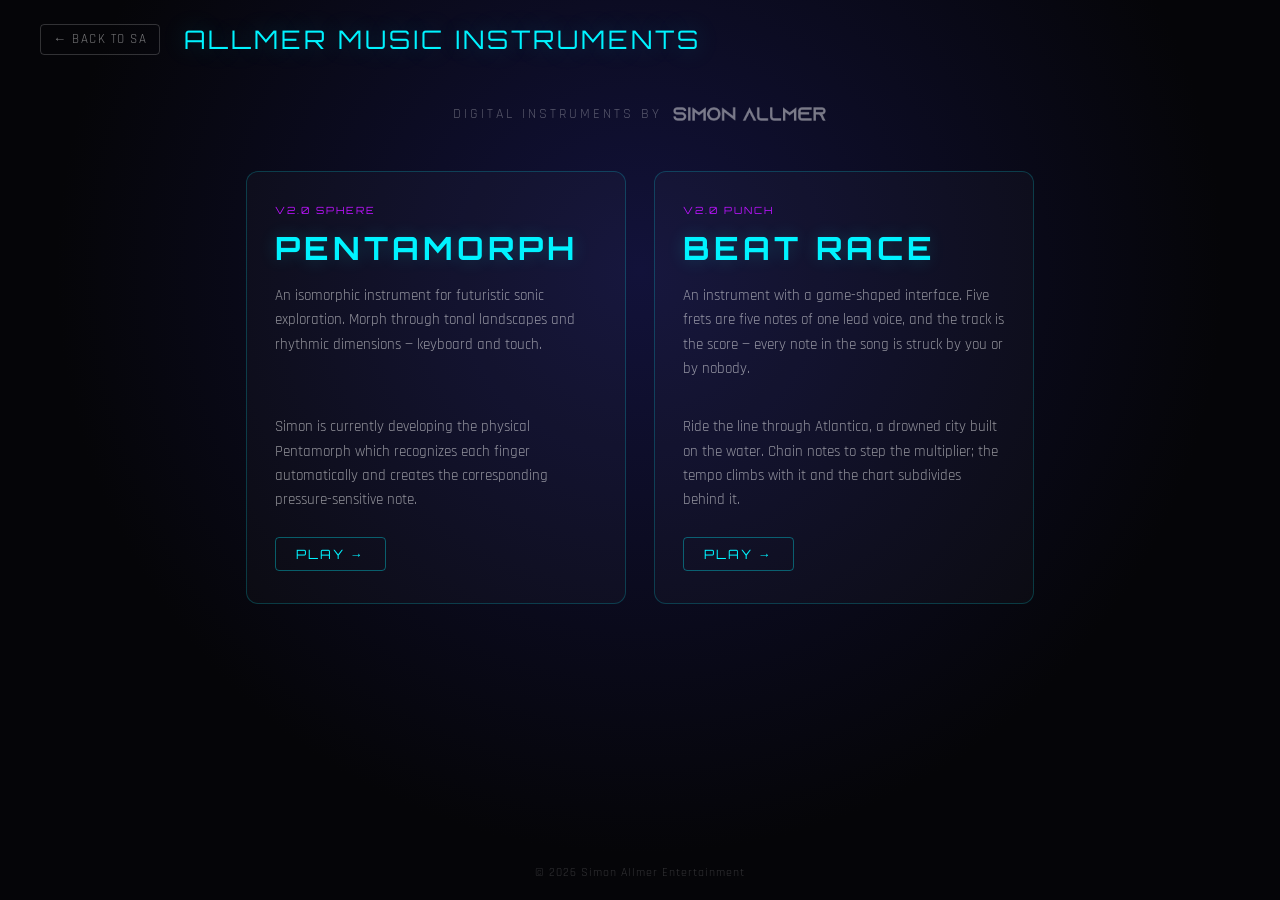
<file: index.html>
<!DOCTYPE html>
<html lang="en">

<head>
    <meta charset="UTF-8">
    <meta name="viewport" content="width=device-width, initial-scale=1.0, viewport-fit=cover">
    <title>Allmer Music Instruments</title>
    <link rel="preconnect" href="https://fonts.googleapis.com">
    <link rel="preconnect" href="https://fonts.gstatic.com" crossorigin>
    <link
        href="https://fonts.googleapis.com/css2?family=Orbitron:wght@400;500;700;900&family=Rajdhani:wght@300;500;700&display=swap"
        rel="stylesheet">
    <link rel="stylesheet" href="style.css">
</head>

<body>
    <div class="page">

        <header class="hub-header">
            <a href="https://simonallmer.com" class="back-to-sa">&#8592; BACK TO SA</a>
            <div class="hub-title">ALLMER MUSIC<br class="title-break"> INSTRUMENTS</div>
        </header>

        <main class="hub-main">
            <p class="tagline">DIGITAL INSTRUMENTS BY <a href="https://simonallmer.com" target="_blank" rel="noopener" class="tagline-logo-link"><img src="assets/Simon Allmer Logo/SimonAllmerLogoRightProportionsWhite.png" alt="Simon Allmer" class="tagline-logo"></a></p>

            <div class="instruments-grid">

                <!-- PENTAMORPH -->
                <a href="./pentamorph/index.html" class="instrument-card">
                    <div class="card-badge">v2.0 Sphere</div>
                    <h2 class="card-name">PENTAMORPH</h2>
                    <p class="card-desc">An isomorphic instrument for futuristic sonic exploration. Morph through
                        tonal landscapes and rhythmic dimensions — keyboard and touch.</p>
                    <p class="card-desc" style="margin-top:10px;">Simon is currently developing the physical Pentamorph which recognizes each finger automatically and creates the corresponding pressure-sensitive note.</p>
                    <div class="card-action">PLAY &#8594;</div>
                    <div class="card-glow"></div>
                </a>

                <!-- BEAT RACE -->
                <a href="./beat-race/index.html" class="instrument-card">
                    <div class="card-badge">v2.0 Punch</div>
                    <h2 class="card-name">BEAT RACE</h2>
                    <p class="card-desc">An instrument with a game-shaped interface. Five frets are five notes of one
                        lead voice, and the track is the score — every note in the song is struck by you or by nobody.</p>
                    <p class="card-desc" style="margin-top:10px;">Ride the line through Atlantica, a drowned city built on
                        the water. Chain notes to step the multiplier; the tempo climbs with it and the chart subdivides
                        behind it.</p>
                    <div class="card-action">PLAY &#8594;</div>
                    <div class="card-glow"></div>
                </a>

            </div>
        </main>

        <footer class="hub-footer">
            &copy; 2026 Simon Allmer Entertainment
        </footer>

    </div>
</body>

</html>
</file>
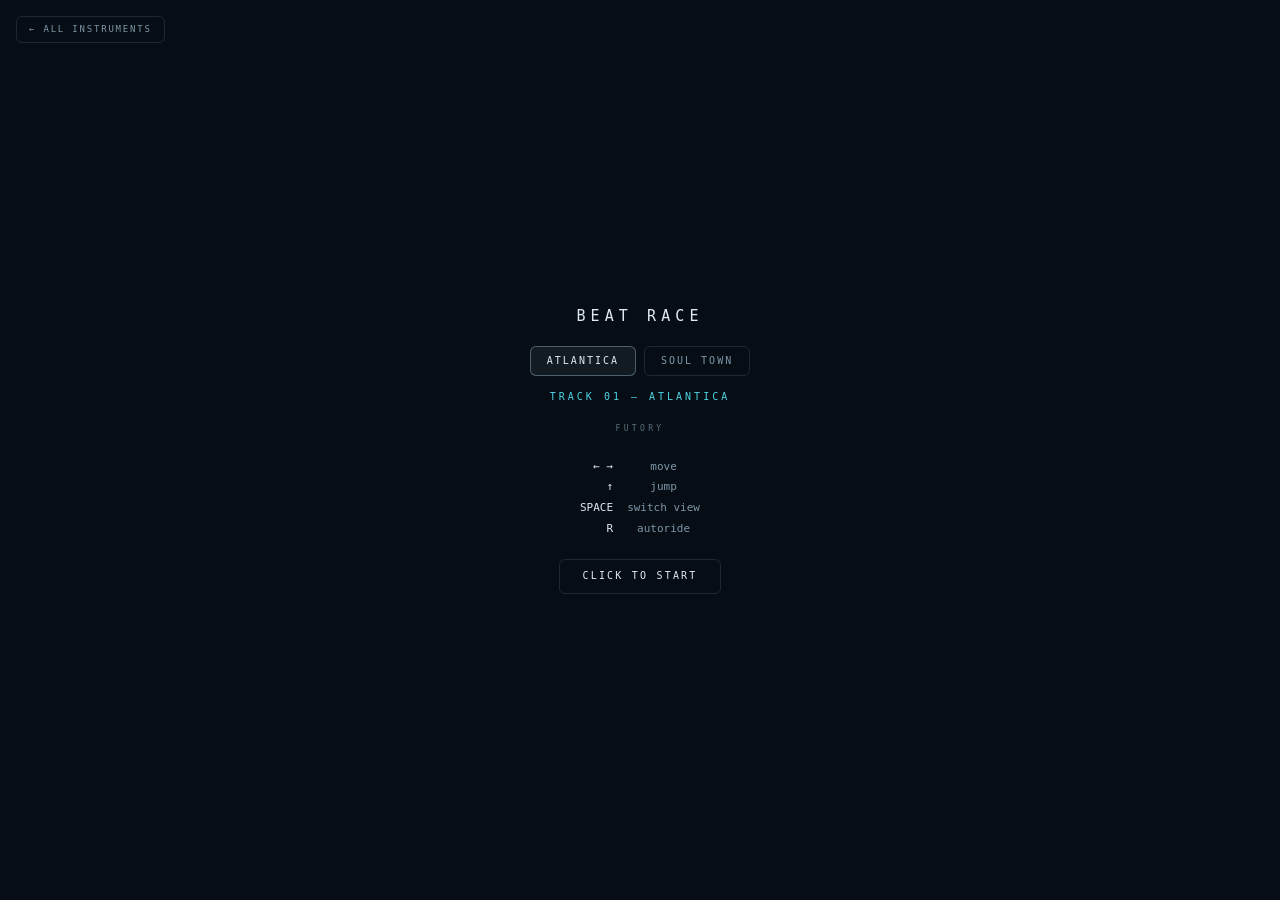
<file: beat-race/index.html>
<!doctype html>
<meta charset="utf-8">
<title>Beat Race</title>
<meta name="viewport" content="width=device-width,initial-scale=1,viewport-fit=cover,user-scalable=no">
<style>
  :root{ --ink:#dfeaf2; --dim:#7f97a8; --panel:rgba(6,13,20,.66); --line:rgba(127,151,168,.20);
         --day:#f5a93c; --night:#4fd4e4; }
  *{box-sizing:border-box; -webkit-tap-highlight-color:transparent}
  html,body{margin:0;height:100%;background:#060d14;overflow:hidden;touch-action:none;
    overscroll-behavior:none;
    font:12px/1.45 ui-monospace,SFMono-Regular,Menlo,monospace;color:var(--ink);
    user-select:none;-webkit-user-select:none}
  /* touch-action does NOT inherit, so the copy on <body> was never governing
     the element the finger actually lands on. This is the one that counts. */
  canvas{position:fixed;inset:0;width:100%;height:100%;display:block;
    touch-action:none;-webkit-touch-callout:none}

  /* ── the mix IS the score readout ───────────────────────────────────── */
  #mix{position:fixed;left:14px;top:50%;transform:translateY(-50%);z-index:10;
    display:flex;flex-direction:column;gap:7px}
  .stem{display:flex;align-items:center;gap:8px}
  .stem .nm{width:40px;font-size:9px;letter-spacing:.13em;color:var(--dim);text-align:right}
  .stem .tr{position:relative;width:74px;height:5px;border-radius:3px;
    background:rgba(127,151,168,.16);overflow:hidden}
  .stem .fl{position:absolute;inset:0 auto 0 0;width:0%;border-radius:3px;background:var(--night)}
  .stem .rv{position:absolute;inset:0 auto 0 0;width:0%;border-radius:3px;opacity:.5}
  .stem.latched .nm{color:var(--ink)}
  .stem.here .nm{color:#fff}
  .stem.drums .fl{background:var(--day)}

  #hud{position:fixed;top:14px;right:14px;text-align:right;z-index:10;
    font-variant-numeric:tabular-nums}
  #hud .big{font-size:30px;line-height:1;letter-spacing:.01em}
  #hud .lbl{font-size:9px;letter-spacing:.16em;text-transform:uppercase;color:var(--dim);margin-top:2px}
  #hud .gear{margin-top:10px;font-size:11px;letter-spacing:.1em;color:var(--dim)}
  #hud .gear b{color:var(--ink);font-weight:400}
  #beats{display:flex;gap:4px;justify-content:flex-end;margin-top:9px}
  #beats i{width:6px;height:6px;border-radius:50%;background:rgba(127,151,168,.22)}

  #flow{position:fixed;top:14px;left:50%;transform:translateX(-50%);z-index:10;text-align:center;
    opacity:0;transition:opacity .18s}
  #flow.on{opacity:1}
  #flow .n{font-size:26px;line-height:1;color:var(--night)}
  #flow .l{font-size:9px;letter-spacing:.2em;text-transform:uppercase;color:var(--dim)}

  /* THE MULTIPLIER. Guitar Hero's real scoreboard: not a number that ticks up,
     but a step change you can hear arriving. Big, centred under the streak. */
  #mult{position:fixed;top:52px;left:50%;transform:translateX(-50%);z-index:10;
    text-align:center;font-variant-numeric:tabular-nums;
    opacity:0;transition:opacity .2s}
  #mult.on{opacity:1}
  #mult .x{font-size:38px;line-height:1;color:var(--day);
    text-shadow:0 0 22px rgba(245,169,60,.55);display:block}
  #mult .l{font-size:8px;letter-spacing:.24em;text-transform:uppercase;color:var(--dim);margin-top:3px}
  #mult.bump .x{animation:multbump .28s ease-out}
  @keyframes multbump{0%{transform:scale(1.55);color:#fff}100%{transform:scale(1)}}

  #judge{position:fixed;left:50%;top:62%;transform:translateX(-50%);z-index:10;
    font-size:11px;letter-spacing:.24em;text-transform:uppercase;opacity:0;pointer-events:none}
  #judge.show{animation:jf .5s ease-out}
  @keyframes jf{0%{opacity:1;transform:translate(-50%,0)}100%{opacity:0;transform:translate(-50%,-14px)}}

  #sect{position:fixed;left:0;right:0;bottom:22px;text-align:center;z-index:10;
    font-size:9px;letter-spacing:.28em;text-transform:uppercase;color:var(--dim)}

  #gate{position:fixed;inset:0;z-index:20;display:grid;place-content:center;justify-items:center;
    gap:16px;background:#060d14;text-align:center;padding:24px;cursor:pointer}
  #gate h2{margin:0;font-size:15px;letter-spacing:.34em;text-transform:uppercase;font-weight:400}
  #gate .track{font-size:10px;letter-spacing:.30em;text-transform:uppercase;color:var(--night);
    margin:-6px 0 2px}
  /* The house the track belongs to. Set below the track line and quieter than
     it — wider tracking and a dimmer ink — because it is the imprint, not the
     title: you should read the name first and notice whose it is second. */
  #gate .brand{font-size:8px;letter-spacing:.42em;text-transform:uppercase;
    color:var(--dim);opacity:.72;margin:0 0 4px}
  #gate .keys{display:grid;grid-template-columns:auto auto;gap:5px 14px;font-size:11px;
    color:var(--dim);margin:4px 0 2px}
  #gate .keys b{color:var(--ink);font-weight:400;text-align:right}
  #gate p{margin:0;max-width:38ch;font-size:11px;color:var(--dim);line-height:1.65}
  #gate .k{border:1px solid var(--line);border-radius:6px;padding:9px 22px;font-size:10px;
    letter-spacing:.22em;text-transform:uppercase;margin-top:4px}
  #gate.hide{display:none}
  /* THE TRACK PICKER. Two tracks now, so the gate has to ask — and it has to
     ask before the audio graph exists, because tempo, scale and echo are all
     properties of the track rather than settings on top of one. */
  #gate .back{position:absolute;top:16px;left:16px;font-size:9px;letter-spacing:.20em;
    text-transform:uppercase;color:var(--dim);text-decoration:none;
    border:1px solid var(--line);border-radius:6px;padding:6px 12px}
  #gate .back:hover{color:var(--ink)}
  #gate .picks{display:flex;gap:8px;margin:2px 0 4px}
  #gate .pick{border:1px solid var(--line);border-radius:6px;padding:7px 16px;
    font-size:10px;letter-spacing:.20em;text-transform:uppercase;color:var(--dim);
    cursor:pointer;transition:color .12s,border-color .12s,background .12s}
  #gate .pick.on{color:var(--ink);border-color:rgba(127,151,168,.55);
    background:rgba(127,151,168,.10)}

  #pausebtn{position:fixed;top:14px;left:14px;z-index:12;width:32px;height:32px;
    display:grid;place-content:center;border:1px solid var(--line);border-radius:7px;
    background:var(--panel);backdrop-filter:blur(12px);color:var(--dim);
    font-size:10px;letter-spacing:1px;cursor:pointer}
  #pausebtn:hover{color:var(--ink)}

  #pause{position:fixed;inset:0;z-index:15;display:none;place-content:center;justify-items:center;
    background:rgba(6,13,20,.74);backdrop-filter:blur(7px);cursor:pointer;text-align:center}
  #pause.on{display:grid}
  #pause .box{display:grid;justify-items:center;gap:12px;padding:26px 34px}
  #pause h3{margin:0;font-size:13px;letter-spacing:.34em;text-transform:uppercase;font-weight:400}
  #pause p{margin:0;max-width:34ch;font-size:11px;color:var(--dim);line-height:1.6}
  #pause .k{border:1px solid var(--line);border-radius:6px;padding:9px 22px;font-size:10px;
    letter-spacing:.22em;text-transform:uppercase}
  #pause .hint{font-size:9px;letter-spacing:.18em;color:var(--dim)}
  #pause .vol{display:flex;align-items:center;gap:10px;margin:4px 0 2px;cursor:default}
  #pause .vol label{font-size:9px;letter-spacing:.18em;text-transform:uppercase;color:var(--dim);width:44px;text-align:right}
  #pause .vol span{font-size:10px;color:var(--ink);width:26px;text-align:left;font-variant-numeric:tabular-nums}
  #pause .vol input[type=range]{width:160px;height:2px;-webkit-appearance:none;appearance:none;
    background:var(--line);border-radius:2px;outline:none;cursor:pointer}
  #pause .vol input[type=range]::-webkit-slider-thumb{-webkit-appearance:none;width:12px;height:12px;
    border-radius:50%;background:var(--ink);cursor:pointer}
  #pause .vol input[type=range]::-moz-range-thumb{width:12px;height:12px;border:0;border-radius:50%;
    background:var(--ink);cursor:pointer}

  /* THE TOUCH HINT. Shown once, on coarse pointers only, and gone after five
     seconds or on the first touch — whichever comes first. A control legend
     that stays up is clutter; one that never appears leaves a phone player
     guessing at a game with no visible buttons. */
  #thint{position:fixed;left:50%;top:50%;transform:translate(-50%,-50%);z-index:14;
    display:none;grid-auto-flow:row;gap:9px;justify-items:center;
    padding:18px 26px;border-radius:14px;
    border:1px solid var(--line);background:rgba(6,13,20,.82);backdrop-filter:blur(12px);
    pointer-events:none;transition:opacity .45s ease}
  #thint.on{display:grid}
  #thint.fade{opacity:0}
  #thint .r{display:flex;align-items:center;gap:11px;font-size:10px;
    letter-spacing:.18em;text-transform:uppercase;color:var(--dim);white-space:nowrap}
  #thint .r b{color:var(--ink);font-weight:400;font-size:15px;width:26px;text-align:center}
  @media (hover:none) and (pointer:coarse){
    #thint.arm{display:grid}
    /* No keyboard legend on a phone — the swipe hint covers it a second later. */
    #gate .keys{display:none}
  }

  /* ── THE ARROW PADS ──────────────────────────────────────────────────
     Only shown when they are switched on (phones, by default). Bottom
     corners, because that is where thumbs already are when a phone is held
     in landscape, and because the middle of the screen is the game. Left
     thumb steers, right thumb takes the vertical — one hand per axis rather
     than one hand doing everything. */
  #pads{display:none}
  #pads.on{display:block}
  #pads .pad{position:fixed;bottom:12px;z-index:11;display:flex;gap:10px}
  #pads .lr{left:56px}                       /* clear of the pause button */
  #pads .ud{right:14px;flex-direction:column}
  .pk{width:52px;height:52px;padding:0;display:grid;place-content:center;
    border:1px solid var(--line);border-radius:13px;
    background:rgba(6,13,20,.62);backdrop-filter:blur(10px);color:var(--ink);
    font:19px/1 ui-monospace,SFMono-Regular,Menlo,monospace;
    touch-action:none;user-select:none;-webkit-user-select:none;cursor:pointer;
    transition:background .09s ease,border-color .09s ease}
  .pk.hit{background:rgba(79,212,228,.24);border-color:rgba(79,212,228,.65);color:#fff}
  /* Down does nothing in chase view — there is nothing below the deck. Dimmed
     rather than removed, so the pad does not change shape twice a song. */
  #pads:not(.side) .pk[data-dir=down]{opacity:.26}
  /* The status line lives along the bottom; the pads now own that strip. */
  body.pads #sect{bottom:74px}

  /* The ?touchdebug readout. Off unless the URL asks for it. */
  #tdbg{position:fixed;left:8px;top:8px;z-index:30;display:none;white-space:pre;
    padding:8px 10px;border-radius:8px;border:1px solid var(--line);
    background:rgba(6,13,20,.88);color:var(--ink);pointer-events:none;
    font:9px/1.55 ui-monospace,SFMono-Regular,Menlo,monospace}
  #tdbg.on{display:block}

  /* AUTORIDE badge. Deliberately obvious — a demo mode that is not clearly
     signposted reads as the controls having stopped working. */
  #auto{position:fixed;left:50%;bottom:44px;transform:translateX(-50%);z-index:11;
    display:none;align-items:center;gap:8px;padding:6px 14px;border-radius:999px;
    border:1px solid rgba(245,169,60,.55);background:rgba(6,13,20,.72);
    backdrop-filter:blur(10px);
    font-size:9px;letter-spacing:.26em;text-transform:uppercase;color:var(--day)}
  #auto.on{display:flex}
  #auto i{width:6px;height:6px;border-radius:50%;background:var(--day);
    animation:autopulse 1.1s ease-in-out infinite}
  @keyframes autopulse{0%,100%{opacity:1}50%{opacity:.25}}

  @media (max-width:640px){ #mix{left:8px;gap:5px} .stem .tr{width:52px} .stem .nm{width:34px}
    #pausebtn{top:auto;bottom:14px;left:14px}
    /* The status line ran full-bleed into the pause button and off both edges on
       a 375px screen. Pad it clear of the button and let it wrap. */
    /* Inset the ELEMENT, not just its padding — a full-bleed box still sits
       under the pause button even when the text inside it is padded clear. */
    #sect{left:56px;right:56px;font-size:8px;letter-spacing:.13em;line-height:1.6}
    #mult .x{font-size:30px}
    #auto{bottom:56px;font-size:8px;letter-spacing:.18em;padding:5px 11px} }

  /* NO AUTORIDE BADGE ON A TOUCH DEVICE. It says "arrow key to take over",
     which is advice for hardware the phone does not have, and it sits in the
     bottom third of the screen — exactly where the thumb lives and where the
     status line already is. On a small screen it stopped reading as a
     signpost and started reading as a warning about something being wrong.

     Matched on `.on` rather than the bare id, because `#auto.on` is a more
     specific selector than `#auto` and would otherwise win. Coarse pointer
     only: on a desktop the badge is doing its job and stays. */
  @media (hover:none) and (pointer:coarse){ #auto, #auto.on{display:none} }
</style>

<canvas id="c"></canvas>

<div id="mix"></div>

<div id="hud">
  <div class="big" id="bpm">124</div>
  <div class="lbl">bpm</div>
  <div class="gear">gear <b id="gear">2</b>/4 &nbsp;·&nbsp; <b id="subdiv">8ths</b></div>
  <div id="beats"><i></i><i></i><i></i><i></i></div>
</div>

<div id="flow"><div class="n" id="flowN">0</div><div class="l">flow</div></div>
<div id="mult"><div class="x">×1</div><div class="l">multiplier</div></div>
<div id="thint">
  <div class="r"><b>&#8596;</b>swipe to change lane</div>
  <div class="r"><b>&#8593;</b>swipe up to jump</div>
  <div class="r"><b>&#8597;</b>side view: up / down the staff</div>
  <div class="r"><b>&#8226;&#8226;</b>double tap to switch view</div>
</div>
<div id="auto"><i></i>Autoride &nbsp;·&nbsp; arrow key to take over</div>
<div id="judge"></div>
<div id="tdbg"></div>
<div id="pads">
  <div class="pad lr">
    <button class="pk" data-dir="left"  aria-label="Move left">&#8592;</button>
    <button class="pk" data-dir="right" aria-label="Move right">&#8594;</button>
  </div>
  <div class="pad ud">
    <button class="pk" data-dir="up"   aria-label="Jump, or up the staff">&#8593;</button>
    <button class="pk" data-dir="down" aria-label="Down the staff">&#8595;</button>
  </div>
</div>
<div id="sect"></div>
<div id="pausebtn" title="Pause (Esc)">❙❙</div>

<div id="pause">
  <div class="box">
    <h3>Paused</h3>
    <p>The audio clock is frozen. Nothing drifts while you're away.</p>
    <div class="vol">
      <label for="vol">Music</label>
      <input id="vol" type="range" min="0" max="100" step="1" value="80">
      <span id="vol_v">80</span>
    </div>
    <div class="k">Resume</div>
    <div class="k" id="padbtn">On-screen arrows: On</div>
    <div class="k" id="autobtn">Autoride</div>
    <div class="k" id="menubtn">Back to menu</div>
    <div class="hint">Esc or P &nbsp;·&nbsp; M to mute &nbsp;·&nbsp; R autoride</div>
  </div>
</div>

<div id="gate">
  <a class="back" id="gback" href="../index.html">&#8592; All instruments</a>
  <h2>Beat Race</h2>
  <div class="picks">
    <div class="pick on" data-track="atlantica">Atlantica</div>
    <div class="pick" data-track="soultown">Soul Town</div>
  </div>
  <div class="track" id="gtrack">Track 01 — Atlantica</div>
  <div class="brand" id="gbrand">Futory</div>
  <div class="keys">
    <b>&larr; &rarr;</b><span>move</span>
    <b>&uarr;</b><span>jump</span>
    <b>SPACE</b><span>switch view</span>
    <b>R</b><span>autoride</span>
  </div>
  <div class="k" id="startk">Click to start</div>
</div>

<script>
"use strict";

/* ══════════════════════════════════════════════════════════════════════════
   BEAT RACE — playable slice
   Built on the verified Look Test 01 renderer.

   ARCHITECTURE, non-negotiable: the audio clock is the master clock.
   Nothing integrates dt. World scroll, object positions, the player's own
   position in the song — all are pure functions of AudioContext.currentTime
   via songBeat(). A dropped frame costs a frame of animation, never a beat,
   and tempo changes stay exact because beats (not seconds) address the chart.
   ══════════════════════════════════════════════════════════════════════════ */

/* ── constants ─────────────────────────────────────────────────────────── */
const LANES = 5, LANE_W = 3.4;
const UPB = 20;                    // world units travelled per beat  → MPH = BPM
const PLAYER_Z = -15;              // player's fixed z; the world comes to them
// The track is ALWAYS above water. Swell is scenery below the deck, never on it.
// Max wave height is ~5.5 * amp, and amp is capped below, so 4.6 clears it.
const DECK_Y = 4.6;
// House tempos. The old top gear (170) is not four-to-the-floor any more, it is
// hard techno — the kick stops swinging and starts machine-gunning.
let GEARS = [120, 126, 134, 146];      // per track; selectTrack() rebinds
const CURVE_W = 27;                // lateral offset a branch moves the centreline
const JUNC_LEAD = 16;              // beats between committing a branch and riding it
const laneX = l => (l - 2) * LANE_W;

/* ── tiny mat4 ─────────────────────────────────────────────────────────── */
const M4 = {
  persp(fovy, asp, n, f){ const t = 1/Math.tan(fovy/2), nf = 1/(n-f);
    return new Float32Array([t/asp,0,0,0, 0,t,0,0, 0,0,(f+n)*nf,-1, 0,0,2*f*n*nf,0]); },
  lookAt(eye, ctr, up){
    let zx=eye[0]-ctr[0], zy=eye[1]-ctr[1], zz=eye[2]-ctr[2];
    let l=Math.hypot(zx,zy,zz)||1; zx/=l; zy/=l; zz/=l;
    let xx=up[1]*zz-up[2]*zy, xy=up[2]*zx-up[0]*zz, xz=up[0]*zy-up[1]*zx;
    l=Math.hypot(xx,xy,xz)||1; xx/=l; xy/=l; xz/=l;
    const yx=zy*xz-zz*xy, yy=zz*xx-zx*xz, yz=zx*xy-zy*xx;
    return new Float32Array([xx,yx,zx,0, xy,yy,zy,0, xz,yz,zz,0,
      -(xx*eye[0]+xy*eye[1]+xz*eye[2]), -(yx*eye[0]+yy*eye[1]+yz*eye[2]),
      -(zx*eye[0]+zy*eye[1]+zz*eye[2]), 1]); },
  mul(a,b){ const o=new Float32Array(16);
    for(let c=0;c<4;c++) for(let r=0;r<4;r++){ let s=0;
      for(let k=0;k<4;k++) s+=a[k*4+r]*b[c*4+k]; o[c*4+r]=s; } return o; }
};

/* ── GL bootstrap ──────────────────────────────────────────────────────── */
const cv = document.getElementById('c');
const gl = cv.getContext('webgl2', {antialias:false, alpha:false, depth:true, powerPreference:'high-performance'});
if(!gl){ document.getElementById('gate').innerHTML =
  '<h2>WebGL2 required</h2><p>Try a current Chrome, Safari or Firefox.</p>'; throw new Error('no webgl2'); }

function sh(t, src){ const s=gl.createShader(t); gl.shaderSource(s, src.trim()); gl.compileShader(s);
  if(!gl.getShaderParameter(s, gl.COMPILE_STATUS)){
    console.error(gl.getShaderInfoLog(s), src.trim().split('\n').map((l,i)=>(i+1)+' '+l).join('\n'));
    throw new Error('shader compile'); } return s; }
function prog(vs, fs){ const p=gl.createProgram();
  gl.attachShader(p, sh(gl.VERTEX_SHADER, vs)); gl.attachShader(p, sh(gl.FRAGMENT_SHADER, fs));
  gl.linkProgram(p);
  if(!gl.getProgramParameter(p, gl.LINK_STATUS)){ console.error(gl.getProgramInfoLog(p)); throw new Error('link'); }
  const u={}, n=gl.getProgramParameter(p, gl.ACTIVE_UNIFORMS);
  for(let i=0;i<n;i++){ const nm=gl.getActiveUniform(p,i).name.replace(/\[0\]$/,'');
    u[nm]=gl.getUniformLocation(p,nm); } return {p,u}; }

/* THE FADE CURVE IS QUINTIC, not cubic, and that one line is why the sky
   stopped looking like a quilt.

   Value noise interpolates a random number per lattice cell. The cubic
   smoothstep f²(3−2f) is C1 — value and slope match across a cell boundary,
   but CURVATURE does not, so there is a second-derivative step on every
   lattice line. Put that through anything with a hard response (the sky runs
   its cloud field through a smoothstep, which is exactly that) and the step
   prints as a straight edge. You get a grid of rectangles at whatever size the
   top octave happens to be, which is what "you can count the pixels" was: not
   resolution, the lattice showing through.

   Measured, sampling |d²/dx²| across 400 cells at 512 samples each:

     cubic     boundary 1.74   interior 0.19    boundary is 9.0x sharper
     quintic   boundary 0.04   interior 0.49    boundary is 0.09x

   Perlin's quintic f³(6f²−15f+10) is C2, so the curvature matches too. It does
   not remove the curvature — it MOVES it off the cell edges and spreads it
   through the interior, which is why the total goes up slightly while the grid
   disappears entirely. Same cost to within a multiply, and every reader of this
   file gets it at once: sky, water, the paper cockle, the watercolour bleed. */
const NOISE = `
float hash21(vec2 p){ p = fract(p*vec2(123.34, 345.45)); p += dot(p, p+34.345); return fract(p.x*p.y); }
float vnoise(vec2 p){ vec2 i=floor(p), f=fract(p); vec2 u=f*f*f*(f*(f*6.0-15.0)+10.0);
  return mix(mix(hash21(i), hash21(i+vec2(1,0)), u.x),
             mix(hash21(i+vec2(0,1)), hash21(i+vec2(1,1)), u.x), u.y); }
float fbm(vec2 p){ float a=0.5,s=0.0; for(int i=0;i<5;i++){ s+=a*vnoise(p); p*=2.03; p+=11.7; a*=0.5; } return s; }
// Six octaves and a gentler roll-off, for the sky specifically: cloud is the
// one place in the frame with no geometry to break up the field, so it needs
// the extra detail and it can afford it — one fullscreen triangle.
float fbmSky(vec2 p){ float a=0.5,s=0.0,n=0.0;
  for(int i=0;i<6;i++){ s+=a*vnoise(p); n+=a; p*=2.17; p+=11.7; a*=0.54; } return s/n; }
float fbm2(vec2 p){ return 0.5*vnoise(p) + 0.25*vnoise(p*2.03 + 11.7); }
float washStep(float x, float steps, float soft){ float sc=x*steps, i=floor(sc), f=fract(sc);
  return (i + smoothstep(0.5-soft, 0.5+soft, f)) / steps; }
`;

/* ── wave field (must stay identical to the JS mirror below) ───────────── */
const WAVE_GLSL = `
const vec4 W0 = vec4( 0.34779, 0.93750, 64.0, 3.10);
const vec4 W1 = vec4( 0.42272,-0.90625, 32.0, 1.55);
const vec4 W2 = vec4(-0.51134, 0.85938, 16.0, 0.62);
const vec4 W3 = vec4( 0.42272, 0.90625,  8.0, 0.23);
const vec4 OMEGA = vec4(0.7853982, 1.5707963, 2.3561945, 3.9269908);
const vec4 SHARP = vec4(1.55, 1.32, 1.12, 1.00);
float waveH(vec2 p, float t, float amp){
  vec4 ws[4]; ws[0]=W0; ws[1]=W1; ws[2]=W2; ws[3]=W3;
  float h = 0.0;
  for(int i=0;i<4;i++){
    float k = 6.2831853 / ws[i].z;
    float ph = k*dot(ws[i].xy, p) - OMEGA[i]*t;
    // max() is load-bearing: pow(x,y) is UNDEFINED for x<0 and returns NaN.
    float s = pow(max(sin(ph)*0.5 + 0.5, 0.0), SHARP[i]);
    h += ws[i].w * amp * (s*2.0 - 1.0);
  }
  return h;
}`;

// JS mirror. Any edit to WAVE_GLSL must be made here too or the Saige will
// float above / sink into the water it is supposed to be riding.
const WAVES = [
  {dx: 0.34779, dy: 0.93750, len:64, amp:3.10, om:0.7853982, sh:1.55},
  {dx: 0.42272, dy:-0.90625, len:32, amp:1.55, om:1.5707963, sh:1.32},
  {dx:-0.51134, dy: 0.85938, len:16, amp:0.62, om:2.3561945, sh:1.12},
  {dx: 0.42272, dy: 0.90625, len: 8, amp:0.23, om:3.9269908, sh:1.00}
];
function waveH(x, z, t, amp){
  let h = 0;
  for(const w of WAVES){
    const k = 6.2831853 / w.len;
    const ph = k*(w.dx*x + w.dy*z) - w.om*t;
    const s = Math.pow(Math.max(Math.sin(ph)*0.5 + 0.5, 0), w.sh);
    h += w.amp * amp * (s*2 - 1);
  }
  return h;
}

/* ── palettes ──────────────────────────────────────────────────────────
   One per world. `tod` runs 0→1 across the first 220 beats, so every track is
   a long night turning over into morning — the same arc, two different nights. */
const PAL_WATER = {
  night:{ zenith:[0.031,0.055,0.106], mid:[0.055,0.145,0.231], horizon:[0.208,0.372,0.451],
          sun:[0.541,0.831,0.902], deep:[0.035,0.098,0.157], body:[0.078,0.243,0.333],
          crest:[0.639,0.906,0.945], sunDir:[-0.35,0.28,-0.9], silh:[0.031,0.075,0.114] },
  day:  { zenith:[0.169,0.086,0.263], mid:[0.522,0.192,0.376], horizon:[0.898,0.545,0.271],
          sun:[1.000,0.780,0.451], deep:[0.184,0.100,0.239], body:[0.455,0.224,0.376],
          crest:[0.988,0.827,0.706], sunDir:[0.30,0.20,-0.93], silh:[0.086,0.043,0.098] }
};
/* SOUL TOWN. Sodium and indigo — the two colours of a city street at night and
   nothing else. The "ocean" here is WET ASPHALT: `deep` is the road, `body` the
   sheen on it, and `crest` is the streetlight lying in the water, which is why
   it is the brightest thing in the palette and warm rather than white. `sun`
   sits low and orange because there is no sun — it is the glow of the town
   itself coming back off the underside of the cloud. */
const PAL_STREET = {
  night:{ zenith:[0.020,0.024,0.055], mid:[0.062,0.058,0.118], horizon:[0.420,0.235,0.130],
          sun:[1.000,0.620,0.280], deep:[0.055,0.052,0.064], body:[0.101,0.095,0.115],
          crest:[0.960,0.585,0.270], sunDir:[-0.30,0.16,-0.94], silh:[0.030,0.028,0.050] },
  day:  { zenith:[0.196,0.157,0.278], mid:[0.478,0.318,0.322], horizon:[0.918,0.616,0.357],
          sun:[1.000,0.839,0.549], deep:[0.098,0.090,0.106], body:[0.204,0.180,0.200],
          crest:[1.000,0.855,0.620], sunDir:[0.28,0.16,-0.95], silh:[0.090,0.072,0.102] }
};
let PAL = PAL_WATER;
const mixArr = (a,b,t)=>a.map((v,i)=>v+(b[i]-v)*t);

/* ══ shaders ═══════════════════════════════════════════════════════════ */
const fsTri = `#version 300 es
const vec2 P[3] = vec2[3](vec2(-1.,-1.), vec2(3.,-1.), vec2(-1.,3.));
out vec2 vUV;
void main(){ vUV = P[gl_VertexID]*0.5+0.5; gl_Position = vec4(P[gl_VertexID], 0.999, 1.0); }`;

const skyFS = `#version 300 es
precision highp float;
in vec2 vUV; out vec4 fragColor;
uniform vec3 uZenith, uMid, uHorizon, uSun;
uniform vec2 uSunUV; uniform float uTime, uAspect;
${NOISE}
void main(){
  float y = vUV.y;
  vec3 col = mix(uHorizon, uMid, smoothstep(0.0, 0.42, y));
  col = mix(col, uZenith, smoothstep(0.34, 1.0, y));
  /* CLOUD. Two layers at different scales rather than one thresholded field:
     a soft base that gives the sky its weight and a finer one laid over it for
     edge detail. The old single layer went through smoothstep(0.42, 0.86),
     which is a hard enough response to print the noise lattice straight onto
     the screen — soft edges are what stop a cloud from having corners. */
  vec2 sp = vec2(vUV.x*uAspect*2.1, y*3.4);
  float base = fbmSky(sp*2.2 + vec2(uTime*0.008, 0.0));
  float fine = fbmSky(sp*6.1 + vec2(uTime*0.013, 4.7));
  /* The threshold sits ABOVE the mean, and that is not a taste call. Averaging
     two independent noise fields halves the variance, so the combined field
     clusters hard around 0.5 — keep the old threshold and most of the sky
     crosses it, which is how a thin band of cloud became solid overcast the
     first time this was tried. Cloud cover is the area above the cut, so the
     cut has to move with the variance. */
  float cl = smoothstep(0.505, 0.80, base*0.78 + fine*0.22) * smoothstep(0.02, 0.32, y);
  col = mix(col, mix(uMid, uSun, 0.45), cl*0.42);
  float d = length((vUV - uSunUV) * vec2(uAspect, 1.0));
  col += uSun * (0.30*exp(-d*3.4) + 0.14*exp(-d*10.0));
  col = mix(col, uHorizon, smoothstep(0.10, 0.0, y));
  /* DITHER. A sky is a long shallow gradient across a thousand pixels of an
     8-bit buffer, which is fewer than one code value per twenty pixels — so it
     bands, and banding on a gradient looks exactly like low resolution. A
     sub-LSB triangular dither breaks the contour up below the level anyone can
     see as noise, and the gradient reads as continuous. */
  float dth = (hash21(gl_FragCoord.xy) + hash21(gl_FragCoord.yx + 7.3) - 1.0) / 255.0;
  fragColor = vec4(col + dth, 1.0);
}`;

const oceanVS = `#version 300 es
precision highp float;
layout(location=0) in vec2 aXZ;
uniform mat4 uVP; uniform float uTime, uAmp, uTravel, uOriginX, uHwBase, uHwSlope;
out vec3 vWorld; out vec3 vN; out float vH; out float vSlope;
${WAVE_GLSL}
/* THE OCEAN FOLLOWS THE CAMERA IN X. It did not, and that was a real bug:
   the grid is built once around world x=0 with a near-field half-width of only
   ~17 units, while a single branch fork walks the track centreline 27 units
   sideways (three forks = 81). The camera drove off the edge of its own water,
   which is why the sea tore up when you changed lane or took a fork.

   uOriginX rides the track centreline, so the mesh is always centred under the
   camera. The wave is still sampled at TRUE world x (aXZ.x + uOriginX), so the
   water stays locked to the world and does not slide along with you — only the
   tessellation moves. Sampling at aXZ.x alone would drag the whole sea
   sideways with the camera, which looks like the boat is stationary and the
   ocean is on rails. */
/* aXZ.x is NORMALISED to [-1,1]; the real half-width is computed here, per
   frame, from the live camera FOV and aspect. It used to be baked into the
   buffer as 14 + |z|*1.05, and that slope corresponds to a 46.4-degree
   half-angle — narrower than the 48.8 degrees a 60-degree FOV actually spans on
   a 2:1 window, and it only gets worse as the window widens. The ocean was
   therefore ALWAYS too narrow for the frustum: short by ~2 units at the near
   row, ~11 at mid distance and ~42 at the far edge, which is the strip of bare
   sky down each side of the screen. Deriving it from the camera means it cannot
   be wrong at any aspect ratio.
   NOTE: no backticks in here — this comment lives inside a JS template
   literal, and one would end the shader string. */
void main(){
  float hw = uHwBase + abs(aXZ.y)*uHwSlope;
  float wx = aXZ.x*hw + uOriginX;
  vec2 p = vec2(wx, aXZ.y + uTravel);
  float e = 0.6;
  float h  = waveH(p,               uTime, uAmp);
  float hx = waveH(p + vec2(e,0.0), uTime, uAmp);
  float hz = waveH(p + vec2(0.0,e), uTime, uAmp);
  float dhdx = (hx-h)/e, dhdz = (hz-h)/e;
  vN = normalize(vec3(-dhdx, 1.0, -dhdz));
  vSlope = length(vec2(dhdx, dhdz));
  vWorld = vec3(wx, h, aXZ.y);
  vH = h;
  gl_Position = uVP * vec4(wx, h, aXZ.y, 1.0);
}`;

const oceanFS = `#version 300 es
precision highp float;
in vec3 vWorld; in vec3 vN; in float vH; in float vSlope;
out vec4 fragColor;
uniform vec3 uDeep, uBody, uCrest, uHorizonCol, uSunDir, uSunCol;
uniform float uAmp, uBands, uTravel;
${NOISE}
void main(){
  vec3 N = normalize(vN);
  float hn = clamp(vH / max(uAmp*4.6, 0.001), -1.0, 1.0);
  vec2 wp = vWorld.xz*0.11 + vec2(0.0, uTravel*0.11);
  float grain = fbm(wp*2.4);
  vec3 col = mix(uDeep, uBody, smoothstep(-0.75, 0.80, hn + (grain-0.5)*0.30));
  float hi = smoothstep(0.44, 0.90, hn + (grain-0.5)*0.42);
  float sl = smoothstep(0.30, 0.72, vSlope);
  col = mix(col, uCrest, clamp(hi*sl, 0.0, 1.0)*0.88);
  float ndl = dot(N, normalize(uSunDir))*0.5 + 0.5;
  float lit = washStep(clamp(ndl,0.0,1.0), uBands, 0.28);
  col *= mix(0.62, 1.20, lit);
  col += uSunCol * lit * 0.045;
  col = mix(col, uHorizonCol*0.85, 0.15*clamp(N.y, 0.0, 1.0));
  float dist = -vWorld.z;
  float fog = 1.0 - exp(-pow(max(dist,0.0)*0.0053, 1.78));
  col = mix(col, uHorizonCol, clamp(fog, 0.0, 1.0));
  fragColor = vec4(col, 1.0);
}`;

/* ── instanced flat-shaded objects: deck, pillars, hazards, orbs, Saige ── */
const objVS = `#version 300 es
precision highp float;
layout(location=0) in vec3 aPos;
layout(location=1) in vec3 aNrm;
layout(location=2) in vec3 iPos;
layout(location=3) in vec3 iScale;
layout(location=4) in vec3 iCol;
layout(location=5) in vec3 iRot;    // x = pitch (wheelie), y = roll (lean), z = yaw
layout(location=6) in float iGlow;
uniform mat4 uVP;
uniform vec3 uCam;
out vec3 vN; out vec3 vCol; out float vGlow; out float vDist;
void main(){
  float cp=cos(iRot.x), sp=sin(iRot.x), cr=cos(iRot.y), sr=sin(iRot.y);
  float cy=cos(iRot.z), sy=sin(iRot.z);
  mat3 RX = mat3(1.,0.,0.,  0.,cp,sp,  0.,-sp,cp);
  mat3 RZ = mat3(cr,sr,0., -sr,cr,0.,  0.,0.,1.);
  /* YAW. New, and the reason a corner is drawable at all: a kerb, a lane
     divider or a building on a street running east-west has to be square to
     THAT street, not to the one you happen to be on. Applied innermost so it
     turns the object about its own axis before the lean and wheelie ride on
     top of it. */
  mat3 RY = mat3(cy,0.,-sy,  0.,1.,0.,  sy,0.,cy);
  mat3 R = RZ * RX * RY;
  vec3 wp = R * (aPos * iScale) + iPos;
  vN = normalize(R * aNrm);
  /* FOG BY DISTANCE FROM THE CAMERA, not by -z. On a straight track the two
     agree and this changed nothing; around a corner they do not, and the old
     one made the street you are turning INTO clearer than the one you are on,
     because its geometry sits off to the side at a small -z. */
  vCol = iCol; vGlow = iGlow; vDist = length(wp - uCam);
  gl_Position = uVP * vec4(wp, 1.0);
}`;

const objFS = `#version 300 es
precision highp float;
in vec3 vN; in vec3 vCol; in float vGlow; in float vDist;
out vec4 fragColor;
uniform vec3 uSunDir, uHorizonCol;
uniform float uBands;
${NOISE}
void main(){
  vec3 N = normalize(vN);
  float ndl = dot(N, normalize(uSunDir))*0.5 + 0.5;
  float lit = washStep(clamp(ndl,0.0,1.0), uBands, 0.30);
  vec3 col = vCol * mix(0.52, 1.18, lit);
  col = mix(col, vCol, vGlow);            // emissive objects ignore the light
  col += vCol * vGlow * 0.55;
  float fog = 1.0 - exp(-pow(max(vDist,0.0)*0.0053, 1.78));
  col = mix(col, uHorizonCol, clamp(fog,0.0,1.0) * (1.0 - vGlow*0.55));
  fragColor = vec4(col, 1.0);
}`;

const silhVS = `#version 300 es
precision highp float;
layout(location=0) in vec2 aQuad;
uniform mat4 uVP; uniform vec3 uPos; uniform vec2 uSize;
out vec2 vUV;
void main(){ vUV = aQuad*0.5+0.5;
  vec3 w = uPos + vec3(aQuad.x*uSize.x*0.5, (aQuad.y*0.5+0.5)*uSize.y, 0.0);
  gl_Position = uVP * vec4(w, 1.0); }`;

const silhFS = `#version 300 es
precision highp float;
in vec2 vUV; out vec4 fragColor;
uniform sampler2D uTex; uniform vec3 uSilh, uHorizonCol; uniform float uFog;
void main(){
  float a = texture(uTex, vec2(vUV.x, 1.0-vUV.y)).a;
  if(a < 0.02) discard;
  vec3 col = mix(uSilh, uHorizonCol*0.82, uFog*0.86);
  fragColor = vec4(col, a * (1.0 - uFog*0.42));
}`;

const postFS = `#version 300 es
precision highp float;
in vec2 vUV; out vec4 fragColor;
uniform sampler2D uColor, uDepth, uPaperTex;
uniform vec2 uTexel, uPaperScale;
uniform float uWet, uNear, uFar, uShake;
${NOISE}
float linDepth(vec2 uv){ float z = texture(uDepth, uv).r*2.0-1.0;
  return (2.0*uNear*uFar) / (uFar + uNear - z*(uFar-uNear)); }
void main(){
  vec2 uv = vUV;
  if(uShake > 0.001){                      // impact judder, screen space
    uv += vec2(vnoise(vec2(uWet*90.0, 3.0))-0.5, vnoise(vec2(7.0, uWet*90.0))-0.5) * uShake * 0.03;
  }
  float wet = uWet;
  vec2 px = uTexel;

  // 1. BLEED — pigment migrating through wet paper. Low frequency by necessity:
  //    high-frequency flow reads as digital noise, not as water in paper.
  float n1 = vnoise(uv*4.0 + 3.1)*0.65 + vnoise(uv*9.0 + 1.3)*0.35;
  float n2 = vnoise(uv*4.0 + 19.7)*0.65 + vnoise(uv*9.0 + 27.1)*0.35;
  vec2 flow = (vec2(n1,n2) - 0.5) * 2.0;
  float bleedR = 1.6 + wet*2.6;
  vec3 col = texture(uColor, uv + flow*px*bleedR).rgb;
  col = mix(col, texture(uColor, uv + flow*px*bleedR*2.7).rgb, 0.34);

  // 2. EDGE POOLING — pigment concentrating where the wash stops
  float wob = (vnoise(uv*22.0)-0.5)*2.4;
  vec2 o = px * (1.0+wob) * 1.5;
  float d0 = linDepth(uv), dE = 0.0;
  dE = max(dE, abs(linDepth(uv+vec2(o.x,0.0))-d0));
  dE = max(dE, abs(linDepth(uv-vec2(o.x,0.0))-d0));
  dE = max(dE, abs(linDepth(uv+vec2(0.0,o.y))-d0));
  dE = max(dE, abs(linDepth(uv-vec2(0.0,o.y))-d0));
  float depthEdge = smoothstep(0.010, 0.075, dE/max(d0,1.0)) * exp(-d0*0.0055);
  const vec3 L = vec3(0.299,0.587,0.114);
  float l0 = dot(col, L), lE = 0.0;
  lE = max(lE, abs(dot(texture(uColor, uv+vec2(o.x,0.0)).rgb, L) - l0));
  lE = max(lE, abs(dot(texture(uColor, uv+vec2(0.0,o.y)).rgb, L) - l0));
  float edge = clamp(max(depthEdge, smoothstep(0.045,0.30,lE)*0.75), 0.0, 1.0) * (0.55 + wet*0.65);
  col *= 1.0 - edge*0.55;
  col = mix(col, col*vec3(0.86,0.94,1.06), edge*0.5);

  // 3. PAPER — screen space, static. The paper never moves; the painting does.
  float grain = texture(uPaperTex, vUV*uPaperScale).r;
  float cockle = fbm2(vUV*vec2(4.5,2.8));
  float tooth = (grain-0.5)*0.15 + (cockle-0.5)*0.075;
  float lum = dot(col, L);
  float gran = 1.0 - abs(lum-0.42)*2.0;
  col *= 1.0 + tooth*(0.55 + clamp(gran,0.0,1.0)*0.9);

  col = mix(col, col*vec3(1.03,1.0,0.97), 0.5);
  col += vec3(0.012,0.020,0.030)*wet;
  col *= 1.0 - smoothstep(0.42,0.98,length(vUV-0.5))*0.42;
  // And again at the end: the vignette and the paper wash both reintroduce
  // shallow gradients after the sky has already been dithered.
  col += (hash21(gl_FragCoord.xy*1.7) + hash21(gl_FragCoord.yx*1.3 + 19.1) - 1.0) / 255.0;
  fragColor = vec4(max(col,0.0), 1.0);
}`;

const P_sky   = prog(fsTri, skyFS);
const P_ocean = prog(oceanVS, oceanFS);
const P_obj   = prog(objVS, objFS);
const P_silh  = prog(silhVS, silhFS);
const P_post  = prog(fsTri, postFS);

/* ── ocean projected grid ──────────────────────────────────────────────── */
const GW=200, GD=150, ZN=3, ZF=430;
const overts = new Float32Array((GW+1)*(GD+1)*2);
/* x is stored NORMALISED (-1..1) and scaled in the vertex shader, so the sheet
   can be re-fitted to the camera every frame without touching the buffer. */
{ let k=0;
  for(let j=0;j<=GD;j++){ const t=j/GD;
    const z = -(ZN + (ZF-ZN)*Math.pow(t,2.15));
    for(let i=0;i<=GW;i++){ overts[k++]=(i/GW*2-1); overts[k++]=z; } } }
const oidx = new Uint32Array(GW*GD*6);
{ let k=0;
  for(let j=0;j<GD;j++) for(let i=0;i<GW;i++){
    const a=j*(GW+1)+i, b=a+1, c=a+(GW+1), d=c+1;
    oidx[k++]=a; oidx[k++]=c; oidx[k++]=b; oidx[k++]=b; oidx[k++]=c; oidx[k++]=d; } }
const vaoOcean = gl.createVertexArray();
gl.bindVertexArray(vaoOcean);
const vboO = gl.createBuffer(); gl.bindBuffer(gl.ARRAY_BUFFER, vboO);
gl.bufferData(gl.ARRAY_BUFFER, overts, gl.STATIC_DRAW);
gl.enableVertexAttribArray(0); gl.vertexAttribPointer(0,2,gl.FLOAT,false,0,0);
const iboO = gl.createBuffer(); gl.bindBuffer(gl.ELEMENT_ARRAY_BUFFER, iboO);
gl.bufferData(gl.ELEMENT_ARRAY_BUFFER, oidx, gl.STATIC_DRAW);
gl.bindVertexArray(null);

const vaoQuad = gl.createVertexArray(); gl.bindVertexArray(vaoQuad);
const vboQ = gl.createBuffer(); gl.bindBuffer(gl.ARRAY_BUFFER, vboQ);
gl.bufferData(gl.ARRAY_BUFFER, new Float32Array([-1,-1, 1,-1, -1,1, 1,1]), gl.STATIC_DRAW);
gl.enableVertexAttribArray(0); gl.vertexAttribPointer(0,2,gl.FLOAT,false,0,0);
gl.bindVertexArray(null);
const vaoEmpty = gl.createVertexArray();

/* ── instanced mesh helper ─────────────────────────────────────────────── */
const INST_FLOATS = 13;                                   // pos3 scale3 col3 rot3 glow1
function makeMesh(pos, nrm, idxArr, maxInst){
  const vao = gl.createVertexArray(); gl.bindVertexArray(vao);
  const vb = gl.createBuffer(); gl.bindBuffer(gl.ARRAY_BUFFER, vb);
  gl.bufferData(gl.ARRAY_BUFFER, new Float32Array(pos), gl.STATIC_DRAW);
  gl.enableVertexAttribArray(0); gl.vertexAttribPointer(0,3,gl.FLOAT,false,0,0);
  const nb = gl.createBuffer(); gl.bindBuffer(gl.ARRAY_BUFFER, nb);
  gl.bufferData(gl.ARRAY_BUFFER, new Float32Array(nrm), gl.STATIC_DRAW);
  gl.enableVertexAttribArray(1); gl.vertexAttribPointer(1,3,gl.FLOAT,false,0,0);
  const ib = gl.createBuffer(); gl.bindBuffer(gl.ELEMENT_ARRAY_BUFFER, ib);
  gl.bufferData(gl.ELEMENT_ARRAY_BUFFER, new Uint16Array(idxArr), gl.STATIC_DRAW);
  const inb = gl.createBuffer(); gl.bindBuffer(gl.ARRAY_BUFFER, inb);
  gl.bufferData(gl.ARRAY_BUFFER, maxInst*INST_FLOATS*4, gl.DYNAMIC_DRAW);
  const S = INST_FLOATS*4;
  const at = [[2,3,0],[3,3,12],[4,3,24],[5,3,36],[6,1,48]];
  for(const [loc,size,off] of at){
    gl.enableVertexAttribArray(loc);
    gl.vertexAttribPointer(loc, size, gl.FLOAT, false, S, off);
    gl.vertexAttribDivisor(loc, 1);
  }
  gl.bindVertexArray(null);
  return { vao, inb, count: idxArr.length, data: new Float32Array(maxInst*INST_FLOATS),
           n: 0, max: maxInst };
}
/* `yaw` is last and optional, so every call site written before the city had
   corners still reads correctly and still means "square to the camera". */
function pushInst(m, x,y,z, sx,sy,sz, r,g,b, pitch,roll, glow, yaw){
  if(m.n >= m.max) return;
  const d = m.data, o = m.n*INST_FLOATS;
  d[o]=x; d[o+1]=y; d[o+2]=z; d[o+3]=sx; d[o+4]=sy; d[o+5]=sz;
  d[o+6]=r; d[o+7]=g; d[o+8]=b; d[o+9]=pitch; d[o+10]=roll; d[o+11]=yaw||0;
  d[o+12]=glow;
  m.n++;
}
function drawMesh(m){
  if(!m.n) return;
  gl.bindVertexArray(m.vao);
  gl.bindBuffer(gl.ARRAY_BUFFER, m.inb);
  gl.bufferSubData(gl.ARRAY_BUFFER, 0, m.data, 0, m.n*INST_FLOATS);
  gl.drawElementsInstanced(gl.TRIANGLES, m.count, gl.UNSIGNED_SHORT, 0, m.n);
  m.n = 0;
}

function boxGeo(){
  const p=[], n=[], id=[];
  const F=[[[ 0, 0, 1],[-1,-1,1, 1,-1,1, 1,1,1, -1,1,1]],
           [[ 0, 0,-1],[1,-1,-1, -1,-1,-1, -1,1,-1, 1,1,-1]],
           [[ 1, 0, 0],[1,-1,1, 1,-1,-1, 1,1,-1, 1,1,1]],
           [[-1, 0, 0],[-1,-1,-1, -1,-1,1, -1,1,1, -1,1,-1]],
           [[ 0, 1, 0],[-1,1,1, 1,1,1, 1,1,-1, -1,1,-1]],
           [[ 0,-1, 0],[-1,-1,-1, 1,-1,-1, 1,-1,1, -1,-1,1]]];
  for(const [nr,v] of F){ const b=p.length/3;
    for(let i=0;i<4;i++){ p.push(v[i*3],v[i*3+1],v[i*3+2]); n.push(nr[0],nr[1],nr[2]); }
    id.push(b,b+1,b+2, b,b+2,b+3); }
  return [p,n,id];
}
function sphereGeo(seg=10, rings=7){
  const p=[], n=[], id=[];
  for(let r=0;r<=rings;r++){ const phi=r/rings*Math.PI;
    for(let s=0;s<=seg;s++){ const th=s/seg*Math.PI*2;
      const x=Math.sin(phi)*Math.cos(th), y=Math.cos(phi), z=Math.sin(phi)*Math.sin(th);
      p.push(x,y,z); n.push(x,y,z); } }
  for(let r=0;r<rings;r++) for(let s=0;s<seg;s++){
    const a=r*(seg+1)+s, b=a+seg+1;
    id.push(a,b,a+1, a+1,b,b+1); }
  return [p,n,id];
}
// Torus with its axis along X, so rotating about X rolls it forward.
// This is the Saige wheel: a luminous ring, not a solid sphere.
function torusGeo(R=1, r=0.30, su=16, sv=8){
  const p=[], n=[], id=[];
  for(let i=0;i<=su;i++){ const u=i/su*Math.PI*2, cu=Math.cos(u), siu=Math.sin(u);
    for(let j=0;j<=sv;j++){ const v=j/sv*Math.PI*2, cv=Math.cos(v), sv2=Math.sin(v);
      p.push(r*sv2, (R+r*cv)*cu, (R+r*cv)*siu);
      n.push(sv2, cv*cu, cv*siu); } }
  for(let i=0;i<su;i++) for(let j=0;j<sv;j++){
    const a=i*(sv+1)+j, b=a+sv+1;
    id.push(a,b,a+1, a+1,b,b+1); }
  return [p,n,id];
}

// Saige hull: a low, long, faceted wedge. Silhouette does the work — the deck art
// reads as a dark shape with luminous rings, so the body stays near-black.
function hullGeo(){
  const v=[[0,0.10,-2.0],[0.62,0.02,0.5],[-0.62,0.02,0.5],[0,0.52,0.10],[0,-0.22,0.30],[0,0.20,1.55]];
  const f=[[0,1,3],[0,3,2],[0,4,1],[0,2,4],[3,1,5],[3,5,2],[1,4,5],[4,2,5]];
  const p=[], n=[], id=[];
  for(const t of f){ const b=p.length/3;
    const A=v[t[0]],B=v[t[1]],C=v[t[2]];
    const ux=B[0]-A[0],uy=B[1]-A[1],uz=B[2]-A[2];
    const wx=C[0]-A[0],wy=C[1]-A[1],wz=C[2]-A[2];
    let nx=uy*wz-uz*wy, ny=uz*wx-ux*wz, nz=ux*wy-uy*wx;
    const L=Math.hypot(nx,ny,nz)||1; nx/=L; ny/=L; nz/=L;
    for(const q of [A,B,C]){ p.push(q[0],q[1],q[2]); n.push(nx,ny,nz); }
    id.push(b,b+1,b+2); }
  return [p,n,id];
}
/* Raised for Soul Town. The city used to be slabs and lamps; it is now
   facades, fire escapes, marquees, blade signs, hoardings, kerbside cars and
   lane-count signs, all of it inside one instanced draw. Measured peak with
   everything on screen is ~1600 boxes, so 4200 is headroom rather than a
   budget — and pushInst() drops silently past its cap, which is the one
   failure mode worth over-provisioning against because it looks like the city
   half-existing rather than like an error.

   Raised again once the town reached the fog limit and grew traffic: measured
   peak is 3631 in the densest corner of The Strip, where tall theatres, blade
   signs, marquees and a full 450-unit radius all land in one frame. 4200 was
   a 14% margin on that, which is not a margin — one more archetype or one
   wider street and the far half of the city would start silently vanishing.
   The buffer costs 13 floats an instance; 6000 of them is 312KB. */
const MESH_BOX  = makeMesh(...boxGeo(),   6000);   // Soul Town's blocks and lamps live here too
const MESH_SPH  = makeMesh(...sphereGeo(), 900);
const MESH_HULL = makeMesh(...hullGeo(),    12);
const MESH_TOR  = makeMesh(...torusGeo(),   16);

/* ── paper + drowned-town silhouettes ──────────────────────────────────── */
const PAPER_N = 512;
function makePaper(){
  const c2=document.createElement('canvas'); c2.width=c2.height=PAPER_N;
  const x2=c2.getContext('2d'); const img=x2.createImageData(PAPER_N,PAPER_N); const d=img.data;
  const prev=new Float32Array(PAPER_N);
  for(let y=0;y<PAPER_N;y++) for(let x=0;x<PAPER_N;x++){
    const v=Math.random()*0.68 + prev[x]*0.32; prev[x]=v;
    const b=128+(v-0.5)*168, i=(y*PAPER_N+x)*4;
    d[i]=d[i+1]=d[i+2]=b; d[i+3]=255; }
  x2.putImageData(img,0,0);
  x2.globalAlpha=0.10;
  for(let i=0;i<900;i++){ const x=Math.random()*PAPER_N,y=Math.random()*PAPER_N;
    const len=6+Math.random()*40, ang=(Math.random()-0.5)*0.5+(Math.random()>0.5?0:Math.PI/2);
    x2.strokeStyle=Math.random()>0.5?'#fff':'#000'; x2.lineWidth=0.6+Math.random()*1.1;
    x2.beginPath(); x2.moveTo(x,y); x2.lineTo(x+Math.cos(ang)*len,y+Math.sin(ang)*len); x2.stroke(); }
  const t=gl.createTexture(); gl.bindTexture(gl.TEXTURE_2D,t);
  gl.texImage2D(gl.TEXTURE_2D,0,gl.RGBA,gl.RGBA,gl.UNSIGNED_BYTE,c2);
  gl.texParameteri(gl.TEXTURE_2D,gl.TEXTURE_MIN_FILTER,gl.LINEAR);
  gl.texParameteri(gl.TEXTURE_2D,gl.TEXTURE_MAG_FILTER,gl.LINEAR);
  gl.texParameteri(gl.TEXTURE_2D,gl.TEXTURE_WRAP_S,gl.REPEAT);
  gl.texParameteri(gl.TEXTURE_2D,gl.TEXTURE_WRAP_T,gl.REPEAT);
  return t;
}
const texPaper = makePaper();

function makeTown(seed,w=1280,h=320){
  let s=seed; const rnd=()=>(s=(s*1664525+1013904223)>>>0)/4294967296;
  const c2=document.createElement('canvas'); c2.width=w; c2.height=h;
  const x2=c2.getContext('2d'); x2.clearRect(0,0,w,h); x2.fillStyle='#000'; x2.strokeStyle='#000';
  const water=h*0.86;
  for(let i=0;i<90;i++){ const px=rnd()*w, top=water-rnd()*h*0.42;
    x2.lineWidth=1.2+rnd()*2.4; x2.beginPath(); x2.moveTo(px,top);
    x2.lineTo(px+(rnd()-0.5)*7, water+rnd()*h*0.09); x2.stroke(); }
  let x=-40;
  while(x<w+40){
    const bw=26+rnd()*84, bh=h*(0.16+rnd()*0.46), by=water-h*rnd()*0.16, top=by-bh;
    const j=()=>(rnd()-0.5)*3;
    x2.beginPath(); x2.moveTo(x+j(),by+j()); x2.lineTo(x+j(),top+j());
    if(rnd()>0.35){ x2.lineTo(x+bw*0.5+j(), top-bh*(0.14+rnd()*0.3)+j()); x2.lineTo(x+bw+j(),top+j()); }
    else { x2.lineTo(x+bw*0.42+j(),top-bh*0.07+j()); x2.lineTo(x+bw*0.42+j(),top+j()); x2.lineTo(x+bw+j(),top+j()); }
    x2.lineTo(x+bw+j(),by+j()); x2.closePath(); x2.fill();
    if(rnd()>0.55){ const mx=x+bw*(0.2+rnd()*0.6), mh=bh*(0.3+rnd()*0.95);
      x2.lineWidth=1+rnd()*1.6; x2.beginPath(); x2.moveTo(mx,top);
      x2.lineTo(mx+(rnd()-0.5)*5, top-mh); x2.stroke();
      if(rnd()>0.6){ x2.beginPath(); x2.arc(mx,top-mh,2+rnd()*3,0,6.284); x2.fill(); } }
    x += bw*(0.52+rnd()*0.55);
  }
  const t=gl.createTexture(); gl.bindTexture(gl.TEXTURE_2D,t);
  gl.texImage2D(gl.TEXTURE_2D,0,gl.RGBA,gl.RGBA,gl.UNSIGNED_BYTE,c2);
  gl.generateMipmap(gl.TEXTURE_2D);
  gl.texParameteri(gl.TEXTURE_2D,gl.TEXTURE_MIN_FILTER,gl.LINEAR_MIPMAP_LINEAR);
  gl.texParameteri(gl.TEXTURE_2D,gl.TEXTURE_WRAP_S,gl.CLAMP_TO_EDGE);
  gl.texParameteri(gl.TEXTURE_2D,gl.TEXTURE_WRAP_T,gl.CLAMP_TO_EDGE);
  return t;
}
const towns=[makeTown(7),makeTown(4021),makeTown(90210)];
/* The horizon city. `x` is now an offset from the track centreline, not an
   absolute world position, and `cover:true` marks the backdrop layer that must
   always reach both screen edges — its width is fitted to the frustum at draw
   time. The other three are deliberately partial: they are clusters of city,
   and they should slide past rather than form a continuous wall.

   Before this they sat at fixed world x with fixed widths, so once the route
   branched (27 units per fork) the whole skyline drifted sideways and ran out
   before the edge of the screen — the band of city that stops short on the left
   and right. */
const SILH=[
  {tex:towns[0], pos:[  10,-2,-372], size:[900,30], fog:0.88, cover:true},
  {tex:towns[1], pos:[-150,-2,-262], size:[430,22], fog:0.72},
  {tex:towns[2], pos:[ 190,-2,-205], size:[320,17], fog:0.58},
  {tex:towns[1], pos:[ -40,-2,-152], size:[210,12], fog:0.44}
];

// Scratch, so the per-frame silhouette fit allocates nothing.
const SILH_POS = new Float32Array(3), SILH_SIZE = new Float32Array(2);

/* ── framebuffer ───────────────────────────────────────────────────────── */
let fbo, texColor, texDepth, FW=1, FH=1;
function makeFBO(w,h){
  if(fbo){ gl.deleteFramebuffer(fbo); gl.deleteTexture(texColor); gl.deleteTexture(texDepth); }
  FW=Math.max(1,w|0); FH=Math.max(1,h|0);
  texColor=gl.createTexture(); gl.bindTexture(gl.TEXTURE_2D,texColor);
  gl.texImage2D(gl.TEXTURE_2D,0,gl.RGBA8,FW,FH,0,gl.RGBA,gl.UNSIGNED_BYTE,null);
  gl.texParameteri(gl.TEXTURE_2D,gl.TEXTURE_MIN_FILTER,gl.LINEAR);
  gl.texParameteri(gl.TEXTURE_2D,gl.TEXTURE_MAG_FILTER,gl.LINEAR);
  gl.texParameteri(gl.TEXTURE_2D,gl.TEXTURE_WRAP_S,gl.CLAMP_TO_EDGE);
  gl.texParameteri(gl.TEXTURE_2D,gl.TEXTURE_WRAP_T,gl.CLAMP_TO_EDGE);
  texDepth=gl.createTexture(); gl.bindTexture(gl.TEXTURE_2D,texDepth);
  gl.texImage2D(gl.TEXTURE_2D,0,gl.DEPTH_COMPONENT24,FW,FH,0,gl.DEPTH_COMPONENT,gl.UNSIGNED_INT,null);
  gl.texParameteri(gl.TEXTURE_2D,gl.TEXTURE_MIN_FILTER,gl.NEAREST);
  gl.texParameteri(gl.TEXTURE_2D,gl.TEXTURE_MAG_FILTER,gl.NEAREST);
  gl.texParameteri(gl.TEXTURE_2D,gl.TEXTURE_WRAP_S,gl.CLAMP_TO_EDGE);
  gl.texParameteri(gl.TEXTURE_2D,gl.TEXTURE_WRAP_T,gl.CLAMP_TO_EDGE);
  fbo=gl.createFramebuffer(); gl.bindFramebuffer(gl.FRAMEBUFFER,fbo);
  gl.framebufferTexture2D(gl.FRAMEBUFFER,gl.COLOR_ATTACHMENT0,gl.TEXTURE_2D,texColor,0);
  gl.framebufferTexture2D(gl.FRAMEBUFFER,gl.DEPTH_ATTACHMENT, gl.TEXTURE_2D,texDepth,0);
  gl.bindFramebuffer(gl.FRAMEBUFFER,null);
}

/* ══════════════════════════════════════════════════════════════════════════
   THE CHART
   Hand-authored, deliberately. A rhythm game's chart is its soul, and an
   onset-detection algorithm writing it would be outsourcing exactly the thing
   that makes the game alive. Patterns are 16th-note steps; `s` is the step
   index within the pattern, `lane` is 0..4, and flow points sit on OFF-beats
   (odd steps) by design — that is what separates surviving from playing.
   ══════════════════════════════════════════════════════════════════════════ */
/* ── PHRASES, NOT A STREAM ──────────────────────────────────────────────
   The old charts put an orb on every 8th — 16 per 2 bars — on the theory that
   "orbs are the groove, so they must be frequent". That theory is now dead, and
   this is the corrected version of it.

   An orb on every 8th means every orb is the same orb. There is no phrase head,
   no rest to fall into, no figure to anticipate, and every note is worth exactly
   what the last one was. The result reads as strumming: continuous, undifferen-
   tiated motion. Frequency was never what made it feel like drumming; SHAPE is.

   These charts are built from figures instead:

     · 6–10 notes per 2 bars, not 16.
     · Every figure opens on an ACCENT (`a:2`) — that is the punch, and it pumps
       the bed underneath it.
     · Figures are separated by RESTS. The silence is what makes the next accent
       land; it is load-bearing, not a gap someone forgot to fill.
     · Lines have melodic direction — a climb, a fall, a leap and a return — so
       you can see the riff coming and play into it rather than reacting to each
       note in isolation.
     · Syncopation. Notes sit off the 8th grid (odd 16ths) deliberately, which is
       where the swing lives and what the Flow chain rewards.

   `s` is the 16th step within the pattern, `lane` is the fret, `a` is the
   accent tier (2 = phrase head, 1 = body, 0 = ghost).

   CHARTS MUST STILL WALK. A lane change snaps to the 8th, so consecutive notes
   may not be further apart in lanes than there are 8ths between them:
   |Δlane| <= floor(Δsteps / 2). Verified at load by validateCharts() below —
   an unreachable jump reads to the player as the beat simply stopping.        */
const PATTERNS = {
  // Opening figure: a three-note climb, a rest, then the answer falling back.
  easy: { bars:2, ev:[
    {s:0,  lane:2, a:2}, {s:2,  lane:3, a:1}, {s:4,  lane:4, a:1},
    // rest through beat 2
    {s:8,  lane:3, a:2}, {s:11, lane:2, a:1},
    // rest
    {s:16, lane:2, a:2}, {s:18, lane:1, a:1}, {s:20, lane:0, a:1},
    // long rest — the bar breathes
    {s:26, lane:1, a:2}, {s:28, lane:2, a:1},
    // One on each edge from the very first bars, so neither side is ever the
    // safe one to sit in.
    {s:13, lane:0, t:'haz'}, {s:24, lane:4, t:'haz'} ]},

  // VERSE A — low and syncopated. The riff sits under the clap and answers it.
  verseA: { bars:2, ev:[
    {s:0,  lane:1, a:2}, {s:3,  lane:1, a:1}, {s:6,  lane:0, a:1},
    {s:8,  lane:1, a:2}, {s:10, lane:0, a:0},
    {s:16, lane:1, a:2}, {s:19, lane:2, a:1}, {s:22, lane:3, a:1},
    {s:24, lane:2, a:2}, {s:30, lane:1, a:1},
    /* ONE BARRIER PER EDGE. Both of these used to be a single hazard on lane 4,
       and because the straight route through Atlantica is causeway → causeway
       → causeway, this figure repeats for as long as you hold the line: every
       barrier in the run appeared on the outer RIGHT and nowhere else, so the
       left edge was permanently safe and half the deck stopped being a
       decision. Mirrored across the two bars instead. */
    {s:13, lane:4, t:'haz'}, {s:29, lane:0, t:'haz'} ]},

  // VERSE B — the same shape one fret up, so the section reads as a repeat with
  // a lift rather than as a new idea. Pentatonic, so it cannot go wrong.
  verseB: { bars:2, ev:[
    {s:0,  lane:2, a:2}, {s:3,  lane:2, a:1}, {s:6,  lane:1, a:1},
    {s:8,  lane:2, a:2}, {s:10, lane:1, a:0},
    {s:16, lane:2, a:2}, {s:19, lane:3, a:1}, {s:22, lane:4, a:1},
    {s:24, lane:3, a:2}, {s:28, lane:2, a:1}, {s:30, lane:1, a:1},
    {s:13, lane:0, t:'haz'}, {s:26, lane:4, t:'haz'} ]},

  // CHORUS — the payoff. Denser, higher, and it opens on the strongest accent
  // in the track: four straight hits before it lets you breathe.
  chorus: { bars:2, ev:[
    {s:0,  lane:4, a:2}, {s:2,  lane:4, a:1}, {s:4,  lane:3, a:1}, {s:6,  lane:4, a:1},
    {s:8,  lane:3, a:2}, {s:11, lane:3, a:1}, {s:14, lane:4, a:1},
    {s:16, lane:4, a:2}, {s:18, lane:3, a:1}, {s:20, lane:2, a:1},
    {s:24, lane:1, a:2}, {s:27, lane:2, a:1}, {s:30, lane:3, a:1},
    {s:0,  lane:2, t:'jump'} ]},

  /* MELODY sections reinterpret the same five slots as the five degrees of the
     pentatonic scale instead of five frets on the deck — lane 0 is the lowest
     note, lane 4 the highest. The chart machinery is untouched; only the
     meaning of `lane` changes when the camera turns.
     Hazards here are notes you may NOT play right now, which is musical
     constraint doing the work of level design. */
  ascent: { bars:2, ev:[
    {s:0,  lane:0, a:2}, {s:2,  lane:1, a:1}, {s:4,  lane:2, a:1}, {s:6,  lane:3, a:1},
    {s:8,  lane:4, a:2},
    {s:16, lane:3, a:2}, {s:18, lane:2, a:1}, {s:20, lane:1, a:1},
    {s:24, lane:2, a:2}, {s:28, lane:4, a:1},
    {s:13, lane:0, t:'haz'} ]},

  /* SIDE STREETS — three lanes wide, so only the middle three frets (C D E).
     A narrower street is a narrower melodic range, which is why these read as a
     detour rather than a different game: same instrument, fewer notes on it,
     and the line has to say more with less. They are also busier and lower to
     the ground than the main track, which is what a back street should feel
     like next to a causeway. */
  alley: { bars:2, span:[1,3], ev:[
    {s:0,  lane:2, a:2}, {s:3,  lane:1, a:1}, {s:6,  lane:2, a:1},
    {s:8,  lane:3, a:2}, {s:11, lane:2, a:1},
    {s:16, lane:2, a:2}, {s:18, lane:3, a:1}, {s:22, lane:2, a:1},
    {s:24, lane:1, a:2}, {s:28, lane:2, a:1}, {s:30, lane:3, a:1} ]},

  canal: { bars:2, span:[1,3], ev:[
    {s:0,  lane:3, a:2}, {s:2,  lane:2, a:1}, {s:4,  lane:3, a:1},
    {s:8,  lane:1, a:2}, {s:12, lane:2, a:1},
    {s:16, lane:3, a:2}, {s:19, lane:2, a:1},
    {s:24, lane:1, a:2}, {s:26, lane:2, a:1}, {s:28, lane:3, a:1} ]},

  // BRIDGE — the sparsest thing in the track. Almost all rest, so the few notes
  // that are here carry real weight, and the gate lands in the hole.
  bridge: { bars:2, ev:[
    {s:0,  lane:2, t:'jump'},
    {s:4,  lane:2, a:2}, {s:8,  lane:3, a:1},
    {s:16, lane:3, a:2}, {s:20, lane:2, a:1},
    {s:26, lane:1, a:2} ]},

  /* ══ SOUL TOWN ══════════════════════════════════════════════════════
     The charts move differently because the music does. Atlantica is house:
     the phrases push AHEAD of the grid, syncopated off the 8th, leaning into
     the next bar. Motown sits BACK on it — the whole feel of the era is the
     backbeat arriving a hair late and everything else waiting for it.

     So these figures land on and around beats 2 and 4 (steps 4 and 12) rather
     than crowding the downbeat, they answer themselves in call-and-response
     pairs the way a lead and a backing trio do, and they move mostly by step
     rather than by leap. Fewer notes than Atlantica, further apart, each one
     worth more. You are the singer here, not the drummer. */
  soulEasy: { bars:2, ev:[
    {s:0,  lane:2, a:2}, {s:4,  lane:3, a:1}, {s:6,  lane:2, a:1},
    {s:12, lane:1, a:2}, {s:14, lane:2, a:1},
    {s:16, lane:2, a:2}, {s:20, lane:3, a:1},
    {s:24, lane:4, a:2}, {s:28, lane:3, a:1} ]},

  // CALL on the first bar, ANSWER on the second, a fret lower — the oldest
  // trick in gospel and the reason a Motown verse never feels like a loop.
  soulVerse: { bars:2, ev:[
    {s:0,  lane:1, a:2}, {s:2,  lane:1, a:1}, {s:6,  lane:2, a:1},
    {s:8,  lane:1, a:2}, {s:12, lane:0, a:1},
    {s:16, lane:1, a:2}, {s:19, lane:2, a:1}, {s:22, lane:3, a:1},
    {s:24, lane:2, a:2}, {s:30, lane:1, a:1},
    {s:26, lane:4, t:'haz'} ]},

  // THE HOOK. Top of the range, and it opens on the highest note in the track —
  // a chorus in this idiom is someone stepping up to the microphone.
  soulChorus: { bars:2, ev:[
    {s:0,  lane:4, a:2}, {s:2,  lane:3, a:1}, {s:4,  lane:4, a:1},
    {s:8,  lane:3, a:2}, {s:10, lane:2, a:1}, {s:12, lane:3, a:1},
    {s:16, lane:4, a:2}, {s:20, lane:3, a:1}, {s:22, lane:2, a:1},
    {s:24, lane:1, a:2}, {s:28, lane:2, a:1}, {s:30, lane:3, a:1},
    {s:0,  lane:2, t:'jump'} ]},

  // THE LATE SET — almost nothing. Four notes in two bars, and the room.
  soulBridge: { bars:2, ev:[
    {s:0,  lane:2, t:'jump'},
    {s:4,  lane:2, a:2}, {s:10, lane:3, a:1},
    {s:16, lane:3, a:2}, {s:22, lane:2, a:1}, {s:28, lane:1, a:2} ]},

  // BACK LOT / NEON ROW — three lanes, so three notes, and the line has to say
  // more with less. Straight quarters: a side street is where the groove gets
  // simpler, not busier.
  soulAlley: { bars:2, span:[1,3], ev:[
    {s:0,  lane:2, a:2}, {s:4,  lane:1, a:1}, {s:8,  lane:2, a:2}, {s:12, lane:3, a:1},
    {s:16, lane:2, a:2}, {s:20, lane:1, a:1}, {s:24, lane:2, a:2}, {s:28, lane:3, a:1} ]},

  /* Two figures for three lanes and one for a single lane used to live here,
     one per street class. They are gone: a street now FOLDS the section's own
     phrase into the width it has (see foldLane) rather than replacing it, so
     the rhythm runs unbroken through every turn. A per-class figure is a new
     groove every eight beats, which is no groove at all. */

  // THE RISING — the melody layer. A gospel climb and a step back down.
  soulAscent: { bars:2, ev:[
    {s:0,  lane:0, a:2}, {s:4,  lane:1, a:1}, {s:8,  lane:2, a:1}, {s:12, lane:3, a:1},
    {s:16, lane:4, a:2}, {s:20, lane:3, a:1}, {s:24, lane:2, a:2}, {s:28, lane:3, a:1},
    {s:14, lane:0, t:'haz'} ]}
};

/* Charts must WALK, and this is checked rather than trusted — an unreachable
   jump does not look like a bug, it looks like the beat stopping, which is the
   least diagnosable failure a rhythm game has. Runs once at load. */
function validateCharts(){
  const bad = [];
  for(const [name, pat] of Object.entries(PATTERNS)){
    const notes = pat.ev.filter(e => !e.t || e.t === 'flow')
                        .slice().sort((x,y) => x.s - y.s);
    // A pattern may not use a lane its section does not have.
    const sp = pat.span || [0, LANES-1];
    for(const e of pat.ev){
      if(e.lane < sp[0] || e.lane > sp[1])
        bad.push(`${name}: s${e.s} uses lane ${e.lane}, outside span ${sp[0]}..${sp[1]}`);
    }
    for(let i=1;i<notes.length;i++){
      const ds = notes[i].s - notes[i-1].s;
      const dl = Math.abs(notes[i].lane - notes[i-1].lane);
      if(dl > Math.floor(ds/2))
        bad.push(`${name}: s${notes[i-1].s}(L${notes[i-1].lane}) -> s${notes[i].s}(L${notes[i].lane}) needs ${dl} lanes in ${ds} steps`);
    }
  }
  if(bad.length) console.error('UNREACHABLE CHART TRANSITIONS:\n' + bad.join('\n'));
  return bad;
}
validateCharts();

/* ── THE ROUTE GRAPH ────────────────────────────────────────────────────
   The track is not a list, it is a graph. Every node is 8 bars and carries a
   junction at its midpoint; the branch you take there decides the next node.
   The route is therefore built LAZILY, one node at a time, and the chart can
   never be fully expanded up front — which is the point. There is no "the"
   track, only the one you drove.

   Committing a branch JUNC_LEAD beats before the node changes is not a feel
   decision, it is a hard requirement: objects render ~320 units ahead, and at
   20 units/beat that is 16 beats of geometry that must already exist.         */
// TRACK 01 — ATLANTICA. The city on the water; the nodes are its districts.
let TRACK_NAME = 'Atlantica';
const NODES_WATER = {
  /* EVERY left fork reaches the melody layer, from anywhere, on the first
     junction. It previously took two chained forks — 31 seconds of precise play
     — which buried the most interesting thing in the game behind a corridor
     almost nobody would walk. Left is always "play the melody". */
  /* GOING STRAIGHT IS A SONG FORM, not one node on repeat. Every S exit used
     to point back at its own node — causeway → causeway → causeway — so a
     player who simply held the line heard the SAME TWO BARS of chart for as
     long as they held it. That is the "the points you pick up repeat": not the
     bed, the CHART, looping every eight bars because the route was a
     self-edge.

     S now walks a four-node cycle: verse, second verse, chorus, bridge, and
     back. Hold the line and you get a structure. The L and R exits are
     untouched, so the melody layer and the side streets still hang off the
     same forks they always did. */
  shallows:{ name:'The Shallows',    bars:8, kind:'causeway', pat:'easy',   exits:{L:'ascent',   S:'causeway', R:'alley'   } },
  causeway:{ name:'Atlantica Reach', bars:8, kind:'causeway', pat:'verseA', exits:{L:'ascent',   S:'drowned',  R:'alley'   } },
  drowned: { name:'Atlantica Deep',  bars:8, kind:'causeway', pat:'verseB', exits:{L:'ascent',   S:'open',     R:'alley'   } },
  open:    { name:'Open Water',      bars:8, kind:'open',     pat:'chorus', exits:{L:'ascent',   S:'flood',    R:'canal'   } },
  flood:   { name:'The Flood',       bars:8, kind:'open',     pat:'bridge', exits:{L:'ascent',   S:'causeway', R:'canal'   } },

  /* SIDE STREETS. A right fork turns off the causeway into a three-lane street
     that runs SIX bars instead of eight and always rejoins the main track. The
     city stops being one road with a bend in it and becomes a grid you can pick
     a way through — which is the point, and also why the route graph was built
     as a graph rather than a list.

     Six bars, not four: JUNC_LEAD is 16 beats, so a four-bar node would put its
     junction on its own start beat and the next fork would open the instant you
     arrived. Six leaves eight beats of actual street before the choice. */
  alley:   { name:'Back Alley',      bars:6, kind:'causeway', lanes:3, pat:'alley', exits:{L:'causeway', S:'causeway', R:'drowned'} },
  canal:   { name:'The Canal',       bars:6, kind:'open',     lanes:3, pat:'canal', exits:{L:'open',     S:'open',     R:'flood'  } },
  // The melody layer. Reached by taking a LEFT fork — so the branch is the
  // choice of what KIND of music you play next, not just where you drive.
  ascent:  { name:'The Ascent',      bars:8, kind:'melody',   pat:'ascent', exits:{L:'ascent',   S:'causeway', R:'open'    } }
};

/* ── TRACK 02 — SOUL TOWN ───────────────────────────────────────────────
   Inner city, one in the morning, 1965. The nodes are blocks rather than
   districts, named for where a record like this got made and where it got
   played. The graph is the SAME SHAPE as Atlantica — eight-bar blocks, a
   junction at each midpoint, six-bar side streets that always rejoin — so
   every invariant the route machinery already relies on stays true. */
const NODES_STREET = {
  // Same four-node cycle on S — see the note in NODES_WATER.
  motorrow: { name:'Motor Row',      bars:8, kind:'causeway', pat:'soulEasy',   exits:{L:'rising', S:'twelfth',   R:'backlot'} },
  twelfth:  { name:'Twelfth Street', bars:8, kind:'causeway', pat:'soulVerse',  exits:{L:'rising', S:'grand',     R:'backlot'} },
  grand:    { name:'Grand River',    bars:8, kind:'causeway', pat:'soulEasy',   exits:{L:'rising', S:'hitsville', R:'backlot'} },
  hitsville:{ name:'Hitsville',      bars:8, kind:'open',     pat:'soulChorus', exits:{L:'rising', S:'lateset',   R:'neonrow'} },
  lateset:  { name:'The Late Set',   bars:8, kind:'open',     pat:'soulBridge', exits:{L:'rising', S:'twelfth',   R:'neonrow'} },
  backlot:  { name:'Back Lot',       bars:6, kind:'causeway', lanes:3, pat:'soulAlley', exits:{L:'twelfth',   S:'twelfth',   R:'grand'  } },
  neonrow:  { name:'Neon Row',       bars:6, kind:'open',     lanes:3, pat:'soulAlley', exits:{L:'hitsville', S:'hitsville', R:'lateset'} },
  rising:   { name:'The Rising',     bars:8, kind:'melody',   pat:'soulAscent', exits:{L:'rising',    S:'twelfth',   R:'hitsville'} }
};
let NODES = NODES_WATER;

const ALT_BASE = DECK_Y + 1.8, ALT_STEP = 3.2;   // altitude band per scale degree
const altY = l => ALT_BASE + l*ALT_STEP;

const EVENTS = [];
const ROUTE = [];
let routeEndBeat = 0;

/* ESCALATION. The chart subdivides as you climb gears — this is the addictive
   ramp. Tempo alone tops out; note DENSITY is what keeps raising the ceiling.
     tier 0 → 8ths      (steps land on even 16th-slots)
     tier 1 → 16ths     (fill the odd slots)
     tier 2 → 32nds     (half-steps between them)
   Density is baked in when a node is generated, so it reflects the gear you were
   in when you earned it. Drop a gear and the NEXT node eases off again. */
/* THE TEMPO BARELY MOVES ANY MORE. Gears used to swing the whole track by a
   fifth of its speed — 120 to 146, 96 to 118 — which meant the player was
   effectively choosing the BPM by how well they were playing, and the piece
   never settled anywhere long enough to feel like one piece. Every gear change
   is a tempo change, every tempo change is a seam, and you cannot be smooth
   across a seam you caused yourself.

   The ranges are now a few BPM wide: the speedometer still climbs, the track
   still lifts, but it drifts rather than lurching and the groove stays put.
   The ESCALATION was never really the tempo anyway — it is the density below,
   and that is untouched. */
const SUBDIV = ['8ths','16ths','32nds'];
// Mirrors Clock.gear. Kept separate because the first node is generated at module
// scope, before `const Clock` is initialised — reading Clock.gear there is a TDZ
// error. Clock.setGear() is the only writer.
let gearNow = 1;
const densityTier = () => Math.max(0, Math.min(2, gearNow - 1));
/* ESCALATION adds notes BETWEEN the phrase notes, and every one it adds is a
   GHOST (`a:0`). That is the rule that keeps the shape intact as density climbs:
   the accents stay exactly where the author put them, and the extra notes fill
   in underneath as detail rather than flattening the phrase back into a stream.
   Get this wrong — add notes at full accent — and gear 3 sounds like the old
   build again. Tier 1 fills every second gap, tier 2 every fourth. */
function densify(evs, tier){
  if(tier <= 0) return evs;
  const out = evs.slice();
  let i = 0;
  for(const e of evs){
    if(e.t && e.t !== 'flow') continue;
    i++;
    if(tier >= 1 && i % 2 === 0) out.push({ s:e.s+1,   lane:e.lane, a:0, fill:true });
    if(tier >= 2 && i % 4 === 0) out.push({ s:e.s+0.5, lane:e.lane, a:0, fill:true });
  }
  return out;
}

/* ── HURDLES ────────────────────────────────────────────────────────────
   Something to do in the rests.

   The chart is built from figures with silence between them, and that silence
   is load-bearing — it is what makes the next accent land. But it also meant
   the hands had nothing to do for a beat and a half at a time. A hurdle fills
   that hole with a MOVEMENT beat rather than a musical one: a low barrier
   across the whole deck that you jump.

   It is placed, never authored. The chart says where the notes are; hurdles go
   wherever the notes are NOT, which means they can never fight the line and
   they automatically thin out as density climbs with the gears. Chart and
   obstacle stay in sync by construction instead of by hand.

   Rules that keep them fair:
     · only in a gap of >= MIN_GAP beats between consecutive notes
     · at least CLEAR_OF beats from any note, so the jump is its own action and
       never a choice between jumping and catching
     · snapped to the 8th grid like everything else
     · never in a melody section — there you are flying, and the same gesture
       is the octave                                                          */
/* Tuned from the chart, not guessed. Measured gap distribution across all eight
   patterns: the largest rest anywhere is 2.0 beats and most sparse sections top
   out at 1.5, so a 1.75 threshold placed exactly zero hurdles. At 1.25 the
   sparse sections get one or two per two bars and the CHORUS GETS NONE — its
   largest gap is 1.0 — which is the property worth having: hurdles fill the
   quiet sections and disappear where the notes are already dense, without any
   rule saying so. */
const HURDLE_MIN_GAP = 1.25;    // beats of rest needed before one appears
const HURDLE_CLEAR_OF = 0.5;    // keep this far from any note

function placeHurdles(ent, from, to){
  if(ent.kind === 'melody') return;
  const notes = [];
  for(const e of EVENTS){
    if(e.beat < from || e.beat >= to) continue;
    if(e.t === 'flow' || e.t === 'haz' || e.t === 'jump' || e.t === 'traffic') notes.push(e.beat);
  }
  notes.sort((a,b)=>a-b);
  if(notes.length < 2) return;
  for(let i=1;i<notes.length;i++){
    const gap = notes[i] - notes[i-1];
    if(gap < HURDLE_MIN_GAP) continue;
    let at = (notes[i-1] + notes[i]) / 2;
    at = Math.round(at*2)/2;                                   // onto the 8th
    if(at - notes[i-1] < HURDLE_CLEAR_OF) continue;
    if(notes[i] - at < HURDLE_CLEAR_OF) continue;
    EVENTS.push({ beat: at, lane:-1, t:'hurdle', acc:1, done:false });
  }
}

/* ══ TRAFFIC ══════════════════════════════════════════════════════════
   A car that is actually DRIVING, in a lane, with its lights on — and the one
   obstacle in the game you meet from behind rather than head on.

   It runs at TRAFFIC_SPEED of your pace, so you close on it at the difference
   and it grows in the windscreen the way a slower car does. That is the whole
   reason it is worth having over a static barrier: a barrier arrives at you,
   and this you CATCH UP WITH, which is a completely different read and a
   completely different piece of timing.

   Two ways past. It sits in one lane, so on a boulevard you can go round it —
   and in an alley there is no round, so an alley car is a jump and the jump is
   the whole event. Which means the same object gets harder as the street gets
   narrower without a line of code saying so, exactly as the hurdles do.

   Placed, never authored, on the same principle as the hurdles: the chart says
   where the notes are, and traffic goes where they are NOT, so it can never
   fight the line and it thins out by itself as density climbs. One per block at
   most — a street with a car every two bars is a car park.                    */
const TRAFFIC_GAP   = 1.5;    // beats of rest a car needs to sit in
/* CLEAR OF ANY NOTE BY HALF A BEAT. Not 0.6, and the difference is not taste:
   a car sits in the middle of its rest and then SNAPS TO THE 8TH like
   everything else in this piece, and the midpoint of a 1.5-beat gap whose ends
   are on 8ths lands 0.5 from one side and 1.0 from the other whichever way it
   rounds. At 0.6 that fails, so every gap of exactly 1.5 was rejected — which
   is the largest rest a boulevard or a side street has, so cars only ever
   appeared in alleys. Measured: 2 cars in 33 blocks, all of them in alleys.

   Half a beat is ample anyway. The decision is made beats earlier, because the
   car is visible from the far end of the street; this clearance is only about
   the jump not colliding with a note, and the vault lasts 0.9 beats. */
const TRAFFIC_CLEAR = 0.5;
const TRAFFIC_SPEED = 0.45;   // fraction of your speed — the rest is your closing rate
/* Where a car IS at player-beat b, in chart beats. At b = its own beat it is
   exactly on you (which is what makes the collision test a plain beat test);
   before that it is ahead by the fraction of the gap it has not yet driven. */
const trafficAt = (e, b) => e.beat + TRAFFIC_SPEED*(b - e.beat);

/* TRAFFIC GOES FIRST, BEFORE THE HURDLES, and that ordering is the feature
   working rather than an implementation detail. Both are placed into the rests,
   but a hurdle needs 1.25 beats and a car needs 1.5 — so if the hurdles are
   laid first they take every gap in the block and halve what is left, and no
   gap anywhere is ever big enough for a car again. Measured: zero cars in two
   hundred beats. The bigger obstacle picks first, then the smaller one fills
   what remains, which is also the order you would place them by hand.

   And it takes the LARGEST rest in the block rather than the first one that
   qualifies, because a car is the one obstacle you see coming for several
   beats and it should sit in the most open water there is. */
function placeTraffic(ent, from, to){
  if(!TRACK.grid || ent.kind === 'melody') return;
  // Not in every block that could take one — a car every two bars is a car park.
  if(hash2(from*1.7, 5.3) < 0.42) return;
  const notes = [];
  for(const e of EVENTS){
    if(e.beat < from || e.beat >= to) continue;
    if(e.t !== 'junction') notes.push(e);       // never on top of anything else
  }
  notes.sort((a,b) => a.beat - b.beat);
  let best = -1, bestGap = TRAFFIC_GAP;
  for(let i=1;i<notes.length;i++){
    const g = notes[i].beat - notes[i-1].beat;
    if(g >= bestGap){ bestGap = g; best = i; }
  }
  if(best < 0) return;
  const at = Math.round((notes[best-1].beat + notes[best].beat)/2 * 2)/2;   // onto the 8th
  if(at - notes[best-1].beat < TRAFFIC_CLEAR || notes[best].beat - at < TRAFFIC_CLEAR) return;
  /* WHICH LANE. Away from whichever lane the phrase is using around the gap,
     so on a road wide enough to dodge, dodging is a real option and the car is
     never simply parked on the note you are travelling to. On a one-lane street
     the span collapses and the choice makes itself. */
  const sp = laneSpanAt(at);
  // Hurdles and gates carry lane -1 as a "spans everything" sentinel, so they
  // cannot vote on which lane is free — fall back to the middle for those.
  const lz = e2 => (e2.lane >= 0 ? e2.lane : 2);
  const busy = lz(notes[best-1]), next = lz(notes[best]);
  let lane = sp.lo;
  for(let l = sp.lo; l <= sp.hi; l++)
    if(Math.abs(l-busy) + Math.abs(l-next) > Math.abs(lane-busy) + Math.abs(lane-next)) lane = l;
  EVENTS.push({ beat: at, lane, t:'traffic', acc:1, done:false,
                car: hash2(at*3.7, lane*11.3) });        // which paintwork
}

function pushNode(key, choice){
  const n = NODES[key];
  const prev = ROUTE[ROUTE.length-1];
  /* TWO WAYS TO CHANGE DIRECTION, and a track picks one. A grid track spends
     the choice on a real quarter-turn and keeps its centreline offset at zero;
     a corridor track spends it on the lateral weave it always had. Neither
     knows about the other. */
  const grid = !!TRACK.grid;
  /* A grid block is always pushed STRAIGHT AHEAD. The road ahead of you is the
     one you are on until you decide otherwise, and you decide at the crossing
     — see Game.takeTurn(). The fork choice still picks what MUSIC the next
     block plays; it no longer picks which way the street goes. */
  const turn = 0;
  const cx = grid ? 0
    : (prev ? prev.cx : 0) + (choice==='L' ? -CURVE_W : choice==='R' ? CURVE_W : 0);
  const startBeat = routeEndBeat;
  const tier = densityTier();
  // Geometry lives on the lattice walk now (SEGS), not on the musical route.
  const ent = { key, name:n.name, kind:n.kind, startBeat,
                endBeat: startBeat + n.bars*4, cx, tier,
                lanes: n.lanes || LANES,
                turn,
                junctionBeat: startBeat + n.bars*4 - JUNC_LEAD };
  ROUTE.push(ent);
  routeEndBeat = ent.endBeat;

  if(grid){
    // One city block at a time, because the street decides the figure.
    for(let sg = Math.round(startBeat/SEG_B); sg*SEG_B < ent.endBeat; sg++) emitBlock(sg, -1e9);
  } else {
    const pat = PATTERNS[n.pat];
    const evs = densify(pat.ev, tier);
    for(let rep=0; rep<n.bars/pat.bars; rep++)
      for(const e of evs)
        EVENTS.push({ beat: startBeat + rep*pat.bars*4 + e.s/4, lane:e.lane,
                      t: e.t || 'flow', acc: e.a === undefined ? 1 : e.a,
                      fill: !!e.fill, done:false });
    placeHurdles(ent, startBeat, ent.endBeat);
  }
  EVENTS.push({ beat: ent.junctionBeat, lane:-1, t:'junction', done:false, committed:false, ent });
  return ent;
}

/* ══ ONE CITY BLOCK, ONE FIGURE ═══════════════════════════════════════
   A pattern is two bars — eight beats. A city block is eight beats. That is
   not a coincidence to be maintained by hand, it is the hinge the whole
   feature turns on: because a block and a figure are the same length, the
   STREET can choose the FIGURE, and the choice lands on a bar line.

   So the chart on a grid track is emitted per block rather than per section,
   and which figure a block gets is decided by its width:

     5 lanes → the section's own phrase. Five frets, the full line.
     3 lanes → a three-fret figure. Straight quarters, more space, and the
               melody has to say more with less.
     1 lane  → a one-fret vamp. There is nowhere to move sideways, so the
               interest moves to the body: the rests fill with hurdles by
               themselves, because placeHurdles() goes wherever the notes are
               not and in an alley they are a beat and a half apart.

   The SECTION still decides the harmony, the density tier and whether you are
   flying. The STREET decides the shape of the line. Two authors, one chart. */
/* ══ THE STREET NARROWS THE LINE — IT DOES NOT REPLACE IT ═════════════
   This used to swap in a different FIGURE per street class: one for a
   boulevard, two for side streets, one for alleys. Which meant the rhythm
   changed at every block boundary — every eight beats, wherever you drove —
   and a rhythm that is re-chosen every two bars is not a groove, it is a
   sequence of unrelated fragments. Turning felt like scrubbing between takes
   rather than driving through a piece.

   The fix is to separate the two things a chart carries. RHYTHM is the track;
   it belongs to the section, it runs continuously, and nothing the player
   steers may interrupt it. RANGE is the street; it is what the width buys you.

   So every block plays the section's own figure, on the section's own steps,
   and the street FOLDS the lanes into the width it has:

     5 lanes   0 1 2 3 4    the phrase as written
     3 lanes   1 2 2 3 3    the same phrase, contour compressed
     1 lane    2 2 2 2 2    the same phrase, all rhythm, no melody

   The accents never move. The line is the same line, said with fewer notes to
   say it in — and an alley becomes the moment the tune drops to one note and
   the groove keeps walking, which is a real thing records do and is worth far
   more than a fourth unrelated figure.

   The fold is MONOTONE and never stretches a step: adjacent lanes map to lanes
   that differ by at most one, so |Δlane| can only shrink. Every chart that
   walks before folding still walks after it, which is why validateCharts() can
   keep checking the patterns as written and nothing here needs re-verifying. */
function foldLane(l, lo, hi){
  const n = hi - lo + 1;
  return lo + Math.round(l * (n - 1) / (LANES - 1));
}
const clsSpan = cls => { const pad = Math.max(0, (LANES - cls) >> 1);
                         return { lo: pad, hi: LANES-1-pad }; };
/* Emit (or re-emit) the notes for one lattice block. `notBefore` protects the
   past: a turn regrows the block you are standing in, and the notes of it you
   have already played must not come back. */
function emitBlock(seg, notBefore){
  const from = seg*SEG_B;
  const ent = routeAt(from + 0.001);
  if(!ent || from < ent.startBeat - 0.001 || from >= ent.endBeat) return;
  const pat = PATTERNS[NODES[ent.key].pat];
  const evs = densify(pat.ev, ent.tier);
  const patB = pat.bars*4;
  /* Flying: altitude is a pitch, so a narrow street cannot take frets away —
     the melody layer plays the phrase at full range whatever the road does. */
  const cls = ent.kind === 'melody' ? LANES : ensureSeg(seg).cls;
  const sp = clsSpan(cls);
  for(let at = from; at < from + SEG_B && at < ent.endBeat; at += patB)
    for(const e of evs){
      const bt = at + e.s/4;
      if(bt < notBefore || bt >= ent.endBeat) continue;
      const acc = e.a === undefined ? 1 : e.a;
      if(cls <= 1){
        /* AN ALLEY PLAYS THE PHRASE HEADS AND NOTHING ELSE.

           On one fret every note is the same note, so the body of the phrase
           stops being a line and becomes a wall of repeated 16ths — and at
           gear 4 that is all an alley would be. Keeping only the accents
           leaves them EXACTLY where the phrase put them (nothing moves, so
           the groove cannot contradict itself) and reads as what it is: the
           band dropping to the hits and the room showing through. Which is
           also what puts the obstacles back — placeHurdles() goes wherever
           notes are not, so the rests this opens fill themselves.

           AND NO BARRIERS. A hazard is dodged by being in another lane, and an
           alley has no other lane: folded to the middle it would sit in the
           only place you can be. Unavoidable damage, so it does not exist
           here — the hurdles are the alley's obstacle and they are jumped. */
        if(e.t === 'haz') continue;
        if((!e.t || e.t === 'flow') && acc < 2) continue;
      }
      let lane = e.lane;
      if(!e.t || e.t === 'flow' || e.t === 'haz'){
        lane = foldLane(lane, sp.lo, sp.hi);
        /* And clamped to the width AT THIS BEAT, not at the block's, because
           the road narrows across the 1.2 beats into a crossing: a note on the
           outer fret in the last bar of a boulevard would otherwise be sitting
           off the edge of the alley you are already entering. Clamping is
           non-expansive too, so the walk still holds. */
        const now = laneSpanAt(bt);
        lane = Math.max(now.lo, Math.min(now.hi, lane));
      }
      EVENTS.push({ beat: bt, lane, t: e.t || 'flow',
                    acc, fill: !!e.fill, done:false });
    }
  const bFrom = Math.max(from, notBefore), bTo = Math.min(from + SEG_B, ent.endBeat);
  placeTraffic(ent, bFrom, bTo);        // the bigger obstacle picks its rest first
  placeHurdles(ent, bFrom, bTo);        // and the smaller one fills what is left
}
/* THE CHART FROM A CROSSING FORWARD. Called by takeTurn(), and deliberately
   the same shape as the geometry regrow it sits next to: throw away everything
   past the crossing that has not happened yet, and ask the city again. Cheap —
   a block is a dozen events — and correct by construction, which a patch-up
   would not be. */
function regrowChart(fromSeg, now){
  const from = fromSeg*SEG_B, keep = now + 0.05;
  for(let k=EVENTS.length-1;k>=0;k--){
    const e = EVENTS[k];
    if(e.t === 'junction' || e.done) continue;
    if(e.beat >= from && e.beat > keep) EVENTS.splice(k, 1);
  }
  for(let sg = fromSeg; sg*SEG_B < routeEndBeat; sg++) emitBlock(sg, keep);
}
// The first node is pushed by selectTrack(), once a track has been chosen.

function routeIndexAt(b){
  for(let i=ROUTE.length-1;i>=0;i--) if(b >= ROUTE[i].startBeat) return i;
  return 0;
}
const routeAt = b => ROUTE[routeIndexAt(b)];

/* Centreline of the track.
   The bend runs from the JUNCTION to the node boundary — i.e. it begins exactly
   where the fork rails are drawn and finishes exactly when the new node starts.
   Getting this wrong (bending only once the next node began) made branching feel
   broken: you pressed at a visible fork, nothing moved, and 320 units later the
   world slid sideways for no visible reason.
   The camera's look-at reads ahead, so it yaws into the turn with no explicit
   heading maths. */
function centerX(b){
  const i = routeIndexAt(b);
  const e = ROUTE[i], nx = ROUTE[i+1];
  if(nx && b >= e.junctionBeat){
    const span = Math.max(1e-6, e.endBeat - e.junctionBeat);
    const t = Math.min(1, Math.max(0, (b - e.junctionBeat)/span));
    return e.cx + (nx.cx - e.cx) * (t*t*(3-2*t));
  }
  return e.cx;
}
/* HOW WIDE IS THE ROAD HERE?
   Lane count is interpolated across the junction with the same smoothstep the
   centreline uses, so the deck NARROWS INTO the turn rather than snapping at
   the node boundary — you can see the side street closing in before you are on
   it, which is the whole read. Everything that needs a road width (deck, rails,
   legs, gates) derives from this, so none of them can disagree. */
function laneCountAt(b){
  /* ON A GRID TRACK THE STREET DECIDES, not the section. A node's `lanes` was
     the only way to say "this bit is narrower" back when the route WAS the
     road; now the road is a lattice of streets that each carry their own
     class, and the musical section rides over the top of them. So Soul Town
     asks the city and Atlantica still asks the chart — which is also why
     NODES_STREET's `lanes:3` entries are now inert. */
  if(TRACK.grid) return streetLanesAt(b);
  const i = routeIndexAt(b), e = ROUTE[i], nx = ROUTE[i+1];
  if(nx && b >= e.junctionBeat){
    const span = Math.max(1e-6, e.endBeat - e.junctionBeat);
    const t = Math.min(1, Math.max(0, (b - e.junctionBeat)/span));
    return e.lanes + (nx.lanes - e.lanes) * (t*t*(3-2*t));
  }
  return e.lanes;
}
const deckHalfW = b => LANE_W * laneCountAt(b) / 2;

/* Which lanes you may actually occupy. A three-lane street keeps the MIDDLE
   three, so the frets stay put: lane 2 is D wherever you are, and a side street
   simply takes A and G away rather than re-tuning the instrument under you.
   Narrower street, narrower melodic range. */
function laneSpanAt(b){
  const n = Math.round(laneCountAt(b));
  const pad = Math.max(0, (LANES - n) >> 1);
  return { lo: pad, hi: LANES-1-pad };
}

/* ══ THE CITY IS A GRID ═══════════════════════════════════════════════
   Everything above this line assumes the world is a CORRIDOR: the track runs
   down -Z forever, `centerX(b)` slides it sideways, and the camera never turns
   because it never has to. That model cannot express a corner. Bend a road
   parameterised by z through 90° and it becomes parallel to the camera plane —
   z stops increasing, and every object in the scene is stacked at one depth.

   So the track becomes a PATH: a position and a heading per beat, walked in
   world space, with lanes measured sideways from it. A block is a straight run
   with an optional quarter-turn at its start, which makes the city a lattice —
   turn left, turn right, or hold, at every intersection, in any of four
   directions. Chess board, and you drive on the lines.

   THE ARC. A turn is a real quarter circle, not a snap: TURN_B beats of arc at
   a radius that falls out of the speed, so the corner is rounded at exactly the
   rate you are travelling and the camera yaws through it by itself. At 20
   units/beat and 1.5 beats that is a ~19-unit radius — a tight city corner on a
   17-unit road, which is what turning off a main street into a side street
   should feel like.

   ATLANTICA DOES NOT USE ANY OF THIS. Its blocks all carry turn = 0, so the
   path is a straight line down -Z and every formula below collapses to exactly
   the arithmetic the corridor renderer already does. That is the property that
   makes this safe to introduce: one track gets a grid, the other cannot tell
   the difference.

   Convention, fixed once and relied on everywhere:
     heading h is radians, h = 0 points down -Z (the way you start)
     forward(h) = ( sin h, -cos h)      right(h) = ( cos h,  sin h)
   so positive h turns you toward +X, i.e. h grows to the RIGHT.            */
/* THE ROADS ARE STRAIGHT. The first version rounded each corner with a
   quarter-circle arc, and driving it made the mistake obvious: a rounded
   corner does not read as "I turned into a side street", it reads as the main
   road itself bending — the whole world leaning over for a beat and a half
   while you sit still. A city is not curved. Streets are straight and they
   meet at right angles, and the turn is an EVENT at the intersection, not a
   manoeuvre spread across it.

   So the path is a polyline now: straight segments, heading changing by a
   quarter turn instantly at a block boundary. What was TURN_B beats of arc is
   zero beats of arc. The corner is a corner.

   The camera is what smooths it — see CAM_TURN below — because the geometry
   snapping is correct and the VIEW snapping is not. */
const TURN_B = 0;                                // no arc: streets meet square
const BLOCK = 160;   // city grid spacing: 8 beats, two bars, at UPB 20
const TURN_WIN = 0.85;   // beats either side of a crossing that a turn lands
const fwdX = h => Math.sin(h), fwdZ = h => -Math.cos(h);
const rgtX = h => Math.cos(h), rgtZ = h => Math.sin(h);

/* ══ NOT EVERY STREET IS THE SAME STREET ══════════════════════════════
   The lattice made the whole city visible at once, and then made every road
   in it identical: same width, same lights, same buildings either side. Which
   meant a turn was a free action with no consequence — left and right led to
   the same place, drawn the same way, playing the same figure. A choice that
   changes nothing is not a choice, it is a button.

   So a street now has a CLASS, and the class is its width in lanes:

     5  MAIN ROAD    the boulevard. Full band, full chart, five frets.
     3  SIDE STREET  narrower, cars at both kerbs. Three frets, stripped band.
     1  ALLEY        one lane between walls. One fret, and things to jump.

   Two properties make this work as a decision rather than a lottery.

   MAIN ROADS ARE WHOLE LINES. Every third line of the lattice is a main road
   from one end of the city to the other, so the town has a spine you can find
   again and get back onto — a boulevard that pinched to an alley halfway along
   would be unnavigable and unmusical.

   EVERYTHING ELSE IS PER EDGE. An edge is one block of one line, and it is
   the edge, not the line, that carries the class. That is precisely what makes
   LEFT differ from RIGHT: both turns at a crossing put you on the same LINE,
   but on opposite EDGES of it, so one can be a three-lane street and the other
   an alley. Without this the two turns would be indistinguishable by
   construction, no matter how much detail was hung off them.

   The class is a pure function of the lattice, like everything else here: the
   city is the same city every time you come back to it, and nothing has to be
   remembered or rebuilt.                                                     */
const hash2 = (a2, b2) => { const x = Math.sin(a2*127.1 + b2*311.7)*43758.5453; return x - Math.floor(x); };
// Every third line, in both directions, is a boulevard.
const lineIsMain = k => ((k % 3) + 3) % 3 === 0;
/* An edge of the lattice. axis 0 is a road along Z — the line is x = i·BLOCK
   and j indexes the block it spans; axis 1 is a road along X, line z = j·BLOCK,
   i indexes the block. One in three non-main edges pinches to an alley. */
function edgeCls(axis, i, j){
  if(lineIsMain(axis === 0 ? i : j)) return 5;
  return hash2(axis*613.1 + i*7.31, j*11.77) < 0.34 ? 1 : 3;
}
// Which edge a segment IS. Taken from its MIDPOINT so that driving a street
// north or south finds the same edge — a street is not two streets.
function segCls(x, z, h){
  const mx = x + fwdX(h)*BLOCK/2, mz = z + fwdZ(h)*BLOCK/2;
  return Math.abs(fwdX(h)) > 0.5
    ? edgeCls(1, Math.floor(mx/BLOCK), Math.round(mz/BLOCK))
    : edgeCls(0, Math.round(mx/BLOCK), Math.floor(mz/BLOCK));
}
// Half the carriageway, for a class. The +0.9 is the kerb, and matches the deck.
const halfRoad = cls => LANE_W*cls/2 + 0.9;
const CLS_NAME = { 5:'MAIN ROAD', 3:'SIDE STREET', 1:'ALLEY' };

/* THE DISTRICTS. Class says how WIDE a street is; a district says what stands
   along it. Four of them, tiled over 2×2-block cells of the same lattice, so
   the far end of a street looks different from the near end and driving toward
   a skyline means something. This is the other half of "it makes a difference
   which way you turn": the width is the choice you can hear, the district is
   the choice you can see.

   Each carries its own masonry, its own neon, and its own idea of what a
   building is for — a works is not a theatre is not a chapel.               */
/* `hi` is the ROOF HEIGHT above the deck, in world units, and the archetypes
   derive their own half-heights from it — so the skyline of a district is one
   pair of numbers in this table and nothing else in the file has an opinion
   about how tall a building is. */
/* `grd` is the DIRT — the pavement, yard and back lot the district stands on.
   Lighter than its masonry on purpose: the town was drawn as walls floating on
   an unlit plane, so every gap between two buildings went straight to the
   horizon and the place read as scenery flats rather than as a city with
   ground between the parts of it. */
/* MASONRY IS BRIGHTER THAN IT LOOKS AT NIGHT, and these were not. A face
   turned away from the light comes out of the object shader at 0.52 of its own
   colour, so a wall of 0.06 renders at 0.03 — nine values out of 255, which is
   a hole in the screen, not a building. Swing the camera round a corner and a
   near facade turns its shaded side to you as a large black rectangle, which
   is a good part of what "the camera rotating destroys the magic" was. Roughly
   doubled: the lit side reads as brick and the shaded side stays dark without
   going to nothing.

   The Strip is taller too — it is the downtown, and a city needs somewhere the
   skyline actually rises, both to look at and to steer by. And The Yards is no
   longer half empty lots: the gaps are what let you see through a district,
   and a district made of them has nothing to see. */
const DISTRICTS = [
  { name:'The Works',  wall:[0.185,0.120,0.098], neon:[1.00,0.62,0.20], hi:[14,26],
    grd:[0.086,0.072,0.062], mix:['works','works','lot','tenement'] },
  { name:'Sugar Hill', wall:[0.150,0.152,0.138], neon:[1.00,0.84,0.42], hi:[18,34],
    grd:[0.078,0.076,0.070], mix:['tenement','chapel','shopfront','tenement'] },
  { name:'The Strip',  wall:[0.120,0.100,0.162], neon:[0.98,0.24,0.62], hi:[34,74],
    grd:[0.072,0.066,0.082], mix:['theatre','shopfront','theatre','tenement'] },
  { name:'The Yards',  wall:[0.120,0.128,0.148], neon:[0.42,0.88,0.98], hi:[12,22],
    grd:[0.090,0.092,0.098], mix:['works','lot','works','works'] }
];
const districtOf = (i, j) =>
  DISTRICTS[Math.min(3, (hash2(Math.floor(i/2)*5.11, Math.floor(j/2)*7.33)*4)|0)];
// The district the player is standing in — read by the HUD only.
const districtAtInto = o => districtOf(Math.round(o.x/BLOCK), Math.round(o.z/BLOCK));

/* Mirrors TRACK.grid, for the same reason gearNow mirrors Clock.gear: SEGS[0]
   is built at module scope, before `let TRACK` is initialised, and reading
   TRACK there is a TDZ error. selectTrack() is the only writer. */
let gridNow = false;
function makeSeg(x, z, h){
  return { x, z, h, cls: gridNow ? segCls(x, z, h) : LANES };
}

/* Where a block's arc leaves you. Computed once when the block is pushed,
   because it seeds both the straight run after it and the next block. */
/* Where a block actually begins: the same point the last one ended, facing a
   quarter turn off it if this block turns. Cached when the block is pushed. */

/* The centreline at beat b, in WORLD space. Writes into `out` rather than
   returning an object: the draw loops call this a few thousand times a frame
   and a per-call allocation there is a garbage collector running during a
   rhythm game. Two scratch records are provided below for callers that need
   to hold two points at once. */
/* ── THE WALK ────────────────────────────────────────────────────────────
   The path is a list of LATTICE SEGMENTS, one per city block, not a list of
   musical sections. That distinction is the whole fix.

   Turning used to hang off ROUTE, whose blocks are eight bars — 640 units,
   four city blocks. So three intersections out of every four had nothing
   attached to them and simply ignored you, and the fourth only worked if the
   next block happened to have been pushed already. That is exactly what
   "sometimes it works, sometimes it doesn't, sometimes it's delayed by one"
   is: a turn is a property of a CROSSING, and crossings are 8 beats apart,
   not 32.

   So segments are 8 beats each — BLOCK units at UPB — and every boundary
   between two of them is a real intersection you can turn at. They are grown
   lazily and straight ahead, because straight ahead is what happens if you do
   nothing, and turning is just writing a heading into one of them.

   Atlantica rides this too and cannot tell: every segment inherits heading 0
   from (0,0), which is the straight line down -Z it always had. Its sideways
   weave lives in centerX() and never touched this. */
const SEG_B = BLOCK/UPB;                 // beats per city block — 8
const SEGS = [makeSeg(0, 0, 0)];
function segIndex(b){ return Math.max(0, Math.floor(b/SEG_B)); }
function ensureSeg(i){
  while(SEGS.length <= i){
    const p2 = SEGS[SEGS.length-1];
    SEGS.push(makeSeg(p2.x + fwdX(p2.h)*BLOCK, p2.z + fwdZ(p2.h)*BLOCK, p2.h));
  }
  return SEGS[i];
}
/* HOW WIDE IS THE STREET I AM ON, at beat b. The class is a step function of
   the lattice — a street is 5 or 3 or 1 and nothing in between — so the
   interpolation lives HERE rather than in the city: the road narrows over the
   last stride into a crossing and opens over the first stride out of it, which
   is what lets you see a side street closing in before you are in it.

   Symmetric about the crossing on purpose: at the crossing itself the width is
   exactly halfway between the two streets, so a turn does not step the road
   under you no matter which way it goes.                                     */
const CLS_BLEND = 1.2;                             // beats either side of a crossing
function streetLanesAt(b){
  const i = segIndex(b), here = ensureSeg(i).cls;
  const ub = b - i*SEG_B;                          // beats into this block
  const sm = t => t*t*(3-2*t);
  if(ub < CLS_BLEND){
    const pv = i > 0 ? ensureSeg(i-1).cls : here;
    return pv + (here-pv)*sm(0.5 + 0.5*ub/CLS_BLEND);
  }
  if(ub > SEG_B - CLS_BLEND)
    return here + (ensureSeg(i+1).cls - here)*sm(0.5*(ub - (SEG_B-CLS_BLEND))/CLS_BLEND);
  return here;
}
/* THE CLASS, AS A CLASS. streetLanesAt() is a WIDTH and it is deliberately
   continuous — the road has to narrow into a corner rather than step at it. But
   rounding that width and calling it a class is wrong, and wrong in a way that
   shows: across the 2.4 beats of a crossing it rounds to 4 and to 2, and there
   is no such thing as a four-lane street here. The HUD printed `undefined` and
   the bed fell through every arm of its arrangement test and played a fourth
   thing nobody wrote.

   So the two questions are separated. How wide is the road → the blend. WHICH
   STREET AM I ON → the segment, unblended, a step at the crossing. An
   arrangement should change on a corner like an edit, not cross-fade through a
   street that does not exist. */
const streetClsAt = b => ensureSeg(segIndex(b)).cls;
function pathInto(b, out){
  const i = segIndex(b);
  const s2 = ensureSeg(i), u = Math.max(0, (b - i*SEG_B)*UPB);
  out.x = s2.x + fwdX(s2.h)*u; out.z = s2.z + fwdZ(s2.h)*u; out.h = s2.h;
  return out;
}
const PATH_A = {x:0,z:0,h:0}, PATH_B = {x:0,z:0,h:0}, PATH_C = {x:0,z:0,h:0};
// Scratch for world->view of things that are not on the route at all.
const VW = {x:0, z:0};

/* THE FRAME, refreshed once a frame, and `place()` — the single funnel every
   draw site now goes through. Give it a beat and a lateral offset and it hands
   back where that lands on screen, plus the yaw a box needs to stay square to
   the road THERE rather than to the road you are on.

   It returns a shared record. Every caller uses it immediately and none of
   them keep it: this runs a few thousand times a frame and allocating there
   is a garbage collector running inside a rhythm game. */
/* CAM_TURN is how fast the view swings round a corner. The ROAD turns
   instantly — that is what makes it a city and not a racetrack — but the
   CAMERA cannot, or the screen cuts. So the frame is built from a damped
   heading that chases the road's: the rider is still exactly on the path
   (the frame's origin is the path point, so it maps to the same place no
   matter which way the camera faces), and for about a third of a second
   afterwards the world is still swinging into line behind them.

   Snapping the geometry and easing the view is the whole trick. Ease the
   geometry instead and the road bends, which is the thing that felt wrong. */
const CAM_TURN = 9;
const FRAME = { o:PATH_A, ch:1, sh:0, camH:0, init:false };
const VPT = { x:0, z:0, yaw:0 };
function setFrame(b, dt){
  pathInto(b, FRAME.o);
  if(!FRAME.init){ FRAME.camH = FRAME.o.h; FRAME.init = true; }
  // Shortest way round, so a turn through the -π/+π seam does not spin the
  // long way about.
  let d = FRAME.o.h - FRAME.camH;
  d -= Math.PI*2*Math.floor((d + Math.PI)/(Math.PI*2));
  FRAME.camH += d * Math.min(1, (dt||0.016)*CAM_TURN);
  FRAME.ch = Math.cos(FRAME.camH); FRAME.sh = Math.sin(FRAME.camH);
}
function place(b, lat){
  worldInto(b, lat, PATH_B);
  viewInto(PATH_B.x, PATH_B.z, FRAME.o, FRAME.ch, FRAME.sh, VPT);
  VPT.yaw = PATH_B.h - FRAME.camH;
  return VPT;
}


/* World position `lat` units to the right of the centreline at beat b. The
   existing lateral weave rides along too, so Atlantica's forks still work
   exactly as they did — on a grid track centerX() is flat and contributes
   nothing. */
function worldInto(b, lat, out){
  pathInto(b, out);
  const off = centerX(b) + lat;
  out.x += rgtX(out.h)*off; out.z += rgtZ(out.h)*off;
  return out;
}

/* THE PLAYER'S FRAME. The renderer draws in camera-relative coordinates —
   player at z = PLAYER_Z, road running away down -Z — and that stays true no
   matter which way you are actually facing in the city, because the whole
   world is rotated into your heading before it is drawn. Keeps every existing
   coordinate small and every existing constant meaningful.

   `o` is the path point at the player, `ch`/`sh` its heading's cosine/sine.
   Returns view x and z; the yaw a box needs to stay square to the road is
   (world heading − player heading), handed back on out.yaw. */
function viewInto(wx, wz, o, ch, sh, out){
  const dx = wx - o.x, dz = wz - o.z;
  out.x = dx*ch + dz*sh;                       // along the player's right
  out.z = PLAYER_Z - (dx*sh - dz*ch);          // forward becomes -Z again
  return out;
}

/* Self-check, in the spirit of validateCharts(): a path that is subtly wrong
   does not look like a bug, it looks like the world drifting, which is the
   least diagnosable failure a driving game has. Runs on demand. */
function validatePath(){
  const bad = [], A = {x:0,z:0,h:0}, B = {x:0,z:0,h:0};
  // 1. segments must join: each starts exactly where the last one ended.
  for(let i=0;i<SEGS.length-1;i++){
    const e = SEGS[i], n = SEGS[i+1];
    const ex = e.x + fwdX(e.h)*BLOCK, ez = e.z + fwdZ(e.h)*BLOCK;
    const gap = Math.hypot(ex-n.x, ez-n.z);
    if(gap > 0.02) bad.push(`segment ${i}->${i+1} jumps ${gap.toFixed(3)} units`);
  }
  // 2. and every segment must sit on the lattice, or the road you drive and
  //    the roads that are drawn part company.
  for(let i=0;i<SEGS.length;i++){
    const e = SEGS[i];
    if(Math.abs(e.x/BLOCK - Math.round(e.x/BLOCK)) > 1e-6 ||
       Math.abs(e.z/BLOCK - Math.round(e.z/BLOCK)) > 1e-6)
      bad.push(`segment ${i} is off the grid at (${e.x.toFixed(2)}, ${e.z.toFixed(2)})`);
  }
  // 3. unit speed: UPB units of world per beat.
  const b0 = ROUTE[0].startBeat, b1 = ROUTE[ROUTE.length-1].endBeat;
  for(let b = b0; b < b1 - 0.05; b += 0.25){
    // Skip samples that straddle a corner: the path turns instantly there, so
    // a finite difference across the boundary measures the chord of a right
    // angle rather than the distance travelled. That is the corner being
    // sharp, which is the point, not a fault.
    if(segIndex(b) !== segIndex(b + 0.05)) continue;   // straddles a corner
    pathInto(b, A); pathInto(b + 0.05, B);
    const v = Math.hypot(B.x-A.x, B.z-A.z)/0.05;
    if(Math.abs(v - UPB) > 0.6) bad.push(`speed ${v.toFixed(2)} at beat ${b.toFixed(2)} (want ${UPB})`);
  }
  // 3. the frame transform must put the player at the origin, facing -Z.
  pathInto(b0 + 3, A);
  viewInto(A.x, A.z, A, Math.cos(A.h), Math.sin(A.h), B);
  if(Math.abs(B.x) > 1e-6 || Math.abs(B.z - PLAYER_Z) > 1e-6)
    bad.push(`view frame origin is (${B.x}, ${B.z}), want (0, ${PLAYER_Z})`);
  if(bad.length) console.error('PATH:\n' + bad.join('\n'));
  return bad;
}

// Where the centreline WOULD go if you took side sx from this junction — the
// fork rails are drawn along this, so the guide you see is literally the path.
function branchX(ent, b, sx){
  const span = Math.max(1e-6, ent.endBeat - ent.junctionBeat);
  const t = Math.min(1, Math.max(0, (b - ent.junctionBeat)/span));
  return ent.cx + sx*CURVE_W * (t*t*(3-2*t));
}

/* ══════════════════════════════════════════════════════════════════════════
   AUDIO — five stems as synth voices. Real stems drop in behind the same
   scheduling contract; only voice() changes.
   ══════════════════════════════════════════════════════════════════════════ */
/* ══════════════════════════════════════════════════════════════════════════
   THE FIVE VOICES OF ATLANTICA

   One number means three things at once: lane index = TIMBRE = pentatonic
   DEGREE. Lane 0 is the lowest note and the deepest voice; lane 4 the highest
   and the brightest. Both views therefore teach the same fact — in chase view
   you read it left-to-right, in the melody layer bottom-to-top — and a player
   who learns one has learned the other.

   None of these imitate an acoustic instrument. They are water: struck, dripped,
   rung, swelled. All five feed a tempo-synced delay so the whole thing sounds
   like it is happening in a flooded hall.                                    */
/* THE FIVE FRETS. Not five instruments any more — five pitches of one lead
   voice, and named after the notes they are so the fretboard teaches the scale.
   The colours are unchanged and doing the same job Guitar Hero's do: they let
   you read the line's shape ahead of you without reading positions. */
const STEMS = [
  {key:'f0', name:'A',  lane:0, col:[0.98,0.38,0.30]},
  {key:'f1', name:'C',  lane:1, col:[0.98,0.66,0.28]},
  {key:'f2', name:'D',  lane:2, col:[0.55,0.96,0.90]},
  {key:'f3', name:'E',  lane:3, col:[0.99,0.86,0.34]},
  {key:'f4', name:'G',  lane:4, col:[0.74,0.62,0.99]}
];
// lane -> pentatonic degree. Two degrees apart, so the five voices span about an
// octave and a half: packed any tighter they blur into one chord instead of
// reading as five separate things you can choose between.
const ORB_DEG = l => 7 + l*2;        // D3 · G3 · C4 · E4 · A4
/* ── PENTATONIC ─────────────────────────────────────────────────────────
   A minor pentatonic — A C D E G — and nothing else, anywhere in the piece.
   A pentatonic scale has no avoid notes: every pair of degrees is consonant,
   so any combination of the five lanes harmonises with any other. That is what
   makes "you cannot play a wrong note, only a different one" literally true,
   and it is the precondition for two Saiges improvising together.
   The same set will govern altitude when the melody layer lands.             */
const PENT_MINOR = [
  55.00,  65.41,  73.42,  82.41,  98.00,   // A1 C2 D2 E2 G2
 110.00, 130.81, 146.83, 164.81, 196.00,   // A2 C3 D3 E3 G3
 220.00, 261.63, 293.66, 329.63, 392.00,   // A3 C4 D4 E4 G4
 440.00, 523.25, 587.33, 659.25, 783.99,   // A4 C5 D5 E5 G5
 880.00,1046.50,1174.66,1318.51,1567.98    // A5 C6 D6 E6 G6
];
/* C MAJOR PENTATONIC — C D E G A — for Soul Town. The same five slots and the
   same "no avoid notes" guarantee, and a completely different mood, because the
   only thing separating minor pentatonic from major pentatonic is which degree
   you call home. Motown lives in the major. Not one line of the chart, lane or
   scoring machinery changes — only the ladder underneath it. */
const PENT_MAJOR = [
  65.41,  73.42,  82.41,  98.00, 110.00,   // C2 D2 E2 G2 A2
 130.81, 146.83, 164.81, 196.00, 220.00,   // C3 D3 E3 G3 A3
 261.63, 293.66, 329.63, 392.00, 440.00,   // C4 D4 E4 G4 A4
 523.25, 587.33, 659.25, 783.99, 880.00,   // C5 D5 E5 G5 A5
1046.50,1174.66,1318.51,1567.98,1760.00    // C6 D6 E6 G6 A6
];
let PENT = PENT_MINOR;
const p = i => PENT[Math.max(0, Math.min(PENT.length-1, i))];

// Root movement, one per bar. All roots are pentatonic degrees, so the harmony
// never leaves the scale and no voice can collide with another.
let ROOTS = [0, 1, 4, 2];                   // A · C · G · D  (degree index)
let NOTE_NAMES = ['A','C','D','E','G'];     // the fret labels, per track
/* ══ THE GROOVE, WRITTEN OUT ══════════════════════════════════════════
   Two records are the source, and they were picked because both of them are
   PENTATONIC — which is the one property this whole game already rests on.

   SUPERSTITION is one chord that never moves and a CLAVINET playing a two-bar
   cell in swung 16ths. There is no progression to follow: the riff is the
   harmony. The groove is not in the notes, it is in the holes between them,
   and it is in the fact that every second 16th arrives fractionally late.

   SIR DUKE is the opposite record. It moves, it is bright, it is major, and
   its hook is a UNISON LINE — bass, horns and guitar playing exactly the same
   scalar run, in octaves, while the rest of the band gets out of the way.
   Nobody harmonises it. That is precisely why you can sing it back.

   Soul Town takes the engine from one and the hook from the other, and takes
   from neither the thing it cannot have: a chromatic passing note. Both those
   records lean on notes outside the five. Here a wrong note has to stay
   impossible, so every line below is built from the five and nothing else —
   which turns out to cost the riffs almost nothing and the run nothing at all.

   `s` is the 16th slot in the bar. Every pitch is an OFFSET in scale degrees
   from whatever the bar's root is, so a written line becomes a NEW line as the
   harmony moves under it, and still cannot collide with anything above it. */

/* THE KICK. 1 and 3 are the floor and appear in every bar; everything else is
   syncopation, and it is different every bar. Bar 2 pushes an 8th early into
   bar 3, bar 4 drives into the turnaround. */
const SOUL_KICK = [
  [0, 6, 10],             // 1 · 2& · 3&
  [0, 3, 8, 14],          // 1 · 1a · 3 · 4&      — leans into the next bar
  [0, 6, 8, 11],          // 1 · 2& · 3 · 3a      — the busy one
  [0, 8, 10, 12, 14]      // 1 · 3 · 3& · 4 · 4&  — hands over to the top
];

/* GHOST NOTES on the snare, and this is most of what "feel" actually is. A
   backbeat on its own is a metronome hitting 2 and 4; the quiet 16ths between
   them are what make a drummer sound like a person. They sit at a tenth of
   the backbeat's level — you do not hear them, you hear their absence. They
   are also the loudest thing carrying the shuffle, because they land on the
   e and the a and those are the two slots that arrive late. */
const SOUL_GHOST = [
  [3, 7, 11, 15],
  [2, 6, 7, 14],
  [1, 3, 10, 11, 15],
  [3, 7, 9, 15]
];

/* THE BASSLINE. Jamerson's job, and Stevie's after him: not the root under the
   chord but a countermelody with more notes in it than the tune. Four distinct
   bars — states the tonic, answers busier on the vi, sits back and leaves air
   on the ii, then climbs the whole scale on the V and hands back to the top. */
const SOUL_BASS4 = [
  [[0,0],[3,0],[6,2],[8,4],[10,3],[11,2],[14,1],[15,0]],      // I  — the statement
  [[0,0],[2,0],[3,2],[6,3],[8,4],[10,3],[12,2],[14,1],[15,0]],// vi — the answer, busier
  [[0,0],[5,2],[8,4],[11,3],[14,2]],                          // ii — sits back
  [[0,0],[2,1],[4,2],[6,3],[8,4],[10,5],[12,4],[14,2],[15,0]] // V  — climbs out
];

/* ══ THE CLAVINET CELL ════════════════════════════════════════════════
   The engine, and the single biggest change to this track. A clav line is not
   a chord part — it is a drum that happens to have pitches, and it is written
   as TWO bars rather than four on purpose: the bass moves through all four
   chords underneath while the clav says the same thing twice. Static riff over
   moving harmony is the whole trick, and it is why one cell can hold up an
   entire record without wearing out.

   `[slot, degree, level]`. Degrees are offsets from the bar's root, two
   octaves up. The levels matter as much as the pitches: a clav played flat is
   an organ, and the accents here all land off the beat.                     */
const CLAV2 = [
  // bar A — answers the kick, gets out of the backbeat's way, lands on the a
  [[0,0,1.00],[3,2,0.55],[6,3,0.85],[7,2,0.45],[10,0,0.90],[11,2,0.50],[14,3,0.80],[15,4,0.50]],
  // bar B — the same shape turned over: it climbs where A sat still
  [[0,0,1.00],[2,2,0.50],[3,3,0.70],[6,4,0.90],[8,3,0.50],[10,2,0.85],[13,4,0.60],[14,5,0.75],[15,3,0.45]]
];

/* ══ THE UNISON RUN ═══════════════════════════════════════════════════
   The hook. Two bars of 16ths played by the BASS, the CLAVINET and the HORN
   SECTION at once, in three octaves, with nothing else harmonising it and the
   chank, the organ and the horn stabs all standing down while it happens.

   It arrives on the last two bars of every SIXTEEN — about once every thirty
   seconds — and that rarity is the point. The old bed answered the turnaround
   with a horn figure every four bars, which is a section that never stops
   playing. A line you hear twice a minute is a hook; the same line four times
   a minute is wallpaper, however well it is written.

   Thirty-two slots, one per 16th across the two bars. A number is a scale
   degree above the tonic; `_` is a rest, and the note before it holds through.
   Read it down the columns and you can see the shape: run up, sit on the top,
   walk back down, land.                                                     */
const _ = null;
const UNISON = [
   0,  1,  2,  3,    4,  _,  5,  _,    4,  3,  4,  5,    6,  _,  5,  4,
   3,  4,  5,  _,    4,  3,  2,  _,    1,  2,  3,  _,    0,  _,  _,  _
];

/* THE SECTION, once per eight bars, on the bar the bass climbs. Three short
   notes voiced as a pentatonic stack, and short is the whole instruction:
   brass is an EVENT. The moment you ask it to be a texture it turns into
   wallpaper, which is what the organ is for. */
const HORN_STAB = [[6,2,0.095],[8,1,0.080],[11,3,0.115]];

/* WHICH OFFBEAT THE GUITAR SITS OUT, per bar of the four. A chank on all four
   offbeats of every bar is a metronome with a chord on it; one hole a bar, in
   a different place each bar, is a player. Side streets only — on the
   boulevard the clav has the offbeats and the guitar only marks the backbeat. */
const CHANK_REST = [10, 6, 14, 2];

/* ══ ATLANTICA'S FOUR BARS ════════════════════════════════════════════
   Same disease the Soul Town bed had, and the same cure. Everything in the
   house bed was one bar repeated: kick on every quarter, hats on a fixed
   pattern, and a bass that played the ROOT on all four offbeats and nothing
   else. The only thing that ever changed was the root, once a bar, on a
   four-bar cycle — which at 126bpm is a loop that comes round every 7.6
   seconds, exactly the "repeats after ten seconds" it sounded like.

   The kick stays four-to-the-floor. That is not a lack of variety, it is the
   genre, and a house track whose kick wanders is not a house track. The
   variety goes where house actually keeps it: in the bassline, in the hats,
   and in the eight- and sixteen-bar architecture on top. */
const WATER_BASS4 = [
  [[2,0],[6,0],[10,0],[14,0]],          // the plain offbeat pulse — the anchor
  [[2,0],[6,0],[10,5],[14,0]],          // an octave thrown in
  [[2,0],[5,0],[10,0],[13,3]],          // syncopated off the 16ths
  [[2,0],[6,3],[10,0],[14,5]]           // climbing out of the four
];
/* EXTRA OPEN HATS per bar, on top of the offbeat 8ths every bar already has.
   A hat pattern that never opens anywhere else is a click track with a hiss. */
const WATER_HAT = [[], [7], [11], [7, 15]];

/* ── THE TRACKS ─────────────────────────────────────────────────────────
   Everything that makes one track not the other, in one table. Adding a third
   is a new entry plus a bed and a chart set — no branching anywhere else in
   the file, which is the property worth protecting.

   `world` is the only value the RENDERER reads. Two worlds today: 'water' is
   a causeway over a drowned city, 'street' is wet asphalt under sodium light. */
/* `blurb` is not rendered anywhere at the moment — the gate shows the track
   name and the key legend and nothing else. The strings stay because they are
   the track's own description rather than a property of the menu that dropped
   them, and putting one back is a single line either here or in a HUD. */
const TRACKS = {
  atlantica: {
    name:'Atlantica', num:'Track 01', brand:'Futory', blurb:'Five lanes, five notes. Catch the orbs — <b>the big ones are the beat</b>. Jump the barriers or you slow down.',
    gears:[124,126,128,130], scale:PENT_MINOR, roots:[0,1,4,2],
    names:['A','C','D','E','G'], nodes:NODES_WATER, start:'shallows',
    pal:PAL_WATER, world:'water', bed:'bedWater', answer:'alienAnswer',
    // Dotted 8th, fed back — a flooded hall.
    echo:{ time:0.75, fb:0.24, damp:1500, send:0.15 },
    ring:{ a:[0.98,0.34,0.58], b:[0.74,0.30,0.94] }
  },
  soultown: {
    name:'Soul Town', num:'Track 02', brand:'Soul Town', blurb:'One in the morning, downtown. Ride the backbeat — <b>the tambourine is the grid</b>. Same five frets, major key.',
    /* 104-116, up from 100-106. A shuffle needs somewhere to sit: at a
       hundred flat the swung 16ths turn into a lope, and the clav cell only
       starts driving once the 16ths are quick enough to blur. Still a dozen
       beats slower than Atlantica's house tempo, which is the gap that has to
       survive. */
    gears:[104,108,112,116], scale:PENT_MAJOR, roots:[0,4,1,3],
    names:['C','D','E','G','A'], nodes:NODES_STREET, start:'motorrow',
    pal:PAL_STREET, world:'street', bed:'bedStreet', grid:true, answer:'hornShout',
    /* SLAP-BACK, not a hall. A single short repeat with almost no feedback is
       the tape delay every vocal of the period went through, and it is the
       other half of why this sounds like a record. */
    echo:{ time:0.19, fb:0.10, damp:2600, send:0.11 },
    ring:{ a:[1.00,0.72,0.26], b:[0.98,0.42,0.22] }
  }
};
let TRACK = TRACKS.atlantica;

/* Bind a track. Called once, before the route is built and before the audio
   graph exists, so everything downstream simply reads the globals it always
   read. The route is built HERE rather than at module scope, because which
   node graph to start walking is now a choice. */
function selectTrack(key){
  TRACK = TRACKS[key] || TRACKS.atlantica;
  gridNow = !!TRACK.grid;                              // see the note on gridNow
  GEARS = TRACK.gears; PENT = TRACK.scale; ROOTS = TRACK.roots;
  NOTE_NAMES = TRACK.names; NODES = TRACK.nodes; PAL = TRACK.pal;
  TRACK_NAME = TRACK.name;
  BED = Clock[TRACK.bed];
  RIDER.ringA = TRACK.ring.a; RIDER.ringB = TRACK.ring.b;
  for(let i=0;i<STEMS.length;i++){
    STEMS[i].name = TRACK.names[i];
    if(stemEls[STEMS[i].key]) stemEls[STEMS[i].key].row.querySelector('.nm').textContent = TRACK.names[i];
  }
  EVENTS.length = 0; ROUTE.length = 0; routeEndBeat = 0;
  Game.turnArmed = 0;
  SEGS.length = 0; SEGS.push(makeSeg(0, 0, 0));       // back to the first block
  FRAME.init = false;                                  // and the camera with it
  pushNode(TRACK.start, 'S');
}


/* Registers are deliberately far apart. The old mix had bass and pad fighting
   for the same octave, which is why only the LEAD lane read as distinct. */
const LEAD_MEL = [19,0,18,0, 17,0,0,15, 0,17,0,0, 18,0,20,0];   // A4–G5, sparse
const ARP_SEQ  = [20,22,24,22, 21,23,20,23, 20,22,24,21, 23,20,22,24]; // A5+, constant 16ths

// Which bed is playing. Bound by selectTrack(); voice() is the only reader.
let BED = null;
const Clock = {
  ctx:null, started:false,
  bpm: 126, gear:1,        // replaced from GEARS on start()
  beatAtChange:0, timeAtChange:0,      // tempo map: beats address the chart, not seconds
  step:0, nextStepTime:0, lookahead:0.12,

  start(){
    if(this.started) return;
    this.bpm = GEARS[this.gear];              // the chosen track's tempo range
    this.ctx = new (window.AudioContext||window.webkitAudioContext)({latencyHint:'interactive'});
    /* HEADROOM IS A GROOVE DECISION. The bed is metered rather than guessed at:
       with the four-bar rewrite in and every layer at its first-draft level,
       the master bus peaked at 1.08 — which the limiter below catches, so
       nothing distorts, but catching it means several dB of gain reduction
       riding on every backbeat. A compressor working that hard flattens
       exactly the transients a groove is made of: the snare stops cracking and
       the kick stops arriving. Levels were pulled back until the bus peaks
       under 0.9 and the limiter is only shaving the loudest hits. */
    this.master = this.ctx.createGain(); this.master.gain.value = volume * 0.8;
    const comp = this.ctx.createDynamicsCompressor();
    comp.threshold.value = -11; comp.ratio.value = 5;
    comp.attack.value = 0.004; comp.release.value = 0.14;   // let transients through, then clamp
    this.master.connect(comp).connect(this.ctx.destination);

    /* SIDECHAIN. Everything except the kick passes through `duck`, and every
       kick slams it down and lets it breathe back over ~200ms. That pump IS the
       four-to-the-floor sound — without it a house track is just a loud kick
       with things next to it. */
    /* DRIVE. Soft-clip saturation, and the single biggest reason the kit hits
       instead of merely being loud. There was none of this before: every voice
       ran clean into a compressor, which controls level but adds no weight.
       Saturation adds harmonics above the fundamental, which is what makes a
       drum read as SOLID on small speakers and as force on big ones.
       Two stages, because the kick must not be squashed by the same curve that
       glues everything else: the kit runs hot through `drive`, the kick runs
       through its own gentler `kickDrive` straight to master so it stays the
       cleanest, biggest thing in the mix. */
    this.drive     = this.shaper(2.6);
    this.kickDrive = this.shaper(1.5);
    this.drive.connect(this.master);
    this.kickDrive.connect(this.master);

    /* TWO SIDECHAINS, and the split is load-bearing.

       `duck` carries the BED. `kitDuck` carries the player's notes.

       They were one bus, and that was a bug worth spelling out: an accent ducks
       the mix, the player's notes were IN the mix, so every accent attenuated
       itself. Measured before the split — accents came out QUIETER than normal
       notes on four of the five lanes (E bell: 0.506 normal vs 0.425 accent).
       The single loudest thing in the design was being throttled by its own
       sidechain, which is the exact opposite of "every point is a punch".

       Now: the bed ducks hard for the kick and flinches again for your accents.
       Your kit ducks only gently, only for the kick, and never for itself. */
    this.duck    = this.ctx.createGain(); this.duck.gain.value = 1;
    this.kitDuck = this.ctx.createGain(); this.kitDuck.gain.value = 1;
    this.duck.connect(this.drive);
    this.kitDuck.connect(this.drive);

    /* One bus per voice, PANNED TO ITS LANE. The left lane sounds left — you
       hear the five voices laid out in the same space you see them in. */
    this.bus = {};
    for(const s of STEMS){
      const g = this.ctx.createGain(); g.gain.value = 1;
      if(this.ctx.createStereoPanner){
        const pan = this.ctx.createStereoPanner();
        pan.pan.value = (s.lane - 2)/2 * 0.7;
        g.connect(pan).connect(this.kitDuck);
      } else g.connect(this.kitDuck);
      this.bus[s.key] = g;
    }

    /* The flooded hall. A tempo-synced feedback delay with the highs damped,
       so every note you strike keeps ringing back off the water. This is what
       makes sparse playing sound full instead of empty, which matters enormously
       now that the ONLY notes are the ones the player collects. */
    const c = this.ctx;
    /* Pulled WAY back. At 0.34 send with 0.42 feedback this delay smeared every
       hit into the next one — the main reason the old kit sounded ephemeral
       rather than percussive. Drums need air around them, not a tail lying on
       top of them. It is still here, because the flooded hall is the world and
       sparse playing should not sound dead, but it is now an effect the drums
       sit in FRONT of rather than inside. */
    const E = TRACK.echo;
    this.fx = c.createGain(); this.fx.gain.value = E.send;
    this.dly = c.createDelay(2.0);
    this.dly.delayTime.value = this.spb()*E.time;
    const fb = c.createGain(); fb.gain.value = E.fb;
    const damp = c.createBiquadFilter(); damp.type='lowpass'; damp.frequency.value = E.damp;
    this.fx.connect(this.dly);
    this.dly.connect(damp); damp.connect(fb); fb.connect(this.dly);
    damp.connect(this.duck);                       // echoes pump with everything else
    this.timeAtChange = this.ctx.currentTime + 0.12;
    this.beatAtChange = 0;
    this.nextStepTime = this.timeAtChange;
    this.started = true;
    setInterval(()=>this.schedule(), 25);
  },
  spb(){ return 60/this.bpm; },
  /* Which way the current bar's chord leans, in scale degrees, wrapped into
     ±2 so a chord change voice-leads instead of leaping a sixth. */
  chordShift(){
    const sh = ROOTS[((Math.floor(this.songBeat()/4) % 4) + 4) % 4];
    return sh > 2 ? sh - 5 : sh;
  },
  // THE master clock. Everything visual and logical is a function of this.
  songBeat(){ if(!this.started) return 0;
    if(this.paused) return this.pauseBeat;
    return this.beatAtChange + Math.max(0, this.ctx.currentTime - this.timeAtChange)/this.spb(); },

  /* PAUSE. Because the audio clock is the only clock, pausing means freezing it —
     there is no separate game timer that could drift out of sync while stopped.
     We do NOT rely on suspend() halting currentTime (browsers disagree); instead
     the tempo map is rebased on resume, which is correct either way. */
  paused:false, pauseBeat:0,
  pause(){
    if(!this.started || this.paused) return;
    this.pauseBeat = this.songBeat();
    this.paused = true;
    if(this.ctx.state === 'running') this.ctx.suspend();
  },
  resume(){
    if(!this.started || !this.paused) return;
    const go = ()=>{
      this.beatAtChange = this.pauseBeat;
      this.timeAtChange = this.ctx.currentTime;
      this.nextStepTime = this.ctx.currentTime + 0.03;
      this.step = Math.max(0, Math.round(this.pauseBeat*4));
      this.paused = false;
    };
    if(this.ctx.state === 'suspended') this.ctx.resume().then(go); else go();
  },
  toggle(){ this.paused ? this.resume() : this.pause(); },
  setGear(g){
    g = Math.max(0, Math.min(GEARS.length-1, g));
    if(g === this.gear) return;
    // rebase the tempo map so the beat position is continuous across the change
    const b = this.songBeat();
    this.beatAtChange = b; this.timeAtChange = this.ctx.currentTime;
    this.gear = g; this.bpm = GEARS[g]; gearNow = g;
    if(this.dly) this.dly.delayTime.setTargetAtTime(this.spb()*TRACK.echo.time, this.ctx.currentTime, 0.2);
  },

  /* ── ALIEN VOCAL ────────────────────────────────────────────────────
     Formant synthesis: a sawtooth pushed through three resonant bandpasses
     parked at vowel formants. Morph the formants from one vowel to another
     across the note and you get a voice saying something — but the pitch is
     inhuman and the vowels are wrong for any language, which is exactly the
     Atlantica register. Not a sample. Nothing to load. */
  VOW: { OO:[300,870,2240], AH:[730,1090,2440], EE:[270,2290,3010], OH:[570,840,2410] },
  alien(t, freq, dur, gain, from, to, dest){
    if(!this.started) return;
    const c = this.ctx;
    const o = c.createOscillator(); o.type='sawtooth'; o.frequency.value = freq;
    const sub = c.createOscillator(); sub.type='square'; sub.frequency.value = freq*0.5;
    // vibrato — the thing that reads as "a throat" rather than "a synth"
    const lfo = c.createOscillator(), lg = c.createGain();
    lfo.frequency.value = 4.8 + Math.random()*1.4; lg.gain.value = freq*0.016;
    lfo.connect(lg); lg.connect(o.frequency); lg.connect(sub.frequency);
    const out = c.createGain();
    out.gain.setValueAtTime(0.0001, t);
    out.gain.exponentialRampToValueAtTime(gain, t + dur*0.28);
    out.gain.exponentialRampToValueAtTime(0.0001, t + dur);
    const Q = [9, 11, 13], amp = [1.0, 0.6, 0.34];
    for(let i=0;i<3;i++){
      const bp = c.createBiquadFilter(); bp.type='bandpass'; bp.Q.value = Q[i];
      bp.frequency.setValueAtTime(from[i], t);
      bp.frequency.linearRampToValueAtTime(to[i], t + dur*0.75);
      const g = c.createGain(); g.gain.value = amp[i];
      o.connect(bp); sub.connect(bp); bp.connect(g).connect(out);
    }
    out.connect(dest || this.duck);
    const s = c.createGain(); s.gain.value = 0.5; out.connect(s); s.connect(this.fx);
    o.start(t); sub.start(t); lfo.start(t);
    o.stop(t+dur+0.1); sub.stop(t+dur+0.1); lfo.stop(t+dur+0.1);
  },

  /* ── THE KIT: TUNED 808s ────────────────────────────────────────────
     Two earlier versions of this were wrong in opposite directions, and the
     third has to satisfy both complaints at once.

     v1 was five unrelated drum sounds on every 8th at one velocity. That read
     as strumming: no contour to follow, no dynamics, every note the same note.
     v2 replaced them with a filtered saw/square lead stab. That fixed the
     contour and killed the punch — a filter-swept synth stab is ephemeral, it
     does not HIT, and drowned in a dotted-8th delay it sounded like an ambient
     pad with a rhythm game attached.

     The synthesis of both: an 808 kit is PERCUSSIVE AND TUNED. That is the
     whole trick of the machine and the reason it defined a genre. A 909 kick,
     an 808 tom, a cowbell — every one of them is a pitched body with a hard
     transient on the front. So the five lanes stay five pitches (runs keep
     their contour, phrases keep their shape) and each one gets a real drum body
     that lands like a fist.

     What makes them hit, in order of how much it matters:
       1. TRANSIENT. A click/noise burst in the first few ms. Punch is attack.
       2. PITCH ENVELOPE. A fast drop into the fundamental — that downward
          swoop is what an 808 IS, and it reads as impact, not as a note.
       3. DRIVE. Everything runs through a soft-clip waveshaper. Saturation is
          the difference between loud and hard.
       4. DRY. The delay send is a fraction of what it was; drums need air
          around them, not a tail smeared over the next one.                  */
  strike(lane, deg, vel, at, acc){
    if(!this.started) return;
    const c = this.ctx, t = (at === undefined ? c.currentTime : Math.max(at, c.currentTime));
    const st = STEMS[lane]; if(!st) return;
    const dest = this.bus[st.key];
    const f = p(deg);
    const v = vel === undefined ? 1 : vel;
    const A = acc === undefined ? 1 : acc;

    // Accent shaping, one table so the three tiers stay obviously related.
    const gain  = A >= 2 ? 1.00*v : A <= 0 ? 0.22*v : 0.55*v;
    const len   = A >= 2 ? 1.35   : A <= 0 ? 0.45   : 0.85;   // multiplier on decay
    const snap  = A >= 2 ? 1.00   : A <= 0 ? 0.18   : 0.52;   // transient level
    const send  = A >= 2 ? 0.20   : 0.10;                     // delay send, kept low

    const tail = (node, amt) => { const g=c.createGain(); g.gain.value=amt*gain;
                                  node.connect(g); g.connect(this.fx); };

    /* A tuned percussive body: oscillator with a fast pitch drop into the
       fundamental, hard attack, exponential tail. This is the 808 primitive and
       four of the five lanes are built from it. */
    const body = (type, mult, dropTo, dec, lvl, out) => {
      const o = c.createOscillator(), g = c.createGain();
      o.type = type;
      o.frequency.setValueAtTime(f*mult, t);
      o.frequency.exponentialRampToValueAtTime(Math.max(24, f*dropTo), t + dec*0.28);
      g.gain.setValueAtTime(0.0001, t);
      g.gain.exponentialRampToValueAtTime(lvl*gain, t + 0.003);
      g.gain.exponentialRampToValueAtTime(0.0001, t + dec);
      o.connect(g).connect(out);
      o.start(t); o.stop(t + dec + 0.05);
      return g;
    };

    if(lane === 0){
      /* A — THE BOOM. An 808 kick tuned to the root: long sine tail, big pitch
         drop, beater click on top. Straight to the kick drive, never ducked,
         because it is what everything else ducks against. */
      const dec = 0.62*len;
      const g = body('sine', 3.4, 0.52, dec, 1.25, this.kickDrive);
      this.noise(t, 0.011, 2200, 'highpass', 0.42*snap, this.kickDrive);  // beater
      tail(g, 0.10);
    } else if(lane === 1){
      /* C — 808 TOM. Same primitive, shorter and brighter, with a triangle
         layer so it reads as a drum rather than a sub. */
      const dec = 0.34*len;
      const g = body('sine',     2.6, 1.0, dec, 0.85, dest);
      body('triangle', 1.0, 1.0, dec*0.55, 0.30, dest);
      this.noise(t, 0.008, 2600, 'highpass', 0.24*snap, dest);
      tail(g, 0.16);
    } else if(lane === 2){
      /* D — 808 SNARE. Tuned shell plus a noise crack. The crack is most of
         what you hear and all of what you feel. */
      const dec = 0.26*len;
      body('triangle', 1.0, 1.0, dec, 0.42, dest);
      body('triangle', 1.5, 1.0, dec*0.7, 0.22, dest);
      const nz = c.createGain(); nz.gain.value = 1; nz.connect(dest);
      this.noise(t,         0.020, 1900, 'bandpass', 0.75*snap, nz);
      this.noise(t + 0.004, 0.09,  2600, 'highpass', 0.34*snap, nz);
      tail(nz, 0.18);
    } else if(lane === 3){
      /* E — 808 COWBELL. Two squares at the machine's own 1.4833 inharmonic
         ratio through a bandpass. Tuned so the fundamental is the degree, so it
         is a cowbell AND a note. */
      const dec = 0.30*len;
      const a = c.createOscillator(), b = c.createOscillator();
      const bp = c.createBiquadFilter(), g = c.createGain();
      a.type='square'; b.type='square';
      a.frequency.value = f*1.5; b.frequency.value = f*1.5*1.4833;
      bp.type='bandpass'; bp.frequency.value = f*2.4; bp.Q.value = 2.0;
      g.gain.setValueAtTime(0.0001, t);
      g.gain.exponentialRampToValueAtTime(0.80*gain, t + 0.002);
      g.gain.exponentialRampToValueAtTime(0.16*gain, t + 0.05);
      g.gain.exponentialRampToValueAtTime(0.0001, t + dec);
      a.connect(bp); b.connect(bp); bp.connect(g).connect(dest);
      a.start(t); b.start(t); a.stop(t+dec+0.05); b.stop(t+dec+0.05);
      this.noise(t, 0.006, 4000, 'highpass', 0.20*snap, dest);
      tail(g, 0.22);
    } else {
      /* G — 808 HAT / RIDE. Six inharmonic squares, tight and bright, plus a
         tuned ping high up so the top lane still carries a pitch you can
         follow rather than just being "the noisy one". */
      const dec = 0.16*len;
      const ratios = [1, 1.2312, 1.342, 1.6532, 1.9523, 2.1523];
      const hp = c.createBiquadFilter(); hp.type='highpass'; hp.frequency.value = 6200;
      const bp = c.createBiquadFilter(); bp.type='bandpass';
      bp.frequency.value = f*5; bp.Q.value = 1.2;
      const g = c.createGain();
      g.gain.setValueAtTime(0.0001, t);
      g.gain.exponentialRampToValueAtTime(1.05*gain, t + 0.002);
      g.gain.exponentialRampToValueAtTime(0.0001, t + dec);
      for(const r of ratios){
        const o = c.createOscillator(); o.type='square';
        o.frequency.value = 320*r; o.connect(bp); o.start(t); o.stop(t + dec + 0.03);
      }
      bp.connect(hp).connect(g).connect(dest);
      body('sine', 4.0, 4.0, dec*1.5, 0.26, dest);      // the tuned ping
      tail(g, 0.20);
    }

    /* An accent FLINCHES the bed — the mix breathes with the PHRASING, so every
       phrase head pumps wherever it sits on the neck. */
    if(A >= 2){
      const D = this.duck;                       // the BED, never the kit itself
      D.gain.cancelScheduledValues(t);
      D.gain.setValueAtTime(0.42, t);
      D.gain.exponentialRampToValueAtTime(1.0, t + Math.min(0.20, this.spb()*0.5));
    }
  },
  schedule(){
    if(!this.started || this.paused) return;
    const spStep = this.spb()/4;
    while(this.nextStepTime < this.ctx.currentTime + this.lookahead){
      this.voice(this.step, this.nextStepTime);
      this.nextStepTime += spStep;
      this.step++;
    }
  },

  /* Soft-clip curve. tanh normalised so unity in stays roughly unity out —
     this is drive, not a volume boost, and the two must not be confused or the
     mix just gets louder and no harder. */
  shaper(amount){
    const n = 2048, curve = new Float32Array(n), k = Math.tanh(amount);
    for(let i=0;i<n;i++){ const x = (i/(n-1))*2 - 1; curve[i] = Math.tanh(x*amount)/k; }
    const ws = this.ctx.createWaveShaper();
    ws.curve = curve; ws.oversample = '4x';
    return ws;
  },
  env(t, a, d, peak){ const g=this.ctx.createGain();
    g.gain.setValueAtTime(0.0001,t);
    g.gain.exponentialRampToValueAtTime(peak, t+a);
    g.gain.exponentialRampToValueAtTime(0.0001, t+a+d); return g; },
  noise(t, len, hz, type, gain, dest){
    const c=this.ctx, sr=c.sampleRate, buf=c.createBuffer(1, Math.max(1,sr*len), sr);
    const d=buf.getChannelData(0);
    for(let i=0;i<d.length;i++) d[i]=(Math.random()*2-1)*Math.pow(1-i/d.length,2.2);
    const s=c.createBufferSource(); s.buffer=buf;
    const f=c.createBiquadFilter(); f.type=type; f.frequency.value=hz;
    const g=c.createGain(); g.gain.value=gain;
    s.connect(f).connect(g).connect(dest||this.master); s.start(t);
  },
  tone(t, freq, type, a, d, peak, filtHz, dest, detune){
    const c=this.ctx, o=c.createOscillator(); o.type=type; o.frequency.value=freq;
    if(detune) o.detune.value = detune;
    const g=this.env(t,a,d,peak);
    if(filtHz){ const f=c.createBiquadFilter(); f.type='lowpass'; f.frequency.value=filtHz;
      o.connect(f).connect(g); } else o.connect(g);
    g.connect(dest||this.master); o.start(t); o.stop(t+a+d+0.02);
  },
  // plucked note with a filter sweep — used by ARP and the note toss
  pluck(t, freq, peak, dest, dur){
    const c=this.ctx, o=c.createOscillator(), f=c.createBiquadFilter(), g=c.createGain();
    o.type='triangle'; o.frequency.value=freq;
    f.type='lowpass'; f.Q.value=6;
    f.frequency.setValueAtTime(freq*7, t);
    f.frequency.exponentialRampToValueAtTime(Math.max(220,freq*1.6), t+(dur||0.16));
    g.gain.setValueAtTime(0.0001,t);
    g.gain.exponentialRampToValueAtTime(peak, t+0.005);
    g.gain.exponentialRampToValueAtTime(0.0001, t+(dur||0.16));
    o.connect(f).connect(g).connect(dest||this.master);
    o.start(t); o.stop(t+(dur||0.16)+0.02);
  },

  /* Five voices, separated on THREE axes at once — register, timbre and rhythm.
     Any one axis alone is not enough: the old mix put bass and pad in the same
     octave with the same waveform, so four of the five lanes blurred into one
     another and only LEAD read as distinct. Now:
       BASS  low   · short + punchy · syncopated       (pans right)
       PAD   mid   · sustained wash · one chord a bar  (pans left-of-centre)
       DRUMS centre· transient      · the grid
       LEAD  high  · reedy pulse    · sparse phrase    (pans hard left)
       ARP   top   · glassy pluck   · constant 16ths   (pans hard right)      */
  /* THE ATLANTICA BED — constant, and it never changes.
     The only thing that changes the sound is what the player collects. So the
     bed's whole job is to hold the grid and the mood: a heartbeat under water,
     a wave that swells across each bar, and a soft tick so the 8ths are
     findable. It is mixed low and stays out of the way of the five voices. */
  /* ── THE ATLANTICA GROOVE — four to the floor ───────────────────────
     Constant, and it still never changes: the sound rule holds. But the bed is
     now a driving 4/4 rather than ambience, because a rhythm you can lock to is
     what makes striking a note ON the grid feel good. The player plays the
     topline over a floor that is already moving.                             */
  // The bed is per track. voice() stays the scheduler's single entry point;
  // BED decides which world is playing.
  voice(step, t){ BED.call(this, step, t); },

  bedWater(step, t){
    const s16 = step % 16, bar = Math.floor(step/16);
    const b4 = ((bar % 4) + 4) % 4, b8 = ((bar % 8) + 8) % 8, b16 = ((bar % 16) + 16) % 16;
    const root = ROOTS[b4];
    /* THE SIXTEENTH BAR IS A LIFT. The bass drops out for one bar and the hats
       open up — the oldest arrangement move in house, and the one that makes
       the sixteen-bar frame audible. Without it the only structure you can
       hear is the four-bar chord cycle, and four bars is not a structure, it
       is a loop. */
    const lift = (b16 === 15);
    const c = this.ctx, D = this.duck;

    /* ── THE FLOOR ───────────────────────────────────────────────────
       The bed has drums again, and this reverses a documented decision, so the
       reasoning matters.

       The previous build moved the entire kit into the orbs, leaving a bed of
       one subliminal tick. The intention was that a bad run should sound empty.
       What it actually produced was a game with no pocket: with nothing holding
       the grid, the player's notes had nothing to land against, and a note that
       lands against nothing cannot punch. It just strums.

       Guitar Hero works because the band is already playing. You are the lead.
       The drums and bass are the floor you lock into, the thing that makes
       hitting the grid feel like hitting something.

       THE SOUND RULE STILL HOLDS. This bed is CONSTANT — it never varies, never
       responds, never fills in for you. Nothing here reacts to the player, so
       nothing here is the game playing itself. What the player controls is the
       entire topline, which is still the only thing that changes.

       Everything except the kick runs through `duck`, so the floor pumps.      */
    const K = D;                                   // everything ducked but the kick

    /* KICK — four to the floor, through its own drive straight to master. It
       IS the duck. Longer and deeper than before, with a real pitch drop from
       190 rather than 112: the old one was a polite thump, this one moves air.
       A second sub layer under it carries the weight that small speakers turn
       into thump and big ones turn into chest. */
    if(s16 % 4 === 0){
      const o = c.createOscillator(), g = c.createGain();
      o.type = 'sine';
      o.frequency.setValueAtTime(190, t);
      o.frequency.exponentialRampToValueAtTime(41, t + 0.075);
      g.gain.setValueAtTime(0.0001, t);
      g.gain.exponentialRampToValueAtTime(1.30, t + 0.003);
      g.gain.exponentialRampToValueAtTime(0.0001, t + 0.44);
      o.connect(g).connect(this.kickDrive);
      o.start(t); o.stop(t + 0.48);
      const sub = c.createOscillator(), sg = c.createGain();
      sub.type='sine'; sub.frequency.setValueAtTime(52, t);
      sg.gain.setValueAtTime(0.0001, t);
      sg.gain.exponentialRampToValueAtTime(0.55, t + 0.010);
      sg.gain.exponentialRampToValueAtTime(0.0001, t + 0.30);
      sub.connect(sg).connect(this.kickDrive);
      sub.start(t); sub.stop(t + 0.34);
      this.noise(t, 0.009, 3200, 'highpass', 0.30, this.kickDrive);   // beater click
      const pump = Math.min(0.22, this.spb()*0.55);
      D.gain.cancelScheduledValues(t);
      D.gain.setValueAtTime(0.30, t);
      D.gain.exponentialRampToValueAtTime(1.0, t + pump);
      // The kit pumps too — house breathes — but only gently, so your own note
      // never disappears underneath the floor that is supposed to support it.
      const KD = this.kitDuck;
      KD.gain.cancelScheduledValues(t);
      KD.gain.setValueAtTime(0.74, t);
      KD.gain.exponentialRampToValueAtTime(1.0, t + pump*0.8);
    }

    /* CLAP + SNARE on 2 and 4. The clap alone was too soft to answer a kick
       this size, so it now sits on a tuned 808 shell — the backbeat has to land
       as hard as the downbeat or the groove limps. */
    if(s16 === 4 || s16 === 12){
      for(let i=0;i<3;i++) this.noise(t + i*0.009, 0.045, 1700, 'bandpass', 0.42, K);
      this.noise(t + 0.020, 0.15, 2400, 'highpass', 0.26, K);
      const sn = c.createOscillator(), sg2 = c.createGain();
      sn.type='triangle'; sn.frequency.setValueAtTime(220, t);
      sn.frequency.exponentialRampToValueAtTime(160, t + 0.06);
      sg2.gain.setValueAtTime(0.0001, t);
      sg2.gain.exponentialRampToValueAtTime(0.40, t + 0.003);
      sg2.gain.exponentialRampToValueAtTime(0.0001, t + 0.16);
      sn.connect(sg2).connect(K); sn.start(t); sn.stop(t + 0.20);
    }

    // OPEN HAT on the offbeat 8ths — the "tss" that makes it move — plus the
    // bar's own extra openings, so no two bars of the four hiss alike.
    if(s16 % 4 === 2 || WATER_HAT[b4].indexOf(s16) >= 0)
      this.noise(t, lift ? 0.115 : 0.070, 8200, 'highpass', lift ? 0.20 : 0.15, K);
    // CLOSED HAT / shaker on the 16ths between, for forward motion.
    else if(s16 % 2 === 1) this.noise(t, 0.014, 9500, 'highpass', lift ? 0.10 : 0.075, K);

    /* OFFBEAT BASS — lands in the holes the kick leaves, which is the other half
       of why house moves. Root note of the bar, so it never fights the lead:
       the lead is pentatonic over the same root. */
    let bassDeg = -1;
    for(const [ss, dd] of WATER_BASS4[b4]) if(ss === s16) bassDeg = root + dd;
    if(bassDeg >= 0 && !lift){
      const o = c.createOscillator(), g = c.createGain(), lp = c.createBiquadFilter();
      const bf = p(bassDeg) / 2;
      o.type = 'sawtooth'; o.frequency.value = bf;
      lp.type = 'lowpass'; lp.Q.value = 6;
      lp.frequency.setValueAtTime(bf*7, t);
      lp.frequency.exponentialRampToValueAtTime(bf*2.2, t + 0.13);
      g.gain.setValueAtTime(0.0001, t);
      g.gain.exponentialRampToValueAtTime(0.46, t + 0.006);
      g.gain.exponentialRampToValueAtTime(0.0001, t + 0.22);
      o.connect(lp).connect(g).connect(K);
      o.start(t); o.stop(t + 0.26);
    }

    /* THE EIGHT-BAR FILL. A clap roll climbing through the last beat, so the
       phrase has a seam you can hear. Without one the bed has no landmarks at
       all and every bar is the same bar. */
    if(b8 === 7 && s16 >= 12){
      const u = (s16 - 12)/3;
      this.noise(t, 0.040, 1700 + u*1100, 'bandpass', 0.14 + u*0.22, K);
      this.noise(t + 0.005, 0.025, 3400, 'highpass', 0.05 + u*0.09, K);
    }
    // ALIEN CHOIR — one long morphing vowel every 4 bars, low in the mix.
    // Atlantica singing to itself.
    if(s16===0 && bar % 4 === 0){
      const dur = this.spb()*7.5;
      this.alien(t, p(root+10), dur, 0.10, this.VOW.OO, this.VOW.AH);
      this.alien(t+this.spb()*0.5, p(root+12), dur*0.8, 0.07, this.VOW.OH, this.VOW.EE);
    }
    // and a breath of tide under it all
    if(s16===0 && bar % 2 === 0){
      const sr=c.sampleRate, len=this.spb()*4, buf=c.createBuffer(1, sr*len, sr);
      const d=buf.getChannelData(0);
      for(let i=0;i<d.length;i++){ const u=i/d.length;
        d[i]=(Math.random()*2-1)*Math.sin(u*Math.PI)*0.9; }
      const src=c.createBufferSource(); src.buffer=buf;
      const bp=c.createBiquadFilter(); bp.type='bandpass'; bp.Q.value=1.0;
      bp.frequency.setValueAtTime(260,t);
      bp.frequency.linearRampToValueAtTime(1100, t+len*0.5);
      bp.frequency.linearRampToValueAtTime(220, t+len);
      const g=c.createGain(); g.gain.value=0.06;
      src.connect(bp).connect(g).connect(D); src.start(t);
    }
  },

  /* ══ THE SOUL TOWN BED ══════════════════════════════════════════════
     Not the Atlantica groove slowed down — a different kind of groove, and
     the differences are the whole reason the track exists.

     NO SIDECHAIN PUMP. Atlantica breathes because house breathes: every kick
     slams the mix down and lets it swell back, and that pump IS the genre.
     Nothing ducked anything on these records. The duck is nearly flat here
     (0.90, not 0.30) and that single number is most of why the two tracks
     feel different before a note of melody is played.

     THE BACKBEAT IS THE LOUDEST THING. In house the kick is the event and 2
     and 4 answer it. Here it inverts: kick on 1 and 3 holding the floor, and
     the snare on 2 and 4 as the hardest hit in the bar, doubled by handclaps.

     THE 16THS SHUFFLE. This is the thing that was missing, and no amount of
     rewriting the patterns was ever going to supply it. A Stevie groove is not
     straight and it is not a triplet shuffle either — it sits between, with
     the e and the a of every beat arriving a little late while the beats and
     the offbeat 8ths stay exactly where they are. Five and a half per cent of
     a beat: too small to name, far too large to ignore. It is applied to the
     ORNAMENTS ONLY — the clav, the ghosts, the hat, the guitar — and never to
     the kick, the snare, the bass or the player, because the chart is drawn on
     the grid and a rhythm game that plays behind its own picture feels broken.

     THE CLAVINET IS THE ENGINE. Superstition's contribution. A two-bar cell in
     swung 16ths, accented off the beat, carrying the groove the way hi-hats
     carry it everywhere else — and it is a percussion instrument as much as a
     pitched one, which is why it can play constantly without going stale the
     way the horns did.

     THE UNISON RUN IS THE HOOK. Sir Duke's contribution. Twice a minute the
     band stops comping and bass, clav and section play one line together in
     three octaves. See UNISON.

     THE BASS IS A MELODY. A house bassline is the root in the holes the kick
     leaves. This one is a countermelody with more notes in it than the tune,
     walking the pentatonic under the singer — four WRITTEN bars, not one
     figure with a moving root under it.

     I–vi–ii–V. C · A · D · G, all four inside C major pentatonic, so the "you
     cannot play a wrong note" guarantee survives a real progression.

     AND THE ROOM. Vinyl crackle, a slap-back instead of a flooded hall, and
     the whole thing sitting slightly dark. It should sound like it is coming
     off a record rather than out of a machine.

     ══ AND THE STREET IS THE ARRANGEMENT ═══════════════════════════════
     One bed, three sizes, chosen by the width of the road you are on. Turning
     is a mix move, and it is the same gesture that steers — the whole reason
     the city has street classes at all. The three are now told apart by WHICH
     INSTRUMENT IS COMPING, not merely by how much of the band showed up:

       MAIN ROAD (5)   a CLAVINET town. The cell runs all sixteen 16ths, the
                       guitar only marks the two backbeat offbeats above it,
                       the organ fills the middle, the section answers every
                       eight bars, the unison run lands every sixteen, and the
                       harmony is major and moving: I-vi-ii-V.
       SIDE STREET (3) a GUITAR town. The clav stops playing notes and starts
                       playing a muted wah chuck with no tune in it; the guitar
                       takes the harmony back and chanks all four offbeats. The
                       snare becomes a CROSS-STICK — no crack, no claps, which
                       is the difference you hear before you notice anything is
                       missing. Horns and organ gone. Tambourine on quarters.
                       And the harmony sits down on the vi: turning off the
                       boulevard goes MINOR, and stops moving.
       ALLEY (1)       the break. Drums, one pedal note, a wah ghost two floors
                       up, and the mix starts pumping because there is nothing
                       left holding the floor. Four seconds of it and you are
                       out.

     Everything below reads `cls` and nothing above it had to change: the
     scheduler still calls voice() once per 16th and the bed still decides what
     a 16th means. */
  // vi, and it stays there. Turning off the main drag lands on A minor and
  // vamps — one lean onto the bVII in the third bar and back. Same five notes.
  SIDE_ROOTS: [4, 4, 3, 4],

  /* ── ONE BRASS NOTE ────────────────────────────────────────────────
     Everything that makes a sawtooth sound like a horn rather than an organ
     happens in the first forty milliseconds, and it is two things: the player
     leans UP into the pitch, and the tone gets BRIGHTER as the air arrives.
     A static filter is an organ however you set it. So: two saws a few cents
     apart, a bend of a quarter-tone into the note, and a bandpass that opens
     on the attack and closes again on the release. Through the slap-back with
     everything else, because the section is in the room. */
  brass(t, f, lvl, dur, dest){
    const c = this.ctx;
    for(const det of [-8, 7]){
      const o = c.createOscillator(), bp = c.createBiquadFilter(), g = c.createGain();
      o.type = 'sawtooth'; o.detune.value = det;
      o.frequency.setValueAtTime(f*0.945, t);
      o.frequency.exponentialRampToValueAtTime(f, t + 0.030);
      bp.type = 'bandpass'; bp.Q.value = 1.15;
      bp.frequency.setValueAtTime(f*1.25, t);
      bp.frequency.exponentialRampToValueAtTime(f*3.0, t + 0.045);
      bp.frequency.exponentialRampToValueAtTime(f*1.5, t + dur);
      g.gain.setValueAtTime(0.0001, t);
      g.gain.exponentialRampToValueAtTime(lvl, t + 0.016);
      g.gain.setValueAtTime(lvl, t + dur*0.62);
      g.gain.exponentialRampToValueAtTime(0.0001, t + dur);
      o.connect(bp).connect(g).connect(dest);
      const sd = c.createGain(); sd.gain.value = 0.45; g.connect(sd).connect(this.fx);
      o.start(t); o.stop(t + dur + 0.05);
    }
  },

  /* ── ONE CLAVINET NOTE ─────────────────────────────────────────────
     A clavinet is a plucked string read by a magnetic pickup, and both halves
     of that show up in the sound: an attack with no rise time at all, and
     almost no fundamental — the body of the note lives an octave above where
     the pitch is. Hence the highpass sitting AT the fundamental, which feels
     wrong written down and is the only reason it reads as a clav and not as a
     square-wave lead.

     `wah` narrows the filter and swings it further, which is a pedal half
     open. Side streets and alleys get it; the boulevard does not, because a
     wah on the main riff is a different record.                             */
  clav(t, f, lvl, dur, wah, dest){
    const c = this.ctx;
    const o = c.createOscillator(), o2 = c.createOscillator();
    const hp = c.createBiquadFilter(), bp = c.createBiquadFilter(), g = c.createGain();
    o.type  = 'square';   o.frequency.value = f;
    o2.type = 'sawtooth'; o2.frequency.value = f; o2.detune.value = 7;
    hp.type = 'highpass'; hp.frequency.value = f*0.9;
    bp.type = 'bandpass'; bp.Q.value = wah ? 7 : 3.0;
    bp.frequency.setValueAtTime(f*(wah ? 2.0 : 3.2), t);
    bp.frequency.exponentialRampToValueAtTime(f*(wah ? 7.5 : 5.4), t + 0.030);
    bp.frequency.exponentialRampToValueAtTime(f*1.7, t + dur);
    g.gain.setValueAtTime(0.0001, t);
    g.gain.exponentialRampToValueAtTime(lvl, t + 0.0025);
    g.gain.exponentialRampToValueAtTime(0.0001, t + dur);
    const mix = c.createGain(); mix.gain.value = 0.5;
    o.connect(mix); o2.connect(mix);
    mix.connect(hp).connect(bp).connect(g).connect(dest);
    o.start(t); o2.start(t); o.stop(t + dur + 0.03); o2.stop(t + dur + 0.03);
  },

  bedStreet(step, t){
    const s16 = step % 16, bar = Math.floor(step/16);
    const b4 = ((bar % 4) + 4) % 4, b8 = ((bar % 8) + 8) % 8;
    const b16 = ((bar % 16) + 16) % 16;
    /* WHICH STREET, AT THIS 16TH. The scheduler runs 120ms ahead, so this is
       effectively "now": turn at a crossing and the very next 16th is already
       playing the new street. No fade, no bar-line wait - a corner is an edit. */
    const cls = TRACK.grid ? streetClsAt(step/4) : 5;
    const main = cls >= 5, side = cls === 3, alley = cls <= 1;
    const c = this.ctx, D = this.duck, K = D;
    const spb = this.spb();

    /* ── THE SHUFFLE ───────────────────────────────────────────────
       Odd 16ths — the e and the a — arrive late; even ones never move. That is
       the entire difference between a machine and a band, and it is why the
       clav below can play sixteen notes a bar without sounding like a
       sequencer. Beats and offbeat 8ths stay dead on the grid, so nothing the
       PLAYER has to hit is ever displaced. */
    const SW = spb*0.055;
    const sw = s => (s % 2) ? SW : 0;
    const ts = t + sw(s16);

    /* ── THE UNISON BREAK ──────────────────────────────────────────
       Last two bars of every sixteen, boulevard only. `uslot` walks 0..31
       through the written line. Turn off the main road mid-run and the run
       simply stops, which is exactly what would happen if you walked out. */
    const uni = main && b16 >= 14;
    const uslot = (b16 - 14)*16 + s16;

    /* THE HARMONY MOVES ON THE BAR, on every street. An alley alternates root
       and fifth. The unison run pedals on the tonic, because a line that is
       already the hook does not need a chord underneath it arguing with it. */
    const rootOf = k => alley ? (k % 2 ? ROOTS[3] : ROOTS[0])
                              : (side ? this.SIDE_ROOTS : ROOTS)[((k % 4) + 4) % 4];
    const root     = uni ? ROOTS[0] : rootOf(bar);
    const rootNext = uni ? ROOTS[0] : rootOf(bar + 1);

    /* THE ROOM NARROWS TOO. A slap-back is a reflection off a wall, and in an
       alley the wall is four feet away - so the send goes up as the street
       closes in. Set once a bar, ramped, so it is a room and not an effect
       being switched. */
    if(s16 === 0 && this.fx)
      this.fx.gain.setTargetAtTime(TRACK.echo.send * (alley ? 2.1 : side ? 1.45 : 1.0),
                                   t, 0.25);

    /* ── KICK ──────────────────────────────────────────────────────
       Off the four-bar table, so 1 and 3 hold the floor in every bar and the
       syncopation between them is never the same two bars running. Rounder
       than the house kick: a short drop from a low start and a whisper of
       beater. It holds the floor rather than being the event. */
    const kicks = SOUL_KICK[b4];
    if(kicks.indexOf(s16) >= 0){
      const soft = (s16 === 0 || s16 === 8) ? 1 : 0.42;   // anchors loud, pushes light
      const o = c.createOscillator(), g = c.createGain();
      o.type = 'sine';
      /* SMACK IS A TRANSIENT, NOT A LEVEL. The bus has no headroom left to
         make anything louder with, and louder is not what "hits harder" means
         anyway — it means the first ten milliseconds arrive faster and harder
         than what follows. Both click layers stay under 4kHz: a beater on a
         1965 kit is wood on a skin in a room, not a modern click. */
      o.frequency.setValueAtTime(132, t);
      o.frequency.exponentialRampToValueAtTime(45, t + 0.045);
      g.gain.setValueAtTime(0.0001, t);
      g.gain.exponentialRampToValueAtTime(0.86*soft, t + 0.0035);
      g.gain.exponentialRampToValueAtTime(0.0001, t + 0.32);
      o.connect(g).connect(this.kickDrive);
      o.start(t); o.stop(t + 0.36);
      this.noise(t, 0.004, 1500, 'bandpass', 0.20*soft, this.kickDrive);   // wood
      this.noise(t, 0.008, 3200, 'highpass', 0.13*soft, this.kickDrive);   // air
      /* Barely a duck — except in an alley, where it ducks like house does.
         With the clav, the guitar and the horns gone there is nothing holding
         the floor between the drums, and the pump is what turns four bars of
         near-silence into a break instead of a gap. */
      if(soft > 0.9){
        D.gain.setValueAtTime(alley ? 0.52 : 0.90, t);
        D.gain.exponentialRampToValueAtTime(1.0, t + (alley ? 0.19 : 0.10));
      }
    }

    /* ── THE BACKBEAT, THREE WAYS ──────────────────────────────────
       2 and 4, never anywhere else, on every street — it is the one thing in
       this track you can set your watch by. What CHANGES is what is hitting
       the drum, and that is the loudest single flag telling you which street
       you are on:

         boulevard  snare plus handclaps — three noise bursts a few ms apart,
                    because that is what a room full of people clapping is and
                    why one sample never sounds right;
         side       CROSS-STICK. The stick laid across the head and struck on
                    the rim: a dry wooden knock with the shell ringing under
                    it, no crack and no claps. A band playing quietly;
         alley      the snare again, but dry and hard and completely alone.
                    A break still needs a backbeat to break against. */
    if(s16 === 4 || s16 === 12){
      if(side){
        this.tone(t, 900, 'square', 0.0008, 0.040, 0.20, 3000, this.drive);
        this.tone(t, 1720, 'triangle', 0.0006, 0.026, 0.10, 5400, this.drive);
        this.noise(t, 0.011, 2500, 'bandpass', 0.13, this.drive);
        this.noise(t, 0.055, 260, 'lowpass', 0.11, K);          // the shell rings
      } else {
        const sn = c.createOscillator(), sg = c.createGain();
        sn.type = 'triangle';
        sn.frequency.setValueAtTime(232, t);
        sn.frequency.exponentialRampToValueAtTime(178, t + 0.05);
        sg.gain.setValueAtTime(0.0001, t);
        sg.gain.exponentialRampToValueAtTime(0.46, t + 0.0022);
        sg.gain.exponentialRampToValueAtTime(0.0001, t + 0.15);
        sn.connect(sg).connect(this.drive); sn.start(t); sn.stop(t + 0.18);
        // The crack: a very short bright burst on top of the body, which is
        // the stick hitting the skin. Capped at 4.8k — the snap of a snare on
        // tape, not the sizzle of a sample.
        this.noise(t, 0.010, 4800, 'highpass', 0.26, this.drive);
        this.noise(t, 0.09, 2100, 'bandpass', 0.40, K);
        if(main){                                                // the claps
          for(let i=0;i<3;i++) this.noise(t + 0.004 + i*0.011, 0.05, 1500, 'bandpass', 0.30, K);
          this.noise(t + 0.002, 0.16, 3600, 'highpass', 0.16, K);
        }
      }
    }
    // And the ghosts between them, swung, at a tenth of the level.
    if(SOUL_GHOST[b4].indexOf(s16) >= 0){
      const gt = t + sw(s16);
      this.noise(gt, 0.035, 1900, 'bandpass', alley ? 0.040 : 0.055, K);
      this.noise(gt + 0.003, 0.02, 3800, 'highpass', 0.030, K);
    }

    /* ── TAMBOURINE ────────────────────────────────────────────────
       This track's own instructions say the tambourine is the grid, so on the
       boulevard it plays every 8th and never misses one. Indoors it halves to
       the quarters — the same grid, counted bigger, which is what a player
       does when the room gets small. Placement never moves off the beat, so
       the thing the chart is drawn against is never displaced. */
    if(main ? (s16 % 2 === 0) : (s16 % 4 === 0)){
      const off = (s16 % 4 === 2);
      const lvl = alley ? 0.80 : side ? 0.90 : 1.0;
      const hz  = alley ? 5200 : side ? 6600 : 7600;
      const g = (off ? 0.21 : 0.12) * (0.86 + Math.random()*0.28) * lvl;
      this.noise(t, off ? 0.075 : 0.045, hz + Math.random()*1800, 'highpass', g, K);
      this.noise(t + 0.006, 0.03, alley ? 8000 : 11000, 'highpass', g*0.5, K);
    }

    /* ── THE HAT, AND WHY IT LIVES SO LOW ──────────────────────────
       Sixteen swung 16ths under everything, boulevard only, and quiet enough
       that you are meant to feel the shuffle rather than hear a cymbal. A
       shaker was tried here once at 9–11kHz and cut, correctly: anything up
       there reads as MODERN before it reads as anything else, and no amount of
       turning it down fixes being in the wrong decade. So this one sits in a
       narrow band at 4.6k, which is where a closed hat lands after a tape
       machine has had it. Same job, right decade. */
    if(main && (s16 % 2 === 1)){
      this.noise(t + SW, 0.022, 4600, 'bandpass', 0.030 + Math.random()*0.012, K);
    }

    /* ══ THE UNISON RUN ══════════════════════════════════════════════
       Bass, clavinet and horn section on ONE line, in three octaves, and
       nothing else pitched is allowed to play while it does. Each note holds
       until the next one, so the written rests are heard as long notes rather
       than as gaps — which is what makes a run of 16ths sound sung instead of
       typed. */
    if(uni){
      const d = UNISON[uslot];
      if(d !== null){
        let n = uslot + 1; while(n < 32 && UNISON[n] === null) n++;
        const hold = (n - uslot) * spb/4;
        const ut = t + sw(s16);
        const deg = root + d;
        // the bass, bottom octave — same voice it plays the rest of the time
        this.soulBass(ut, p(deg), Math.min(hold*0.92, 0.46), 0.42, K);
        // the clav and the guitar, two octaves up, doubling each other
        this.clav(ut, p(deg + 10), 0.24, Math.min(hold*0.85, 0.26), false, K);
        // and the section, in two octaves on top of that
        this.brass(ut, p(deg + 5),  0.075, Math.min(hold*0.95, 0.42), K);
        this.brass(ut, p(deg + 10), 0.090, Math.min(hold*0.95, 0.42), K);
      }
      return this.vinyl(t, spb, alley);          // nothing else plays. That is the point.
    }

    /* ── THE BASSLINE ──────────────────────────────────────────────
       Four written bars, not one figure with a moving root.

       THE LAST 16TH OF EVERY BAR PLAYS THE NEXT BAR'S ROOT. Anticipating the
       chord change by a 16th is the oldest trick in soul bass playing and the
       reason a good line pulls you into the next bar instead of arriving at
       it — the harmony moves before the beat that owns it does. */
    for(const [ss, dd] of SOUL_BASS4[b4]){
      if(ss !== s16) continue;
      if(alley && ss !== 0 && ss !== 8) continue;
      if(side && (ss % 2) === 1) continue;              // indoors: the 8ths only
      const early = (ss === 15);
      let deg = (early ? rootNext : root) + (alley ? (s16 === 8 ? 3 : 0) : dd);
      while(deg > 8) deg -= 5;
      const bdur = alley ? 0.62 : (ss % 2 ? 0.15 : 0.26);   // offbeats clipped short
      this.soulBass(t, p(Math.max(0, deg)), bdur, alley ? 0.44 : 0.38, K);
    }

    /* ── THE CLAVINET ──────────────────────────────────────────────
       The boulevard's comping instrument, and the thing carrying the shuffle.
       Two bars of cell against four bars of chords, so it says the same thing
       twice while the harmony walks underneath — and because every degree is
       an offset from the bar's root, "the same thing" is a different set of
       notes each time.

       Indoors it stops being a riff and becomes a CHUCK: one muted note, no
       tune, wah half open, on the 16ths between the guitar's chanks. Same
       instrument, no melody left in it — which is the sound of a player
       keeping time rather than a player playing a part. */
    if(main){
      for(const [ss, dd, lv] of CLAV2[bar % 2]){
        if(ss !== s16) continue;
        this.clav(t + sw(ss), p(root + 10 + dd), 0.115*lv,
                  (ss % 2 ? 0.085 : 0.13), false, K);
      }
    } else if(side){
      if(s16 % 4 === 1 || s16 % 4 === 3)
        this.clav(t + SW, p(root + 10), 0.055, 0.055, true, K);
    } else if(s16 === 6 || s16 === 14){
      /* THE ALLEY GHOST. Somebody's clav, two floors up, through a wah and a
         window. Twice a bar, and it is the only pitched thing besides the
         pedal note that survives down here. */
      this.clav(t + SW, p(root + 10), 0.045, 0.30, true, K);
    }

    /* ── THE GUITAR ────────────────────────────────────────────────
       Three pentatonic degrees running, so it is a real triad and cannot clash
       with anything the player does above it.

       ON THE BOULEVARD it only marks the two offbeats either side of the
       backbeat, high and thin, because the clav already owns the 16ths and two
       instruments comping the same holes is mud rather than a band.

       ON A SIDE STREET it takes the harmony back: all four offbeats, an octave
       lower, louder, with one hole a bar in a different place each bar. A
       chank on all four of every bar is a metronome with a chord on it; one
       hole a bar is a player. */
    const chanks = main ? (s16 === 6 || s16 === 14)
                        : (side && s16 % 4 === 2 && s16 !== CHANK_REST[b4]);
    if(chanks){
      const voice = (main ? 13 : 10) + (b4 % 2);
      for(let i=0;i<3;i++){
        const o = c.createOscillator(), lp = c.createBiquadFilter(), g = c.createGain();
        o.type = 'triangle'; o.frequency.value = p(root + voice + i);
        o.detune.value = (i-1)*4;                       // a room, not a chip
        lp.type = 'lowpass'; lp.frequency.value = main ? 3400 : 2600;
        g.gain.setValueAtTime(0.0001, t + SW);
        g.gain.exponentialRampToValueAtTime(main ? 0.055 : 0.082, t + SW + 0.005);
        g.gain.exponentialRampToValueAtTime(0.0001, t + SW + (main ? 0.10 : 0.14));
        o.connect(lp).connect(g).connect(K);
        o.start(t + SW); o.stop(t + SW + 0.18);
      }
    }

    /* ── THE ORGAN ─────────────────────────────────────────────────
       One held chord a bar, under everything, so quiet you only notice it
       when the turn takes it away. This is what the horns were being asked to
       do and could not: fill the middle of the mix continuously. Brass is an
       EVENT and turns to wallpaper the moment it is asked to be a texture; a
       drawbar organ is a texture and never tires, which is exactly why every
       record cut in that room has one and why you cannot hum it. Boulevard
       only now — losing it is half of what makes a side street feel smaller. */
    if(s16 === 0 && main){
      const dur = spb*4;
      for(const d of [10, 12, 14]){
        const o = c.createOscillator(), lp = c.createBiquadFilter(), g = c.createGain();
        o.type = 'sine'; o.frequency.value = p(root + d);
        o.detune.value = (Math.random()-0.5)*6;
        lp.type = 'lowpass'; lp.frequency.value = 1700;
        g.gain.setValueAtTime(0.0001, t);
        g.gain.exponentialRampToValueAtTime(0.026, t + 0.10);
        g.gain.setValueAtTime(0.026, t + dur*0.72);
        g.gain.exponentialRampToValueAtTime(0.0001, t + dur*0.98);
        o.connect(lp).connect(g).connect(K);
        o.start(t); o.stop(t + dur);
      }
    }

    /* ── THE SECTION ───────────────────────────────────────────────
       Three stabs, once every eight bars, on the bar the bass climbs — and
       voiced as a stack of pentatonic degrees rather than a unison, so it
       reads as several players rather than one loud one. It answers the
       phrase; it does not accompany it. Boulevard only: the horn section does
       not follow you into an alley. */
    if(main && b8 === 3){
      for(const [ss, dd, lvl] of HORN_STAB){
        if(ss !== s16) continue;
        /* Rooted low — G3 at the bottom of the stack, E5 at the very top of
           the highest voicing. That is where a real section sits, and it is
           deliberately UNDER the clav rather than over it: horns that scream
           above the riff are a fanfare, horns that answer from underneath it
           are a band. */
        for(const v of [0, 2, 4])
          this.brass(t, p(root + 8 + dd + v), lvl*(v ? 0.72 : 1), 0.26, K);
      }
    }

    /* ── THE FILL ──────────────────────────────────────────────────
       The last beat of every eight bars. A groove with no fill in it is a loop
       with no seams, and the seams are how you know where you are: the fill is
       the only thing in the bed that says a phrase just ended and another is
       starting. Snare 16ths climbing, and a tom on the way out. Everywhere,
       including the alley — a break still has to breathe. */
    if(b8 === 7 && s16 >= 12){
      const u = (s16 - 12)/3;
      this.noise(ts, 0.05, 1800 + u*900, 'bandpass', 0.13 + u*0.24, K);
      this.noise(ts + 0.004, 0.03, 3600, 'highpass', 0.06 + u*0.10, K);
      if(s16 === 15){
        const o = c.createOscillator(), g = c.createGain();
        o.type = 'sine';
        o.frequency.setValueAtTime(190, ts);
        o.frequency.exponentialRampToValueAtTime(96, ts + 0.14);
        g.gain.setValueAtTime(0.0001, ts);
        g.gain.exponentialRampToValueAtTime(0.46, ts + 0.006);
        g.gain.exponentialRampToValueAtTime(0.0001, ts + 0.26);
        o.connect(g).connect(this.drive); o.start(ts); o.stop(ts + 0.30);
      }
    }

    this.vinyl(t, spb, alley);
  },

  /* ONE BASS NOTE. Triangle through a resonant lowpass with a fast attack and
     a filter that shuts as the note decays: a wound string on a hollow body,
     not a synth. Pulled out of the bed so the unison run can play the same
     instrument rather than an imitation of it. */
  soulBass(t, f, dur, peak, dest){
    const c = this.ctx;
    const o = c.createOscillator(), lp = c.createBiquadFilter(), g = c.createGain();
    o.type = 'triangle'; o.frequency.value = f;
    lp.type = 'lowpass'; lp.Q.value = 4;
    lp.frequency.setValueAtTime(f*9, t);
    lp.frequency.exponentialRampToValueAtTime(f*2.6, t + 0.10);
    g.gain.setValueAtTime(0.0001, t);
    g.gain.exponentialRampToValueAtTime(peak, t + 0.008);
    g.gain.exponentialRampToValueAtTime(0.0001, t + dur);
    o.connect(lp).connect(g).connect(dest);
    o.start(t); o.stop(t + dur + 0.04);
  },

  /* VINYL. A record is not silent between the notes — it ticks. Sparse,
     random, and quiet enough that you only notice it when it stops. Louder in
     an alley, where the record is not the mix: it is somebody's window, two
     floors up, and it is the only thing there. */
  vinyl(t, spb, alley){
    if(Math.random() < (alley ? 0.55 : 0.30))
      this.noise(t + Math.random()*spb*0.25, 0.004,
                 2600 + Math.random()*5200, 'highpass',
                 (alley ? 0.020 : 0.010) + Math.random()*(alley ? 0.040 : 0.022),
                 this.master);
  },

  /* --- THE CORNER, HEARD ------------------------------------------------
     A turn that changes the width of the street changes the arrangement, and
     an arrangement change with no transient on it sounds like a dropout. So
     the corner gets a sound of its own, and it says WHICH WAY the street went
     rather than just "something happened":

       - tyres, always: a filtered noise sweep, the scuff of the turn itself;
       - a two-note stab, RISING into a wider street and FALLING into a
         narrower one. You know whether you have gained the band back or lost
         it before the next bar tells you.

     Brass, short, and through the same slap-back as everything else, so it
     belongs to the record rather than sitting on top of it. */
  /* ── THE ANSWER, TRACK 01 ─────────────────────────────────────────
     The formant vowel, exactly as it was — only now it is named for what it
     does rather than for what it is made of, so a track can choose it. */
  alienAnswer(v, oct){
    this.alien(this.ctx.currentTime, p(12 + v*2 + oct), this.spb()*1.6,
               0.16, this.VOW.EE, this.VOW.AH);
  },
  /* ── THE ANSWER, TRACK 02 ─────────────────────────────────────────
     A HORN SHOUT. Three saws a scale-degree apart through one bandpass, so it
     is a section and not a chord — and with a fast bend up into the note,
     which is the single thing that separates a horn line from an organ: a
     player leans into a stab, an oscillator does not. It opens wider as the
     chain climbs, so the fourth link and the sixteenth are the same gesture
     played harder rather than two different sounds.

     Through the slap-back with everything else, because it is in the room. */
  hornShout(v, oct, chain){
    if(!this.started) return;
    const c = this.ctx, t = c.currentTime;
    const top = 10 + v*2 + (oct ? 5 : 0);
    /* THREE SHAPES, ROTATING. One gesture repeated is one gesture repeated
       however good it is, and this fires often enough that "how good" stops
       mattering by the third time. A punch, a smear and a swell — same
       section, same register, three different things to do with it, so the
       one you hear next is never the one you just heard.

       Quieter and shorter than it was, too: an answer is supposed to sit
       behind the phrase you played, not on top of it. */
    const shape = Math.floor((chain || 8)/8) % 3;
    const voices = shape === 0 ? [[top, 0], [top+2, 0.075]]              // punch
                 : shape === 1 ? [[top-3, 0], [top+2, 0.10]]             // smear up
                 :               [[top, 0], [top+2, 0], [top+4, 0]];     // swell
    for(const [d, dt2] of voices){
      const tt = t + dt2, f0 = p(d);
      for(const det of [-6, 6]){
        const o = c.createOscillator(), bp = c.createBiquadFilter(), g = c.createGain();
        o.type = 'sawtooth'; o.detune.value = det;
        if(shape === 1){                                   // the smear slides in
          o.frequency.setValueAtTime(f0*0.86, tt);
          o.frequency.exponentialRampToValueAtTime(f0, tt + 0.10);
        } else {
          o.frequency.setValueAtTime(f0*0.94, tt);
          o.frequency.exponentialRampToValueAtTime(f0, tt + 0.035);
        }
        bp.type = 'bandpass'; bp.Q.value = 1.5;
        bp.frequency.setValueAtTime(f0*1.5, tt);
        bp.frequency.exponentialRampToValueAtTime(f0*(2.3 + v*0.3), tt + 0.07);
        const lvl = (shape === 2 ? 0.075 : 0.105) * (0.85 + v*0.06);
        const hold = shape === 2 ? 0.34 : 0.11;
        g.gain.setValueAtTime(0.0001, tt);
        g.gain.exponentialRampToValueAtTime(lvl, tt + (shape === 2 ? 0.09 : 0.018));
        g.gain.setValueAtTime(lvl, tt + hold);
        g.gain.exponentialRampToValueAtTime(0.0001, tt + hold + 0.22);
        o.connect(bp).connect(g).connect(this.duck);
        const sd = c.createGain(); sd.gain.value = 0.5; g.connect(sd).connect(this.fx);
        o.start(tt); o.stop(tt + hold + 0.26);
      }
    }
  },
  turnStab(fromCls, toCls){
    if(!this.started) return;
    const c = this.ctx, t = c.currentTime, up = toCls > fromCls;
    const sr = c.sampleRate;
    const buf = c.createBuffer(1, Math.floor(sr*0.30), sr), d = buf.getChannelData(0);
    for(let i=0;i<d.length;i++) d[i] = (Math.random()*2-1)*Math.pow(1-i/d.length, 1.4);
    const s2 = c.createBufferSource(); s2.buffer = buf;
    const bp = c.createBiquadFilter(); bp.type='bandpass'; bp.Q.value = 3.2;
    bp.frequency.setValueAtTime(up ? 900 : 2200, t);
    bp.frequency.exponentialRampToValueAtTime(up ? 2400 : 700, t + 0.26);
    const sg = c.createGain(); sg.gain.setValueAtTime(0.20, t);
    sg.gain.exponentialRampToValueAtTime(0.0001, t + 0.30);
    s2.connect(bp).connect(sg).connect(this.drive); s2.start(t);
    // The stab. Two degrees of the scale, so it cannot clash with the bed.
    const lo = ROOTS[0] + 10, hi = ROOTS[0] + 12;
    for(const [deg, dt2] of (up ? [[lo,0],[hi,0.085]] : [[hi,0],[lo,0.085]])){
      const tt = t + dt2;
      for(const det of [-6, 6]){
        const o = c.createOscillator(), f = c.createBiquadFilter(), g = c.createGain();
        o.type = 'sawtooth'; o.frequency.value = p(deg); o.detune.value = det;
        f.type = 'bandpass'; f.Q.value = 1.5; f.frequency.value = p(deg)*2.3;
        g.gain.setValueAtTime(0.0001, tt);
        g.gain.exponentialRampToValueAtTime(0.13, tt + 0.014);
        g.gain.exponentialRampToValueAtTime(0.0001, tt + 0.20);
        o.connect(f).connect(g).connect(this.duck);
        const sd = c.createGain(); sd.gain.value = 0.6; g.connect(sd).connect(this.fx);
        o.start(tt); o.stop(tt + 0.24);
      }
    }
  },

  /* THE MELODY VOICE — a sustained tone that glides to whatever pentatonic
     degree your altitude selects. This is the difference between a game that
     scores you and an instrument you play: you hear yourself move, continuously,
     and because the scale has no avoid notes there is no wrong altitude to be at.
     Quantised in pitch exactly as Time Traction quantises in time. */
  melodyOn(){
    if(this.mv || !this.started) return;
    const c = this.ctx;
    const o = c.createOscillator(), o2 = c.createOscillator();
    const f = c.createBiquadFilter(), g = c.createGain();
    o.type='sawtooth'; o2.type='square'; o2.detune.value = -1200;
    f.type='lowpass'; f.frequency.value = 2600; f.Q.value = 3;
    g.gain.value = 0.0001;
    o.connect(f); o2.connect(f); f.connect(g).connect(this.bus ? this.bus.lead : this.master);
    o.start(); o2.start();
    this.mv = {o, o2, g, f};
  },
  melodySet(freq, gain){
    if(!this.mv) return;
    const t = this.ctx.currentTime;
    this.mv.o.frequency.setTargetAtTime(freq, t, 0.018);      // slight portamento
    this.mv.o2.frequency.setTargetAtTime(freq, t, 0.018);
    this.mv.f.frequency.setTargetAtTime(900 + freq*2.4, t, 0.05);
    this.mv.g.gain.setTargetAtTime(Math.max(0.0001, gain), t, 0.04);
  },
  // A riser under the layer change, so the camera turn reads as composed.
  riser(beats){
    if(!this.started) return;
    const c = this.ctx, t = c.currentTime, dur = Math.max(0.15, beats*this.spb());
    const o = c.createOscillator(), f = c.createBiquadFilter(), g = c.createGain();
    o.type='sawtooth';
    o.frequency.setValueAtTime(110, t);
    o.frequency.exponentialRampToValueAtTime(880, t+dur);
    f.type='bandpass'; f.Q.value=4;
    f.frequency.setValueAtTime(400, t);
    f.frequency.exponentialRampToValueAtTime(4200, t+dur);
    g.gain.setValueAtTime(0.0001, t);
    g.gain.exponentialRampToValueAtTime(0.13, t+dur*0.85);
    g.gain.exponentialRampToValueAtTime(0.0001, t+dur+0.12);
    o.connect(f).connect(g).connect(this.master);
    o.start(t); o.stop(t+dur+0.16);
  },
  melodyOff(){
    if(!this.mv) return;
    const v = this.mv; this.mv = null;
    const t = this.ctx.currentTime;
    v.g.gain.setTargetAtTime(0.0001, t, 0.08);
    setTimeout(()=>{ try{ v.o.stop(); v.o2.stop(); }catch(_){} }, 400);
  },

  // Time Traction: a mistimed move is HEARD, not just scored. Flam = you dragged.
  flam(){ if(!this.started) return;
    const t=this.ctx.currentTime;
    this.noise(t,0.05,2400,'bandpass',0.20);
    this.noise(t+0.055,0.05,2100,'bandpass',0.13); },
  // Beat → audio time. The inverse of songBeat(), and the thing that lets an
  // event be scheduled ON the grid rather than whenever a frame noticed it.
  timeAt(b){ return this.timeAtChange + (b - this.beatAtChange)*this.spb(); },

  /* ── THE VAULT ────────────────────────────────────────────────────
     A hurdle is the one thing in this game you beat with your body instead of
     your ear, and it used to be the one thing that made no music: a thin air
     noise going up, silence coming down. That is backwards. The LANDING is the
     impact, the impact happens on the grid, and anything that lands on the grid
     in this piece should be part of the piece.

     LAUNCH stays small on purpose. You jump constantly, and a big sound on
     every take-off would trample the phrase it is supposed to sit inside. Air,
     a rising body, nothing pitched clearly enough to argue with the lead.

     THE LANDING is the event, and three things make it music rather than a
     sound effect:

       1. IT IS QUANTISED. Scheduled at the 8th nearest touch-down instead of at
          the frame that noticed the clear, so it lands WITH the kit rather than
          somewhere between two of its hits. This is the whole reason timeAt()
          exists — the clear is detected in a frame, but the sound belongs to
          the grid.
       2. IT IS TUNED. A floor tom on the bar's own root, an octave under the
          lead, carrying the same 808 pitch-drop the rest of the kit speaks. A
          landing at an arbitrary pitch is a crash in somebody else's song.
       3. IT PUMPS. The landing ducks the bed exactly the way the kick does,
          which is what turns a loud noise into weight: the mix gets out of its
          way for a moment, and the hole IS the impact.

     A full-width GATE is the same event one size up — the tom doubled an octave
     down, a longer darker crash, a deeper duck. It should sound like more,
     because it took the same jump aimed at a bigger wall.

     Deliberately NOT cancelScheduledValues() on the duck: the kick schedules
     its own pump ~120ms ahead and this lands up to a beat ahead, so cancelling
     would mean whichever got there second silently deleted the other's ramp.
     Layering the two setValueAtTime events instead lets the later ramp simply
     continue from wherever this one left the gain. */
  launch(){ if(!this.started) return;
    const t = this.ctx.currentTime;
    this.noise(t, 0.14, 1600, 'highpass', 0.10, this.duck);
    const o = this.ctx.createOscillator(), g = this.env(t, 0.02, 0.16, 0.09);
    o.type = 'triangle';
    o.frequency.setValueAtTime(180, t);
    o.frequency.exponentialRampToValueAtTime(430, t + 0.17);
    o.connect(g).connect(this.duck);
    o.start(t); o.stop(t + 0.22); },

  vault(landBeat, big){
    if(!this.started) return;
    const c = this.ctx;
    const gridB = Math.round(landBeat*2)/2;                  // onto the 8th
    // Never in the past: a clear noticed late lands on the next grid line
    // rather than immediately and out of time.
    const t = Math.max(c.currentTime + 0.02, this.timeAt(gridB));
    // max(0,…) before the modulo: a negative beat gives a negative bar index,
    // ROOTS[-2] is undefined, and the NaN comes out the far end as a
    // non-finite frequency rather than as anything that names itself.
    const root = p(ROOTS[Math.max(0, Math.floor(gridB/4)) % 4]);
    const tom = (freq, peak, dur) => {
      const o = c.createOscillator(), g = c.createGain();
      o.type = 'sine';
      o.frequency.setValueAtTime(freq*2.6, t);
      o.frequency.exponentialRampToValueAtTime(freq, t + dur*0.22);
      g.gain.setValueAtTime(0.0001, t);
      g.gain.exponentialRampToValueAtTime(peak, t + 0.004);
      g.gain.exponentialRampToValueAtTime(0.0001, t + dur);
      o.connect(g).connect(this.kickDrive);
      o.start(t); o.stop(t + dur + 0.06);
    };
    tom(root, big ? 1.00 : 0.68, big ? 0.44 : 0.30);
    if(big) tom(root/2, 0.62, 0.54);
    // The transient. Without a click on the front this is a note, not an impact.
    this.noise(t, 0.010, 2400, 'highpass', big ? 0.40 : 0.28, this.kickDrive);
    // Debris rather than cymbal — dark and short, so it does not ring over the
    // next phrase the way a crash would.
    this.noise(t, big ? 0.40 : 0.22, big ? 3200 : 4600, 'highpass',
               big ? 0.19 : 0.12, this.duck);
    const D = this.duck, pump = Math.min(0.26, this.spb()*0.6);
    D.gain.setValueAtTime(big ? 0.18 : 0.30, t);
    D.gain.exponentialRampToValueAtTime(1.0, t + pump);
    // The screen lands with the sound, on the same grid line, not on the frame
    // that happened to notice the clear.
    Game.landAt = gridB; Game.landBig = !!big;
  },
  thud(){ if(!this.started) return;
    const t=this.ctx.currentTime, o=this.ctx.createOscillator(), g=this.env(t,0.005,0.45,0.8);
    o.type='square'; o.frequency.setValueAtTime(90,t);
    o.frequency.exponentialRampToValueAtTime(30,t+0.35);
    o.connect(g).connect(this.master); o.start(t); o.stop(t+0.5); },
  chime(n){ if(!this.started) return;
    const t=this.ctx.currentTime;
    this.tone(t, 440*Math.pow(2, (n%8)/12), 'sine', 0.005, 0.20, 0.16, 6000); },
  /* MULTIPLIER UP. A short rising two-note figure, pitched by the tier so ×4
     is audibly higher than ×2. It has to be a sound and not just a number —
     the step change is the reward, and a reward you only see is half a reward. */
  multUp(n){ if(!this.started) return;
    const t = this.ctx.currentTime, base = 12 + n*2;
    this.tone(t,        p(base),   'triangle', 0.004, 0.16, 0.20, 8000);
    this.tone(t + 0.055, p(base+2), 'triangle', 0.004, 0.26, 0.24, 8000);
    this.noise(t, 0.02, 6000, 'highpass', 0.16); },
  latch(){ if(!this.started) return;
    const t=this.ctx.currentTime;
    this.tone(t, 660, 'sine', 0.006, 0.28, 0.22, 6000);
    this.tone(t+0.06, 990, 'sine', 0.006, 0.26, 0.16, 6000); }
};

/* ══════════════════════════════════════════════════════════════════════════
   GAME
   ══════════════════════════════════════════════════════════════════════════ */

const Game = {
  lane:2, laneVis:2, slide:0,
  pendingLane:null, pendingAt:0,
  jumpAt:-99,
  lead:0,                                  // race position, in world units
  downedUntil:-99, downSide:0,
  inMelody:false, sideMix:0, octave:0, sideCamY:null,     // melody layer: side view, altitude = pitch
  melodyRequest:false, togglePending:-1, lastSectionWants:false,

  /* TOGGLE THE LAYER — spacebar, any time.
     This was originally reachable only by taking a junction fork, which measured
     out as: be in lane 0 exactly, AND hit a 126ms window, or wait 15 seconds for
     the next junction. That is a rhythm-expert input standing in front of a mode
     switch, and in practice it meant nobody ever saw the melody layer.
     It still lands on the next BAR rather than instantly, so the camera turn is
     a musical event and not a jump-cut. */
  toggleLayer(){
    if(!Clock.started || Clock.paused) return;
    const b = Clock.songBeat();
    if(this.togglePending >= 0) return;
    this.togglePending = Math.floor(b/4)*4 + 4;          // next bar line
    judge(this.melodyRequest ? 'ARRANGEMENT ▼' : 'MELODY ▲', '#4fd4e4');
    Clock.riser(this.togglePending - b);
  },
  arm:{lead:0,pad:0,drums:1,bass:0,arp:0},
  stemGain:{lead:0,pad:0,drums:1,bass:0,arp:0},
  latched:{},
  flowChain:0, flowIntensity:0, lastFlowBeat:-99,
  shake:0, dead:false, finished:false,

  jumping(b){ return b - this.jumpAt < 0.9; },
  jumpY(b){ const u=(b-this.jumpAt)/0.9; return (u<0||u>1)?0:Math.sin(u*Math.PI)*3.4; },


  /* Time Traction. Input snaps to the 8th grid.
     Inside the window  → clean: the move lands exactly on the grid line.
     Outside the window → the move still happens, but late, the Saige slides
                          across the lane boundary, and your stem flams. */
  branchChoice:null,

  // The junction currently open for a decision, if any.
  openJunction(b){
    for(const e of EVENTS)
      if(e.t==='junction' && !e.committed && b >= e.beat - 8 && b <= e.beat + 0.5) return e;
    return null;
  },

  /* ── TURNING, IN THE MOMENT ───────────────────────────────────────
     Every street in the city is already drawn, so nothing has to be decided
     in advance any more — which is what let this become instantaneous. A
     block's heading is a single field, its start point is fixed by the block
     before it, and the notes on it are addressed by BEAT and positioned
     through the path. So turning is: set one number, recompute the block's
     heading, and everything on that street — road, kerbs, orbs, hurdles —
     is on the new street on the very next frame. Nothing is rebuilt and
     nothing pops, because none of it was ever tied to a direction.

     The window is short and centred on the crossing. Miss it and you have
     simply carried straight on, which is the correct default and needs no
     code at all: the block was already pushed straight. */
  /* THE CROSSING YOU COULD TURN AT: the nearest segment boundary, as long as
     you have not already gone through it. Mostly ahead of you, with a little
     grace just after, so an input a hair late still takes the corner it was
     obviously aimed at instead of the next one. */
  turnAt(b){
    if(!TRACK.grid) return -1;
    const i = Math.round(b/SEG_B);
    if(i < 1) return -1;
    const d = i*SEG_B - b;                      // >0 the crossing is ahead
    return (d <= TURN_WIN && d >= -0.30) ? i : -1;
  },
  /* ── ARMING A TURN ────────────────────────────────────────────────
     takeTurn() below is INSTANT and therefore timed: it only fires inside the
     1.15-beat window around a crossing. That window is a ninth of a block and
     nothing on screen said when it was open, so from a middle lane a press
     almost always changed lane instead — and from an OUTER lane, where a press
     further out has no lane to move to, the turn was the only thing that could
     happen. Which is why turning appeared to work only from the outer lanes:
     everywhere else the lane change was quietly eating the input.

     Widening the window is not the fix. The chart puts notes on the 8th either
     side of a crossing, so every beat spent unable to change lane is a beat of
     unreachable phrase.

     So the turn gets an INTENT instead of a wider window. Arm it whenever you
     like, from any lane, and it fires by itself at the next crossing — and the
     gesture that arms it (holding the direction) cannot be confused with the
     one that changes lane (tapping it), so neither steals from the other. The
     tap still moves you the instant it lands; the arm is what the hold adds.  */
  turnArmed: 0,
  armTurn(dir){
    if(!TRACK.grid || this.inMelody || this.dead) return false;
    if(this.turnArmed === dir){                       // arm again to think better of it
      this.turnArmed = 0;
      judge('TURN OFF', '#7f97a8');
      return true;
    }
    this.turnArmed = dir;
    judge(dir < 0 ? '◄ TURN ARMED' : 'TURN ARMED ►', '#f5a93c');
    return true;
  },
  // Fired from the frame loop, exactly on the crossing beat.
  serveArmed(b){
    if(!this.turnArmed || this.inMelody) return;
    const i = this.turnAt(b);
    if(i >= 1 && i*SEG_B - b <= 0.05 && this.takeTurn(this.turnArmed)) this.turnArmed = 0;
  },
  takeTurn(dir){
    const i = this.turnAt(Clock.songBeat());
    if(i < 0) return false;
    ensureSeg(i);
    const prev = SEGS[i-1];
    /* Everything past this crossing is regrown from the new heading. Cheap,
       because a segment is three numbers and they are generated straight on
       demand — and correct by construction, which the hand re-seeding of the
       old version was not. */
    const was = SEGS[i] ? SEGS[i].cls : LANES;
    SEGS.length = i;
    SEGS.push(makeSeg(prev.x + fwdX(prev.h)*BLOCK,
                      prev.z + fwdZ(prev.h)*BLOCK,
                      prev.h + dir*(Math.PI/2)));
    const now = SEGS[i].cls;
    /* THE MUSIC TURNS WITH THE CAR. Everything past this crossing was regrown
       from the new heading a line ago; the chart has to be regrown from it too,
       because the figure played over a block is chosen by that block's WIDTH.
       Drive into an alley and the phrase you were about to play is not the
       phrase for an alley, so it is replaced — in the bar you turned in, not at
       the next section boundary. That is the whole point of the feature: you
       are choosing the arrangement with the steering. */
    if(TRACK.grid) regrowChart(i, Clock.songBeat());
    judge(now === was ? (dir < 0 ? '◄ TURN' : 'TURN ►')
                      : (dir < 0 ? '◄ ' : '') + CLS_NAME[now] + (dir < 0 ? '' : ' ►'),
          now === was ? '#e05ca8' : now > was ? '#f5a93c' : '#4fd4e4');
    Clock.latch();
    this.turnArmed = 0;                        // taken; nothing left to serve
    if(now !== was) Clock.turnStab(was, now);
    return true;
  },

  /* Returns TRUE when the press was consumed as a TURN — taken, forked or
     armed — and false when it was an ordinary lane move. The keyboard handler
     reads it to decide whether the hold that follows should arm anything: a
     press that has already been spent on the corner must not be spent on it
     twice, which it silently was. Hold LEFT on the leftmost lane and the tap
     armed the turn, then the 190ms timer armed it AGAIN — and arming twice is
     how you disarm. The turn you asked for by holding the key was cancelled by
     the fact that you held the key. */
  tryLane(dir){
    if(this.dead || !Clock.started || Clock.paused) return false;
    const b = Clock.songBeat();
    const grid = Math.round(b*2)/2;               // nearest 8th
    const err = b - grid;                          // <0 early, >0 late
    const sp = laneSpanAt(b);
    const target = Math.max(sp.lo, Math.min(sp.hi, this.lane + dir));

    /* ── A TURN IS AN OUTWARD PRESS, AND ONLY AN OUTWARD PRESS ──────
       A crossing used to swallow the input from ANY lane: inside the window,
       sideways meant turn, full stop. The window is 1.15 beats of an 8-beat
       block, so roughly one press in seven near a junction took a corner the
       player had not asked for — and the worst version of it was pressing
       RIGHT from the leftmost lane, which is unambiguously "put me back in the
       middle" and came out as a right turn onto a side street.

       So the tap only turns when the press has nowhere else to go: LEFT from
       the leftmost lane, RIGHT from the rightmost lane, and never otherwise.
       Anywhere the lane change is a legal move, the lane change wins. That is
       the rule players already had in their heads — it is what "press further
       out than the road goes" means everywhere else in this file, and it is
       what the junction fork and the octave bump both already do.

       Nothing is lost by it, because the OUTWARD press is exactly the gesture
       that had no other meaning: it is dead input otherwise, which is why the
       same press arms a turn when there is no crossing in range. Turning from
       a middle lane is still available and still costs nothing — hold the key
       instead of tapping it and the turn fires by itself at the next corner. */
    const outward = (dir < 0 && this.lane <= sp.lo) || (dir > 0 && this.lane >= sp.hi);
    // Never in the melody layer, where sideways is a pitch.
    if(outward && !this.inMelody && this.takeTurn(dir)) return true;

    /* BRANCHING — no new verb. Pressing further out than the outermost lane is a
       meaningless input everywhere else on the track, so at a junction it means
       "take that fork". The outer lanes already carry LEAD and ARP, so the lanes
       that hold the most musical value are also the ones that hold the choices. */
    if(target === this.lane){
      const j = this.openJunction(b);
      if(j && ((dir===-1 && this.lane===sp.lo) || (dir===1 && this.lane===sp.hi))){
        const pick = dir===-1 ? 'L' : 'R';
        if(Math.abs(err) <= 0.13){
          this.branchChoice = pick;
          judge(pick==='L' ? '◄ BRANCH LEFT' : 'BRANCH RIGHT ►', '#e05ca8');
          Clock.latch();
        } else {
          judge('MISTIMED', '#e8642a'); Clock.flam();
        }
        return true;
      }
      /* Pressing further out than the road goes, with no fork open to take.
         It was a dead input; now it arms the turn — so the gesture players
         found by themselves ("go to the edge lane and press out") keeps
         working, and works anywhere in the block instead of only inside the
         window it used to need. */
      this.armTurn(dir);
      return true;
    }
    if(Math.abs(err) <= 0.13){
      this.lane = target; this.slide = 0;
      judge('CLEAN', '#4fd4e4'); Clock.chime(target);
    } else {
      this.lane = target; this.slide = Math.sign(err || 1) * 1.0;
      judge('SLIP', '#e8642a'); Clock.flam();
      this.flowChain = 0; this.mult = 1;           // sloppy timing breaks the chain
    }
    return false;
  },

  jump(){ if(this.dead||!Clock.started||Clock.paused) return;
    const b=Clock.songBeat(); if(b - this.jumpAt < 0.9) return;
    this.jumpAt = b; Clock.launch(); },
  // Set by Clock.vault() to the grid line the landing was scheduled on, so the
  // shake fires with the tom instead of a frame or two either side of it.
  landAt:-99, landBig:false,

  /* ── AUTORIDE ─────────────────────────────────────────────────────────
     R drives the line perfectly. Any arrow takes the wheel back.

     It plays through the SAME verbs a player uses — tryLane() and jump(), on
     the same 8th grid, inside the same Time Traction window — rather than
     writing lane positions directly. That matters for two reasons: it sounds
     identical to good play (the chime, the CLEAN judge, the chain all behave
     normally), and it cannot do anything a player could not. If autoride can
     hit a line, the line is playable; if it visibly scrambles, the chart has a
     walk violation that validateCharts() missed. It is a demo mode and a
     diagnostic at once.

     Perfect play is possible without lookahead cleverness: charts are verified
     to walk, so stepping one lane toward the next note on every 8th always
     arrives in time. */
  auto:false, autoLast:-99,
  toggleAuto(){
    if(!Clock.started || Clock.paused) return;
    this.auto = !this.auto;
    judge(this.auto ? 'AUTORIDE' : 'AUTORIDE OFF', this.auto ? '#f5a93c' : '#7f97a8');
    if(this.auto) Clock.latch();
  },
  autoStep(beat){
    if(!this.auto || this.dead || this.down() || Clock.paused) return;

    // Gates and hurdles span every lane, so they are jumped rather than dodged.
    // Traffic sits in ONE lane, so it is jumped only when it is in ours and
    // there is no time left to go round it — which is also the decision a
    // player makes, and the reason autoride is a diagnostic as well as a demo.
    for(const e of EVENTS){
      if(e.done) continue;
      const d = e.beat - beat;
      if(d <= 0 || d >= 0.30 || this.jumping(beat)) continue;
      if(e.t === 'jump' || e.t === 'hurdle'){ this.jump(); break; }
      if(e.t === 'traffic' && e.lane === this.hitLane()){ this.jump(); break; }
    }

    // Aim at the next note. Hazards in the way are handled by the same rule —
    // a hazard sitting on our lane pushes us off it if no note is pulling.
    let want = -1, nextBeat = Infinity;
    for(const e of EVENTS){
      if(e.done || e.t !== 'flow' || e.beat < beat - 0.05) continue;
      if(e.beat < nextBeat){ nextBeat = e.beat; want = e.lane; }
    }
    if(want < 0){
      for(const e of EVENTS){
        if(e.done || (e.t !== 'haz' && e.t !== 'traffic')) continue;
        const d = e.beat - beat;
        if(d > 0 && d < 0.9 && e.lane === this.hitLane())
          want = this.lane < 2 ? this.lane + 1 : this.lane - 1;
      }
    }
    if(want < 0 || want === this.lane) return;

    // Act only ON the grid line, and never twice inside one 8th.
    const grid = Math.round(beat*2)/2;
    if(Math.abs(beat - grid) > 0.05) return;
    if(beat - this.autoLast < 0.4) return;
    this.autoLast = beat;
    this.tryLane(Math.sign(want - this.lane));
  },
  down(){ return Clock.songBeat() < this.downedUntil; },

  /* No combat verbs. slam() and fire() are both gone, along with spheres, shots
     and the ammo economy. The direct-select experiment that briefly replaced
     firing is gone too — ASDFG read as unnatural under the hands, and with the
     chart rebuilt around phrases and rests there is time to walk to the note
     with the arrows, which is what the movement was always for.
     Moving IS playing. There is no verb for sounding a note on its own. */
  invulnUntil:-99,
  /* Recovery window. Without it a cluster of events can chain-hit you into a
     spiral you cannot drive out of — you lose a gear per hit, the track keeps
     coming, and every hit makes the next one likelier. One free beat and a half
     is enough to re-read the lane and act. */
  hit(reason){
    const b = Clock.songBeat();
    if(b < this.invulnUntil) return;
    this.invulnUntil = b + 1.5;
    this.shake = 1; Clock.thud();
    this.flowChain = 0; this.mult = 1;      // the streak is the score; a hit ends it
    Clock.setGear(Clock.gear - 1);
    for(const s of STEMS){ if(s.key!=='drums'){ this.arm[s.key] = Math.max(0, this.arm[s.key]-0.55); } }
    judge(reason || 'HIT', '#e8642a');
  },
  // Collide against what the player can SEE. Game.lane flips the instant you
  // press, but the Saige is still easing across — using the logical lane hits
  // you for a lane you have not visibly reached yet.
  hitLane(){ return Math.max(0, Math.min(LANES-1, Math.round(this.laneVis))); },

  /* CLIPPING A HURDLE — you slow down, and nothing else.
     In this game speed IS tempo ("MPH = BPM"), so the honest way to slow the
     player down is to drop a gear. It is also the only one that is visible:
     `lead` is written all over this file but nothing has READ it since the
     rivals were removed, so a lead penalty would have been a number changing in
     memory and nothing else.

     Deliberately lighter than hit(): a hurdle costs a GEAR but NOT the streak.
     You did not play anything wrong — you tripped over something — and taking
     the multiplier for a movement mistake would punish the music for a mistake
     that was not musical. */
  clip(){
    const b = Clock.songBeat();
    if(b < this.invulnUntil) return;
    this.invulnUntil = b + 1.2;
    this.shake = Math.max(this.shake, 0.85);
    Clock.setGear(Clock.gear - 1);
    Clock.thud();
    judge('CLIPPED  ▼ GEAR', '#e8642a');
  },
  timbreHit:{f0:0,f1:0,f2:0,f3:0,f4:0},
  /* ── THE PUNCH ────────────────────────────────────────────────────
     A caught note has to be an EVENT, and the old version made every one of
     them identical: same velocity, same feedback, one after another on every
     8th. Three things separate a punch from a strum, and all three are here.

     1. ACCENT. The chart says how big this note is. A phrase head is loud,
        bright, an octave doubled, and it ducks the whole bed underneath it —
        the mix flinches, which is felt before it is heard. A ghost is almost
        nothing. Same catch, three different sizes.
     2. IMPACT. The accent drives screen shake and the orb burst, so the hit
        lands in the eye at the same instant it lands in the ear. Feedback that
        does not scale with the note is feedback that stops meaning anything.
     3. THE MULTIPLIER. A streak is worth something visible and audible, and it
        steps rather than creeps — the classic escalation, and the reason to
        care about the note after this one.                                  */
  mult:1, multShown:1,
  catchFlow(b, e){
    const acc = e ? (e.acc === undefined ? 1 : e.acc) : 1;

    // consecutive only: a chain is a phrase, not a tally
    this.flowChain = (b - this.lastFlowBeat < 2.6) ? this.flowChain + 1 : 1;
    this.lastFlowBeat = b;
    this.lead += ORB_BOOST * (acc >= 2 ? 1.5 : acc <= 0 ? 0.4 : 1);

    // Multiplier steps at 8 / 16 / 24 links, capped at ×4.
    const prevMult = this.mult;
    this.mult = Math.max(1, Math.min(4, 1 + Math.floor(this.flowChain/8)));
    if(this.mult > prevMult) Clock.multUp(this.mult);

    /* The note itself. Lane is the fret; the octave rides `octUp` so the melody
       layer's octave gesture still means something here. */
    const lane = Math.max(0, Math.min(4, e ? e.lane : this.hitLane()));
    const oct  = this.octUp ? 5 : 0;
    const vel  = 0.85 + Math.min(0.15, this.flowChain*0.015);
    /* THE NOTE FOLLOWS THE CHORD. lane → degree was fixed, so lane 0 sounded
       the same pitch in every bar of the I–vi–ii–V — a topline that never
       moves over a bass that does, which is why a repeating figure started to
       sound wrong rather than merely repetitive. The shift is diatonic and
       kept inside two scale degrees, so the fretboard's order survives (lane 0
       is still the lowest) and the line leans with the harmony instead of
       sitting across it. Not in the melody layer, where the lane IS the note
       and the HUD is naming it. */
    Clock.strike(lane, ORB_DEG(lane) + oct + (this.inMelody ? 0 : Clock.chordShift()),
                 vel, undefined, acc);

    this.timbreHit[STEMS[lane].key] = acc >= 2 ? 1 : acc <= 0 ? 0.35 : 0.7;

    // IMPACT — scaled by the accent, so a phrase head hits the screen and a
    // ghost does not. This is the half of "punch" that is not audio.
    if(acc >= 2){ this.shake = Math.max(this.shake, 0.42); this.hitFlash = 1; }
    else if(acc >= 1) this.hitFlash = Math.max(this.hitFlash, 0.45);
    this.lastHitLane = lane; this.lastHitBeat = b;

    /* Every 4th link the CITY ANSWERS YOU, rising with the chain. Still
       player-caused, so the sound rule holds — but WHICH city is answering is
       a property of the track rather than of this line.

       Atlantica answers in a formant vowel: it is a drowned town and the thing
       calling back is not meant to be human. In Soul Town that same voice was
       the one sound in the mix that could not have come off a record cut in
       1965 — a synthesised vowel in the middle of a horn band, and it read as
       exactly that. Soul Town answers with the SECTION instead, because on
       these records what answers the singer is four men with brass. */
    /* EVERY EIGHTH LINK, NOT EVERY FOURTH. At every fourth, with notes on the
       8ths, the section answered you about once a bar for as long as you were
       playing well — which is not a section answering, it is a section that
       never stops, and it is why the brass turned to wallpaper. Half as often,
       and the chain count is passed through so consecutive answers are not the
       same gesture twice. */
    if(this.flowChain % 8 === 0)
      Clock[TRACK.answer](Math.min(3, Math.floor(this.flowChain/8)), oct, this.flowChain);
    // Escalation: a gear every 8 links. Tempo climbs, and because node density
    // is baked from the gear you were in, the CHART subdivides behind it too.
    if(this.flowChain % 8 === 0) Clock.setGear(Clock.gear+1);
  },
  hitFlash:0, lastHitLane:2, lastHitBeat:-99
};

/* ══════════════════════════════════════════════════════════════════════════
   ONE RIDER.

   The Pentamorph's three Saiges are gone. Two of them were always parked, which
   meant a third of the groove played itself — and a groove that plays itself is
   exactly the "ubiquitous strumming" this rebuild exists to kill. Every note in
   the song is now struck by the player or by nobody.

   It also removes the last thing competing for attention. Guitar Hero has one
   fretboard. You are not managing an ensemble; you are playing a part, and flow
   is what happens when there is only one thing to do.
   ══════════════════════════════════════════════════════════════════════════ */
const RIDER = { ringA:[0.98,0.34,0.58], ringB:[0.74,0.30,0.94] };   // retinted per track

/* REFERENCE FRAME. The player is beat-locked and always sits at PLAYER_Z,
   because the chart is addressed in beats and that must not change. "Going
   faster" is expressed as LEAD: an offset in world units. The chart never
   moves, so the music stays exact. */
const ORB_BOOST = 13;      // lead gained per note, scaled by its accent

/* fireShot()/stepShots() and the SHOTS pool are gone. Spheres in flight had one
   surviving job — the "shots miss on a bend" geometry — and no shooter left to
   fire them once the lane key became the way to sound a note. The bend still
   matters: it is where the track's own choices live. */

/* SHOVE — the shared consequence of a slam, used by player and rivals alike.
   Pushed past lane 0 or 4 you go over the edge, and the ocean stops being
   scenery: it is the punishment. The penalty is silence — every stem drops
   while you are down, which in a game scored by its own mix is the worst thing
   that can happen to you. */
const DOWN_BEATS = 2.6;
function shove(t, dir, beat){
  const dest = (t.player ? Game.lane : t.lane) + dir;
  if(dest < 0 || dest > LANES-1){
    if(t.player){
      Game.downedUntil = beat + DOWN_BEATS;
      Game.downSide = dir;
      Game.shake = 1;
      for(const s of STEMS) Game.arm[s.key] = 0;       // the mix goes silent
      Game.flowChain = 0; Game.mult = 1;
      judge('OVERBOARD', '#e8642a');
      Clock.thud();
      Clock.noise(Clock.ctx.currentTime, 0.55, 700, 'lowpass', 0.34);
    } else {
      t.downedUntil = beat + DOWN_BEATS; t.downSide = dir;
      Clock.noise(Clock.ctx.currentTime, 0.45, 600, 'lowpass', 0.22);
    }
    t.lead -= 70;                                      // speed reset
  } else {
    t.lane = dest;
    if(t.player){ Game.lane = dest; Game.slide = dir*0.8; }
    t.lead -= 12;
    Clock.noise(Clock.ctx.currentTime, 0.10, 1100, 'bandpass', 0.20);
  }
}

/* ── HUD ───────────────────────────────────────────────────────────────── */
const mixEl = document.getElementById('mix');
const stemEls = {};
for(const s of STEMS){
  const d = document.createElement('div');
  d.className = 'stem' + (s.key==='drums' ? ' drums' : '');
  d.innerHTML = `<div class="nm">${s.name}</div>`
              + `<div class="tr"><div class="rv"></div><div class="fl"></div></div>`;
  mixEl.appendChild(d);
  stemEls[s.key] = {row:d, fill:d.querySelector('.fl'), rival:d.querySelector('.rv')};
}
const judgeEl = document.getElementById('judge');
function judge(txt, col){
  judgeEl.textContent = txt; judgeEl.style.color = col;
  judgeEl.classList.remove('show'); void judgeEl.offsetWidth; judgeEl.classList.add('show');
}
const bpmEl=document.getElementById('bpm'), gearEl=document.getElementById('gear');
const subdivEl=document.getElementById('subdiv');
const multEl=document.getElementById('mult'), multXEl=multEl.querySelector('.x');
const autoEl=document.getElementById('auto');
const flowEl=document.getElementById('flow'), flowNEl=document.getElementById('flowN');
const sectEl=document.getElementById('sect');
const beatDots=[...document.querySelectorAll('#beats i')];

/* ── input ─────────────────────────────────────────────────────────────── */
/* ── music fader ────────────────────────────────────────────────────────
   Independent of pause: you can leave the game running and silence it. The
   value is applied to the master gain and survives reloads.                  */
const volEl = document.getElementById('vol'), volVEl = document.getElementById('vol_v');
let volume = 0.80, premuteVol = 0.80;
try { const s = localStorage.getItem('futoryRacerVol'); if(s !== null) volume = +s; } catch(_){}
function applyVolume(v, persist){
  volume = Math.max(0, Math.min(1, v));
  if(Clock.started && Clock.master) Clock.master.gain.value = volume * 0.8;
  volEl.value = Math.round(volume*100);
  volVEl.textContent = Math.round(volume*100);
  if(persist){ try { localStorage.setItem('futoryRacerVol', String(volume)); } catch(_){} }
}
volEl.addEventListener('input', ()=> applyVolume(volEl.value/100, true));
volEl.addEventListener('click', e=> e.stopPropagation());   // don't resume via the overlay
function toggleMute(){
  if(volume > 0.001){ premuteVol = volume; applyVolume(0, true); }
  else applyVolume(premuteVol > 0.001 ? premuteVol : 0.8, true);
}
applyVolume(volume, false);

const pauseEl = document.getElementById('pause');
function setPause(p){
  if(!Clock.started) return;
  if(p) Clock.pause(); else Clock.resume();
  pauseEl.classList.toggle('on', p);
}
addEventListener('keydown', e=>{
  if(e.repeat) return;
  const k = e.key.toLowerCase();
  if(k==='escape'||k==='p'){ setPause(!Clock.paused); e.preventDefault(); return; }
  if(k==='m'){ toggleMute(); e.preventDefault(); return; }
  if(Clock.paused) return;
  /* ONE HAND, FOUR KEYS.
     Arrows move, space switches layer, and that is the entire scheme. The
     direct-select row (ASDFG) was tried and cut: naming a lane by key read as
     unnatural, and it was solving a problem — not enough time to reach the next
     note — that the rebuilt chart solves better. Phrases with rests in them
     give you the time. Moving is playing; there is nothing else to press.
     Pressing outward past lane 0 or 4 is meaningless everywhere except a
     junction, where it takes the fork, and in the melody layer, where it shifts
     the octave. No verb of its own for either. */
  if(k==='r'){ Game.toggleAuto(); e.preventDefault(); return; }    // autoride
  /* ANY arrow takes the wheel back — and still performs its move, so handing
     control back is one gesture rather than two. Placed before the arrow
     handling below so the same keypress does both. */
  if(Game.auto && (k==='arrowleft'||k==='arrowright'||k==='arrowup'||k==='arrowdown')){
    Game.auto = false;
    judge('AUTORIDE OFF', '#7f97a8');
  }
  if(k===' '){ Game.toggleLayer(); e.preventDefault(); return; }   // switch layer

  if(Game.inMelody){
    // Pressing UP at the top degree bumps an octave, DOWN at the bottom drops
    // back — the same "press outward past the edge" idea the junction fork uses,
    // so it needs no key of its own.
    if(k==='arrowup'){
      if(Game.lane >= LANES-1 && !Game.octUp){ Game.octUp = true; judge('OCTAVE ▲','#4fd4e4'); }
      else Game.tryLane(+1);
      e.preventDefault();
    } else if(k==='arrowdown'){
      if(Game.lane <= 0 && Game.octUp){ Game.octUp = false; judge('OCTAVE ▼','#4fd4e4'); }
      else Game.tryLane(-1);
      e.preventDefault();
    }
    return;
  }
  if(k==='arrowleft')       { if(!Game.tryLane(-1)) beginHold(-1); e.preventDefault(); }
  else if(k==='arrowright') { if(!Game.tryLane(1))  beginHold(1);  e.preventDefault(); }
  else if(k==='arrowup'){ Game.jump(); e.preventDefault(); }
});
/* ── TAP MOVES, HOLD TURNS ───────────────────────────────────────────────
   Two verbs on one key, separated by time rather than by position, which is
   what lets the turn work from every lane without taking a single beat away
   from lane play.

   The tap fires on KEY DOWN and is never delayed waiting to find out whether a
   hold is coming — a rhythm game that waits 190ms to see what you meant has
   already missed the note. The hold is ADDITIVE: the lane change happened, it
   was a real move, and if the key is still down when the timer lands the turn
   is armed as well. Nothing is taken back and nothing is deferred. */
const HOLD_MS = 190;
let holdTimer = null, holdDir = 0;
function beginHold(dir){
  clearTimeout(holdTimer); holdDir = dir;
  holdTimer = setTimeout(()=>{ if(holdDir === dir) Game.armTurn(dir); }, HOLD_MS);
}
function endHold(){ clearTimeout(holdTimer); holdTimer = null; holdDir = 0; }
addEventListener('keyup', e=>{
  const k = e.key.toLowerCase();
  if(k==='arrowleft' || k==='arrowright') endHold();
});
// A key held while the tab goes away would otherwise arm a turn nobody asked for.
addEventListener('blur', endHold);
// Losing the tab mid-run must not silently desync the song.
addEventListener('blur', ()=>{ if(Clock.started && !Clock.paused) setPause(true); });
document.addEventListener('visibilitychange', ()=>{
  if(document.hidden && Clock.started && !Clock.paused) setPause(true); });
pauseEl.addEventListener('click', ()=> setPause(false));
document.getElementById('pausebtn').addEventListener('click', e=>{
  e.stopPropagation(); setPause(!Clock.paused); });
/* ── INPUT, POINTING DEVICES ─────────────────────────────────────────────
     chase view   swipe ← →   change lane        swipe ↑   jump
     side view    swipe ↑ ↓   up/down the staff  (← → do the same thing)
     either       double tap  switch view

   SIDE VIEW IS VERTICAL, so its gesture is vertical. The five slots are
   stacked one above the other on screen; asking for the top one by swiping
   RIGHT was a mismatch you had to translate every single time, and translating
   is exactly what you cannot spare a beat for. Up is up. Left/right stay bound
   to the same two moves rather than being freed, because there is no second
   verb in this layer for them to mean instead — and keeping them means a
   sloppy diagonal still plays the note you meant.

   Chase view: sideways moves you sideways, up jumps, down is inert because
   there is nothing below the deck. The view switch is a double tap — a mode
   switch happens twice a song, and a tap cannot collide with a swipe the way
   two meanings on one axis did. A single tap stays unbound so a mistimed swipe
   never toggles the camera.

   ── ONE GESTURE MACHINE, TWO EVENT FAMILIES ──────────────────────────────
   Everything below funnels into gDown/gMove/gEnd/gCancel. Touch events feed
   it, and Pointer events feed it too — but only if a touchstart has never
   arrived, so the two can never both fire for one finger. That redundancy is
   deliberate: this bug has already survived one confident fix, and "the device
   is not sending the events I assumed" is the one failure a smarter gesture
   rule cannot reach. Whichever family the phone actually delivers, the game
   gets its swipe.

   ── WHAT WAS WRONG ───────────────────────────────────────────────────────
   1. THE AXIS WAS DECIDED TOO EARLY, AND ON EVEN TERMS. The first build took
      the first move past 26px and read the axis straight off it. On a tablet a
      swipe is a whole finger crossing a wide screen, and that first sample
      already points where you are going. On a phone it is a THUMB PIVOTING
      FROM A CORNER: the opening millimetres of a sideways flick are mostly
      vertical, because the thumb has to arc before it can travel — so the game
      read "jump" off a stroke that had not gone sideways YET.

      The fix is not to wait longer (latency is a beat, and a beat is the whole
      game) but to make the two axes cost different amounts. Each layer has a
      main verb, and that verb's axis is the CHEAP one: sideways in chase view,
      vertical in side view. The other axis must travel 1.5× as far. A thumb
      arc never reaches the expensive gate before the intended axis clears the
      cheap one, and a real jump is a near-vertical flick, not an arc.

   2. iOS KEPT THE GESTURE. The listeners were passive, so Safari was free to
      hand a horizontal drag to its own back/forward navigation — precisely the
      drag this game runs on. `touch-action:none` on <body> does not reliably
      cover a touch that lands on the canvas, because touch-action does not
      inherit; it is set on the canvas itself now. Belt and braces, the start
      and move of a non-UI stroke are non-passive and call preventDefault(), so
      the page takes the gesture before iOS can. Touches that begin on a
      control are exempt, or the volume slider would stop dragging.

   3. THE THRESHOLD WAS AN ABSOLUTE. 26px is 3% of an iPad's short side and 7%
      of an iPhone's in landscape — the same flick had to be more than twice as
      committed on the smaller screen. It scales with the viewport now.

   4. A STROKE THAT ENDED ANY OTHER WAY WAS THROWN AWAY. If the finger lifts,
      or iOS cancels the sequence mid-drag because it decided the gesture was
      the system's, the travel so far is judged on the spot rather than lost.
      The end of a stroke never requires the terminating event to still carry
      our touch — the last position we saw is enough.

   If it is STILL dead on a device, load the page with ?touchdebug and the raw
   event stream is on screen: which families arrive, how far they got, and any
   exception thrown inside a handler. */
let gx=0, gy=0, glx=0, gly=0, gfired=false, gt0=0, gid=null, gui=false;
let sawTouch = false;                   // touch events exist here → ignore pointer
let lastTap=0, lastTapX=0, lastTapY=0;
// A touch that lands on a control (pause, its overlay, the start gate) belongs
// to that control, not to the game.
const onUI = t => !!(t && t.closest && t.closest('#pausebtn,#pause,#gate,#auto,#pads'));
// A swipe should cost the same SHARE of the screen everywhere, not the same
// number of pixels. Clamped so it never gets silly on either extreme.
const swipeMin = () =>
  Math.max(13, Math.min(26, Math.min(innerWidth, innerHeight) * 0.055));
/* The per-axis gates. The axis carrying this layer's main verb is cheap; the
   other one has to mean it. Also settles a diagonal without a tie-break rule:
   whichever axis clears its OWN gate by the wider margin owns the stroke. */
const swipeGate = () => { const m = swipeMin();
  return Game.inMelody ? {x:m*1.5, y:m} : {x:m, y:m*1.5}; };

/* Perform the move a stroke of (dx,dy) means, in whichever layer we are in.
   Hands back tryLane()'s verdict — true if the stroke was spent on a turn — so
   the on-screen pads can skip the hold the same way the keyboard does. */
function swipe(dx, dy){
  if(Game.auto){ Game.auto = false; judge('AUTORIDE OFF', '#7f97a8'); }
  const g = swipeGate();
  const horiz = Math.abs(dx)/g.x >= Math.abs(dy)/g.y;
  if(Game.inMelody){
    // Up the staff, by either axis. Same verb the keyboard's ↑/↓ have here,
    // octave roll at the ends and all: pressing outward past the top slot
    // bumps the octave, past the bottom one drops it back.
    const up = horiz ? dx > 0 : dy < 0;
    if(up){
      if(Game.lane >= LANES-1 && !Game.octUp){ Game.octUp = true; judge('OCTAVE ▲','#4fd4e4'); }
      else Game.tryLane(+1);
    } else {
      if(Game.lane <= 0 && Game.octUp){ Game.octUp = false; judge('OCTAVE ▼','#4fd4e4'); }
      else Game.tryLane(-1);
    }
    tdbg((horiz?'swipe ':'swipe ') + (up ? 'UP' : 'DOWN') + ' → staff');
    return;
  }
  if(horiz){ const turned = Game.tryLane(dx > 0 ? 1 : -1);
    tdbg('swipe ' + (dx>0?'RIGHT':'LEFT') + ' → lane'); return turned; }
  else if(dy < 0){ Game.jump(); tdbg('swipe UP → jump'); }
  else tdbg('swipe DOWN → nothing here');
  // down in chase view: nothing below the deck, nothing to do
}

/* ── the gesture machine ───────────────────────────────────────────────── */
/* Returns true if this stroke belongs to the game (so the caller knows whether
   to swallow the browser's own gesture). One stroke at a time: a second finger
   landing mid-swipe must not move the anchor out from under it. The staleness
   escape is not paranoia — if an end event is ever lost, a stuck `gid` would
   dead-lock every gesture after it, which is the exact class of failure this
   whole block exists to kill. */
function gDown(id, x, y, target){
  if(gid !== null && performance.now() - gt0 < 2000) return false;
  gid = id; gx = glx = x; gy = gly = y; gfired = false; gt0 = performance.now();
  gui = onUI(target);
  hideTouchHint();
  tdbg('down');
  return !gui;
}
function gMove(x, y){
  glx = x; gly = y;
  if(gui || gfired || Clock.paused) return;
  const dx = x - gx, dy = y - gy, g = swipeGate();
  if(Math.abs(dx) < g.x && Math.abs(dy) < g.y) return;   // neither gate cleared
  gfired = true; swipe(dx, dy);
}
/* The end of a stroke, however it ended. `tap` is false for a cancel — a
   cancelled stroke can still have been a swipe, but it was never a tap. */
function gEnd(x, y, tap){
  gid = null;
  if(gui || Clock.paused) return;
  const dx = x - gx, dy = y - gy, g = swipeGate(), now = performance.now();
  if(!gfired && (Math.abs(dx) >= g.x || Math.abs(dy) >= g.y)){
    // It travelled, but no single sample ever cleared a gate — judge the
    // whole stroke. This is the catch-all for a flick delivered as one
    // coalesced move, and for a drag iOS cut short.
    gfired = true; swipe(dx, dy);
  }
  if(gfired || !tap) return;
  if(now - gt0 > 300) return;                       // a press, not a tap
  if(now - lastTap < 320 && Math.hypot(x - lastTapX, y - lastTapY) < 60){
    lastTap = 0;
    /* AND IT DOES NOT TAKE THE WHEEL. A double tap changes which VIEW you are
       watching from; it is not a move, and it is the one gesture on touch that
       has no keyboard equivalent that drops autoride either — space switches
       the layer and leaves it running. Killing autoride here meant you could
       not watch the demo in both views without restarting it, and the thing
       that stopped it was a gesture that steers nothing.

       Every gesture that actually MOVES you still takes over: swipe() drops
       autoride, and so does every arrow pad, because those are the wheel. */
    Game.toggleLayer();                             // double tap = switch view
    tdbg('double tap → view');
  } else {
    lastTap = now; lastTapX = x; lastTapY = y;
  }
}

/* ── touch events ──────────────────────────────────────────────────────── */
/* Index loop, not for…of. TouchList is a legacy array-like and its iterability
   is not something to bet a phone build on. */
function owned(list){
  if(!list) return null;
  for(let i=0;i<list.length;i++) if(list[i].identifier === gid) return list[i];
  return null;
}
addEventListener('touchstart', e=>{
  sawTouch = true; tcount('start');
  const t = e.changedTouches[0]; if(!t) return;
  // Swallowing the START is what stops iOS opening its own swipe gesture.
  if(gDown(t.identifier, t.clientX, t.clientY, e.target) && e.cancelable) e.preventDefault();
}, {passive:false});
addEventListener('touchmove', e=>{
  tcount('move');
  if(!gui && e.cancelable) e.preventDefault();      // let the slider be a slider
  const t = owned(e.changedTouches); if(!t) return;
  gMove(t.clientX, t.clientY);
}, {passive:false});
addEventListener('touchend', e=>{
  tcount('end');
  if(gid === null) return;
  const t = owned(e.changedTouches);
  // If the end event no longer carries our touch, the last place we saw it is
  // just as good — better than dropping the stroke on the floor.
  gEnd(t ? t.clientX : glx, t ? t.clientY : gly, true);
}, {passive:true});
addEventListener('touchcancel', e=>{
  tcount('cancel');
  if(gid === null) return;
  const t = owned(e.changedTouches);
  gEnd(t ? t.clientX : glx, t ? t.clientY : gly, false);
}, {passive:true});

/* ── pointer events, for a touch device that gives us no touch events ────
   Gated on sawTouch, so a phone that does send touch events never runs both
   families for one finger. A MOUSE is excluded deliberately: this path exists
   to rescue a touchscreen, and letting the mouse drive it would hand desktop
   players a double-click that switches the view mid-song — a new verb nobody
   asked for, on the input that already has SPACE for it. */
if(window.PointerEvent){
  const pen = e => !sawTouch && e.pointerType !== 'mouse';
  addEventListener('pointerdown', e=>{
    if(!pen(e)) return; tcount('start');
    gDown(e.pointerId, e.clientX, e.clientY, e.target);
  });
  addEventListener('pointermove', e=>{
    if(!pen(e) || gid !== e.pointerId) return; tcount('move');
    gMove(e.clientX, e.clientY);
  });
  addEventListener('pointerup', e=>{
    if(!pen(e) || gid !== e.pointerId) return; tcount('end');
    gEnd(e.clientX, e.clientY, true);
  });
  addEventListener('pointercancel', e=>{
    if(!pen(e) || gid !== e.pointerId) return; tcount('cancel');
    gEnd(e.clientX, e.clientY, false);
  });
}
/* ── THE ARROW PADS ──────────────────────────────────────────────────────
   Four buttons, and the honest reason they exist: iOS SAFARI will not give
   this page a horizontal drag. The same build swipes perfectly in Chrome on
   the same iPhone — Chrome on iOS is a WKWebView, which has no back/forward
   swipe gesture, and Safari's owns every sideways drag before the page sees
   it. touch-action, preventDefault on a non-passive start, overscroll-
   behavior: all of it is in place above, and Safari still keeps the gesture.
   That is not a bug I can fix from inside the page, so the phone gets buttons.

   They press through swipe(), the same function a gesture calls, fed a
   synthetic delta that clears the gate. There is exactly one implementation
   of what a direction MEANS, so the buttons cannot drift away from the
   swipes — left is a lane in chase view and a step down the staff in side
   view because that is what a leftward swipe is, not because it was written
   out twice.

   ON FOR PHONES, OFF FOR TABLETS, and switchable either way from the pause
   panel, where the choice sticks. A tablet has the screen for a swipe and
   does not need its corners spent on buttons; a phone that swipes fine
   (Chrome) can switch them off and lose nothing. */
const PHONE = matchMedia('(hover:none) and (pointer:coarse)').matches &&
              Math.min(screen.width, screen.height) <= 500;
const padsEl = document.getElementById('pads');
const padBtnEl = document.getElementById('padbtn');
// Private browsing can make localStorage throw on both read and write, and a
// dead storage must not take the controls down with it.
const padsRead = () => { try{ return localStorage.getItem('beatrace.pads'); }catch(e){ return null; } };
let padsOn = (padsRead() || (PHONE ? 'on' : 'off')) === 'on';

function padsApply(){
  padsEl.classList.toggle('on', padsOn);
  document.body.classList.toggle('pads', padsOn);
  padBtnEl.textContent = 'On-screen arrows: ' + (padsOn ? 'On' : 'Off');
  const row = (k, t) => '<div class="r"><b>' + k + '</b>' + t + '</div>';
  document.getElementById('thint').innerHTML = padsOn
    ? row('&#8596;', 'arrows or swipe to move')
    + row('&#8593;', 'up to jump')
    + row('&#8597;', 'side view: up / down the staff')
    + row('&#8226;&#8226;', 'double tap to switch view')
    : row('&#8596;', 'swipe to change lane')
    + row('&#8593;', 'swipe up to jump')
    + row('&#8597;', 'side view: up / down the staff')
    + row('&#8226;&#8226;', 'double tap to switch view');
}
padsApply();
padBtnEl.addEventListener('click', e=>{
  e.stopPropagation();                        // the panel behind it means RESUME
  padsOn = !padsOn;
  try{ localStorage.setItem('beatrace.pads', padsOn ? 'on' : 'off'); }catch(err){}
  padsApply();
});

const PAD_DIR = {left:[-1,0], right:[1,0], up:[0,-1], down:[0,1]};
let padLast = 0;
function padHit(dir, el){
  /* One press fires pointerdown AND touchstart. 80ms of debounce collapses
     them into the one press they were, and is still far under the ~120ms
     between 16ths at this tempo, so it can never eat a real second press. */
  const now = performance.now();
  if(now - padLast < 80) return;
  padLast = now;
  if(!Clock.started || Clock.paused) return;
  const d = PAD_DIR[dir]; if(!d) return false;
  const g = swipeGate();
  const turned = swipe(d[0] * g.x * 2, d[1] * g.y * 2);   // a gesture, minus the finger
  hideTouchHint();
  el.classList.add('hit');
  setTimeout(()=> el.classList.remove('hit'), 110);
  return turned;
}
padsEl.querySelectorAll('.pk').forEach(el=>{
  const dir = el.dataset.dir;
  /* On press, not on release: a rhythm game that waits for your finger to
     come back up has already missed the note. stopPropagation keeps the
     press out of the gesture machine — a button is not a swipe and not a
     tap, and a tap here would otherwise count toward the view-switch. */
  const fire = e => { e.preventDefault(); e.stopPropagation();
    const turned = padHit(dir, el);
    if(!turned && (dir === 'left' || dir === 'right'))
      beginHold(dir === 'left' ? -1 : 1); };
  el.addEventListener('touchstart', fire, {passive:false});
  el.addEventListener('pointerdown', fire);
  // Hold the pad, same as holding the key: tap moves, hold turns.
  for(const ev of ['touchend','touchcancel','pointerup','pointercancel','pointerleave'])
    el.addEventListener(ev, endHold);
});
/* ── ?touchdebug ─────────────────────────────────────────────────────────
   Load the page with ?touchdebug on the end of the URL and the raw input
   stream is printed on screen. Debugging a phone through a person is a slow
   loop — two days of it here — and every round of it so far has been spent
   guessing at which of my assumptions the device was breaking. This makes one
   screenshot answer that: whether the events arrive at all, which family they
   arrive in, how far the stroke got, whether the clock was running, and the
   text of any exception thrown inside a handler.

   BUILD is the giveaway for the other half of the problem: a phone happily
   showing a cached copy of the file, in which case none of this is running
   and the stamp will say so. */
const BUILD = '2026-08-18 · input 4 · pads';
const TDBG  = /touchdebug/i.test(location.search + location.hash);
const tdbgEl = document.getElementById('tdbg');
const tdbgN = {start:0, move:0, end:0, cancel:0};
let tdbgAct = '—', tdbgErr = '—';
function tcount(k){ if(TDBG) tdbgN[k]++; }
function tdbg(msg){ if(TDBG) tdbgAct = msg; }
function tdbgPaint(){
  const g = swipeGate();
  tdbgEl.textContent =
    'BUILD  ' + BUILD +
    '\nevents down ' + tdbgN.start + ' · move ' + tdbgN.move +
    ' · up ' + tdbgN.end + ' · cancel ' + tdbgN.cancel +
    '\nfamily ' + (sawTouch ? 'touch' : (window.PointerEvent ? 'pointer' : 'none')) +
    ' · stroke ' + (gid === null ? 'closed' : 'open') + (gui ? ' (on a control)' : '') +
    '\ndelta  ' + Math.round(glx-gx) + ',' + Math.round(gly-gy) +
    '  gate ' + Math.round(g.x) + ',' + Math.round(g.y) +
    ' · fired ' + (gfired ? 'yes' : 'no') +
    '\nclock  started ' + !!Clock.started + ' · paused ' + !!Clock.paused +
    ' · view ' + (Game.inMelody ? 'side' : 'chase') + ' · lane ' + Game.lane +
    '\naction ' + tdbgAct +
    '\nerror  ' + tdbgErr;
}
if(TDBG){
  tdbgEl.classList.add('on');   // painted every frame, from the HUD update
  // An exception thrown inside a listener kills that listener's run silently.
  // On a phone there is no console to notice it in, so it goes on the screen.
  addEventListener('error', ev=>{
    tdbgErr = (ev.message || 'error') + ' @' + (ev.lineno || '?');
  });
  tdbgPaint();                  // one paint up front, before the loop starts
}

/* The hint arms itself when the run starts and takes itself down after five
   seconds, or on the first touch. `arm` is what the coarse-pointer media query
   keys off, so it never appears on a desktop at all. */
const thintEl = document.getElementById('thint');
let thintTimer = null;
function showTouchHint(){
  thintEl.classList.add('arm'); thintEl.classList.remove('fade');
  clearTimeout(thintTimer);
  thintTimer = setTimeout(hideTouchHint, 5000);
}
function hideTouchHint(){
  if(!thintEl.classList.contains('arm')) return;
  clearTimeout(thintTimer);
  thintEl.classList.add('fade');
  setTimeout(()=>thintEl.classList.remove('arm','fade'), 480);
}

/* Autoride from the pause panel. On a phone there is no R key, and autoride is
   the one control with nowhere else to live once the gesture set is capped at
   four. Pausing is the natural place to reach for it. */
/* BACK TO MENU. A full reload rather than an in-place teardown, and that is a
   choice rather than laziness: a track owns the AudioContext, the tempo map,
   the scheduler interval, the route graph, the event list and the whole audio
   node graph, and unwinding all of it correctly on demand is a second code
   path that would only ever run here — the kind that rots silently and strands
   you in a half-built world. Reloading cannot get it wrong, and it lands
   exactly where the player asked to be: the gate, with the track picker.
   location.reload() rather than a bare path so ?touchdebug survives it. */
document.getElementById('menubtn').addEventListener('click', e=>{
  e.stopPropagation();
  location.reload();
});
// Leaving for the hub must not also count as "start the game".
document.getElementById('gback').addEventListener('click', e=> e.stopPropagation());

const autoBtnEl = document.getElementById('autobtn');
autoBtnEl.addEventListener('click', e=>{
  e.stopPropagation();
  /* Arm autoride BEFORE resuming, and set the flag directly rather than going
     through toggleAuto(). Clock.resume() is asynchronous — it clears `paused`
     inside ctx.resume().then(...) — so calling toggleAuto() straight after
     setPause(false) hits its own `if(Clock.paused) return` guard and silently
     does nothing. autoStep() checks `paused` itself, so nothing actually moves
     until the context is back. */
  if(!Game.auto){ Game.auto = true; judge('AUTORIDE', '#f5a93c'); Clock.latch(); }
  setPause(false);
});

// Coarse pointers get "Tap", never see the keyboard legend (CSS above), and get
// the short form of the junction hint — there is no room for the long one.
const TOUCH = matchMedia('(hover:none) and (pointer:coarse)').matches;
if(TOUCH) document.getElementById('startk').textContent = 'Tap to start';

const gate = document.getElementById('gate');
/* The picker has to run BEFORE Clock.start(): tempo, scale, echo and the whole
   route graph are properties of the track, not settings applied over one. So
   the gate chooses, and only then does anything exist. */
let gPick = 'atlantica';
const gTrackEl = document.getElementById('gtrack'), gBrandEl = document.getElementById('gbrand');
for(const el of gate.querySelectorAll('.pick')){
  el.addEventListener('click', e=>{
    e.stopPropagation();                       // choosing is not starting
    gPick = el.dataset.track;
    for(const o of gate.querySelectorAll('.pick')) o.classList.toggle('on', o === el);
    const T = TRACKS[gPick];
    gTrackEl.textContent = T.num + ' — ' + T.name;
    gBrandEl.textContent = T.brand;
  });
}
gate.addEventListener('click', ()=>{
  selectTrack(gPick);
  Clock.start(); gate.classList.add('hide'); showTouchHint(); }, {once:true});

/* ══════════════════════════════════════════════════════════════════════════
   SOUL TOWN, DRAWN
   ══════════════════════════════════════════════════════════════════════════
   The lattice made every street in the city exist at once. This makes them
   different from each other, which is the other half of the same idea: a turn
   is only a choice if the two directions are telling you different things
   before you commit.

   Three axes of difference, and each one is legible from a block away:

     WIDTH      the street's class. A boulevard is five lanes with a dashed
                centre line; a side street is three with cars at both kerbs; an
                alley is one, between walls, with things in it.
     DISTRICT   what stands along it. Four of them tiled over the lattice —
                works, houses, theatres, yards — each with its own masonry, its
                own neon and its own idea of what a building is for. Drive far
                enough in one direction and the town changes.
     SIGNS      at every crossing, a plate over the mouth of each branch with
                one pip per lane. Five pips is the main road. One pip is an
                alley. There is no font in this renderer and there does not
                need to be: counting is faster to read than reading.

   Everything here is a pure function of the lattice indices, so the city is
   the same city every time you come back to it, and none of it is stored.

   ── AND IN SIDE VIEW IT GETS OUT OF THE WAY ─────────────────────────────
   The melody layer looks at the road from beside it, which puts whatever
   stands between the camera and the staff directly in front of the notes. The
   old sink was (h + 12), and that was short by half: a slab is drawn about its
   CENTRE with a half-height of h, so its roof is 1.5h above its anchor and the
   tall blocks still stood eight units clear of the deck. What you saw was a row
   of low buildings in front of the staff — which is exactly what a tall
   building looks like when you sink it by two thirds of its height.

   So the sink is now one number, applied to every prop in the city and larger
   than the tallest thing in it. Nothing pokes up, whatever its height, and
   there is no per-object arithmetic left to get wrong.                       */
/* R IS WHERE THE CITY STOPS, and it used to stop well short of where you can
   still SEE. Fog reaches ~0.998 at 450 units, so anything nearer than that is
   visible and anything past it is the horizon colour exactly — but the town
   ended at 340, which left a band of ground between the last building and the
   backdrop. Straight down a street you never noticed; swing the camera through
   a corner, where the diagonal view is longer and the block corners are open
   by design, and you looked across that band at nothing. Which is the "empty"
   and the "background shines through on a turn" in one number. */
const CITY = { sink:0, yaw:0, R:450, beat:0, deck:[0.1,0.1,0.1], armed:0, live:false };
const CITY_SINK = 150;              // clears the tallest blade sign in the town

/* THE CULL KNOWS HOW BIG THE THING IS.

   This tested an object's CENTRE against a depth slab, which is correct only
   for objects small enough that their centre stands for them. The ground is
   not: a cell's slab is 141 units across, so its centre can be well behind the
   camera plane while most of the slab is in front of you — and being behind
   the plane is what got it thrown away. Straight down a street you never saw
   it, because the cells you are driving over have their centres ahead of you.
   Swing through a corner and the frame rotates over cells whose centres are
   now beside and behind you, and the floor under a third of the screen stops
   being drawn for as long as the swing lasts. That is the missing ground.

   Measured mid-turn before the fix: 5 cells dropped, the worst with its centre
   at view z +70 and its nearest corner at −29, i.e. thirty units in FRONT of
   the rider and dead centre of frame.

   So callers pass their depth half-extent and the slab is widened by it. Exact
   rather than approximate — a box specified in world axes reaches
   |sx·sin| + |sz·cos| along the view's z — because a square slab at 45° reaches
   a factor of 1.41 further than its own half-width, and an approximation that
   is wrong by 41% on the largest object in the scene is the bug again. */
function cityVis(wx, wz, ez){
  viewInto(wx, wz, FRAME.o, FRAME.ch, FRAME.sh, VW);
  const e = ez || 0;
  return VW.z < 30 + e && VW.z > -505 - e;
}
/* Every prop in the city goes through here: world position in, view position
   out, frustum cull and side-view sink folded in. Sizes are WORLD-axis half
   extents — the yaw is the world-to-view rotation, so a box specified in world
   axes comes out square to the street it is standing on whichever street that
   is, and there is only ever one yaw to get right. */
function cityBox(wx, wz, y, sx, sy, sz, r, g, b, glow){
  if(!cityVis(wx, wz, Math.abs(sx*FRAME.sh) + Math.abs(sz*FRAME.ch))) return;
  pushInst(MESH_BOX, VW.x, y - CITY.sink, VW.z, sx, sy, sz, r, g, b, 0, 0, glow, CITY.yaw);
}
function citySph(wx, wz, y, rr, r, g, b, glow){
  if(!cityVis(wx, wz, rr)) return;
  pushInst(MESH_SPH, VW.x, y - CITY.sink, VW.z, rr, rr, rr, r, g, b, 0, 0, glow);
}

/* ── the lit sign ───────────────────────────────────────────────────────
   Neon is the single most 1960s thing a city has, and a neon sign that holds
   still is a painted board. So every emissive surface in the town gets a phase
   off its own position and a behaviour off a hash: most of them breathe with
   the beat, a few chase, and one in six is broken and stutters. The city
   therefore pulses in time with the record, which costs one multiply and is
   most of why the place reads as awake. */
function neonGlow(seed){
  const k = hash2(seed*13.1, seed*3.7);
  const ph = CITY.beat*Math.PI + seed*6.283;
  if(k < 0.17) return (Math.floor(CITY.beat*3 + seed*5) % 5) ? 1.15 : 0.14;   // faulty tube
  if(k < 0.45) return 0.72 + 0.48*Math.sin(ph);                               // breathing
  return 1.05;                                                                // steady
}

/* ── 1960s paintwork ────────────────────────────────────────────────────
   Turquoise, cream, maroon, sage, coral, black. Six cars, and the reason they
   are hard-coded rather than hashed out of the whole colour cube is that this
   exact palette is what the period looked like — a random hue is a modern car
   in a period street and reads as wrong before you can say why. */
const CAR_COL = [
  [0.16,0.52,0.52], [0.82,0.78,0.66], [0.42,0.10,0.14],
  [0.36,0.44,0.30], [0.86,0.42,0.30], [0.09,0.09,0.11]
];
/* A car at the kerb. Four boxes and two lamps: body, roof, and the chrome line
   between them that separates a car of this era from a wedge. `alongX` is the
   direction the street runs, so it parks parallel to the kerb rather than in
   the road. */
function cityCar(wx, wz, alongX, seed){
  const col = CAR_COL[(hash2(seed*7.7, 2.3)*6)|0];
  const L = 2.55, Wd = 1.02;                          // half length, half width
  const sx = alongX ? L : Wd, sz = alongX ? Wd : L;
  const y0 = DECK_Y + 0.05;
  cityBox(wx, wz, y0 + 0.52, sx, 0.50, sz, col[0], col[1], col[2], 0);
  // Chrome waistline — thin, bright, and the whole silhouette hangs off it.
  cityBox(wx, wz, y0 + 1.02, sx*0.99, 0.06, sz*1.02, 0.62, 0.64, 0.66, 0.18);
  // Cabin, set back a little so the car has a bonnet.
  const bx = alongX ? -0.25*L : 0, bz = alongX ? 0 : -0.25*L;
  cityBox(wx + bx, wz + bz, y0 + 1.48,
          alongX ? L*0.46 : Wd*0.86, 0.42, alongX ? Wd*0.86 : L*0.46,
          col[0]*0.8, col[1]*0.8, col[2]*0.8, 0);
  // Tail lamps. A parked street of these is what gives the asphalt its depth.
  const lx = alongX ? L*0.96 : 0, lz = alongX ? 0 : L*0.96;
  cityBox(wx + lx, wz + lz, y0 + 0.66, alongX ? 0.08 : 0.34, 0.11, alongX ? 0.34 : 0.08,
          0.96, 0.18, 0.12, 0.9);
  cityBox(wx - lx, wz - lz, y0 + 0.70, alongX ? 0.08 : 0.32, 0.13, alongX ? 0.32 : 0.08,
          0.98, 0.92, 0.74, 0.55);
}

/* ── ONE FACADE ─────────────────────────────────────────────────────────
   A block face, in the street's own frame. `u` runs ALONG the street from the
   middle of the face, `v` runs OUTWARD from the wall toward the road, so an
   archetype can be written once and placed on any of the four sides of any
   cell in any of the four directions without a single sign flip in it. That
   frame is the reason this is six short recipes rather than six times four.

   LOD is by distance and it is aggressive, because a city is mostly things you
   are not looking at: past 210 units a facade is one slab, and only inside 130
   does it get its marquee, its fire escape and its bulbs. */
const CITY_FRAME = { cx:0, cz:0, along:0, sgn:1 };
function facePut(u, v, y, su, sy, sv, r, g, b, glow){
  const F = CITY_FRAME;
  if(F.along){                                        // face runs along X
    cityBox(F.cx + u, F.cz + F.sgn*v, y, su, sy, sv, r, g, b, glow);
  } else {                                            // face runs along Z
    cityBox(F.cx + F.sgn*v, F.cz + u, y, sv, sy, su, r, g, b, glow);
  }
}
function faceSph(u, v, y, rr, r, g, b, glow){
  const F = CITY_FRAME;
  if(F.along) citySph(F.cx + u, F.cz + F.sgn*v, y, rr, r, g, b, glow);
  else        citySph(F.cx + F.sgn*v, F.cz + u, y, rr, r, g, b, glow);
}

/* ── SCALE, STATED ONCE ─────────────────────────────────────────────────
   One world unit is about a metre, and every number below depends on it:
   LANE_W is 3.4 and a lane is three and a half metres; BLOCK is 160 and a city
   block is a hundred and sixty. So a window is 1.8 across, a car is 5 long, a
   shopfront sign is 24, a building is 30 to 40 wide.

   Which means DETAILS ARE WRITTEN IN ABSOLUTE UNITS and only their PLACEMENT
   is scaled by the building they are on. The first draft scaled the details as
   well — `len*0.86` for a neon strip — and since a block face is a hundred
   units long, the town came out with hundred-metre neon tubes and billboards
   the size of the buildings they stood in front of, hanging in the air. If a
   number here is a fraction of `L`, it is a position. If it is a size, it is
   metres.                                                                    */

/* A BLOCK FACE IS A TERRACE, not a building. Three buildings side by side,
   each with its own archetype, height and paintwork — because the thing that
   makes a street look like a street is that the next door along is somebody
   else's. One slab per face was a retaining wall with windows painted on it,
   and no amount of detail on it would have read as a city.

   It also puts the variety at the right frequency: a block is eight beats, so
   one archetype per block changes on the bar and three per block changes as
   you drive past, which is the rate a city goes by at.                       */
const FACE_N = 3;

/* A grid of lit and unlit windows. The cheapest thing that makes a wall read
   as inhabited, and the lit fraction is hashed PER WINDOW rather than per
   building because a building where every window agrees looks switched on
   rather than lived in. */
function faceWindows(seed, u0, L, roofY, y0, warm){
  const cols = Math.max(2, Math.round(L/3.1)), rows = Math.max(1, Math.floor((roofY - y0 - 2.2)/4.0));
  for(let c2=0;c2<cols;c2++) for(let r2=0;r2<rows;r2++){
    if(hash2(seed*31.7 + c2*5.3, r2*9.1) < 0.40) continue;
    const u = u0 + (c2 + 0.5 - cols/2)*(2*L/cols);
    const lit = hash2(seed + r2*2.1, c2*3.3);
    // A window is 1.1 by 1.7 metres and taller than it is wide, like a sash
    // window. The first pass had them nearly two metres square, which at
    // fifteen metres from the camera reads as a lit shop unit per floor.
    facePut(u, 7.62, y0 + r2*4.0, 0.55, 0.85, 0.10,
            warm[0], warm[1], warm[2], 0.22 + lit*0.52);
  }
}

/* THE WALL ITSELF, with the two mouldings that stop it being a rectangle.

   A close facade turned edge-on to the camera is one flat quad filling a
   quarter of the screen, and no amount of neon further down the street fixes
   that — it is the thing you are actually looking at during a corner, when the
   view swings across a block at two metres' range. A plinth at the pavement
   and a cornice at the roofline cost two instances, catch the light at a
   different angle from the wall between them, and give the eye an edge and a
   scale to read. Every archetype goes through here so no wall can be missed.

   Returns the roof height, which every caller needs anyway. */
function faceSlab(u0, L, h, w, near){
  const roofY = DECK_Y - 2 + h*1.5;
  facePut(u0, 0, DECK_Y - 2 + h*0.5, L, h, 7.5, w[0], w[1], w[2], 0);
  if(near){
    // Plinth: darker, proud of the wall, standing on the pavement.
    facePut(u0, 0.35, DECK_Y + 0.5, L*1.005, 1.4, 7.85,
            w[0]*0.62, w[1]*0.62, w[2]*0.66, 0);
    // Cornice: lighter, and the line the roof reads along.
    facePut(u0, 0.45, roofY - 0.55, L*1.01, 0.55, 7.95,
            w[0]*1.55, w[1]*1.50, w[2]*1.42, 0);
  }
  return roofY;
}

/* THE SIX BUILDINGS. Each is a SILHOUETTE first: you should know what it is
   from its outline at two hundred units, before a single window resolves. A
   works has a sawtooth roof, a chapel has a spire, a theatre has a blade sign
   standing clear of the roofline, and a lot has no roof at all. */
function faceTenement(D, seed, u0, L, h, w, near){
  const roofY = faceSlab(u0, L, h, w, near);
  faceWindows(seed, u0, L, roofY, DECK_Y + 4.2, [1.00, 0.80, 0.42]);
  if(!near) return;
  /* THE FIRE ESCAPE. Landings and their uprights, hung off the face. No
     diagonals: a stair rotated into a facade's frame needs a second rotation
     axis, and the silhouette does not need one to read. */
  for(let l2=0; l2<4; l2++){
    const y = DECK_Y + 6.0 + l2*4.2;
    if(y > roofY - 1.5) break;
    facePut(u0, 9.0, y, 3.4, 0.09, 0.95, 0.13, 0.12, 0.13, 0);
    facePut(u0, 9.5, y + 0.7, 3.4, 0.42, 0.05, 0.16, 0.15, 0.16, 0);
    for(const uu of [-3.2, 3.2]) facePut(u0 + uu, 9.0, y + 2.1, 0.08, 2.1, 0.08, 0.14, 0.13, 0.14, 0);
  }
  // A stoop and a doorway light. Somebody lives here.
  facePut(u0 + L*0.55, 8.6, DECK_Y + 0.4, 1.7, 0.4, 1.1, 0.20, 0.19, 0.20, 0);
  faceSph(u0 + L*0.55, 8.1, DECK_Y + 3.4, 0.26, 1.00, 0.84, 0.52, neonGlow(seed + 4));
}

function faceWorks(D, seed, u0, L, h, w, near){
  const hh = h*0.60;
  const roofY = faceSlab(u0, L, hh, [w[0]*1.15, w[1]*1.10, w[2]*1.05], near);
  /* A SAWTOOTH ROOF — what a shed built to be daylit looks like, and instantly
     not a house. Three teeth, each with its glazed face turned north and cold. */
  if(near) for(let k=0;k<3;k++){
    const u = u0 + (k - 1)*(L*0.62);
    facePut(u, 1.0, roofY + 1.3, L*0.28, 1.3, 3.4, 0.10, 0.10, 0.12, 0);
    facePut(u + L*0.20, 1.0, roofY + 1.8, 0.30, 1.6, 3.4, 0.32, 0.44, 0.50, 0.28);
  }
  // Loading bay, and the lamp over it — the only warm thing on the wall.
  facePut(u0 - L*0.3, 7.7, DECK_Y + 2.4, 3.2, 2.4, 0.18, 0.04, 0.04, 0.05, 0);
  facePut(u0 - L*0.3, 7.4, DECK_Y + 5.4, 1.2, 0.16, 0.55, D.neon[0], D.neon[1], D.neon[2],
          neonGlow(seed + 1));
  if(!near) return;
  facePut(u0 + L*0.45, 7.7, DECK_Y + 3.4, 1.4, 1.1, 0.14, 0.30, 0.42, 0.46, 0.30);  // office light
  // A chimney with a light on it, because a works needs a vertical.
  facePut(u0 + L*0.72, -3.0, roofY + 7.5, 0.85, 7.5, 0.85, 0.09, 0.08, 0.09, 0);
  faceSph(u0 + L*0.72, -3.0, roofY + 15.4, 0.32, 0.98, 0.22, 0.16, neonGlow(seed + 9));
}

function faceTheatre(D, seed, u0, L, h, w, near){
  const roofY = faceSlab(u0, L, h, w, near);
  /* THE BLADE SIGN. A theatre announces itself vertically — the sign stands
     clear of the roofline so it can be read from the far end of the street,
     which is exactly the job it has to do here too. Four stacked segments, so
     it can chase upward rather than merely be bright. */
  facePut(u0 + L*0.62, 7.6, roofY + 8.0, 0.26, 8.6, 0.26, 0.12, 0.11, 0.13, 0);
  for(let k=0;k<4;k++){
    const on = (Math.floor(CITY.beat*2) % 4) === k ? 1.40 : 0.42;
    facePut(u0 + L*0.62, 8.1, roofY + 2.6 + k*3.4, 1.35, 1.35, 0.24,
            D.neon[0], D.neon[1], D.neon[2], on);
  }
  faceWindows(seed, u0 - L*0.2, L*0.6, roofY, DECK_Y + 9.5, [0.96, 0.86, 0.62]);
  if(!near) return;
  /* THE MARQUEE. A canopy out over the pavement with bulbs chasing round its
     edge — the one thing in this town that is unmistakably somewhere you go at
     one in the morning. */
  const mw = Math.min(L*0.78, 9.0);
  // The canopy is a DARK slab. Only its outer edge is lit — a marquee is a
  // board with bulbs round it, and painting the whole underside as neon (the
  // first pass) gives you a twenty-metre glowing plane hanging over the road,
  // which swallows the street and everything standing in it.
  facePut(u0, 10.0, DECK_Y + 5.8, mw, 0.30, 2.5, 0.13, 0.12, 0.14, 0);
  facePut(u0, 12.35, DECK_Y + 6.5, mw*0.99, 0.80, 0.16,
          D.neon[0], D.neon[1], D.neon[2], neonGlow(seed + 3)*0.85);
  for(let k=0;k<7;k++){
    const on = (Math.floor(CITY.beat*4 + k) % 7) < 3 ? 1.30 : 0.20;
    faceSph(u0 + (k - 3)*(mw/3.4), 12.2, DECK_Y + 5.3, 0.22, 1.00, 0.90, 0.62, on);
  }
  facePut(u0, 7.7, DECK_Y + 2.1, 3.0, 2.1, 0.16, 1.00, 0.86, 0.54, 0.62);  // lobby
}

function faceShopfront(D, seed, u0, L, h, w, near){
  const hh = h*0.50;
  const roofY = faceSlab(u0, L, hh, [w[0]*1.25, w[1]*1.18, w[2]*1.10], near);
  // A NEON STRIP the width of the shop. Reads as a row of businesses.
  facePut(u0, 7.85, DECK_Y + 4.7, L*0.46, 0.34, 0.20,
          D.neon[0], D.neon[1], D.neon[2], neonGlow(seed));
  facePut(u0, 7.90, DECK_Y + 2.0, L*0.68, 1.7, 0.16, 0.88, 0.76, 0.50, 0.45);   // window
  if(!near) return;
  facePut(u0, 9.4, DECK_Y + 3.6, L*0.76, 0.16, 1.8, 0.22, 0.10, 0.12, 0);       // awning
  /* A HANGING SIGN, out from the wall at right angles so it reads walking
     rather than driving. A small piece of pedestrian scale, and the city needs
     some or it is only ever seen at 40 miles an hour. */
  facePut(u0 + L*0.72, 9.2, DECK_Y + 6.2, 0.16, 1.15, 1.5,
          D.neon[1], D.neon[2], D.neon[0], neonGlow(seed + 2));
  faceWindows(seed, u0, L, roofY, DECK_Y + 7.6, [1.00, 0.82, 0.46]);
}

function faceChapel(D, seed, u0, L, h, w, near){
  const ll = L*0.62;
  const roofY = faceSlab(u0, ll, h, [w[0]*0.92, w[1]*0.95, w[2]*1.02], near);
  // The spire. Two boxes and a cross — a skyline you can navigate by.
  facePut(u0, 0, roofY + 3.4, ll*0.44, 3.4, 2.8, w[0]*0.80, w[1]*0.82, w[2]*0.90, 0);
  facePut(u0, 0, roofY + 9.0, ll*0.22, 2.8, 1.4, w[0]*0.70, w[1]*0.72, w[2]*0.82, 0);
  if(!near) return;
  facePut(u0, 0, roofY + 13.0, 0.13, 1.5, 0.13, 0.92, 0.84, 0.58, 0.75);
  facePut(u0, 0, roofY + 13.4, 0.70, 0.13, 0.13, 0.92, 0.84, 0.58, 0.75);
  // A rose window, and light under the door. The warmest thing in the block.
  faceSph(u0, 7.7, DECK_Y + 8.4, 1.05, 0.98, 0.74, 0.42, 0.85);
  facePut(u0, 7.8, DECK_Y + 2.0, 1.5, 1.9, 0.16, 0.96, 0.80, 0.50, 0.62);
}

function faceLot(D, seed, u0, L, h, w, near){
  /* AN EMPTY LOT, and it earns its place by being the one facade with NO
     building on it. A street of unbroken walls reads as a canyon; the gaps are
     what make the rest of the town look built rather than extruded, and they
     are how you see the district behind this one. */
  facePut(u0, 2.0, DECK_Y - 1.6, L, 0.10, 6.0, 0.052, 0.050, 0.056, 0);         // gravel
  // Chain link: posts and two rails. Thin, repetitive, cold.
  const N = Math.max(3, Math.round(L/5));
  for(let k=0;k<N;k++)
    facePut(u0 + (k - (N-1)/2)*(2*L/N), 8.0, DECK_Y + 1.7, 0.08, 1.9, 0.08, 0.20, 0.21, 0.22, 0);
  for(const y of [DECK_Y + 0.7, DECK_Y + 3.2])
    facePut(u0, 8.0, y, L*0.96, 0.05, 0.05, 0.24, 0.25, 0.26, 0.10);
  /* THE HOARDING. Legs, panel, and a lit border. A billboard is the only thing
     in a 1960s city allowed to be bigger than what it stands in front of —
     which is why it is the one detail here sized off L rather than in metres. */
  /* Not every lot carries one. The Yards is half empty lots, so a hoarding on
     each put a billboard every thirty metres down both sides of the street —
     the thing that is supposed to be the biggest object in the district cannot
     also be the most common one. Two lots in three, and the rest are just
     fenced ground, which is what makes the ones that are there read as tall. */
  if(hash2(seed*8.3, 1.9) >= 0.34){
    const bw = Math.min(L*0.72, 11);
    for(const uu of [-bw*0.85, bw*0.85])
      facePut(u0 + uu, 3.0, DECK_Y + 4.2, 0.22, 4.4, 0.22, 0.14, 0.13, 0.14, 0);
    facePut(u0, 3.0, DECK_Y + 11.0, bw, 3.4, 0.28,
            D.neon[0]*0.30, D.neon[1]*0.30, D.neon[2]*0.30, 0.28);
    if(near) for(const y of [DECK_Y + 14.5, DECK_Y + 7.5])
      facePut(u0, 2.6, y, bw, 0.18, 0.18, D.neon[0], D.neon[1], D.neon[2], neonGlow(seed + 6));
  }
  if(!near) return;
  // Two cars parked off the street, facing the wrong way. Nobody minds.
  const F = CITY_FRAME;
  for(let k=0;k<2;k++){
    const u = u0 + (k - 0.5)*L*0.7, v = 4.2;
    cityCar(F.along ? F.cx + u : F.cx + F.sgn*v,
            F.along ? F.cz + F.sgn*v : F.cz + u, !!F.along, seed*3 + k*11.7);
  }
}
const FACES = { tenement:faceTenement, works:faceWorks, theatre:faceTheatre,
                shopfront:faceShopfront, chapel:faceChapel, lot:faceLot };

/* ── ONE STREET, ONE BLOCK LONG ─────────────────────────────────────────
   The asphalt, and everything standing on it. Drawn per EDGE rather than per
   line, because the class is a property of an edge — which is what makes a
   turn at a crossing a choice between two different streets rather than two
   directions along one.

   What tells you the class, in the order you notice it:
     · the WIDTH, from a block away;
     · the CENTRE LINE — dashes between every lane on a main road, one dashed
       line on a side street, nothing at all in an alley;
     · the KERBSIDE — cars along a side street, dumpsters and crates in an
       alley, and neither on the boulevard, which is kept clear because it is
       the road you are meant to be able to drive fast on.                    */
function cityEdge(axis, i, j, ox, oz){
  const cls = edgeCls(axis, i, j), hw = halfRoad(cls);
  const alongX = axis === 1;
  // Where the edge starts, and the unit step along it.
  const sx0 = i*BLOCK, sz0 = j*BLOCK;                 // where the edge begins
  const mx = alongX ? sx0 + BLOCK/2 : sx0, mz = alongX ? sz0 : sz0 + BLOCK/2;
  if(Math.hypot(mx-ox, mz-oz) > CITY.R + BLOCK*0.6) return;

  const cold = cls === 1 ? 0.80 : cls === 3 ? 0.92 : 1.0;   // narrow streets get less light
  for(let u=0; u<BLOCK; ){
    const wx = alongX ? sx0 + u : sx0, wz = alongX ? sz0 : sz0 + u;
    const dd = Math.hypot(wx-ox, wz-oz);
    const step = dd < 70 ? 8 : dd < 170 ? 16 : dd < 280 ? 32 : 64;
    if(dd <= CITY.R){
      const half = step*0.52;
      cityBox(wx + (alongX ? half : 0), wz + (alongX ? 0 : half), DECK_Y - 0.26,
              alongX ? half : hw, 0.22, alongX ? hw : half,
              CITY.deck[0]*cold, CITY.deck[1]*cold, CITY.deck[2]*cold, 0);
      /* MARKINGS. A main road is striped between every lane, which is the
         thing that makes five lanes look like five lanes rather than like a
         wide road. A side street gets one line. An alley gets none — you do
         not stripe an alley, and its absence is a tell. */
      if(dd < 165 && cls > 1){
        // Lane BOUNDARIES, not lane centres: half-integer multiples of LANE_W,
        // which is where laneX() puts the dividers on the deck you drive.
        const lanes = cls === 5 ? [-1.5, -0.5, 0.5, 1.5] : [-0.5, 0.5];
        for(const l2 of lanes){
          const off = l2*LANE_W;
          const px2 = alongX ? wx + half : wx + off;
          const pz2 = alongX ? wz + off  : wz + half;
          cityBox(px2, pz2, DECK_Y + 0.0,
                  alongX ? 1.5 : 0.055, 0.03, alongX ? 0.055 : 1.5,
                  CITY.deck[0]*2.4, CITY.deck[1]*2.2, CITY.deck[2]*2.0, 0.12);
        }
      }
    }
    u += step;
  }

  /* THE PAVEMENT MARGIN. A cell's ground slab stops at a MAIN road's kerb,
     because a cell cannot know which of four different streets is on which of
     its sides. So the strip between this street's kerb and that line — nothing
     on a boulevard, three units on a side street, seven in an alley — is filled
     here, where the class is known.

     The two axes are laid a hair apart in height (0.02) rather than at the same
     level. They overlap in the small square at every corner, and two coplanar
     faces fighting for the same depth flickers; a step far below what the eye
     resolves does not. */
  const marg = halfRoad(5) - hw;
  if(marg > 0.05){
    const gy = DECK_Y - 0.36 + (alongX ? 0 : 0.02);
    const g = districtOf(Math.floor((alongX ? sx0 + BLOCK/2 : sx0)/BLOCK),
                         Math.floor((alongX ? sz0 : sz0 + BLOCK/2)/BLOCK)).grd;
    for(const sg of [-1, 1]){
      const off = sg*(hw + marg/2);
      const px2 = alongX ? sx0 + BLOCK/2 : sx0 + off;
      const pz2 = alongX ? sz0 + off : sz0 + BLOCK/2;
      if(Math.hypot(px2-ox, pz2-oz) > CITY.R) continue;
      cityBox(px2, pz2, gy, alongX ? BLOCK/2 : marg/2, 0.50, alongX ? marg/2 : BLOCK/2,
              g[0], g[1], g[2], 0);
    }
  }

  /* WHAT IS PARKED THERE. The narrowness has to have a cause you can see, or
     the road just mysteriously shrinks: a side street is three lanes because
     there is a row of cars down each side of it, and an alley is one lane
     because there is nowhere to put anything except against the wall. */
  if(cls === 5) return;
  for(let k=0;k<6;k++){
    const u = (k + 0.5)*(BLOCK/6);
    const wx0 = alongX ? sx0 + u : sx0, wz0 = alongX ? sz0 : sz0 + u;
    if(Math.hypot(wx0-ox, wz0-oz) > 165) continue;
    for(const sg of [-1, 1]){
      const seed = axis*97 + i*13.3 + j*7.7 + k*2.1 + (sg > 0 ? 0.5 : 0);
      if(hash2(seed, 5.5) < (cls === 1 ? 0.62 : 0.42)) continue;
      const off = sg*(hw + (cls === 1 ? 1.5 : 1.9));
      const wx = alongX ? wx0 : wx0 + off, wz = alongX ? wz0 + off : wz0;
      if(cls === 3){ cityCar(wx, wz, alongX, seed); continue; }
      /* ALLEY FURNITURE. A dumpster, a stack of crates, or a fire in a barrel.
         The barrel is worth the four instances on its own: it is the only
         moving light at ground level and it is what makes an alley feel
         occupied rather than merely narrow. */
      const kind = hash2(seed*3.1, 9.9);
      if(kind < 0.45){
        cityBox(wx, wz, DECK_Y + 0.75, alongX ? 1.5 : 0.85, 0.75, alongX ? 0.85 : 1.5,
                0.10, 0.16, 0.13, 0);
        cityBox(wx, wz, DECK_Y + 1.58, alongX ? 1.55 : 0.90, 0.09, alongX ? 0.90 : 1.55,
                0.14, 0.21, 0.17, 0);
      } else if(kind < 0.78){
        cityBox(wx, wz, DECK_Y + 0.55, 0.62, 0.55, 0.62, 0.24, 0.17, 0.11, 0);
        cityBox(wx + 0.2, wz - 0.15, DECK_Y + 1.5, 0.50, 0.42, 0.50, 0.27, 0.19, 0.12, 0);
      } else {
        cityBox(wx, wz, DECK_Y + 0.62, 0.46, 0.62, 0.46, 0.13, 0.11, 0.10, 0);
        citySph(wx, wz, DECK_Y + 1.5, 0.42 + 0.10*Math.sin(CITY.beat*5 + k),
                1.0, 0.46, 0.14, 1.2);
      }
    }
  }
}

/* ── THE SIGN AT THE CROSSING ───────────────────────────────────────────
   The one piece of the city that exists purely to be read, and the reason a
   turn can be planned instead of gambled: a plate over the mouth of each
   branch carrying ONE PIP PER LANE. Five pips, main road. Three, side street.
   One, alley.

   There is no font in this renderer and it does not need one — counting five
   things is faster than reading the numeral five, which is the same reason
   dice have pips. Colour repeats the message for anyone reading it at speed:
   amber boulevard, cold blue side street, red alley.

   Only the CROSS street gets signs, because the street you are on is the one
   you can already see, and only the crossings close enough to act on. The
   plate faces along your own street, so it is square to the camera whichever
   way you are driving.                                                       */
const PIP_COL = { 5:[1.00,0.72,0.26], 3:[0.60,0.90,0.98], 1:[0.98,0.30,0.24] };
function citySigns(ox, oz, i0, i1, j0, j1){
  const h = FRAME.o.h;
  const pAlongX = Math.abs(fwdX(h)) > 0.5;            // am I driving along X?
  const fwdA = pAlongX ? Math.sign(fwdX(h)) : Math.sign(fwdZ(h));
  const hwA = halfRoad(5) + 2.8;
  /* TOWARD THE DRIVER. Anything mounted on the face of a sign — the pips, a
     traffic light's lamps — has to sit on the side of it you are looking at,
     and which side that is depends on which of the four ways you are driving.
     A fixed offset gets it right for one heading out of four and buries the
     detail inside its own backing plate for the other three, which is exactly
     what happened: the pips were there and invisible. */
  const nx = pAlongX ? -fwdA : 0, nz = pAlongX ? 0 : -fwdA;
  // Which of the two branches is a RIGHT turn, in world terms.
  const rightDB = pAlongX ? Math.sign(rgtZ(h)) : Math.sign(rgtX(h));
  for(let i=i0;i<=i1;i++) for(let j=j0;j<=j1;j++){
    const X = i*BLOCK, Z = j*BLOCK;
    if(Math.hypot(X-ox, Z-oz) > 240) continue;
    // The two branches of the cross line leaving this crossing.
    for(const dB of [-1, 1]){
      /* The edge on that side. A cross line perpendicular to travel-along-X
         runs along Z, so its edges are axis 0 at this i and the block index
         either side of j. */
      const cls = pAlongX ? edgeCls(0, i, dB < 0 ? j-1 : j)
                          : edgeCls(1, dB < 0 ? i-1 : i, j);
      const hwB = halfRoad(cls);
      const uB = dB*(hwB + 2.9);                       // into the mouth of the branch
      const uA = -fwdA*hwA;                            // near corner, this side of it
      const wx = pAlongX ? X + uA : X + uB;
      const wz = pAlongX ? Z + uB : Z + uA;
      /* MAST, PLATE, PIPS.

         OVERHEAD, because it started at head height on a short post — where a
         theatre marquee is — and on The Strip every sign in the town was
         inside a canopy and invisible.

         And BIG. The first version was drawn at the size a real sign is, and a
         real sign at the distance you need to read this one at is three pixels
         across: measured, the pips came out 2.9px wide at the four beats of
         lead a turn needs. You have to be able to count them from far enough
         back to act, so the plate is three metres tall and a five-lane sign is
         ten metres wide. Oversized signage is not a compromise here, it is the
         only size at which the mechanic exists.

         The PLATE ITSELF is tinted by class as well, because colour resolves
         at a distance where counting does not: amber boulevard, cold blue side
         street, red alley — you know roughly what is down there before the
         pips are separable, and exactly what once they are.

         Thin along your street and wide across it, so the pips lie left to
         right in the frame however you are driving. */
      const SY = DECK_Y + 8.8, c2 = PIP_COL[cls];
      /* THE SIGN LIGHTS UP WHEN THE TURN IS LIVE. Two states worth showing and
         they are different things: the window for an immediate turn is open
         (both branches brighten), or you have ARMED this one and it is about to
         be taken (that branch only, and it pulses). */
      const isRight = (dB === rightDB);
      const mine = CITY.armed && ((CITY.armed > 0) === isRight);
      const flare = mine ? 1.0 + 0.9*Math.abs(Math.sin(CITY.beat*Math.PI))
                         : CITY.live ? 1.55 : 1.0;
      cityBox(wx, wz, DECK_Y + 4.4, 0.17, 4.4, 0.17, 0.13, 0.12, 0.13, 0);
      const halfB = 0.9 + cls*0.85;
      cityBox(wx, wz, SY, pAlongX ? 0.12 : halfB, 1.5, pAlongX ? halfB : 0.12,
              c2[0]*0.26*flare, c2[1]*0.26*flare, c2[2]*0.26*flare, 0.22*flare);
      for(let k=0;k<cls;k++){
        const o2 = (k - (cls-1)/2)*1.7;
        cityBox(wx + nx*0.22 + (pAlongX ? 0 : o2), wz + nz*0.22 + (pAlongX ? o2 : 0), SY,
                pAlongX ? 0.14 : 0.55, 0.55, pAlongX ? 0.55 : 0.14,
                c2[0], c2[1], c2[2], 1.30*flare);
      }
      /* AND AN ARROW ON THE ROAD, when this is the branch you have armed. The
         sign says what is down there; this says you are going. Painted into the
         mouth of the branch so it is read as part of the junction rather than
         as HUD stuck over it. */
      if(mine) for(let k=0;k<3;k++){
        const a2 = dB*(halfRoad(cls)*0.45 + k*2.4);
        const g2 = 0.55 + 0.45*Math.sin(CITY.beat*Math.PI*2 - k*0.9);
        cityBox(pAlongX ? X : X + a2, pAlongX ? Z + a2 : Z, DECK_Y + 0.06,
                pAlongX ? 2.6 : 0.7, 0.02, pAlongX ? 0.7 : 2.6,
                1.0, 0.72, 0.24, g2);
      }
    }
    /* TRAFFIC LIGHTS, where two boulevards meet. Nothing else in the town says
       "this is a real junction" as immediately, and the lamp that is lit runs
       off the BAR — so the city's own signals are on the beat, which is the
       joke the whole game is built on. */
    if(!lineIsMain(i) || !lineIsMain(j)) continue;
    if(Math.hypot(X-ox, Z-oz) > 150) continue;
    const phase = Math.floor(CITY.beat/4) % 3;         // one bar per aspect
    for(const [sx2, sz2] of [[-1,-1],[1,1]]){
      const px2 = X + sx2*(hwA + 1.2), pz2 = Z + sz2*(hwA + 1.2);
      cityBox(px2, pz2, DECK_Y + 4.2, 0.18, 4.2, 0.18, 0.10, 0.10, 0.11, 0);
      cityBox(px2, pz2, DECK_Y + 8.9, 0.34, 1.35, 0.34, 0.07, 0.07, 0.08, 0);
      const LAMP = [[0.98,0.22,0.16],[0.99,0.72,0.20],[0.30,0.94,0.42]];
      for(let k=0;k<3;k++)
        citySph(px2 + nx*0.40, pz2 + nz*0.40, DECK_Y + 9.8 - k*0.9, 0.20,
                LAMP[k][0], LAMP[k][1], LAMP[k][2], phase === k ? 1.3 : 0.06);
    }
  }
}

/* ── THE WHOLE TOWN, ONCE A FRAME ───────────────────────────────────────
   Roads, then blocks, then lights, then signs — near to far in each pass, so
   that if the instance buffer ever did fill it would drop the far detail
   first. */
function drawCity(beat, deckCol){
  CITY.beat = beat;
  CITY.yaw = -FRAME.camH;
  CITY.sink = Game.sideMix*CITY_SINK;
  CITY.deck = deckCol;
  /* An armed turn and an open turn window are both invisible state that decides
     what the next press does, so both are painted onto the crossing itself —
     see citySigns(). Nothing about turning should have to be remembered. */
  CITY.armed = Game.turnArmed;
  CITY.live  = Game.turnAt(beat) >= 1;
  // Fully in the melody layer the town is 150 units under the deck and nothing
  // of it can be on screen, so none of it is worth transforming.
  if(Game.sideMix > 0.985) return;

  const ox = FRAME.o.x, oz = FRAME.o.z, R = CITY.R;
  const i0 = Math.floor((ox - R)/BLOCK), i1 = Math.ceil((ox + R)/BLOCK);
  const j0 = Math.floor((oz - R)/BLOCK), j1 = Math.ceil((oz + R)/BLOCK);

  /* ── THE GROUND ──────────────────────────────────────────────────
     FIRST, because everything else in the town stands on it.

     The city used to be walls and roads on nothing: between two buildings, or
     across an empty lot, or anywhere the terrace left a gap at a corner, you
     looked straight past the geometry at the horizon wash. Which reads as
     scenery flats standing in a void — the buildings did not belong to the
     place, they were in front of it.

     So every cell of the lattice gets a slab: pavement, yard and back lot in
     one, at its district's own dirt colour, raised a hand's width ABOVE the
     carriageway so the kerb is a real step you can see the town sitting on.
     Sized to stop exactly at a main road's kerb — narrower streets have their
     extra margin filled by cityEdge(), which is the only place that knows how
     wide a given street is.

     One slab per cell. Twenty-five instances for a floor under the whole
     visible city, which is the cheapest thing in this renderer by a distance. */
  const CELL_G = BLOCK/2 - halfRoad(5);
  for(let i=i0;i<=i1;i++) for(let j=j0;j<=j1;j++){
    const bx = i*BLOCK + BLOCK/2, bz = j*BLOCK + BLOCK/2;
    if(Math.hypot(bx-ox, bz-oz) > R + BLOCK) continue;
    const g = districtOf(i, j).grd;
    cityBox(bx, bz, DECK_Y - 0.34, CELL_G, 0.50, CELL_G, g[0], g[1], g[2], 0);
  }

  for(let i=i0;i<=i1;i++) for(let j=j0;j<=j1;j++){
    cityEdge(0, i, j, ox, oz);          // the road along Z at x = i·BLOCK
    cityEdge(1, i, j, ox, oz);          // the road along X at z = j·BLOCK
  }

  /* THE BLOCKS. One cell of the lattice is one city block: four TERRACES set
     back from the four streets around it, so every street is walled on both
     sides by the blocks either side of it and no building has to know which
     road it belongs to. The corners stay empty, which is what makes a junction
     see-through in all four directions at once. */
  for(let i=i0;i<=i1;i++) for(let j=j0;j<=j1;j++){
    const bx = i*BLOCK + BLOCK/2, bz = j*BLOCK + BLOCK/2;
    if(Math.hypot(bx-ox, bz-oz) > R + BLOCK) continue;
    const D = districtOf(i, j);
    for(let side=0; side<4; side++){
      const along = side & 1;                          // 0: runs along Z, 1: along X
      const sgn   = side < 2 ? -1 : 1;                 // outward, toward its street
      /* SET BACK FROM ITS OWN STREET, not from the block. A single set-back
         measured from the cell centre gives every street the same building
         line, which means a one-lane alley ends up with a nine-metre pavement
         on both sides and stops being an alley: the width changes and nothing
         about the SPACE does. Measuring from the carriageway the terrace
         actually faces is what puts the walls of an alley within reach and
         leaves the boulevard its pavement. */
      const fCls = along ? edgeCls(1, i, sgn < 0 ? j : j+1)
                         : edgeCls(0, sgn < 0 ? i : i+1, j);
      const pave = fCls === 1 ? 2.4 : fCls === 3 ? 4.8 : 7.6;
      const mid  = halfRoad(fCls) + pave + 7.5;        // street centre -> wall centre
      const line = along ? (sgn < 0 ? j : j+1)*BLOCK : (sgn < 0 ? i : i+1)*BLOCK;
      CITY_FRAME.cx = along ? bx : line - sgn*mid;
      CITY_FRAME.cz = along ? line - sgn*mid : bz;
      CITY_FRAME.along = along; CITY_FRAME.sgn = sgn;
      const d2 = Math.hypot(CITY_FRAME.cx-ox, CITY_FRAME.cz-oz);
      if(d2 > R) continue;
      const near = d2 < 135, mid2 = d2 < 215;
      // The terrace's frontage, and the width of one building in it.
      /* The frontage stops well short of the corners. That gap is what makes a
         junction see-through in all four directions at once — which is the
         property the whole lattice exists to provide, and a terrace that runs
         to the corner quietly takes it away again. */
      const run = BLOCK*0.52 + hash2(i*3.1, j*5.7 + side)*BLOCK*0.14;
      const L1  = (run/FACE_N)*0.46;                   // half-length, with a gap
      for(let k=0;k<FACE_N;k++){
        const seed = i*7.13 + j*3.31 + side*1.77 + k*0.53;
        const u0 = (k - (FACE_N-1)/2)*(run/FACE_N);
        /* Roof height per BUILDING, from the district's range. A terrace whose
           three houses agree is one building with lines drawn on it. */
        const roof = D.hi[0] + hash2(seed*11.3, 2.7)*(D.hi[1]-D.hi[0]);
        const h = (roof + 2)/1.5;
        // Paintwork, jittered off the district so next door is somebody else's.
        const tint = 0.82 + hash2(seed*5.9, 8.3)*0.42;
        const w = [D.wall[0]*tint, D.wall[1]*tint, D.wall[2]*tint];
        if(!mid2){                                     // far: a silhouette, nothing more
          facePut(u0, 0, DECK_Y - 2 + h*0.5, L1, h, 7.5, w[0], w[1], w[2], 0);
          continue;
        }
        const kind = D.mix[(hash2(seed*2.7, 4.1)*D.mix.length)|0];
        FACES[kind](D, seed, u0, L1, h, w, near);
      }
    }
  }

  /* STREETLIGHTS, one pair per block face, and the pools they throw. These are
     what give the asphalt a surface and the distance its perspective. The
     bracket is on the boulevard side of the pole, and an alley gets a bare
     bulb over a doorway instead of a lamp standard — a lamp post does not fit
     in an alley, which is a nice accident of the geometry being honest. */
  for(let i=i0;i<=i1;i++) for(let j=j0;j<=j1;j++){
    const X = i*BLOCK, Z = j*BLOCK;
    for(const [lx, lz, ax] of [[X, Z + BLOCK/2, false], [X + BLOCK/2, Z, true]]){
      const dd = Math.hypot(lx-ox, lz-oz);
      // A fixed radius, not a fraction of R: a lamp standard is four instances
      // and they stopped being legible long before the fog took them.
      if(dd > 250) continue;
      const cls = ax ? edgeCls(1, i, j) : edgeCls(0, i, j);
      const hw = halfRoad(cls), tall = cls === 1 ? 4.2 : 7.0;
      for(const sg of [-1, 1]){
        const px2 = ax ? lx : lx + sg*(hw + 1.6);
        const pz2 = ax ? lz + sg*(hw + 1.6) : lz;
        cityBox(px2, pz2, DECK_Y + tall*0.48, 0.16, tall, 0.16, 0.10, 0.09, 0.11, 0);
        citySph(px2, pz2, DECK_Y + tall*0.94 - 0.3, 0.38, 1.0, 0.66, 0.28, 1.0);
        if(dd < 200){
          const qx = ax ? lx : lx + sg*(hw - 1.0);
          const qz = ax ? lz + sg*(hw - 1.0) : lz;
          cityBox(qx, qz, DECK_Y + 0.02, ax ? 2.6 : 1.7, 0.01, ax ? 1.7 : 2.6,
                  0.52, 0.29, 0.11, 0.34);
        }
      }
    }
  }

  citySigns(ox, oz, i0, i1, j0, j1);
}

/* ── resize ────────────────────────────────────────────────────────────── */
let W=1,H=1;
function resize(){
  const dpr = Math.min(window.devicePixelRatio||1, 2);
  W = Math.max(1, Math.round(cv.clientWidth*dpr));
  H = Math.max(1, Math.round(cv.clientHeight*dpr));
  if(cv.width!==W || cv.height!==H){ cv.width=W; cv.height=H; makeFBO(W,H); }
}
addEventListener('resize', resize);

/* ── frame ─────────────────────────────────────────────────────────────── */
const NEAR=0.6, FAR=620;
let lastRAF = performance.now();

function frame(now){
  requestAnimationFrame(frame);
  const dt = Math.min((now-lastRAF)/1000, 0.05); lastRAF = now;
  resize();

  /* ── all state derives from the audio clock ──────────────────────── */
  const beat = Clock.songBeat();
  const bar  = beat/4;
  const beatPhase = beat - Math.floor(beat);
  const barPhase  = bar - Math.floor(bar);
  const pulse = Math.pow(1-beatPhase, 5), barPulse = Math.pow(1-barPhase, 7);
  const wet = Math.min(1, 0.18 + pulse*0.42 + barPulse*0.75);

  const sec = routeAt(beat);
  const travelRaw = beat*UPB;
  const travel = ((travelRaw % 1024) + 1024) % 1024;    // bounded: see wave-field note
  const waveT  = ((beat*Clock.spb()) % 8 + 8) % 8;
  // Swell is capped so the sea NEVER reaches the deck. Open sections get bigger
  // water for drama, but the track stays legible above it.
  /* Soul Town's "sea" is wet asphalt, so the swell all but stops: enough
     movement for the sodium light to crawl on the surface, not enough to read
     as water. Same shader, same wave field, one number. */
  const swell  = TRACK.world === 'street'
    ? (sec.kind === 'open' ? 0.15 : 0.10)
    : (sec.kind === 'open' ? 0.72 : 0.50);
  const amp    = swell * (0.86 + 0.20*Math.sin(bar*Math.PI*2 - 1.2) + barPulse*0.16);

  // Autoride steers before events resolve, so a move it makes on this beat is
  // seen by the same catch test a player's move would be.
  if(!Clock.paused) Game.autoStep(beat);
  // An armed turn is served here rather than from an input handler, because it
  // has to land ON the crossing beat and only the frame loop knows when that is.
  if(!Clock.paused) Game.serveArmed(beat);

  /* ── event resolution ────────────────────────────────────────────── */
  for(const e of EVENTS){
    if(e.done || e.beat > beat) continue;
    if(e.t === 'junction'){
      if(!e.committed){
        // Commit the branch and materialise the next node, JUNC_LEAD beats early.
        const n = NODES[e.ent.key];
        const pick = Game.branchChoice || 'S';
        e.taken = pick;
        pushNode(n.exits[pick] || n.exits.S, pick);
        Game.branchChoice = null;
        e.committed = true;
      }
      // keep the event alive through the bend so the chosen rail stays drawn
      if(beat > e.beat + JUNC_LEAD) e.done = true;
      continue;
    }
    if(beat - e.beat > 0.5){ e.done = true; continue; }
    if(e.t === 'haz'){
      if(e.lane === Game.hitLane() && !Game.jumping(beat)) Game.hit('HIT — BARRIER');
      e.done = true;
    } else if(e.t === 'flow'){
      if(e.lane === Game.hitLane()){ Game.catchFlow(beat, e); e.got = true; e.done = true; }
    } else if(e.t === 'traffic'){
      /* Same lane and not in the air — you drove into the back of it. Costs a
         gear like a hurdle does and not the streak: you mistimed a movement,
         not a note, and taking the multiplier for that would punish the music
         for something that was not musical. Above the road it passes under you
         with everything else on it. */
      if(Game.sideMix > 0.5){ e.done = true; continue; }
      if(e.lane === Game.hitLane()){
        if(!Game.jumping(beat)) Game.clip();
        else { e.cleared = true; Clock.vault(Game.jumpAt + 0.9, false); judge('OVER IT', '#4fd4e4'); }
      }
      e.done = true;
    } else if(e.t === 'jump' || e.t === 'hurdle'){
      /* NOTHING ON THE ROAD CAN HIT YOU WHILE YOU ARE FLYING OVER IT.

         A gate and a hurdle both span every lane, so neither has a lane test —
         you clear them by jumping. But in the melody layer there is no jump:
         UP and DOWN are pitch there, and the key that vaults in chase view
         moves you a scale degree instead. So a gate met from the side view was
         a hit with no avoidance available and, because both are drawn on the
         road at mid-staff, no warning either — the barrier you "clearly were
         not on" was a road obstacle collected at altitude.

         placeHurdles() already refuses to put hurdles in a melody SECTION for
         this exact reason. The hole was the melody VIEW, which the player can
         toggle into anywhere with space, over any chart. So the rule moves to
         where it belongs: the view, not the section. Above the road, road
         furniture passes underneath — and it is drawn doing so. */
      if(Game.sideMix > 0.5){ e.done = true; continue; }
      if(e.t === 'jump'){
        if(!Game.jumping(beat)) Game.hit('HIT — GATE');
        else { e.cleared = true; Clock.vault(Game.jumpAt + 0.9, true); judge('VAULT', '#4fd4e4'); }
      } else {
        if(!Game.jumping(beat)) Game.clip();
        else { e.cleared = true; Clock.vault(Game.jumpAt + 0.9, false); }
      }
      e.done = true;
    }
  }
  // retire events well behind the player so EVENTS cannot grow without bound
  if(EVENTS.length > 900){
    for(let i=EVENTS.length-1;i>=0;i--) if(EVENTS[i].beat < beat - 40) EVENTS.splice(i,1);
  }

  /* ── stems: arm while you ride the lane, decay while you don't ──────
     This is the whole decision loop. You cannot park in one lane and keep
     a full mix; you have to keep circulating, and circulating is where the
     hazards are. Playing safe literally sounds thinner.                  */
  /* The arm/decay stem system is gone. Riding a lane no longer *sounds* it —
     collecting an orb does. So the readout is now "which voices have you been
     playing", a decaying trace of your own performance rather than a meter you
     hold up by parking somewhere.
     Rivals are silent for now: focus is the player's Saige. */
  for(const s of STEMS)
    Game.timbreHit[s.key] = Math.max(0, Game.timbreHit[s.key] - dt*1.5);
  Game.stemGain.drums = Game.down() ? 0 : 1;      // overboard = total silence

  // recovery: come back on the edge lane you were thrown from
  if(Game.down()){
    Game.laneVis += ((Game.downSide < 0 ? -1.6 : LANES-1+1.6) - Game.laneVis) * Math.min(1, dt*2.4);
  } else if(Game.wasDown){
    Game.lane = Game.downSide < 0 ? 0 : LANES-1;
    Game.laneVis = Game.lane; Game.invulnUntil = beat + 2;
    judge('RECOVERED', '#4fd4e4');
  }
  Game.wasDown = Game.down();

  // flow decays if you stop catching
  if(beat - Game.lastFlowBeat > 2.6){ Game.flowChain = 0; Game.mult = 1; }
  Game.flowIntensity += (Math.min(Game.flowChain/8,1) - Game.flowIntensity) * Math.min(1, dt*4);
  Game.shake = Math.max(0, Game.shake - dt*3.2);
  Game.hitFlash = Math.max(0, Game.hitFlash - dt*4.5);
  // TOUCH-DOWN. Fired on the grid line the vault was scheduled on, so the kick
  // in the screen and the tom in the speakers are the same event.
  if(Game.landAt > -90 && beat >= Game.landAt){
    Game.shake = Math.max(Game.shake, Game.landBig ? 0.55 : 0.30);
    Game.landAt = -99;
  }

  /* Entering a side street from an outer lane: the road narrows under you, so
     the lane you are in stops existing. Pull in rather than dropping the player
     off an edge that was legal a beat ago — being forced sideways by the street
     is the read, not a punishment. */
  /* NOT IN THE MELODY LAYER. There the lane is a PITCH and the road is
     something you are flying over, so letting a one-lane alley pull you to
     lane 2 would take four fifths of the instrument away for a street you are
     not even on. It never mattered while the narrowest thing in the game was a
     three-lane node; with alleys it silences the melody layer outright. */
  if(!Game.down() && !Game.inMelody){
    const sp = laneSpanAt(beat);
    if(Game.lane < sp.lo || Game.lane > sp.hi){
      Game.lane = Math.max(sp.lo, Math.min(sp.hi, Game.lane));
      Game.slide = 0;
      judge(CLS_NAME[streetClsAt(beat)] || 'SIDE STREET', '#4fd4e4');
    }
  }

  // lane visual: eased toward target, with slip overshoot bleeding off
  Game.laneVis += (Game.lane - Game.laneVis) * Math.min(1, dt*13);
  Game.slide *= Math.max(0, 1 - dt*4.5);
  /* THE FRAME FOR THIS FRAME. Everything drawn below is expressed relative to
     where the player is on the path and which way they are pointing, so this
     has to be set before the first place() call and cannot move afterwards. */
  setFrame(beat, dt);
  const cx0 = centerX(beat);
  /* In the melody layer the lane is expressed as ALTITUDE, so the lateral
     offset has to collapse — exactly as the chart objects already do with
     `laneX(e.lane)*(1-mm)`. It did not, and the rider was the only thing in the
     scene still using the lateral axis: it drifted off the plane the notes sit
     on, and swung between 39 and 53 units from the side camera as the pitch
     changed, growing and shrinking with it. Blending it here puts the rider
     back on the same plane as the notes it is catching. */
  const px = cx0 + laneX(Game.laneVis)*(1 - Game.sideMix) + Game.slide*1.5;
  const lean = (Game.lane - Game.laneVis)*0.42 + Game.slide*0.30
             + (centerX(beat+1.2) - cx0)*0.05;          // bank into the branch

  /* ── palette: a long run from night into dawn ────────────────────── */
  const tod = Math.min(1, Math.max(0, beat/220))*0.86 + 0.06;
  const zenith=mixArr(PAL.night.zenith,PAL.day.zenith,tod), midC=mixArr(PAL.night.mid,PAL.day.mid,tod);
  const horizon=mixArr(PAL.night.horizon,PAL.day.horizon,tod), sunC=mixArr(PAL.night.sun,PAL.day.sun,tod);
  const deep=mixArr(PAL.night.deep,PAL.day.deep,tod), body=mixArr(PAL.night.body,PAL.day.body,tod);
  const crest=mixArr(PAL.night.crest,PAL.day.crest,tod), silh=mixArr(PAL.night.silh,PAL.day.silh,tod);
  const sunDir=mixArr(PAL.night.sunDir,PAL.day.sunDir,tod);
  const sunUV=[0.5+sunDir[0]*0.42, 0.085];

  /* ── camera: behind and above the Saige ──────────────────────────── */
  /* ── melody layer ────────────────────────────────────────────────── */
  // A route node of kind 'melody' arms the layer on entry/exit; the player can
  // override with space at any time, and that override sticks until they or the
  // next section change it.
  const sectionWants = sec.kind === 'melody';
  if(sectionWants !== Game.lastSectionWants){
    Game.melodyRequest = sectionWants;
    Game.lastSectionWants = sectionWants;
  }
  if(Game.togglePending >= 0 && beat >= Game.togglePending){
    Game.melodyRequest = !Game.melodyRequest;
    Game.togglePending = -1;
  }
  Game.inMelody = Game.melodyRequest;
  Game.sideMix += ((Game.inMelody ? 1 : 0) - Game.sideMix) * Math.min(1, dt*1.7);
  if(Game.inMelody){
    /* No sustained voice any more. The old drone was a saw+square holding a note
       continuously, which was simply unpleasant — and worse, it meant the game
       made noise the player had not asked for. Altitude now only *selects* which
       voice and pitch the next orb will strike. Silence until you play. */
    Game.octave = Game.octUp ? 5 : 0;
    const deg = Math.round(Math.max(0, Math.min(4, Game.laneVis)));
    Game.noteName = NOTE_NAMES[deg] + (Game.octave ? '↑' : '');
  } else Game.noteName = '';

  const bob = Math.sin(beat*Math.PI*2)*0.09 + pulse*0.14;
  const pyBase = DECK_Y + 0.95;                    // always above water, never on it
  // overboard: drop to the sea and ride the swell until you climb back on
  const downT = Game.down() ? 1 - Math.max(0,(Game.downedUntil-beat)/DOWN_BEATS) : 0;
  /* The mirror must sample the same world point the shader does, which means
     including the track centreline — it was passing lane offset alone, so once
     the route branched the Saige rode a different wave than the one drawn. */
  const seaY = waveH(cx0 + laneX(Game.laneVis), PLAYER_Z+travel, waveT, amp) + 0.5;
  // In the melody layer you FLY: altitude is your note, not your lane.
  const flyY = altY(Math.max(0, Math.min(4, Game.laneVis))) + Game.octave*0.62;
  const groundY = Game.down()
    ? pyBase + (seaY - pyBase) * Math.min(1, downT*3.5)
    : pyBase + Game.jumpY(beat);
  // The leap arc rides on top of whichever layer you are in — it is the thing
  // that makes "over" readable rather than "through", and it has to be visible
  // in the melody view too, where the same gesture crosses pitches.
  const py = groundY + (flyY - groundY) * Game.sideMix;
  // The look-at target reads 2.4 beats ahead of the player, so on a branch the
  // camera yaws into the turn by itself — no explicit heading to keep in sync.
  /* THE LOOK-AT READS AHEAD ALONG THE ROAD, and now that the road can turn,
     "ahead" is a point on the path rather than an x offset. Placing it 2.6
     beats up the path means the camera yaws into a corner by itself, exactly
     as it already banked into a branch — there is still no explicit heading
     anywhere in the camera code, which is why it cannot fall out of sync. */
  /* LOOK-AHEAD SHORTENS INTO A BEND. At a flat 2.6 beats the target sits 52
     units up the road, which on a straight is exactly the lead a rhythm game
     wants and inside a quarter-turn is most of the way round the corner — so
     the camera swung to the new street while the rider was still on the old
     one, and the road you were actually driving slid off to the far side of
     the frame. Measuring the turn rate and pulling the target in restores it:
     the camera follows the corner instead of arriving before it. */
  /* Read BOTH components out as numbers here. place() hands back a shared
     record — one allocation for a few thousand calls a frame — so the next
     call to it overwrites this one. Holding `AHEAD` across the place() that
     positions the camera below is what put the eye and the look-at on the
     same point and turned the screen black. */
  /* HOW FAR THROUGH A CORNER THE VIEW IS. Zero on a straight, 1 at the instant
     the road snaps square across the camera. Both the look-ahead and the trail
     are measured against it, because both of them are wrong in the same way
     during a swing and for the same reason. */
  let swingD = FRAME.o.h - FRAME.camH;
  swingD -= Math.PI*2*Math.floor((swingD + Math.PI)/(Math.PI*2));
  const swing = Math.min(1, Math.abs(swingD)/(Math.PI/2));
  /* THE LOOK-AHEAD SHORTENS INTO A BEND. At a flat 2.6 beats the target sits
     52 units up the road, which on a straight is exactly the lead a rhythm game
     wants and inside a quarter-turn is most of the way round the corner — so
     the camera aims at the new street while the rider is still on the old one
     and the road you are actually driving slides off the side of the frame. */
  const AHEAD = place(beat + 2.6 - 1.5*swing, 0);
  const aheadX = AHEAD.x, aheadZ = AHEAD.z;
  // Pulled back for the racer build: you need to read rivals and spheres, not
  // just the next lane. Costs some detail up close; worth it.
  // While overboard the camera stays with the TRACK, not with you — chasing you
  // over the side hides the very thing you need to see happen.
  const camLane = Math.max(0, Math.min(LANES-1, Game.laneVis));
  const camY = Game.down() ? DECK_Y + 0.95 : py;
  /* THE CAMERA RIDES THE ROAD BEHIND YOU, not a fixed point 29 units back in
     view space. Those are the same thing on a straight and very different
     ones at a corner: a fixed offset keeps pointing back down the street you
     have just left, so as you turn it swings wide, off the carriageway, and
     straight through whatever block is on the corner. Putting the eye at the
     path point 1.45 beats behind means it takes the corner too — it is on the
     road, because it is literally where you were. */
  /* AND THE TRAIL SHORTENS WITH IT. Twenty-nine units behind is a good chase
     distance on a straight and a liability at a junction: the eye is still out
     on the street you are leaving while the target has moved onto the one you
     are joining, so the LINE BETWEEN THEM cuts the corner — and the corner is
     where a building is. That is the "camera rotates and the magic goes" frame:
     the view passing through, or a foot from, a block of tenement.

     Pulling the eye in to twelve units through the swing keeps it near the
     middle of the junction, which is the one piece of ground the lattice
     guarantees is empty — the block corners are left open precisely so a
     junction is see-through. It goes back out as the view comes level. */
  /* ══ THE EYE SITS BEHIND THE RIDER, NOT BACK ALONG THE ROAD ═══════
     It used to be `place(beat - 29/UPB)` — the path point twenty-nine units
     behind — on the reasoning that the camera should take the corner too. It
     does take the corner. It takes it for far too long.

     The two timescales do not match, and that is the whole bug. The camera
     HEADING catches up to the road in about a third of a second (CAM_TURN). The
     path point twenty-nine units back stays round the corner for 29/20 beats —
     nearly a second at this tempo. So for the two thirds of a second in between
     the heading is straight while the eye is still out on the street you left:
     measured one frame after a turn had visually finished, the eye was 27 units
     off to the side. The road crosses the frame diagonally, the rider slides
     out of the middle, and the notes arrive from off screen. That is not a
     camera taking a corner, it is a camera that has lost you — which is
     exactly what it looked like.

     A corner is not a camera move anyway. It is THE WORLD ROTATING AROUND THE
     RIDER, and the way to draw that is to hold the rider still and let
     everything else turn. So the eye is simply behind them: the whole scene is
     already drawn rotated into the camera's heading, so "behind" is a constant
     in view space and the framing of a corner is identical to the framing of a
     straight. Rider centred, road running away, city sweeping past.

     On a straight this is the same point it always was, to within the lateral
     drift of a branch — so Atlantica sees no change. */
  const trail = 29 - 17*swing;
  /* The LOOK-AT still comes off the path, because on a straight that is what
     makes the camera follow a branch. Only through the swing does it slide onto
     the camera's own axis, where the target has to be for the rider to stay
     centred while the world turns underneath. */
  const ctrX  = (aheadX + laneX(camLane)*0.30);
  const lookX = ctrX + (px*0.30 - ctrX)*swing;
  const lookZ = aheadZ + ((PLAYER_Z - 46) - aheadZ)*swing;
  // A little higher through the corner, so the eye clears the kerbside
  // furniture that the shortened trail has brought it much closer to.
  const chaseEye=[px*0.45, camY+8.4+bob+2.6*swing, PLAYER_Z + trail];
  const chaseCtr=[lookX, camY-0.2, lookZ];

  /* SIDE VIEW. Looking along -X, so world -Z becomes screen-right: the track
     runs off to the right and notes arrive from there, while altitude reads
     vertically. It is the same world and the same chart — only the axis you
     read changes, which is what makes this a layer rather than a camera trick. */
  /* SIDE VIEW: KEEP THE RIDER IN FRAME.
     The camera used to look at a FIXED height (ALT_BASE + 5.2) while the player
     flies across the whole 12.8-unit pitch range — so at the top degree you were
     near the ceiling, at the bottom near the floor, and easy to lose.

     It does not simply follow you, though: locking the camera to the rider makes
     the five staff lines slide around, and those lines are the only thing
     stating the vertical axis. So it follows PART of the way — 62% from the
     middle of the staff toward you. That is enough that you are always inside
     the middle band of the screen, and little enough that the staff stays put
     as a pitch reference. Damped, so a fast run of degrees does not swing it.

     The look-at also moved from PLAYER_Z-24 to PLAYER_Z-15, which brings you in
     from the edge without giving up the beats of lookahead a rhythm game needs
     — notes still arrive from screen-right with room to read them. */
  const staffMid = ALT_BASE + 2*ALT_STEP;
  const sideTarget = staffMid + (flyY - staffMid)*0.62;
  if(Game.sideCamY === null) Game.sideCamY = sideTarget;
  Game.sideCamY += (sideTarget - Game.sideCamY) * Math.min(1, dt*4.2);
  /* HORIZONTAL: hold the rider at a fixed fraction of the SCREEN, not a fixed
     distance in the world. The look-ahead was a flat 15 units, which is a mild
     offset on a 2:1 desktop window and shoves the rider onto the left edge of a
     375px phone — the visible width at the camera's distance collapses with the
     aspect ratio, so the same 15 units eats most of it.
     Deriving it from the frustum keeps the rider ~1/3 in from the left at every
     screen shape, with the rest of the width left for notes to arrive into. */
  const sideAsp  = W/H;
  const sideHalfX = Math.atan(Math.tan((60 + (44-60)*Game.sideMix)*Math.PI/360) * sideAsp);
  const sideLead = 0.34 * 46 * Math.tan(sideHalfX);
  const sideEye=[cx0 + 46, Game.sideCamY + 0.8 + bob*0.5, PLAYER_Z - sideLead];
  const sideCtr=[cx0,      Game.sideCamY,                 PLAYER_Z - sideLead];
  const m = Game.sideMix, lerp3 = (a,b)=>[a[0]+(b[0]-a[0])*m, a[1]+(b[1]-a[1])*m, a[2]+(b[2]-a[2])*m];
  const eye = lerp3(chaseEye, sideEye);
  const ctr = lerp3(chaseCtr, sideCtr);
  /* AND IT BANKS. With the rider held still and the world turning around them,
     the one thing left saying WHICH WAY you went is the world itself — and a
     rotation with no tilt in it reads as the scene sliding rather than as the
     camera going round something. Eleven degrees of roll into the turn, off the
     signed swing so it leans the correct way by construction and unwinds by
     itself as the view comes level. It is the same lean the Saige already has
     into a branch, moved up to the camera.

     Never in the melody layer: there the horizon IS the staff, and tilting the
     five pitch lines would break the one reference the layer has. */
  const roll = Math.max(-0.20, Math.min(0.20, swingD*0.14)) * (1 - Game.sideMix);
  const upV = [Math.sin(roll), Math.cos(roll), 0];
  // Narrower FOV in side view: magnifies the staff without pulling the camera so
  // close that you lose the beats of lookahead a rhythm game needs.
  const fovDeg = 60 + (44 - 60)*m;
  const asp=W/H;
  const VP=M4.mul(M4.persp(fovDeg*Math.PI/180, asp, NEAR, FAR), M4.lookAt(eye, ctr, upV));

  /* FIT THE WORLD TO THE FRUSTUM.
     Horizontal half-angle of the actual camera this frame. Everything that has
     to reach the edge of the screen — the ocean sheet, the horizon city — is
     sized from this rather than from a constant, because a constant is only
     ever right for one window shape. The 1.22 is margin: the sheet is cheap and
     a visible seam is not.
     In the melody layer the camera looks along -X, so the sheet's x extent is
     no longer what covers the screen; the floor under `Math.max` keeps it wide
     enough there without needing a second code path. */
  const halfFovX = Math.atan(Math.tan(fovDeg*Math.PI/360) * asp);
  const hwSlope = Math.tan(halfFovX) * 1.22;
  const hwBase  = Math.max(70, Math.abs(eye[2]) * hwSlope + 24);

  /* ── PASS A: scene ───────────────────────────────────────────────── */
  gl.bindFramebuffer(gl.FRAMEBUFFER, fbo);
  gl.viewport(0,0,W,H);
  gl.clearColor(0,0,0,1);
  // depthMask MUST be true before clear(): gl.clear() honours the write mask and
  // the post pass leaves it false. Without this the depth buffer is cleared once
  // and then accumulates nearest-ever depth, and moving geometry vanishes.
  gl.depthMask(true);
  gl.clear(gl.COLOR_BUFFER_BIT | gl.DEPTH_BUFFER_BIT);

  gl.disable(gl.DEPTH_TEST); gl.depthMask(false); gl.disable(gl.BLEND);
  gl.useProgram(P_sky.p); gl.bindVertexArray(vaoEmpty);
  gl.uniform3fv(P_sky.u.uZenith,zenith); gl.uniform3fv(P_sky.u.uMid,midC);
  gl.uniform3fv(P_sky.u.uHorizon,horizon); gl.uniform3fv(P_sky.u.uSun,sunC);
  gl.uniform2fv(P_sky.u.uSunUV,sunUV);
  gl.uniform1f(P_sky.u.uTime, beat*Clock.spb()); gl.uniform1f(P_sky.u.uAspect,asp);
  gl.drawArrays(gl.TRIANGLES,0,3);

  gl.enable(gl.DEPTH_TEST); gl.depthMask(true); gl.depthFunc(gl.LEQUAL);
  gl.useProgram(P_ocean.p); gl.bindVertexArray(vaoOcean);
  gl.uniformMatrix4fv(P_ocean.u.uVP,false,VP);
  gl.uniform1f(P_ocean.u.uTime,waveT); gl.uniform1f(P_ocean.u.uAmp,amp);
  gl.uniform1f(P_ocean.u.uTravel,travel); gl.uniform1f(P_ocean.u.uBands,4);
  // Centre the water under the camera. cx0 is the track centreline at the
  // player, so this tracks branch drift exactly.
  gl.uniform1f(P_ocean.u.uOriginX, cx0);
  gl.uniform1f(P_ocean.u.uHwBase, hwBase);
  gl.uniform1f(P_ocean.u.uHwSlope, hwSlope);
  gl.uniform3fv(P_ocean.u.uDeep,deep); gl.uniform3fv(P_ocean.u.uBody,body);
  gl.uniform3fv(P_ocean.u.uCrest,crest); gl.uniform3fv(P_ocean.u.uHorizonCol,horizon);
  gl.uniform3fv(P_ocean.u.uSunDir,sunDir); gl.uniform3fv(P_ocean.u.uSunCol,sunC);
  gl.drawElements(gl.TRIANGLES, oidx.length, gl.UNSIGNED_INT, 0);

  /* ── objects ─────────────────────────────────────────────────────── */
  // timber, not asphalt — the causeway is salvage built on a drowned town
  const DECK = [0.135+0.075*tod, 0.120+0.040*tod, 0.130+0.020*tod];
  const HALFW = LANE_W*LANES/2;               // full-width road, for reference

  // causeway: only where the chart says a causeway exists
  // The deck now exists for EVERY section — open water means exposed structure
  // over big sea, not riding the sea. The track is always above water.
  /* THE DECK now walks BEATS rather than screen depth. It used to step z from
     +26 to -350 and solve back for the beat, which is the same thing only as
     long as the road is straight — the moment it turns, a fixed z is no longer
     a fixed distance along the road, and slices bunch up on the inside of the
     corner and tear apart on the outside. Stepping the beat and asking place()
     where that lands is correct at any heading, and on a straight track it
     produces the identical numbers it always did. 0.3 beats is the same 6
     units the old step was. */
  for(let b = beat - 2.05; b < beat + 16.75; b += 0.3){
    if(b < 0) continue;
    const ent = routeAt(b);
    const open = ent.kind === 'open';
    const shade = open ? 0.78 : 1.0;
    // Road width is per-slice, so a side street visibly narrows as it arrives.
    const hwz = deckHalfW(b);
    const spz = laneSpanAt(b);
    let P = place(b, 0);
    const yw = P.yaw;
    pushInst(MESH_BOX, P.x, DECK_Y-0.2, P.z, hwz+0.9, 0.22, 2.9,
             DECK[0]*shade, DECK[1]*shade, DECK[2]*shade, 0,0, 0, yw);
    // Lane dividers only between lanes that exist here.
    for(let l=spz.lo+1;l<=spz.hi;l++){
      P = place(b, (l-2)*LANE_W - LANE_W/2);
      pushInst(MESH_BOX, P.x, DECK_Y+0.03, P.z, 0.055, 0.03, 1.5,
               DECK[0]*2.4, DECK[1]*2.2, DECK[2]*2.0, 0,0, 0.12, yw);
    }
    /* A STREET IS NOT A CAUSEWAY. Rails and legs are Atlantica's structure —
       salvage timber bolted over open water — and drawing them in Soul Town
       put a fence down both sides of the road and stilts underneath it. The
       street stopped touching the city: a raised object running THROUGH the
       town rather than a road that is PART of it, which is exactly the
       alienation of a viaduct and exactly what was wrong with it.

       In the city the kerb does this job, and it is already there: the ground
       slabs stand a hand's width proud of the carriageway on every side, so
       the road is a channel cut into the ground rather than a deck laid on
       top of it. Nothing to draw. */
    if(TRACK.world !== 'street'){
      if(!open){                                        // causeway carries side rails
        for(const sx of [-1,1]){
          P = place(b, sx*(hwz+0.75));
          pushInst(MESH_BOX, P.x, DECK_Y+0.5, P.z, 0.10, 0.42, 1.4,
                   DECK[0]*1.6, DECK[1]*1.5, DECK[2]*1.5, 0,0, 0.05, yw);
        }
      }
      // Legs every 24 units ALONG THE ROAD — measured in world distance now, so
      // they stay evenly spaced through a corner instead of pooling in it.
      if(Math.round(b*UPB) % 24 < 6){
        for(const sx of [-1,1]){
          P = place(b, sx*(hwz+0.5));
          pushInst(MESH_BOX, P.x, DECK_Y-3.4, P.z, 0.30, 3.3, 0.30,
                   DECK[0]*0.65, DECK[1]*0.65, DECK[2]*0.65, 0,0, 0, yw);
        }
      }
    }
  }

  /* ══ SOUL TOWN IS A CITY, NOT A ROUTE ═══════════════════════════════
     This used to draw the road you were on and hang crossings off it, which
     is why the town only existed where you were standing: turn twice and the
     streets you turned off stopped being there, because nothing ever asked
     the city what was around — it only asked the route where it went.

     So the city is a LATTICE, drawn from the world rather than from your path.
     Streets on every line of a fixed grid, blocks of building filling the
     squares between them, all of it within a radius of wherever you happen to
     be. The route is demoted to one sentence: which line am I on, and which
     way am I pointing.

     BLOCK is 160 units — 8 beats, two bars. Every node length in NODES_STREET
     (8 bars = 640, 6 bars = 480) is a whole number of blocks, so the path can
     never come off the lattice, and the start (0,0) heading -Z is a grid line
     by construction. If a node length stops dividing by 160 the roads and the
     road you drive part company, which is worth knowing.

     The town itself — widths, districts, archetypes, signs — lives in
     drawCity() above, because it grew to five hundred lines and none of them
     are about this frame. */
  if(TRACK.world === 'street') drawCity(beat, DECK);

  /* ── junction: the fork made visible ──────────────────────────────
     Angled rails peeling off both outer edges, lit while the window is open.
     Only the side you can actually take lights up.                          */
  /* ── the staff ────────────────────────────────────────────────────
     Five glowing lines at the five pitch altitudes, the one you are on lit
     brightest. A piano roll turned into architecture: it says what the vertical
     axis MEANS without a word of tutorial, and it fills a side view that was
     otherwise just orbs floating in empty sky.
     Plus vertical beams on every bar line — the Laser Catalyst motif from the
     deck, which is exactly what a side view needs to carry rhythm. */
  if(Game.sideMix > 0.02){
    const sm = Game.sideMix;
    const cur = Math.round(Math.max(0, Math.min(4, Game.laneVis)));
    for(let l=0;l<5;l++){
      const on = (l === cur);
      const c = on ? [0.55,0.96,0.95] : [0.28,0.46,0.58];
      for(let bb = beat - 1.85; bb < beat + 14.25; bb += 0.7){
        if(bb < 0) continue;
        const P = place(bb, 0);
        pushInst(MESH_BOX, P.x, altY(l), P.z, 0.05, 0.05, 5.4,
                 c[0],c[1],c[2], 0,0, (on ? 0.9 : 0.28)*sm, P.yaw);
      }
    }
    for(let bb = Math.ceil(beat/4)*4; bb < beat + 18; bb += 4){
      if((bb-beat)*UPB > 315) continue;
      const near2 = Math.max(0, 1 - (bb-beat)*0.5);
      const P = place(bb, 0);
      pushInst(MESH_BOX, P.x, DECK_Y + 10, P.z, 0.09, 10, 0.09,
               0.42,0.95,0.92, 0,0, (0.25 + 0.5*near2)*sm, P.yaw);
    }
  }

  /* ── junction: the fork made visible ──────────────────────────────
     The rails are drawn along branchX() — the exact curve the centreline will
     follow if you take that side. The guide you see IS the path, so committing
     produces the turn you were already looking at.
     Before commit both sides show; after commit only the road you took.        */
  const bj = Game.openJunction(beat);
  for(const e of EVENTS){
    if(e.t !== 'junction' || e.done) continue;
    if((e.beat - beat)*UPB > 340) continue;
    const ent = e.ent, live = (e === bj);
    for(const sx of [-1,1]){
      if(e.committed && e.taken !== (sx<0 ? 'L' : 'R')) continue;
      const armed = live && ((sx<0 && Game.lane===0) || (sx>0 && Game.lane===4));
      // Left is always the melody layer, so it is lit in the melody colour —
      // the fork tells you what KIND of music it leads to, not just where it goes.
      const isMel = sx < 0;
      const g   = armed ? 1.0 : (live ? 0.5 : 0.22);
      const col = isMel ? (armed ? [0.42,0.95,0.90] : [0.24,0.55,0.60])
                        : (armed ? [0.98,0.38,0.68] : [0.58,0.28,0.60]);
      /* On a CORRIDOR track the rail follows branchX() — the exact lateral
         curve the centreline will take, so the guide is literally the path. On
         a GRID track there is no lateral curve to follow: the fork is a corner,
         and the rail's job is only to mark which side of the intersection you
         may leave from. So the branch offset collapses to zero there and the
         rails run straight along the kerb. */
      for(let i=0;i<=16;i++){
        const t  = i/16;
        const bb = e.beat + t*JUNC_LEAD;
        if((bb - beat)*UPB > 340 || (bb - beat)*UPB < -40) continue;
        const bend = TRACK.grid ? 0 : branchX(ent, bb, sx) - ent.cx;
        const P = place(bb, bend + sx*(HALFW+0.8));
        pushInst(MESH_BOX, P.x, DECK_Y+0.45, P.z,
                 0.26, 0.50 + (armed?0.40:0), 2.4, col[0],col[1],col[2], 0,0,
                 g*(1-t*0.35), P.yaw);
      }
      // gate post at the mouth of the fork
      if((e.beat - beat)*UPB < 340 && (e.beat - beat)*UPB > -40){
        let P = place(e.beat, sx*(HALFW+0.8));
        const py0 = P.yaw, px0 = P.x, pz0 = P.z;
        pushInst(MESH_BOX, px0, DECK_Y+2.1, pz0,
                 0.22, 2.1, 0.22, col[0],col[1],col[2], 0,0, g, py0);
        pushInst(MESH_BOX, px0, DECK_Y+4.2, pz0,
                 0.95, 0.16, 0.22, col[0],col[1],col[2], 0,0, g, py0);
      }
    }
  }

  // chart objects
  for(const e of EVENTS){
    if(e.done || e.t === 'junction') continue;
    const dz = (e.beat - beat)*UPB;
    if(dz < -6 || dz > 340) continue;
    /* A note's `lane` is an instrument in chase view and a PITCH in the melody
       layer, so its position blends with the camera: events slide off the deck
       and rise into the staff as the view turns. Driven by sideMix (the view),
       not by the section kind — otherwise toggling the layer mid-section would
       leave the notes laid out for the wrong axis. */
    const mm = Game.sideMix;
    const EP = place(e.beat, laneX(e.lane)*(1-mm));
    const ex = EP.x, z = EP.z, eyaw = EP.yaw;
    const baseY = DECK_Y + ((altY(e.lane) - 0.7) - DECK_Y)*mm;
    if(e.t === 'haz'){
      pushInst(MESH_BOX, ex, baseY+0.75, z, 1.15,0.75,0.55, 0.05,0.06,0.09, 0,0, 0, eyaw);
      pushInst(MESH_BOX, ex, baseY+1.45, z, 1.15,0.06,0.5, 0.91,0.35,0.16, 0,0, 0.85, eyaw);
    } else if(e.t === 'flow'){
      /* An orb wears the colour of the fret it will sound AND the size of its
         accent. Reading the phrase before you play it is the whole skill, and
         it is impossible if every note looks identical — which is exactly what
         the all-equal chart used to give you. A phrase head is unmistakable
         from a long way off; a ghost is barely there. */
      const ea = e.acc === undefined ? 1 : e.acc;
      const r  = ea >= 2 ? 0.60 : ea <= 0 ? 0.19 : 0.34;
      const bobY = Math.sin(beat*3 + e.beat)*0.16;
      const oc = STEMS[Math.max(0,Math.min(4,e.lane))].col;
      pushInst(MESH_SPH, ex, baseY+1.5+bobY, z, r,r,r,
               oc[0],oc[1],oc[2], 0,0, ea >= 2 ? 1.25 : 0.95);
      /* An accent ring was tried here and cut: MESH_TOR renders edge-on from the
         chase camera, so it read as a vertical bar through the orb rather than a
         halo around it, and it wrecked the silhouette. Size and glow already
         separate the three tiers cleanly at distance — measured on screen — so
         the ring was cost without signal. */
    } else if(e.t === 'traffic'){
      /* Drawn where it IS, which is not where its beat is — the car has been
         driving since long before you got here, so its position is its own
         beat run forward at its own speed. At the moment of the collision test
         the two coincide exactly, which is what keeps a plain beat comparison
         honest (fairness rule 1: the hitbox is the art).

         Tail lights, because the whole object only works if you can see it
         from behind at night, and brake lights that come up as you close so the
         last beat before the jump is unmistakable. */
      const cb = trafficAt(e, beat);
      const cdz = (cb - beat)*UPB;
      if(cdz < -8 || cdz > 340) continue;
      const CP = place(cb, laneX(e.lane)*(1-mm));
      const cx2 = CP.x, cz2 = CP.z, cyaw = CP.yaw;
      const cy = DECK_Y + ((altY(e.lane) - 0.7) - DECK_Y)*mm;
      const close = Math.max(0, 1 - Math.abs(cdz)/70);       // how near you are
      const col = CAR_COL[(e.car*CAR_COL.length)|0];
      pushInst(MESH_BOX, cx2, cy+0.62, cz2, 1.15, 0.52, 2.45,
               col[0], col[1], col[2], 0,0, 0, cyaw);
      pushInst(MESH_BOX, cx2, cy+1.14, cz2, 1.13, 0.06, 2.50,
               0.62,0.64,0.66, 0,0, 0.18, cyaw);           // chrome waistline
      pushInst(MESH_BOX, cx2, cy+1.58, cz2+0.25, 0.98, 0.42, 1.15,
               col[0]*0.8, col[1]*0.8, col[2]*0.8, 0,0, 0, cyaw);
      for(const sx of [-1, 1]){
        /* The lamps are placed BACK ALONG THE ROAD by a beat offset, not by
           adding to view z. Those are the same thing on a straight and not at
           all the same after a corner, where view z is no longer the direction
           the car is pointing — the lights would slide off the side of it.
           Everything else in this file that means "further along the road"
           says so with a beat, and so does this. */
        const CQ = place(cb - 2.3/UPB, (laneX(e.lane) + sx*0.72)*(1-mm));
        // Brake lights: lit always, hard once you are on it.
        pushInst(MESH_BOX, CQ.x, cy+0.78, CQ.z, 0.30, 0.13, 0.10,
                 1.0, 0.16, 0.10, 0,0, 0.75 + 0.85*close, CQ.yaw);
      }
    } else if(e.t === 'hurdle'){
      /* A low bar across the whole road. Drawn exactly as wide as it hits
         (fairness rule 1), so it takes the local road width — narrower on a
         three-lane side street. Low and solid rather than tall and framed, so
         it never reads as something you might steer around: the answer is up.

         It carries lane:-1 as a "spans every lane" sentinel, so it must NOT be
         placed through laneX() the way a note is — that pushed the bar three
         lane-widths to the left of the road, hanging off the deck. Like the
         gate, it sits on the road centre and, in the melody view, at the middle
         of the staff. */
      /* IT STAYS ON THE ROAD. Notes rise into the staff as the view turns
         because a note's lane IS a pitch; a hurdle's is not — it is a bar
         lying across the tarmac, and lifting it to mid-staff drew a road
         obstacle among the pitches, which is what made it look like it was in
         your way when it no longer is. On the deck, dimming as you climb away
         from it, it reads as what it is: something you are now above. */
      const HP  = place(e.beat, 0);
      const hx  = HP.x, hz = HP.z, hyaw = HP.yaw;
      const hy  = DECK_Y;
      const hhw = deckHalfW(e.beat);
      const nearh = Math.max(0, 1 - Math.abs(dz)/150), hf = 1 - mm*0.72;
      pushInst(MESH_BOX, hx, hy+0.52, hz, hhw+0.6, 0.34, 0.42,
               0.10,0.07,0.07, 0,0, 0, hyaw);
      pushInst(MESH_BOX, hx, hy+0.88, hz, hhw+0.6, 0.07, 0.30,
               0.95,0.42,0.16, 0,0, (0.55 + 0.45*nearh)*hf, hyaw);
      for(let k=-2;k<=2;k++)                      // hazard stripes
        pushInst(MESH_BOX, place(e.beat, k*(hhw*0.42)).x, hy+0.52, hz+0.05, 0.22, 0.30, 0.10,
                 0.96,0.72,0.20, 0,0, (0.30 + 0.30*nearh)*hf, hyaw);
    } else if(e.t === 'jump'){
      /* A gate hits you in EVERY lane, so it must be unmissable. It used to be
         two thin posts at the outer edges — nothing in your lane, nothing across
         the track — which is precisely why it read as "hit for no reason".
         It is now a full-width barrier that brightens as it approaches. */
      const GP = place(e.beat, 0);
      const gx = GP.x, gz = GP.z, gyaw = GP.yaw;
      const near = Math.max(0, 1 - Math.abs(dz)/140), gf = 1 - mm*0.72;
      // On the deck, like the hurdle and for the same reason — a gate spans
      // lanes, not pitches, so it must not climb into the staff with the notes.
      const gy = DECK_Y;
      /* Fairness rule 1: a hitbox may never be wider than its art. A gate hits
         across every lane, so it must be drawn exactly as wide as the road is
         HERE — on a three-lane street that is narrower. */
      const ghw = deckHalfW(e.beat);
      pushInst(MESH_BOX, gx, gy+1.70, gz, ghw+0.8, 0.45, 0.34,
               0.31,0.83,0.89, 0,0, (0.55 + 0.40*near)*gf, gyaw);
      pushInst(MESH_BOX, gx, gy+0.62, gz, ghw+0.8, 0.05, 0.28,
               0.31,0.83,0.89, 0,0, (0.28 + 0.35*near)*gf, gyaw);
      for(const sx of [-1,1]){
        const GQ = place(e.beat, sx*(ghw+0.7));
        pushInst(MESH_BOX, GQ.x, gy+1.05, GQ.z, 0.24,1.05,0.32,
                 0.31,0.83,0.89, 0,0, 0.75*gf, gyaw);
      }
    }
  }

  // THE SAIGE — hull plus the two Time spheres: Day (orange) and Night (blue),
  // the same duality as the two dice in Futory Cards.
  const pitch = -Game.jumpY(beat)*0.05;
  /* THE SAIGE — per the deck art: a low near-black wedge riding two luminous
     RINGS, not spheres. The Day/Night duality survives as a warm ring forward
     and a cool ring aft, so the vehicle still carries the two Time poles. */
  const spin = beat*Math.PI*1.6;
  function drawSaige(sx, sy, sz, slean, spitch, ringA, ringB, dim){
    pushInst(MESH_HULL, sx, sy+0.62, sz, 1.15,1.05,2.10,
             0.045,0.055,0.095, spitch, slean, 0);
    pushInst(MESH_HULL, sx, sy+0.96, sz+0.35, 0.46,0.40,0.80,
             0.16+0.16*tod, 0.14, 0.24, spitch, slean, 0.20);
    pushInst(MESH_BOX, sx, sy+1.02, sz-0.5, 0.05, 0.02, 0.85,
             ringA[0],ringA[1],ringA[2], spitch, slean, 0.8*dim);
    pushInst(MESH_TOR, sx + Math.sin(slean)*0.22, sy+0.52, sz-1.85, 0.55,0.55,0.55,
             ringA[0],ringA[1],ringA[2], spin, slean, 0.92*dim);   // Day ring
    pushInst(MESH_TOR, sx - Math.sin(slean)*0.22, sy+0.52, sz+1.60, 0.55,0.55,0.55,
             ringB[0],ringB[1],ringB[2], spin, slean, 0.92*dim);   // Night ring
  }
  /* THE IMPACT BURST. A bright pop in the fret's own colour at the instant of
     the catch, because a punch has to land in the eye at the same moment it
     lands in the ear — the audio accent alone reads as "louder", not as "hit".

     Two things were wrong on the first attempt and both are worth recording.
     It used MESH_TOR, which from the chase camera renders as a solid slab
     rather than a ring (the same reason the accent halo was cut). And it grew
     to 4.2 units — nearly four times the width of the Saige — so it did not
     read as an impact at all, it read as the vehicle disappearing behind a
     wall. A burst must stay SMALLER than the thing it is decorating.

     Third constraint, and the one that fixes it properly: the instanced pass
     has blending OFF, so this is an OPAQUE ball, not a soft flash. Anything big
     enough to sit over the Saige simply hides it, several times a bar. So the
     burst is small and rides ABOVE and slightly ahead — where the note was, not
     where the vehicle is. It can never occlude the thing you are steering.

     Peaks at 0.75 and is gone in ~0.2s. The screen shake carries the weight on
     accents; this only has to say *where*. */
  if(Game.hitFlash > 0.02){
    const hc = STEMS[Game.lastHitLane].col;
    const u  = 1 - Game.hitFlash;                 // 0 at the strike, 1 as it dies
    /* Raised and dimmed after seeing it on screen: at y+2.05 with glow 2.0 the
       ball still projected over the Saige from the chase camera and blew out to
       white, so it read as the vehicle vanishing rather than as a hit. It has to
       clear the silhouette in SCREEN space, not just in world space. */
    const rr = 0.30 + u*0.36;
    pushInst(MESH_SPH, px, py + 2.95 + u*0.55, PLAYER_Z - 1.6, rr, rr, rr,
             hc[0],hc[1],hc[2], 0, 0, Game.hitFlash*1.15);
  }

  const downRoll = Game.down() ? Game.downSide * Math.min(1.5, downT*3.0) : 0;
  drawSaige(px, py, PLAYER_Z, lean + downRoll, pitch,
            RIDER.ringA, RIDER.ringB, Game.down() ? 0.35 : 1);

  /* NO THRUST EFFECT UNDER THE HULL. Two tapering plumes of light were tried
     here — the melody layer really is flight, and nothing on the vehicle said
     so. Cut on sight: the instanced pass has no blending, so "light" can only
     be opaque glowing geometry, and a pair of solid orange cones under a small
     dark wedge does not read as thrust. It reads as a cartoon rocket.

     If the layer needs to say "flying" it has to come from something other
     than emissive blobs bolted to the underside — the altitude, the staff and
     the sunken city are already saying it, and they say it quietly. */

  // wind shadow — the Flow trail behind the Saige
  // A wind shadow is calmed water, so it wants to be a WIDE soft ribbon. Scaling
  // the width by intensity made it a hard bright hairline — intensity drives the
  // glow instead, and the ribbon keeps its shape.
  /* The Flow wake is GONE.
     It rendered as a solid cyan bar hanging behind the Saige no matter how low I
     set its last parameter — because that parameter is GLOW (emissive strength),
     not alpha. Objects are drawn opaque: blending is off for the instanced pass.
     There is no way to fade an object out with `glow`, only to stop drawing it.
     A cosmetic trail is not worth an alpha-blended render path, so it is cut. */

  gl.useProgram(P_obj.p);
  gl.uniformMatrix4fv(P_obj.u.uVP,false,VP);
  gl.uniform3fv(P_obj.u.uSunDir,sunDir);
  gl.uniform3fv(P_obj.u.uHorizonCol,horizon);
  gl.uniform3fv(P_obj.u.uCam,eye);          // fog measures from here now
  gl.uniform1f(P_obj.u.uBands,4);
  drawMesh(MESH_BOX); drawMesh(MESH_SPH); drawMesh(MESH_HULL); drawMesh(MESH_TOR);

  // horizon silhouettes
  gl.enable(gl.BLEND); gl.blendFunc(gl.SRC_ALPHA, gl.ONE_MINUS_SRC_ALPHA);
  gl.useProgram(P_silh.p); gl.bindVertexArray(vaoQuad);
  gl.uniformMatrix4fv(P_silh.u.uVP,false,VP);
  gl.uniform3fv(P_silh.u.uSilh,silh); gl.uniform3fv(P_silh.u.uHorizonCol,horizon);
  gl.activeTexture(gl.TEXTURE0); gl.uniform1i(P_silh.u.uTex,0);
  for(const s of SILH){
    gl.bindTexture(gl.TEXTURE_2D, s.tex);
    // Ride the centreline, and fit the backdrop layer to the frustum at its own
    // depth so it reaches both edges at any aspect ratio.
    SILH_POS[0] = cx0 + s.pos[0]; SILH_POS[1] = s.pos[1]; SILH_POS[2] = s.pos[2];
    SILH_SIZE[1] = s.size[1];
    SILH_SIZE[0] = s.cover
      ? Math.max(s.size[0], (Math.abs(s.pos[2]) + Math.abs(eye[2])) * hwSlope * 2)
      : s.size[0];
    gl.uniform3fv(P_silh.u.uPos, SILH_POS); gl.uniform2fv(P_silh.u.uSize, SILH_SIZE);
    gl.uniform1f(P_silh.u.uFog, s.fog);
    gl.drawArrays(gl.TRIANGLE_STRIP,0,4);
  }
  gl.disable(gl.BLEND);

  /* ── PASS B: watercolor ──────────────────────────────────────────── */
  gl.bindFramebuffer(gl.FRAMEBUFFER,null);
  gl.viewport(0,0,W,H);
  gl.disable(gl.DEPTH_TEST); gl.depthMask(false);
  gl.useProgram(P_post.p); gl.bindVertexArray(vaoEmpty);
  gl.activeTexture(gl.TEXTURE0); gl.bindTexture(gl.TEXTURE_2D,texColor); gl.uniform1i(P_post.u.uColor,0);
  gl.activeTexture(gl.TEXTURE1); gl.bindTexture(gl.TEXTURE_2D,texDepth); gl.uniform1i(P_post.u.uDepth,1);
  gl.activeTexture(gl.TEXTURE2); gl.bindTexture(gl.TEXTURE_2D,texPaper); gl.uniform1i(P_post.u.uPaperTex,2);
  gl.uniform2f(P_post.u.uPaperScale, W/PAPER_N, H/PAPER_N);
  gl.uniform2f(P_post.u.uTexel, 1/W, 1/H);
  gl.uniform1f(P_post.u.uWet, wet);
  gl.uniform1f(P_post.u.uShake, Game.shake);
  gl.uniform1f(P_post.u.uNear,NEAR); gl.uniform1f(P_post.u.uFar,FAR);
  gl.drawArrays(gl.TRIANGLES,0,3);
  gl.bindVertexArray(null);

  /* ── HUD ─────────────────────────────────────────────────────────── */
  for(const s of STEMS){
    const el = stemEls[s.key];
    const v = Game.timbreHit[s.key];
    el.fill.style.width = (v*100).toFixed(0)+'%';
    const c = s.col;
    el.fill.style.background = `rgb(${(c[0]*255)|0},${(c[1]*255)|0},${(c[2]*255)|0})`;
    el.row.classList.toggle('latched', v > 0.05);
    el.row.classList.toggle('here', Game.hitLane() === s.lane);
  }
  bpmEl.textContent = Clock.bpm;
  gearEl.textContent = Clock.gear+1;
  subdivEl.textContent = Game.inMelody ? (Game.noteName || '—') : SUBDIV[sec.tier || 0];

  // In the melody layer you are playing a line, not arming stems — the mix panel
  // recedes rather than sitting on top of the Saige.
  mixEl.style.opacity = (1 - Game.sideMix*0.78).toFixed(2);
  mixEl.style.transform = `translateY(-50%) translateX(${(-Game.sideMix*8).toFixed(0)}px)`;


  /* THE MULTIPLIER readout. It only appears once you have one, so an empty run
     has an empty HUD and the escalation reads as something you switched on
     rather than a meter that was always there. */
  if(Game.mult !== Game.multShown){
    multXEl.textContent = '\u00d7' + Game.mult;
    multEl.classList.remove('bump'); void multEl.offsetWidth;
    if(Game.mult > Game.multShown) multEl.classList.add('bump');
    Game.multShown = Game.mult;
  }
  multEl.classList.toggle('on', Game.mult > 1 && !Clock.paused);
  autoEl.classList.toggle('on', Game.auto && !Clock.paused);
  // Lights the DOWN arrow only where down means something.
  padsEl.classList.toggle('side', Game.inMelody);
  flowNEl.textContent = Game.flowChain;
  flowEl.classList.toggle('on', Game.flowChain > 1);
  sectEl.textContent = Clock.started
    ? (bj ? (padsOn ? '◄ PRESS OUT AT AN EDGE TO FORK ►'
                    : TOUCH ? '◄ SWIPE OUT AT AN EDGE TO FORK ►'
                   : '◄ lane 0 + LEFT = melody          ·          lane 4 + RIGHT = arrangement ►')
          : TRACK_NAME + '  ·  ' + (TRACK.grid && !Game.inMelody
                                      ? districtAtInto(FRAME.o).name + '  ·  '
                                        + CLS_NAME[streetClsAt(beat)]
                                      : sec.name)
            + (Game.inMelody
                 ? (padsOn ? '  ·  ↑ ↓ = pitch  ·  double tap = arrangement'
                          : TOUCH ? '  ·  swipe ↑ ↓ = pitch  ·  double tap = arrangement'
                          : '  ·  ↑↓ = pitch  ·  again at the ends = octave')
                 : (Game.turnArmed
                      ? (Game.turnArmed < 0 ? '  ·  ◄ TURN ARMED' : '  ·  TURN ARMED ►')
                      : Game.mult > 1 ? '  ·  ×' + Game.mult : '')))
    : '';
  const bi = ((Math.floor(beat)%4)+4)%4;
  for(let i=0;i<4;i++)
    beatDots[i].style.background = (Clock.started && i===bi)
      ? `rgba(223,234,242,${(0.35+pulse*0.65).toFixed(2)})` : 'rgba(127,151,168,.22)';
  /* Painted here rather than from the input handlers, so a screenshot of it is
     never one event behind the thing it is being used to diagnose. */
  if(TDBG) tdbgPaint();
}
/* Bind the default track before the first frame. The route used to be built at
   module scope and now is not — it is a choice — but the frame loop starts
   immediately and reads routeAt() whether or not anyone has pressed start, so
   something has to be selected. Down here rather than up there because
   selectTrack() touches Clock, STEMS, RIDER and the HUD, none of which exist
   until the script has finished running. Choosing at the gate simply rebuilds. */
selectTrack('atlantica');
resize();
requestAnimationFrame(frame);
</script>
</file>
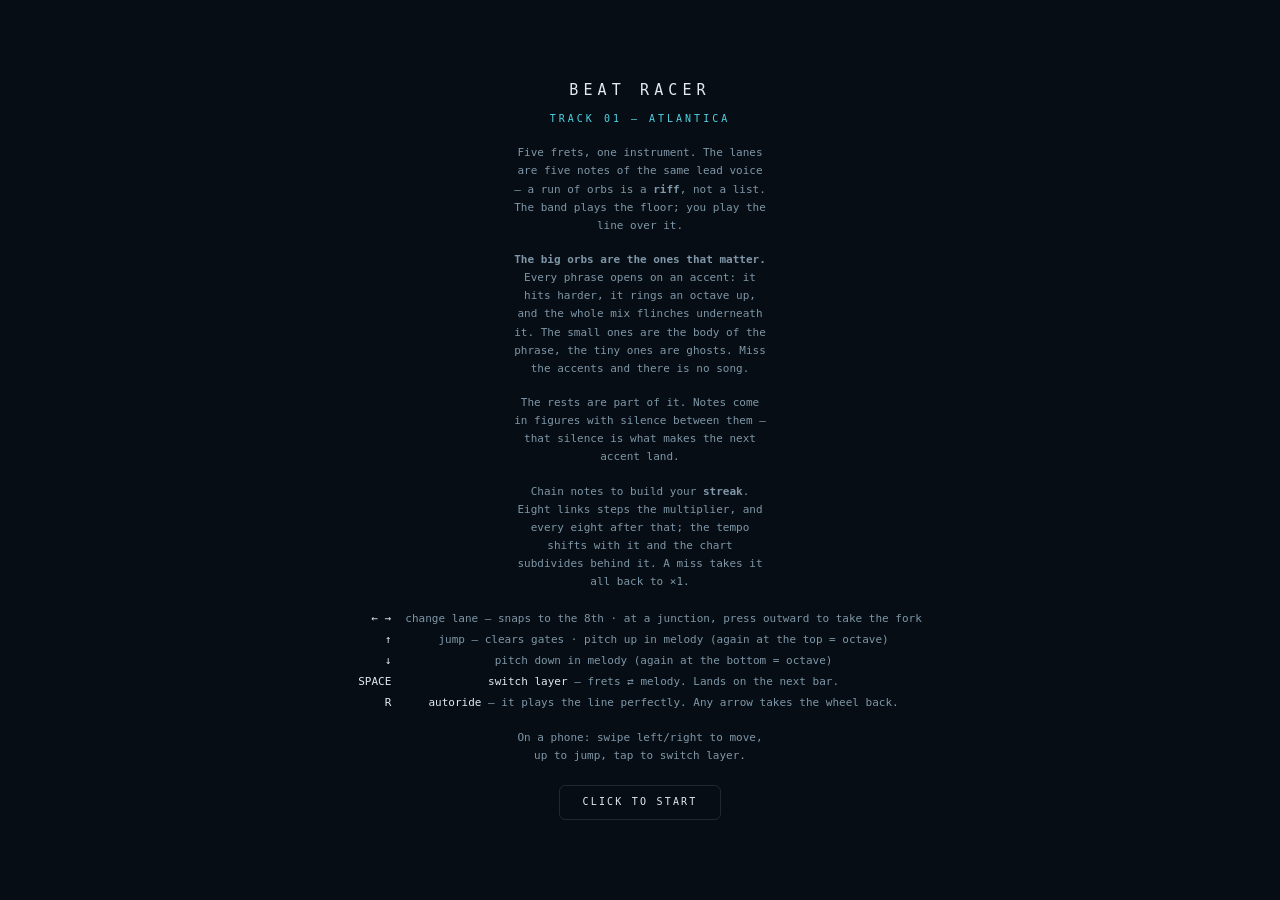
<file: beat-racer/index.html>
<!doctype html>
<meta charset="utf-8">
<title>Beat Racer</title>
<meta name="viewport" content="width=device-width,initial-scale=1,viewport-fit=cover,user-scalable=no">
<style>
  :root{ --ink:#dfeaf2; --dim:#7f97a8; --panel:rgba(6,13,20,.66); --line:rgba(127,151,168,.20);
         --day:#f5a93c; --night:#4fd4e4; }
  *{box-sizing:border-box; -webkit-tap-highlight-color:transparent}
  html,body{margin:0;height:100%;background:#060d14;overflow:hidden;touch-action:none;
    font:12px/1.45 ui-monospace,SFMono-Regular,Menlo,monospace;color:var(--ink);
    user-select:none;-webkit-user-select:none}
  canvas{position:fixed;inset:0;width:100%;height:100%;display:block}

  /* ── the mix IS the score readout ───────────────────────────────────── */
  #mix{position:fixed;left:14px;top:50%;transform:translateY(-50%);z-index:10;
    display:flex;flex-direction:column;gap:7px}
  .stem{display:flex;align-items:center;gap:8px}
  .stem .nm{width:40px;font-size:9px;letter-spacing:.13em;color:var(--dim);text-align:right}
  .stem .tr{position:relative;width:74px;height:5px;border-radius:3px;
    background:rgba(127,151,168,.16);overflow:hidden}
  .stem .fl{position:absolute;inset:0 auto 0 0;width:0%;border-radius:3px;background:var(--night)}
  .stem .rv{position:absolute;inset:0 auto 0 0;width:0%;border-radius:3px;opacity:.5}
  .stem.latched .nm{color:var(--ink)}
  .stem.here .nm{color:#fff}
  .stem.drums .fl{background:var(--day)}

  #hud{position:fixed;top:14px;right:14px;text-align:right;z-index:10;
    font-variant-numeric:tabular-nums}
  #hud .big{font-size:30px;line-height:1;letter-spacing:.01em}
  #hud .lbl{font-size:9px;letter-spacing:.16em;text-transform:uppercase;color:var(--dim);margin-top:2px}
  #hud .gear{margin-top:10px;font-size:11px;letter-spacing:.1em;color:var(--dim)}
  #hud .gear b{color:var(--ink);font-weight:400}
  #beats{display:flex;gap:4px;justify-content:flex-end;margin-top:9px}
  #beats i{width:6px;height:6px;border-radius:50%;background:rgba(127,151,168,.22)}

  #flow{position:fixed;top:14px;left:50%;transform:translateX(-50%);z-index:10;text-align:center;
    opacity:0;transition:opacity .18s}
  #flow.on{opacity:1}
  #flow .n{font-size:26px;line-height:1;color:var(--night)}
  #flow .l{font-size:9px;letter-spacing:.2em;text-transform:uppercase;color:var(--dim)}

  /* THE MULTIPLIER. Guitar Hero's real scoreboard: not a number that ticks up,
     but a step change you can hear arriving. Big, centred under the streak. */
  #mult{position:fixed;top:52px;left:50%;transform:translateX(-50%);z-index:10;
    text-align:center;font-variant-numeric:tabular-nums;
    opacity:0;transition:opacity .2s}
  #mult.on{opacity:1}
  #mult .x{font-size:38px;line-height:1;color:var(--day);
    text-shadow:0 0 22px rgba(245,169,60,.55);display:block}
  #mult .l{font-size:8px;letter-spacing:.24em;text-transform:uppercase;color:var(--dim);margin-top:3px}
  #mult.bump .x{animation:multbump .28s ease-out}
  @keyframes multbump{0%{transform:scale(1.55);color:#fff}100%{transform:scale(1)}}

  #judge{position:fixed;left:50%;top:62%;transform:translateX(-50%);z-index:10;
    font-size:11px;letter-spacing:.24em;text-transform:uppercase;opacity:0;pointer-events:none}
  #judge.show{animation:jf .5s ease-out}
  @keyframes jf{0%{opacity:1;transform:translate(-50%,0)}100%{opacity:0;transform:translate(-50%,-14px)}}

  #sect{position:fixed;left:0;right:0;bottom:22px;text-align:center;z-index:10;
    font-size:9px;letter-spacing:.28em;text-transform:uppercase;color:var(--dim)}

  #gate{position:fixed;inset:0;z-index:20;display:grid;place-content:center;justify-items:center;
    gap:16px;background:#060d14;text-align:center;padding:24px;cursor:pointer}
  #gate h2{margin:0;font-size:15px;letter-spacing:.34em;text-transform:uppercase;font-weight:400}
  #gate .track{font-size:10px;letter-spacing:.30em;text-transform:uppercase;color:var(--night);
    margin:-6px 0 2px}
  #gate .keys{display:grid;grid-template-columns:auto auto;gap:5px 14px;font-size:11px;
    color:var(--dim);margin:4px 0 2px}
  #gate .keys b{color:var(--ink);font-weight:400;text-align:right}
  #gate p{margin:0;max-width:38ch;font-size:11px;color:var(--dim);line-height:1.65}
  #gate .k{border:1px solid var(--line);border-radius:6px;padding:9px 22px;font-size:10px;
    letter-spacing:.22em;text-transform:uppercase;margin-top:4px}
  #gate.hide{display:none}

  #pausebtn{position:fixed;top:14px;left:14px;z-index:12;width:32px;height:32px;
    display:grid;place-content:center;border:1px solid var(--line);border-radius:7px;
    background:var(--panel);backdrop-filter:blur(12px);color:var(--dim);
    font-size:10px;letter-spacing:1px;cursor:pointer}
  #pausebtn:hover{color:var(--ink)}

  #pause{position:fixed;inset:0;z-index:15;display:none;place-content:center;justify-items:center;
    background:rgba(6,13,20,.74);backdrop-filter:blur(7px);cursor:pointer;text-align:center}
  #pause.on{display:grid}
  #pause .box{display:grid;justify-items:center;gap:12px;padding:26px 34px}
  #pause h3{margin:0;font-size:13px;letter-spacing:.34em;text-transform:uppercase;font-weight:400}
  #pause p{margin:0;max-width:34ch;font-size:11px;color:var(--dim);line-height:1.6}
  #pause .k{border:1px solid var(--line);border-radius:6px;padding:9px 22px;font-size:10px;
    letter-spacing:.22em;text-transform:uppercase}
  #pause .hint{font-size:9px;letter-spacing:.18em;color:var(--dim)}
  #pause .vol{display:flex;align-items:center;gap:10px;margin:4px 0 2px;cursor:default}
  #pause .vol label{font-size:9px;letter-spacing:.18em;text-transform:uppercase;color:var(--dim);width:44px;text-align:right}
  #pause .vol span{font-size:10px;color:var(--ink);width:26px;text-align:left;font-variant-numeric:tabular-nums}
  #pause .vol input[type=range]{width:160px;height:2px;-webkit-appearance:none;appearance:none;
    background:var(--line);border-radius:2px;outline:none;cursor:pointer}
  #pause .vol input[type=range]::-webkit-slider-thumb{-webkit-appearance:none;width:12px;height:12px;
    border-radius:50%;background:var(--ink);cursor:pointer}
  #pause .vol input[type=range]::-moz-range-thumb{width:12px;height:12px;border:0;border-radius:50%;
    background:var(--ink);cursor:pointer}

  /* AUTORIDE badge. Deliberately obvious — a demo mode that is not clearly
     signposted reads as the controls having stopped working. */
  #auto{position:fixed;left:50%;bottom:44px;transform:translateX(-50%);z-index:11;
    display:none;align-items:center;gap:8px;padding:6px 14px;border-radius:999px;
    border:1px solid rgba(245,169,60,.55);background:rgba(6,13,20,.72);
    backdrop-filter:blur(10px);
    font-size:9px;letter-spacing:.26em;text-transform:uppercase;color:var(--day)}
  #auto.on{display:flex}
  #auto i{width:6px;height:6px;border-radius:50%;background:var(--day);
    animation:autopulse 1.1s ease-in-out infinite}
  @keyframes autopulse{0%,100%{opacity:1}50%{opacity:.25}}

  @media (max-width:640px){ #mix{left:8px;gap:5px} .stem .tr{width:52px} .stem .nm{width:34px}
    #pausebtn{top:auto;bottom:14px;left:14px} }
</style>

<canvas id="c"></canvas>

<div id="mix"></div>

<div id="hud">
  <div class="big" id="bpm">124</div>
  <div class="lbl">bpm</div>
  <div class="gear">gear <b id="gear">2</b>/4 &nbsp;·&nbsp; <b id="subdiv">8ths</b></div>
  <div id="beats"><i></i><i></i><i></i><i></i></div>
</div>

<div id="flow"><div class="n" id="flowN">0</div><div class="l">flow</div></div>
<div id="mult"><div class="x">×1</div><div class="l">multiplier</div></div>
<div id="auto"><i></i>Autoride &nbsp;·&nbsp; arrow key to take over</div>
<div id="judge"></div>
<div id="sect"></div>
<div id="pausebtn" title="Pause (Esc)">❙❙</div>

<div id="pause">
  <div class="box">
    <h3>Paused</h3>
    <p>The audio clock is frozen. Nothing drifts while you're away.</p>
    <div class="vol">
      <label for="vol">Music</label>
      <input id="vol" type="range" min="0" max="100" step="1" value="80">
      <span id="vol_v">80</span>
    </div>
    <div class="k">Resume</div>
    <div class="hint">Esc or P &nbsp;·&nbsp; M to mute</div>
  </div>
</div>

<div id="gate">
  <h2>Beat Racer</h2>
  <div class="track">Track 01 — Atlantica</div>
  <p>Five frets, one instrument. The lanes are five notes of the same lead voice — a run of orbs is a <b>riff</b>, not a list. The band plays the floor; you play the line over it.</p>
  <p><b>The big orbs are the ones that matter.</b> Every phrase opens on an accent: it hits harder, it rings an octave up, and the whole mix flinches underneath it. The small ones are the body of the phrase, the tiny ones are ghosts. Miss the accents and there is no song.</p>
  <p>The rests are part of it. Notes come in figures with silence between them — that silence is what makes the next accent land.</p>
  <p>Chain notes to build your <b>streak</b>. Eight links steps the multiplier, and every eight after that; the tempo shifts with it and the chart subdivides behind it. A miss takes it all back to ×1.</p>
  <div class="keys">
    <b>&larr; &rarr;</b><span>change lane — snaps to the 8th · at a junction, press outward to take the fork</span>
    <b>&uarr;</b><span>jump — clears gates · pitch up in melody (again at the top = octave)</span>
    <b>&darr;</b><span>pitch down in melody (again at the bottom = octave)</span>
    <b>SPACE</b><span><b>switch layer</b> — frets &rlarr; melody. Lands on the next bar.</span>
    <b>R</b><span><b>autoride</b> — it plays the line perfectly. Any arrow takes the wheel back.</span>
  </div>
  <p>On a phone: swipe left/right to move, up to jump, tap to switch layer.</p>
  <div class="k">Click to start</div>
</div>

<script>
"use strict";

/* ══════════════════════════════════════════════════════════════════════════
   BEAT RACER — playable slice
   Built on the verified Look Test 01 renderer.

   ARCHITECTURE, non-negotiable: the audio clock is the master clock.
   Nothing integrates dt. World scroll, object positions, the player's own
   position in the song — all are pure functions of AudioContext.currentTime
   via songBeat(). A dropped frame costs a frame of animation, never a beat,
   and tempo changes stay exact because beats (not seconds) address the chart.
   ══════════════════════════════════════════════════════════════════════════ */

/* ── constants ─────────────────────────────────────────────────────────── */
const LANES = 5, LANE_W = 3.4;
const UPB = 20;                    // world units travelled per beat  → MPH = BPM
const PLAYER_Z = -15;              // player's fixed z; the world comes to them
// The track is ALWAYS above water. Swell is scenery below the deck, never on it.
// Max wave height is ~5.5 * amp, and amp is capped below, so 4.6 clears it.
const DECK_Y = 4.6;
// House tempos. The old top gear (170) is not four-to-the-floor any more, it is
// hard techno — the kick stops swinging and starts machine-gunning.
const GEARS = [120, 126, 134, 146];
const CURVE_W = 27;                // lateral offset a branch moves the centreline
const JUNC_LEAD = 16;              // beats between committing a branch and riding it
const laneX = l => (l - 2) * LANE_W;

/* ── tiny mat4 ─────────────────────────────────────────────────────────── */
const M4 = {
  persp(fovy, asp, n, f){ const t = 1/Math.tan(fovy/2), nf = 1/(n-f);
    return new Float32Array([t/asp,0,0,0, 0,t,0,0, 0,0,(f+n)*nf,-1, 0,0,2*f*n*nf,0]); },
  lookAt(eye, ctr, up){
    let zx=eye[0]-ctr[0], zy=eye[1]-ctr[1], zz=eye[2]-ctr[2];
    let l=Math.hypot(zx,zy,zz)||1; zx/=l; zy/=l; zz/=l;
    let xx=up[1]*zz-up[2]*zy, xy=up[2]*zx-up[0]*zz, xz=up[0]*zy-up[1]*zx;
    l=Math.hypot(xx,xy,xz)||1; xx/=l; xy/=l; xz/=l;
    const yx=zy*xz-zz*xy, yy=zz*xx-zx*xz, yz=zx*xy-zy*xx;
    return new Float32Array([xx,yx,zx,0, xy,yy,zy,0, xz,yz,zz,0,
      -(xx*eye[0]+xy*eye[1]+xz*eye[2]), -(yx*eye[0]+yy*eye[1]+yz*eye[2]),
      -(zx*eye[0]+zy*eye[1]+zz*eye[2]), 1]); },
  mul(a,b){ const o=new Float32Array(16);
    for(let c=0;c<4;c++) for(let r=0;r<4;r++){ let s=0;
      for(let k=0;k<4;k++) s+=a[k*4+r]*b[c*4+k]; o[c*4+r]=s; } return o; }
};

/* ── GL bootstrap ──────────────────────────────────────────────────────── */
const cv = document.getElementById('c');
const gl = cv.getContext('webgl2', {antialias:false, alpha:false, depth:true, powerPreference:'high-performance'});
if(!gl){ document.getElementById('gate').innerHTML =
  '<h2>WebGL2 required</h2><p>Try a current Chrome, Safari or Firefox.</p>'; throw new Error('no webgl2'); }

function sh(t, src){ const s=gl.createShader(t); gl.shaderSource(s, src.trim()); gl.compileShader(s);
  if(!gl.getShaderParameter(s, gl.COMPILE_STATUS)){
    console.error(gl.getShaderInfoLog(s), src.trim().split('\n').map((l,i)=>(i+1)+' '+l).join('\n'));
    throw new Error('shader compile'); } return s; }
function prog(vs, fs){ const p=gl.createProgram();
  gl.attachShader(p, sh(gl.VERTEX_SHADER, vs)); gl.attachShader(p, sh(gl.FRAGMENT_SHADER, fs));
  gl.linkProgram(p);
  if(!gl.getProgramParameter(p, gl.LINK_STATUS)){ console.error(gl.getProgramInfoLog(p)); throw new Error('link'); }
  const u={}, n=gl.getProgramParameter(p, gl.ACTIVE_UNIFORMS);
  for(let i=0;i<n;i++){ const nm=gl.getActiveUniform(p,i).name.replace(/\[0\]$/,'');
    u[nm]=gl.getUniformLocation(p,nm); } return {p,u}; }

const NOISE = `
float hash21(vec2 p){ p = fract(p*vec2(123.34, 345.45)); p += dot(p, p+34.345); return fract(p.x*p.y); }
float vnoise(vec2 p){ vec2 i=floor(p), f=fract(p); vec2 u=f*f*(3.0-2.0*f);
  return mix(mix(hash21(i), hash21(i+vec2(1,0)), u.x),
             mix(hash21(i+vec2(0,1)), hash21(i+vec2(1,1)), u.x), u.y); }
float fbm(vec2 p){ float a=0.5,s=0.0; for(int i=0;i<5;i++){ s+=a*vnoise(p); p*=2.03; p+=11.7; a*=0.5; } return s; }
float fbm2(vec2 p){ return 0.5*vnoise(p) + 0.25*vnoise(p*2.03 + 11.7); }
float washStep(float x, float steps, float soft){ float sc=x*steps, i=floor(sc), f=fract(sc);
  return (i + smoothstep(0.5-soft, 0.5+soft, f)) / steps; }
`;

/* ── wave field (must stay identical to the JS mirror below) ───────────── */
const WAVE_GLSL = `
const vec4 W0 = vec4( 0.34779, 0.93750, 64.0, 3.10);
const vec4 W1 = vec4( 0.42272,-0.90625, 32.0, 1.55);
const vec4 W2 = vec4(-0.51134, 0.85938, 16.0, 0.62);
const vec4 W3 = vec4( 0.42272, 0.90625,  8.0, 0.23);
const vec4 OMEGA = vec4(0.7853982, 1.5707963, 2.3561945, 3.9269908);
const vec4 SHARP = vec4(1.55, 1.32, 1.12, 1.00);
float waveH(vec2 p, float t, float amp){
  vec4 ws[4]; ws[0]=W0; ws[1]=W1; ws[2]=W2; ws[3]=W3;
  float h = 0.0;
  for(int i=0;i<4;i++){
    float k = 6.2831853 / ws[i].z;
    float ph = k*dot(ws[i].xy, p) - OMEGA[i]*t;
    // max() is load-bearing: pow(x,y) is UNDEFINED for x<0 and returns NaN.
    float s = pow(max(sin(ph)*0.5 + 0.5, 0.0), SHARP[i]);
    h += ws[i].w * amp * (s*2.0 - 1.0);
  }
  return h;
}`;

// JS mirror. Any edit to WAVE_GLSL must be made here too or the Saige will
// float above / sink into the water it is supposed to be riding.
const WAVES = [
  {dx: 0.34779, dy: 0.93750, len:64, amp:3.10, om:0.7853982, sh:1.55},
  {dx: 0.42272, dy:-0.90625, len:32, amp:1.55, om:1.5707963, sh:1.32},
  {dx:-0.51134, dy: 0.85938, len:16, amp:0.62, om:2.3561945, sh:1.12},
  {dx: 0.42272, dy: 0.90625, len: 8, amp:0.23, om:3.9269908, sh:1.00}
];
function waveH(x, z, t, amp){
  let h = 0;
  for(const w of WAVES){
    const k = 6.2831853 / w.len;
    const ph = k*(w.dx*x + w.dy*z) - w.om*t;
    const s = Math.pow(Math.max(Math.sin(ph)*0.5 + 0.5, 0), w.sh);
    h += w.amp * amp * (s*2 - 1);
  }
  return h;
}

/* ── palette ───────────────────────────────────────────────────────────── */
const PAL = {
  night:{ zenith:[0.031,0.055,0.106], mid:[0.055,0.145,0.231], horizon:[0.208,0.372,0.451],
          sun:[0.541,0.831,0.902], deep:[0.035,0.098,0.157], body:[0.078,0.243,0.333],
          crest:[0.639,0.906,0.945], sunDir:[-0.35,0.28,-0.9], silh:[0.031,0.075,0.114] },
  day:  { zenith:[0.169,0.086,0.263], mid:[0.522,0.192,0.376], horizon:[0.898,0.545,0.271],
          sun:[1.000,0.780,0.451], deep:[0.184,0.100,0.239], body:[0.455,0.224,0.376],
          crest:[0.988,0.827,0.706], sunDir:[0.30,0.20,-0.93], silh:[0.086,0.043,0.098] }
};
const mixArr = (a,b,t)=>a.map((v,i)=>v+(b[i]-v)*t);

/* ══ shaders ═══════════════════════════════════════════════════════════ */
const fsTri = `#version 300 es
const vec2 P[3] = vec2[3](vec2(-1.,-1.), vec2(3.,-1.), vec2(-1.,3.));
out vec2 vUV;
void main(){ vUV = P[gl_VertexID]*0.5+0.5; gl_Position = vec4(P[gl_VertexID], 0.999, 1.0); }`;

const skyFS = `#version 300 es
precision highp float;
in vec2 vUV; out vec4 fragColor;
uniform vec3 uZenith, uMid, uHorizon, uSun;
uniform vec2 uSunUV; uniform float uTime, uAspect;
${NOISE}
void main(){
  float y = vUV.y;
  vec3 col = mix(uHorizon, uMid, smoothstep(0.0, 0.42, y));
  col = mix(col, uZenith, smoothstep(0.34, 1.0, y));
  vec2 sp = vec2(vUV.x*uAspect*2.1, y*3.4);
  float cl = fbm(sp*1.5 + vec2(uTime*0.008, 0.0));
  cl = smoothstep(0.42, 0.86, cl) * smoothstep(0.02, 0.30, y);
  col = mix(col, mix(uMid, uSun, 0.45), cl*0.42);
  float d = length((vUV - uSunUV) * vec2(uAspect, 1.0));
  col += uSun * (0.30*exp(-d*3.4) + 0.14*exp(-d*10.0));
  col = mix(col, uHorizon, smoothstep(0.10, 0.0, y));
  fragColor = vec4(col, 1.0);
}`;

const oceanVS = `#version 300 es
precision highp float;
layout(location=0) in vec2 aXZ;
uniform mat4 uVP; uniform float uTime, uAmp, uTravel, uOriginX, uHwBase, uHwSlope;
out vec3 vWorld; out vec3 vN; out float vH; out float vSlope;
${WAVE_GLSL}
/* THE OCEAN FOLLOWS THE CAMERA IN X. It did not, and that was a real bug:
   the grid is built once around world x=0 with a near-field half-width of only
   ~17 units, while a single branch fork walks the track centreline 27 units
   sideways (three forks = 81). The camera drove off the edge of its own water,
   which is why the sea tore up when you changed lane or took a fork.

   uOriginX rides the track centreline, so the mesh is always centred under the
   camera. The wave is still sampled at TRUE world x (aXZ.x + uOriginX), so the
   water stays locked to the world and does not slide along with you — only the
   tessellation moves. Sampling at aXZ.x alone would drag the whole sea
   sideways with the camera, which looks like the boat is stationary and the
   ocean is on rails. */
/* aXZ.x is NORMALISED to [-1,1]; the real half-width is computed here, per
   frame, from the live camera FOV and aspect. It used to be baked into the
   buffer as 14 + |z|*1.05, and that slope corresponds to a 46.4-degree
   half-angle — narrower than the 48.8 degrees a 60-degree FOV actually spans on
   a 2:1 window, and it only gets worse as the window widens. The ocean was
   therefore ALWAYS too narrow for the frustum: short by ~2 units at the near
   row, ~11 at mid distance and ~42 at the far edge, which is the strip of bare
   sky down each side of the screen. Deriving it from the camera means it cannot
   be wrong at any aspect ratio.
   NOTE: no backticks in here — this comment lives inside a JS template
   literal, and one would end the shader string. */
void main(){
  float hw = uHwBase + abs(aXZ.y)*uHwSlope;
  float wx = aXZ.x*hw + uOriginX;
  vec2 p = vec2(wx, aXZ.y + uTravel);
  float e = 0.6;
  float h  = waveH(p,               uTime, uAmp);
  float hx = waveH(p + vec2(e,0.0), uTime, uAmp);
  float hz = waveH(p + vec2(0.0,e), uTime, uAmp);
  float dhdx = (hx-h)/e, dhdz = (hz-h)/e;
  vN = normalize(vec3(-dhdx, 1.0, -dhdz));
  vSlope = length(vec2(dhdx, dhdz));
  vWorld = vec3(wx, h, aXZ.y);
  vH = h;
  gl_Position = uVP * vec4(wx, h, aXZ.y, 1.0);
}`;

const oceanFS = `#version 300 es
precision highp float;
in vec3 vWorld; in vec3 vN; in float vH; in float vSlope;
out vec4 fragColor;
uniform vec3 uDeep, uBody, uCrest, uHorizonCol, uSunDir, uSunCol;
uniform float uAmp, uBands, uTravel;
${NOISE}
void main(){
  vec3 N = normalize(vN);
  float hn = clamp(vH / max(uAmp*4.6, 0.001), -1.0, 1.0);
  vec2 wp = vWorld.xz*0.11 + vec2(0.0, uTravel*0.11);
  float grain = fbm(wp*2.4);
  vec3 col = mix(uDeep, uBody, smoothstep(-0.75, 0.80, hn + (grain-0.5)*0.30));
  float hi = smoothstep(0.44, 0.90, hn + (grain-0.5)*0.42);
  float sl = smoothstep(0.30, 0.72, vSlope);
  col = mix(col, uCrest, clamp(hi*sl, 0.0, 1.0)*0.88);
  float ndl = dot(N, normalize(uSunDir))*0.5 + 0.5;
  float lit = washStep(clamp(ndl,0.0,1.0), uBands, 0.28);
  col *= mix(0.62, 1.20, lit);
  col += uSunCol * lit * 0.045;
  col = mix(col, uHorizonCol*0.85, 0.15*clamp(N.y, 0.0, 1.0));
  float dist = -vWorld.z;
  float fog = 1.0 - exp(-pow(max(dist,0.0)*0.0053, 1.78));
  col = mix(col, uHorizonCol, clamp(fog, 0.0, 1.0));
  fragColor = vec4(col, 1.0);
}`;

/* ── instanced flat-shaded objects: deck, pillars, hazards, orbs, Saige ── */
const objVS = `#version 300 es
precision highp float;
layout(location=0) in vec3 aPos;
layout(location=1) in vec3 aNrm;
layout(location=2) in vec3 iPos;
layout(location=3) in vec3 iScale;
layout(location=4) in vec3 iCol;
layout(location=5) in vec2 iRot;    // x = pitch (wheelie), y = roll (lean)
layout(location=6) in float iGlow;
uniform mat4 uVP;
out vec3 vN; out vec3 vCol; out float vGlow; out float vDist;
void main(){
  float cp=cos(iRot.x), sp=sin(iRot.x), cr=cos(iRot.y), sr=sin(iRot.y);
  mat3 RX = mat3(1.,0.,0.,  0.,cp,sp,  0.,-sp,cp);
  mat3 RZ = mat3(cr,sr,0., -sr,cr,0.,  0.,0.,1.);
  mat3 R = RZ * RX;
  vec3 wp = R * (aPos * iScale) + iPos;
  vN = normalize(R * aNrm);
  vCol = iCol; vGlow = iGlow; vDist = -wp.z;
  gl_Position = uVP * vec4(wp, 1.0);
}`;

const objFS = `#version 300 es
precision highp float;
in vec3 vN; in vec3 vCol; in float vGlow; in float vDist;
out vec4 fragColor;
uniform vec3 uSunDir, uHorizonCol;
uniform float uBands;
${NOISE}
void main(){
  vec3 N = normalize(vN);
  float ndl = dot(N, normalize(uSunDir))*0.5 + 0.5;
  float lit = washStep(clamp(ndl,0.0,1.0), uBands, 0.30);
  vec3 col = vCol * mix(0.52, 1.18, lit);
  col = mix(col, vCol, vGlow);            // emissive objects ignore the light
  col += vCol * vGlow * 0.55;
  float fog = 1.0 - exp(-pow(max(vDist,0.0)*0.0053, 1.78));
  col = mix(col, uHorizonCol, clamp(fog,0.0,1.0) * (1.0 - vGlow*0.55));
  fragColor = vec4(col, 1.0);
}`;

const silhVS = `#version 300 es
precision highp float;
layout(location=0) in vec2 aQuad;
uniform mat4 uVP; uniform vec3 uPos; uniform vec2 uSize;
out vec2 vUV;
void main(){ vUV = aQuad*0.5+0.5;
  vec3 w = uPos + vec3(aQuad.x*uSize.x*0.5, (aQuad.y*0.5+0.5)*uSize.y, 0.0);
  gl_Position = uVP * vec4(w, 1.0); }`;

const silhFS = `#version 300 es
precision highp float;
in vec2 vUV; out vec4 fragColor;
uniform sampler2D uTex; uniform vec3 uSilh, uHorizonCol; uniform float uFog;
void main(){
  float a = texture(uTex, vec2(vUV.x, 1.0-vUV.y)).a;
  if(a < 0.02) discard;
  vec3 col = mix(uSilh, uHorizonCol*0.82, uFog*0.86);
  fragColor = vec4(col, a * (1.0 - uFog*0.42));
}`;

const postFS = `#version 300 es
precision highp float;
in vec2 vUV; out vec4 fragColor;
uniform sampler2D uColor, uDepth, uPaperTex;
uniform vec2 uTexel, uPaperScale;
uniform float uWet, uNear, uFar, uShake;
${NOISE}
float linDepth(vec2 uv){ float z = texture(uDepth, uv).r*2.0-1.0;
  return (2.0*uNear*uFar) / (uFar + uNear - z*(uFar-uNear)); }
void main(){
  vec2 uv = vUV;
  if(uShake > 0.001){                      // impact judder, screen space
    uv += vec2(vnoise(vec2(uWet*90.0, 3.0))-0.5, vnoise(vec2(7.0, uWet*90.0))-0.5) * uShake * 0.03;
  }
  float wet = uWet;
  vec2 px = uTexel;

  // 1. BLEED — pigment migrating through wet paper. Low frequency by necessity:
  //    high-frequency flow reads as digital noise, not as water in paper.
  float n1 = vnoise(uv*4.0 + 3.1)*0.65 + vnoise(uv*9.0 + 1.3)*0.35;
  float n2 = vnoise(uv*4.0 + 19.7)*0.65 + vnoise(uv*9.0 + 27.1)*0.35;
  vec2 flow = (vec2(n1,n2) - 0.5) * 2.0;
  float bleedR = 1.6 + wet*2.6;
  vec3 col = texture(uColor, uv + flow*px*bleedR).rgb;
  col = mix(col, texture(uColor, uv + flow*px*bleedR*2.7).rgb, 0.34);

  // 2. EDGE POOLING — pigment concentrating where the wash stops
  float wob = (vnoise(uv*22.0)-0.5)*2.4;
  vec2 o = px * (1.0+wob) * 1.5;
  float d0 = linDepth(uv), dE = 0.0;
  dE = max(dE, abs(linDepth(uv+vec2(o.x,0.0))-d0));
  dE = max(dE, abs(linDepth(uv-vec2(o.x,0.0))-d0));
  dE = max(dE, abs(linDepth(uv+vec2(0.0,o.y))-d0));
  dE = max(dE, abs(linDepth(uv-vec2(0.0,o.y))-d0));
  float depthEdge = smoothstep(0.010, 0.075, dE/max(d0,1.0)) * exp(-d0*0.0055);
  const vec3 L = vec3(0.299,0.587,0.114);
  float l0 = dot(col, L), lE = 0.0;
  lE = max(lE, abs(dot(texture(uColor, uv+vec2(o.x,0.0)).rgb, L) - l0));
  lE = max(lE, abs(dot(texture(uColor, uv+vec2(0.0,o.y)).rgb, L) - l0));
  float edge = clamp(max(depthEdge, smoothstep(0.045,0.30,lE)*0.75), 0.0, 1.0) * (0.55 + wet*0.65);
  col *= 1.0 - edge*0.55;
  col = mix(col, col*vec3(0.86,0.94,1.06), edge*0.5);

  // 3. PAPER — screen space, static. The paper never moves; the painting does.
  float grain = texture(uPaperTex, vUV*uPaperScale).r;
  float cockle = fbm2(vUV*vec2(4.5,2.8));
  float tooth = (grain-0.5)*0.15 + (cockle-0.5)*0.075;
  float lum = dot(col, L);
  float gran = 1.0 - abs(lum-0.42)*2.0;
  col *= 1.0 + tooth*(0.55 + clamp(gran,0.0,1.0)*0.9);

  col = mix(col, col*vec3(1.03,1.0,0.97), 0.5);
  col += vec3(0.012,0.020,0.030)*wet;
  col *= 1.0 - smoothstep(0.42,0.98,length(vUV-0.5))*0.42;
  fragColor = vec4(max(col,0.0), 1.0);
}`;

const P_sky   = prog(fsTri, skyFS);
const P_ocean = prog(oceanVS, oceanFS);
const P_obj   = prog(objVS, objFS);
const P_silh  = prog(silhVS, silhFS);
const P_post  = prog(fsTri, postFS);

/* ── ocean projected grid ──────────────────────────────────────────────── */
const GW=200, GD=150, ZN=3, ZF=430;
const overts = new Float32Array((GW+1)*(GD+1)*2);
/* x is stored NORMALISED (-1..1) and scaled in the vertex shader, so the sheet
   can be re-fitted to the camera every frame without touching the buffer. */
{ let k=0;
  for(let j=0;j<=GD;j++){ const t=j/GD;
    const z = -(ZN + (ZF-ZN)*Math.pow(t,2.15));
    for(let i=0;i<=GW;i++){ overts[k++]=(i/GW*2-1); overts[k++]=z; } } }
const oidx = new Uint32Array(GW*GD*6);
{ let k=0;
  for(let j=0;j<GD;j++) for(let i=0;i<GW;i++){
    const a=j*(GW+1)+i, b=a+1, c=a+(GW+1), d=c+1;
    oidx[k++]=a; oidx[k++]=c; oidx[k++]=b; oidx[k++]=b; oidx[k++]=c; oidx[k++]=d; } }
const vaoOcean = gl.createVertexArray();
gl.bindVertexArray(vaoOcean);
const vboO = gl.createBuffer(); gl.bindBuffer(gl.ARRAY_BUFFER, vboO);
gl.bufferData(gl.ARRAY_BUFFER, overts, gl.STATIC_DRAW);
gl.enableVertexAttribArray(0); gl.vertexAttribPointer(0,2,gl.FLOAT,false,0,0);
const iboO = gl.createBuffer(); gl.bindBuffer(gl.ELEMENT_ARRAY_BUFFER, iboO);
gl.bufferData(gl.ELEMENT_ARRAY_BUFFER, oidx, gl.STATIC_DRAW);
gl.bindVertexArray(null);

const vaoQuad = gl.createVertexArray(); gl.bindVertexArray(vaoQuad);
const vboQ = gl.createBuffer(); gl.bindBuffer(gl.ARRAY_BUFFER, vboQ);
gl.bufferData(gl.ARRAY_BUFFER, new Float32Array([-1,-1, 1,-1, -1,1, 1,1]), gl.STATIC_DRAW);
gl.enableVertexAttribArray(0); gl.vertexAttribPointer(0,2,gl.FLOAT,false,0,0);
gl.bindVertexArray(null);
const vaoEmpty = gl.createVertexArray();

/* ── instanced mesh helper ─────────────────────────────────────────────── */
const INST_FLOATS = 12;                                   // pos3 scale3 col3 rot2 glow1
function makeMesh(pos, nrm, idxArr, maxInst){
  const vao = gl.createVertexArray(); gl.bindVertexArray(vao);
  const vb = gl.createBuffer(); gl.bindBuffer(gl.ARRAY_BUFFER, vb);
  gl.bufferData(gl.ARRAY_BUFFER, new Float32Array(pos), gl.STATIC_DRAW);
  gl.enableVertexAttribArray(0); gl.vertexAttribPointer(0,3,gl.FLOAT,false,0,0);
  const nb = gl.createBuffer(); gl.bindBuffer(gl.ARRAY_BUFFER, nb);
  gl.bufferData(gl.ARRAY_BUFFER, new Float32Array(nrm), gl.STATIC_DRAW);
  gl.enableVertexAttribArray(1); gl.vertexAttribPointer(1,3,gl.FLOAT,false,0,0);
  const ib = gl.createBuffer(); gl.bindBuffer(gl.ELEMENT_ARRAY_BUFFER, ib);
  gl.bufferData(gl.ELEMENT_ARRAY_BUFFER, new Uint16Array(idxArr), gl.STATIC_DRAW);
  const inb = gl.createBuffer(); gl.bindBuffer(gl.ARRAY_BUFFER, inb);
  gl.bufferData(gl.ARRAY_BUFFER, maxInst*INST_FLOATS*4, gl.DYNAMIC_DRAW);
  const S = INST_FLOATS*4;
  const at = [[2,3,0],[3,3,12],[4,3,24],[5,2,36],[6,1,44]];
  for(const [loc,size,off] of at){
    gl.enableVertexAttribArray(loc);
    gl.vertexAttribPointer(loc, size, gl.FLOAT, false, S, off);
    gl.vertexAttribDivisor(loc, 1);
  }
  gl.bindVertexArray(null);
  return { vao, inb, count: idxArr.length, data: new Float32Array(maxInst*INST_FLOATS),
           n: 0, max: maxInst };
}
function pushInst(m, x,y,z, sx,sy,sz, r,g,b, pitch,roll, glow){
  if(m.n >= m.max) return;
  const d = m.data, o = m.n*INST_FLOATS;
  d[o]=x; d[o+1]=y; d[o+2]=z; d[o+3]=sx; d[o+4]=sy; d[o+5]=sz;
  d[o+6]=r; d[o+7]=g; d[o+8]=b; d[o+9]=pitch; d[o+10]=roll; d[o+11]=glow;
  m.n++;
}
function drawMesh(m){
  if(!m.n) return;
  gl.bindVertexArray(m.vao);
  gl.bindBuffer(gl.ARRAY_BUFFER, m.inb);
  gl.bufferSubData(gl.ARRAY_BUFFER, 0, m.data, 0, m.n*INST_FLOATS);
  gl.drawElementsInstanced(gl.TRIANGLES, m.count, gl.UNSIGNED_SHORT, 0, m.n);
  m.n = 0;
}

function boxGeo(){
  const p=[], n=[], id=[];
  const F=[[[ 0, 0, 1],[-1,-1,1, 1,-1,1, 1,1,1, -1,1,1]],
           [[ 0, 0,-1],[1,-1,-1, -1,-1,-1, -1,1,-1, 1,1,-1]],
           [[ 1, 0, 0],[1,-1,1, 1,-1,-1, 1,1,-1, 1,1,1]],
           [[-1, 0, 0],[-1,-1,-1, -1,-1,1, -1,1,1, -1,1,-1]],
           [[ 0, 1, 0],[-1,1,1, 1,1,1, 1,1,-1, -1,1,-1]],
           [[ 0,-1, 0],[-1,-1,-1, 1,-1,-1, 1,-1,1, -1,-1,1]]];
  for(const [nr,v] of F){ const b=p.length/3;
    for(let i=0;i<4;i++){ p.push(v[i*3],v[i*3+1],v[i*3+2]); n.push(nr[0],nr[1],nr[2]); }
    id.push(b,b+1,b+2, b,b+2,b+3); }
  return [p,n,id];
}
function sphereGeo(seg=10, rings=7){
  const p=[], n=[], id=[];
  for(let r=0;r<=rings;r++){ const phi=r/rings*Math.PI;
    for(let s=0;s<=seg;s++){ const th=s/seg*Math.PI*2;
      const x=Math.sin(phi)*Math.cos(th), y=Math.cos(phi), z=Math.sin(phi)*Math.sin(th);
      p.push(x,y,z); n.push(x,y,z); } }
  for(let r=0;r<rings;r++) for(let s=0;s<seg;s++){
    const a=r*(seg+1)+s, b=a+seg+1;
    id.push(a,b,a+1, a+1,b,b+1); }
  return [p,n,id];
}
// Torus with its axis along X, so rotating about X rolls it forward.
// This is the Saige wheel: a luminous ring, not a solid sphere.
function torusGeo(R=1, r=0.30, su=16, sv=8){
  const p=[], n=[], id=[];
  for(let i=0;i<=su;i++){ const u=i/su*Math.PI*2, cu=Math.cos(u), siu=Math.sin(u);
    for(let j=0;j<=sv;j++){ const v=j/sv*Math.PI*2, cv=Math.cos(v), sv2=Math.sin(v);
      p.push(r*sv2, (R+r*cv)*cu, (R+r*cv)*siu);
      n.push(sv2, cv*cu, cv*siu); } }
  for(let i=0;i<su;i++) for(let j=0;j<sv;j++){
    const a=i*(sv+1)+j, b=a+sv+1;
    id.push(a,b,a+1, a+1,b,b+1); }
  return [p,n,id];
}

// Saige hull: a low, long, faceted wedge. Silhouette does the work — the deck art
// reads as a dark shape with luminous rings, so the body stays near-black.
function hullGeo(){
  const v=[[0,0.10,-2.0],[0.62,0.02,0.5],[-0.62,0.02,0.5],[0,0.52,0.10],[0,-0.22,0.30],[0,0.20,1.55]];
  const f=[[0,1,3],[0,3,2],[0,4,1],[0,2,4],[3,1,5],[3,5,2],[1,4,5],[4,2,5]];
  const p=[], n=[], id=[];
  for(const t of f){ const b=p.length/3;
    const A=v[t[0]],B=v[t[1]],C=v[t[2]];
    const ux=B[0]-A[0],uy=B[1]-A[1],uz=B[2]-A[2];
    const wx=C[0]-A[0],wy=C[1]-A[1],wz=C[2]-A[2];
    let nx=uy*wz-uz*wy, ny=uz*wx-ux*wz, nz=ux*wy-uy*wx;
    const L=Math.hypot(nx,ny,nz)||1; nx/=L; ny/=L; nz/=L;
    for(const q of [A,B,C]){ p.push(q[0],q[1],q[2]); n.push(nx,ny,nz); }
    id.push(b,b+1,b+2); }
  return [p,n,id];
}
const MESH_BOX  = makeMesh(...boxGeo(),   1400);
const MESH_SPH  = makeMesh(...sphereGeo(), 460);
const MESH_HULL = makeMesh(...hullGeo(),    12);
const MESH_TOR  = makeMesh(...torusGeo(),   16);

/* ── paper + drowned-town silhouettes ──────────────────────────────────── */
const PAPER_N = 512;
function makePaper(){
  const c2=document.createElement('canvas'); c2.width=c2.height=PAPER_N;
  const x2=c2.getContext('2d'); const img=x2.createImageData(PAPER_N,PAPER_N); const d=img.data;
  const prev=new Float32Array(PAPER_N);
  for(let y=0;y<PAPER_N;y++) for(let x=0;x<PAPER_N;x++){
    const v=Math.random()*0.68 + prev[x]*0.32; prev[x]=v;
    const b=128+(v-0.5)*168, i=(y*PAPER_N+x)*4;
    d[i]=d[i+1]=d[i+2]=b; d[i+3]=255; }
  x2.putImageData(img,0,0);
  x2.globalAlpha=0.10;
  for(let i=0;i<900;i++){ const x=Math.random()*PAPER_N,y=Math.random()*PAPER_N;
    const len=6+Math.random()*40, ang=(Math.random()-0.5)*0.5+(Math.random()>0.5?0:Math.PI/2);
    x2.strokeStyle=Math.random()>0.5?'#fff':'#000'; x2.lineWidth=0.6+Math.random()*1.1;
    x2.beginPath(); x2.moveTo(x,y); x2.lineTo(x+Math.cos(ang)*len,y+Math.sin(ang)*len); x2.stroke(); }
  const t=gl.createTexture(); gl.bindTexture(gl.TEXTURE_2D,t);
  gl.texImage2D(gl.TEXTURE_2D,0,gl.RGBA,gl.RGBA,gl.UNSIGNED_BYTE,c2);
  gl.texParameteri(gl.TEXTURE_2D,gl.TEXTURE_MIN_FILTER,gl.LINEAR);
  gl.texParameteri(gl.TEXTURE_2D,gl.TEXTURE_MAG_FILTER,gl.LINEAR);
  gl.texParameteri(gl.TEXTURE_2D,gl.TEXTURE_WRAP_S,gl.REPEAT);
  gl.texParameteri(gl.TEXTURE_2D,gl.TEXTURE_WRAP_T,gl.REPEAT);
  return t;
}
const texPaper = makePaper();

function makeTown(seed,w=1280,h=320){
  let s=seed; const rnd=()=>(s=(s*1664525+1013904223)>>>0)/4294967296;
  const c2=document.createElement('canvas'); c2.width=w; c2.height=h;
  const x2=c2.getContext('2d'); x2.clearRect(0,0,w,h); x2.fillStyle='#000'; x2.strokeStyle='#000';
  const water=h*0.86;
  for(let i=0;i<90;i++){ const px=rnd()*w, top=water-rnd()*h*0.42;
    x2.lineWidth=1.2+rnd()*2.4; x2.beginPath(); x2.moveTo(px,top);
    x2.lineTo(px+(rnd()-0.5)*7, water+rnd()*h*0.09); x2.stroke(); }
  let x=-40;
  while(x<w+40){
    const bw=26+rnd()*84, bh=h*(0.16+rnd()*0.46), by=water-h*rnd()*0.16, top=by-bh;
    const j=()=>(rnd()-0.5)*3;
    x2.beginPath(); x2.moveTo(x+j(),by+j()); x2.lineTo(x+j(),top+j());
    if(rnd()>0.35){ x2.lineTo(x+bw*0.5+j(), top-bh*(0.14+rnd()*0.3)+j()); x2.lineTo(x+bw+j(),top+j()); }
    else { x2.lineTo(x+bw*0.42+j(),top-bh*0.07+j()); x2.lineTo(x+bw*0.42+j(),top+j()); x2.lineTo(x+bw+j(),top+j()); }
    x2.lineTo(x+bw+j(),by+j()); x2.closePath(); x2.fill();
    if(rnd()>0.55){ const mx=x+bw*(0.2+rnd()*0.6), mh=bh*(0.3+rnd()*0.95);
      x2.lineWidth=1+rnd()*1.6; x2.beginPath(); x2.moveTo(mx,top);
      x2.lineTo(mx+(rnd()-0.5)*5, top-mh); x2.stroke();
      if(rnd()>0.6){ x2.beginPath(); x2.arc(mx,top-mh,2+rnd()*3,0,6.284); x2.fill(); } }
    x += bw*(0.52+rnd()*0.55);
  }
  const t=gl.createTexture(); gl.bindTexture(gl.TEXTURE_2D,t);
  gl.texImage2D(gl.TEXTURE_2D,0,gl.RGBA,gl.RGBA,gl.UNSIGNED_BYTE,c2);
  gl.generateMipmap(gl.TEXTURE_2D);
  gl.texParameteri(gl.TEXTURE_2D,gl.TEXTURE_MIN_FILTER,gl.LINEAR_MIPMAP_LINEAR);
  gl.texParameteri(gl.TEXTURE_2D,gl.TEXTURE_WRAP_S,gl.CLAMP_TO_EDGE);
  gl.texParameteri(gl.TEXTURE_2D,gl.TEXTURE_WRAP_T,gl.CLAMP_TO_EDGE);
  return t;
}
const towns=[makeTown(7),makeTown(4021),makeTown(90210)];
/* The horizon city. `x` is now an offset from the track centreline, not an
   absolute world position, and `cover:true` marks the backdrop layer that must
   always reach both screen edges — its width is fitted to the frustum at draw
   time. The other three are deliberately partial: they are clusters of city,
   and they should slide past rather than form a continuous wall.

   Before this they sat at fixed world x with fixed widths, so once the route
   branched (27 units per fork) the whole skyline drifted sideways and ran out
   before the edge of the screen — the band of city that stops short on the left
   and right. */
const SILH=[
  {tex:towns[0], pos:[  10,-2,-372], size:[900,30], fog:0.88, cover:true},
  {tex:towns[1], pos:[-150,-2,-262], size:[430,22], fog:0.72},
  {tex:towns[2], pos:[ 190,-2,-205], size:[320,17], fog:0.58},
  {tex:towns[1], pos:[ -40,-2,-152], size:[210,12], fog:0.44}
];

// Scratch, so the per-frame silhouette fit allocates nothing.
const SILH_POS = new Float32Array(3), SILH_SIZE = new Float32Array(2);

/* ── framebuffer ───────────────────────────────────────────────────────── */
let fbo, texColor, texDepth, FW=1, FH=1;
function makeFBO(w,h){
  if(fbo){ gl.deleteFramebuffer(fbo); gl.deleteTexture(texColor); gl.deleteTexture(texDepth); }
  FW=Math.max(1,w|0); FH=Math.max(1,h|0);
  texColor=gl.createTexture(); gl.bindTexture(gl.TEXTURE_2D,texColor);
  gl.texImage2D(gl.TEXTURE_2D,0,gl.RGBA8,FW,FH,0,gl.RGBA,gl.UNSIGNED_BYTE,null);
  gl.texParameteri(gl.TEXTURE_2D,gl.TEXTURE_MIN_FILTER,gl.LINEAR);
  gl.texParameteri(gl.TEXTURE_2D,gl.TEXTURE_MAG_FILTER,gl.LINEAR);
  gl.texParameteri(gl.TEXTURE_2D,gl.TEXTURE_WRAP_S,gl.CLAMP_TO_EDGE);
  gl.texParameteri(gl.TEXTURE_2D,gl.TEXTURE_WRAP_T,gl.CLAMP_TO_EDGE);
  texDepth=gl.createTexture(); gl.bindTexture(gl.TEXTURE_2D,texDepth);
  gl.texImage2D(gl.TEXTURE_2D,0,gl.DEPTH_COMPONENT24,FW,FH,0,gl.DEPTH_COMPONENT,gl.UNSIGNED_INT,null);
  gl.texParameteri(gl.TEXTURE_2D,gl.TEXTURE_MIN_FILTER,gl.NEAREST);
  gl.texParameteri(gl.TEXTURE_2D,gl.TEXTURE_MAG_FILTER,gl.NEAREST);
  gl.texParameteri(gl.TEXTURE_2D,gl.TEXTURE_WRAP_S,gl.CLAMP_TO_EDGE);
  gl.texParameteri(gl.TEXTURE_2D,gl.TEXTURE_WRAP_T,gl.CLAMP_TO_EDGE);
  fbo=gl.createFramebuffer(); gl.bindFramebuffer(gl.FRAMEBUFFER,fbo);
  gl.framebufferTexture2D(gl.FRAMEBUFFER,gl.COLOR_ATTACHMENT0,gl.TEXTURE_2D,texColor,0);
  gl.framebufferTexture2D(gl.FRAMEBUFFER,gl.DEPTH_ATTACHMENT, gl.TEXTURE_2D,texDepth,0);
  gl.bindFramebuffer(gl.FRAMEBUFFER,null);
}

/* ══════════════════════════════════════════════════════════════════════════
   THE CHART
   Hand-authored, deliberately. A rhythm game's chart is its soul, and an
   onset-detection algorithm writing it would be outsourcing exactly the thing
   that makes the game alive. Patterns are 16th-note steps; `s` is the step
   index within the pattern, `lane` is 0..4, and flow points sit on OFF-beats
   (odd steps) by design — that is what separates surviving from playing.
   ══════════════════════════════════════════════════════════════════════════ */
/* ── PHRASES, NOT A STREAM ──────────────────────────────────────────────
   The old charts put an orb on every 8th — 16 per 2 bars — on the theory that
   "orbs are the groove, so they must be frequent". That theory is now dead, and
   this is the corrected version of it.

   An orb on every 8th means every orb is the same orb. There is no phrase head,
   no rest to fall into, no figure to anticipate, and every note is worth exactly
   what the last one was. The result reads as strumming: continuous, undifferen-
   tiated motion. Frequency was never what made it feel like drumming; SHAPE is.

   These charts are built from figures instead:

     · 6–10 notes per 2 bars, not 16.
     · Every figure opens on an ACCENT (`a:2`) — that is the punch, and it pumps
       the bed underneath it.
     · Figures are separated by RESTS. The silence is what makes the next accent
       land; it is load-bearing, not a gap someone forgot to fill.
     · Lines have melodic direction — a climb, a fall, a leap and a return — so
       you can see the riff coming and play into it rather than reacting to each
       note in isolation.
     · Syncopation. Notes sit off the 8th grid (odd 16ths) deliberately, which is
       where the swing lives and what the Flow chain rewards.

   `s` is the 16th step within the pattern, `lane` is the fret, `a` is the
   accent tier (2 = phrase head, 1 = body, 0 = ghost).

   CHARTS MUST STILL WALK. A lane change snaps to the 8th, so consecutive notes
   may not be further apart in lanes than there are 8ths between them:
   |Δlane| <= floor(Δsteps / 2). Verified at load by validateCharts() below —
   an unreachable jump reads to the player as the beat simply stopping.        */
const PATTERNS = {
  // Opening figure: a three-note climb, a rest, then the answer falling back.
  easy: { bars:2, ev:[
    {s:0,  lane:2, a:2}, {s:2,  lane:3, a:1}, {s:4,  lane:4, a:1},
    // rest through beat 2
    {s:8,  lane:3, a:2}, {s:11, lane:2, a:1},
    // rest
    {s:16, lane:2, a:2}, {s:18, lane:1, a:1}, {s:20, lane:0, a:1},
    // long rest — the bar breathes
    {s:26, lane:1, a:2}, {s:28, lane:2, a:1} ]},

  // VERSE A — low and syncopated. The riff sits under the clap and answers it.
  verseA: { bars:2, ev:[
    {s:0,  lane:1, a:2}, {s:3,  lane:1, a:1}, {s:6,  lane:0, a:1},
    {s:8,  lane:1, a:2}, {s:10, lane:0, a:0},
    {s:16, lane:1, a:2}, {s:19, lane:2, a:1}, {s:22, lane:3, a:1},
    {s:24, lane:2, a:2}, {s:30, lane:1, a:1},
    {s:13, lane:4, t:'haz'} ]},

  // VERSE B — the same shape one fret up, so the section reads as a repeat with
  // a lift rather than as a new idea. Pentatonic, so it cannot go wrong.
  verseB: { bars:2, ev:[
    {s:0,  lane:2, a:2}, {s:3,  lane:2, a:1}, {s:6,  lane:1, a:1},
    {s:8,  lane:2, a:2}, {s:10, lane:1, a:0},
    {s:16, lane:2, a:2}, {s:19, lane:3, a:1}, {s:22, lane:4, a:1},
    {s:24, lane:3, a:2}, {s:28, lane:2, a:1}, {s:30, lane:1, a:1},
    {s:13, lane:0, t:'haz'} ]},

  // CHORUS — the payoff. Denser, higher, and it opens on the strongest accent
  // in the track: four straight hits before it lets you breathe.
  chorus: { bars:2, ev:[
    {s:0,  lane:4, a:2}, {s:2,  lane:4, a:1}, {s:4,  lane:3, a:1}, {s:6,  lane:4, a:1},
    {s:8,  lane:3, a:2}, {s:11, lane:3, a:1}, {s:14, lane:4, a:1},
    {s:16, lane:4, a:2}, {s:18, lane:3, a:1}, {s:20, lane:2, a:1},
    {s:24, lane:1, a:2}, {s:27, lane:2, a:1}, {s:30, lane:3, a:1},
    {s:0,  lane:2, t:'jump'} ]},

  /* MELODY sections reinterpret the same five slots as the five degrees of the
     pentatonic scale instead of five frets on the deck — lane 0 is the lowest
     note, lane 4 the highest. The chart machinery is untouched; only the
     meaning of `lane` changes when the camera turns.
     Hazards here are notes you may NOT play right now, which is musical
     constraint doing the work of level design. */
  ascent: { bars:2, ev:[
    {s:0,  lane:0, a:2}, {s:2,  lane:1, a:1}, {s:4,  lane:2, a:1}, {s:6,  lane:3, a:1},
    {s:8,  lane:4, a:2},
    {s:16, lane:3, a:2}, {s:18, lane:2, a:1}, {s:20, lane:1, a:1},
    {s:24, lane:2, a:2}, {s:28, lane:4, a:1},
    {s:13, lane:0, t:'haz'} ]},

  /* SIDE STREETS — three lanes wide, so only the middle three frets (C D E).
     A narrower street is a narrower melodic range, which is why these read as a
     detour rather than a different game: same instrument, fewer notes on it,
     and the line has to say more with less. They are also busier and lower to
     the ground than the main track, which is what a back street should feel
     like next to a causeway. */
  alley: { bars:2, span:[1,3], ev:[
    {s:0,  lane:2, a:2}, {s:3,  lane:1, a:1}, {s:6,  lane:2, a:1},
    {s:8,  lane:3, a:2}, {s:11, lane:2, a:1},
    {s:16, lane:2, a:2}, {s:18, lane:3, a:1}, {s:22, lane:2, a:1},
    {s:24, lane:1, a:2}, {s:28, lane:2, a:1}, {s:30, lane:3, a:1} ]},

  canal: { bars:2, span:[1,3], ev:[
    {s:0,  lane:3, a:2}, {s:2,  lane:2, a:1}, {s:4,  lane:3, a:1},
    {s:8,  lane:1, a:2}, {s:12, lane:2, a:1},
    {s:16, lane:3, a:2}, {s:19, lane:2, a:1},
    {s:24, lane:1, a:2}, {s:26, lane:2, a:1}, {s:28, lane:3, a:1} ]},

  // BRIDGE — the sparsest thing in the track. Almost all rest, so the few notes
  // that are here carry real weight, and the gate lands in the hole.
  bridge: { bars:2, ev:[
    {s:0,  lane:2, t:'jump'},
    {s:4,  lane:2, a:2}, {s:8,  lane:3, a:1},
    {s:16, lane:3, a:2}, {s:20, lane:2, a:1},
    {s:26, lane:1, a:2} ]}
};

/* Charts must WALK, and this is checked rather than trusted — an unreachable
   jump does not look like a bug, it looks like the beat stopping, which is the
   least diagnosable failure a rhythm game has. Runs once at load. */
function validateCharts(){
  const bad = [];
  for(const [name, pat] of Object.entries(PATTERNS)){
    const notes = pat.ev.filter(e => !e.t || e.t === 'flow')
                        .slice().sort((x,y) => x.s - y.s);
    // A pattern may not use a lane its section does not have.
    const sp = pat.span || [0, LANES-1];
    for(const e of pat.ev){
      if(e.lane < sp[0] || e.lane > sp[1])
        bad.push(`${name}: s${e.s} uses lane ${e.lane}, outside span ${sp[0]}..${sp[1]}`);
    }
    for(let i=1;i<notes.length;i++){
      const ds = notes[i].s - notes[i-1].s;
      const dl = Math.abs(notes[i].lane - notes[i-1].lane);
      if(dl > Math.floor(ds/2))
        bad.push(`${name}: s${notes[i-1].s}(L${notes[i-1].lane}) -> s${notes[i].s}(L${notes[i].lane}) needs ${dl} lanes in ${ds} steps`);
    }
  }
  if(bad.length) console.error('UNREACHABLE CHART TRANSITIONS:\n' + bad.join('\n'));
  return bad;
}
validateCharts();

/* ── THE ROUTE GRAPH ────────────────────────────────────────────────────
   The track is not a list, it is a graph. Every node is 8 bars and carries a
   junction at its midpoint; the branch you take there decides the next node.
   The route is therefore built LAZILY, one node at a time, and the chart can
   never be fully expanded up front — which is the point. There is no "the"
   track, only the one you drove.

   Committing a branch JUNC_LEAD beats before the node changes is not a feel
   decision, it is a hard requirement: objects render ~320 units ahead, and at
   20 units/beat that is 16 beats of geometry that must already exist.         */
// TRACK 01 — ATLANTICA. The city on the water; the nodes are its districts.
const TRACK_NAME = 'Atlantica';
const NODES = {
  /* EVERY left fork reaches the melody layer, from anywhere, on the first
     junction. It previously took two chained forks — 31 seconds of precise play
     — which buried the most interesting thing in the game behind a corridor
     almost nobody would walk. Left is always "play the melody". */
  shallows:{ name:'The Shallows',    bars:8, kind:'causeway', pat:'easy',   exits:{L:'ascent',   S:'causeway', R:'alley'   } },
  causeway:{ name:'Atlantica Reach', bars:8, kind:'causeway', pat:'verseA', exits:{L:'ascent',   S:'causeway', R:'alley'   } },
  open:    { name:'Open Water',      bars:8, kind:'open',     pat:'chorus', exits:{L:'ascent',   S:'open',     R:'canal'   } },
  drowned: { name:'Atlantica Deep',  bars:8, kind:'causeway', pat:'verseB', exits:{L:'ascent',   S:'drowned',  R:'alley'   } },
  flood:   { name:'The Flood',       bars:8, kind:'open',     pat:'bridge', exits:{L:'ascent',   S:'open',     R:'canal'   } },

  /* SIDE STREETS. A right fork turns off the causeway into a three-lane street
     that runs SIX bars instead of eight and always rejoins the main track. The
     city stops being one road with a bend in it and becomes a grid you can pick
     a way through — which is the point, and also why the route graph was built
     as a graph rather than a list.

     Six bars, not four: JUNC_LEAD is 16 beats, so a four-bar node would put its
     junction on its own start beat and the next fork would open the instant you
     arrived. Six leaves eight beats of actual street before the choice. */
  alley:   { name:'Back Alley',      bars:6, kind:'causeway', lanes:3, pat:'alley', exits:{L:'causeway', S:'causeway', R:'drowned'} },
  canal:   { name:'The Canal',       bars:6, kind:'open',     lanes:3, pat:'canal', exits:{L:'open',     S:'open',     R:'flood'  } },
  // The melody layer. Reached by taking a LEFT fork — so the branch is the
  // choice of what KIND of music you play next, not just where you drive.
  ascent:  { name:'The Ascent',      bars:8, kind:'melody',   pat:'ascent', exits:{L:'ascent',   S:'causeway', R:'open'    } }
};
const ALT_BASE = DECK_Y + 1.8, ALT_STEP = 3.2;   // altitude band per scale degree
const altY = l => ALT_BASE + l*ALT_STEP;

const EVENTS = [];
const ROUTE = [];
let routeEndBeat = 0;

/* ESCALATION. The chart subdivides as you climb gears — this is the addictive
   ramp. Tempo alone tops out; note DENSITY is what keeps raising the ceiling.
     tier 0 → 8ths      (steps land on even 16th-slots)
     tier 1 → 16ths     (fill the odd slots)
     tier 2 → 32nds     (half-steps between them)
   Density is baked in when a node is generated, so it reflects the gear you were
   in when you earned it. Drop a gear and the NEXT node eases off again. */
const SUBDIV = ['8ths','16ths','32nds'];
// Mirrors Clock.gear. Kept separate because the first node is generated at module
// scope, before `const Clock` is initialised — reading Clock.gear there is a TDZ
// error. Clock.setGear() is the only writer.
let gearNow = 1;
const densityTier = () => Math.max(0, Math.min(2, gearNow - 1));
/* ESCALATION adds notes BETWEEN the phrase notes, and every one it adds is a
   GHOST (`a:0`). That is the rule that keeps the shape intact as density climbs:
   the accents stay exactly where the author put them, and the extra notes fill
   in underneath as detail rather than flattening the phrase back into a stream.
   Get this wrong — add notes at full accent — and gear 3 sounds like the old
   build again. Tier 1 fills every second gap, tier 2 every fourth. */
function densify(evs, tier){
  if(tier <= 0) return evs;
  const out = evs.slice();
  let i = 0;
  for(const e of evs){
    if(e.t && e.t !== 'flow') continue;
    i++;
    if(tier >= 1 && i % 2 === 0) out.push({ s:e.s+1,   lane:e.lane, a:0, fill:true });
    if(tier >= 2 && i % 4 === 0) out.push({ s:e.s+0.5, lane:e.lane, a:0, fill:true });
  }
  return out;
}

function pushNode(key, choice){
  const n = NODES[key];
  const prev = ROUTE[ROUTE.length-1];
  const cx = (prev ? prev.cx : 0) + (choice==='L' ? -CURVE_W : choice==='R' ? CURVE_W : 0);
  const startBeat = routeEndBeat;
  const tier = densityTier();
  const ent = { key, name:n.name, kind:n.kind, startBeat,
                endBeat: startBeat + n.bars*4, cx, tier,
                lanes: n.lanes || LANES,
                junctionBeat: startBeat + n.bars*4 - JUNC_LEAD };
  ROUTE.push(ent);
  routeEndBeat = ent.endBeat;

  const pat = PATTERNS[n.pat];
  const evs = densify(pat.ev, tier);
  for(let rep=0; rep<n.bars/pat.bars; rep++)
    for(const e of evs)
      EVENTS.push({ beat: startBeat + rep*pat.bars*4 + e.s/4, lane:e.lane,
                    t: e.t || 'flow', acc: e.a === undefined ? 1 : e.a,
                    fill: !!e.fill, done:false });
  EVENTS.push({ beat: ent.junctionBeat, lane:-1, t:'junction', done:false, committed:false, ent });
  return ent;
}
pushNode('shallows', 'S');

function routeIndexAt(b){
  for(let i=ROUTE.length-1;i>=0;i--) if(b >= ROUTE[i].startBeat) return i;
  return 0;
}
const routeAt = b => ROUTE[routeIndexAt(b)];

/* Centreline of the track.
   The bend runs from the JUNCTION to the node boundary — i.e. it begins exactly
   where the fork rails are drawn and finishes exactly when the new node starts.
   Getting this wrong (bending only once the next node began) made branching feel
   broken: you pressed at a visible fork, nothing moved, and 320 units later the
   world slid sideways for no visible reason.
   The camera's look-at reads ahead, so it yaws into the turn with no explicit
   heading maths. */
function centerX(b){
  const i = routeIndexAt(b);
  const e = ROUTE[i], nx = ROUTE[i+1];
  if(nx && b >= e.junctionBeat){
    const span = Math.max(1e-6, e.endBeat - e.junctionBeat);
    const t = Math.min(1, Math.max(0, (b - e.junctionBeat)/span));
    return e.cx + (nx.cx - e.cx) * (t*t*(3-2*t));
  }
  return e.cx;
}
/* HOW WIDE IS THE ROAD HERE?
   Lane count is interpolated across the junction with the same smoothstep the
   centreline uses, so the deck NARROWS INTO the turn rather than snapping at
   the node boundary — you can see the side street closing in before you are on
   it, which is the whole read. Everything that needs a road width (deck, rails,
   legs, gates) derives from this, so none of them can disagree. */
function laneCountAt(b){
  const i = routeIndexAt(b), e = ROUTE[i], nx = ROUTE[i+1];
  if(nx && b >= e.junctionBeat){
    const span = Math.max(1e-6, e.endBeat - e.junctionBeat);
    const t = Math.min(1, Math.max(0, (b - e.junctionBeat)/span));
    return e.lanes + (nx.lanes - e.lanes) * (t*t*(3-2*t));
  }
  return e.lanes;
}
const deckHalfW = b => LANE_W * laneCountAt(b) / 2;

/* Which lanes you may actually occupy. A three-lane street keeps the MIDDLE
   three, so the frets stay put: lane 2 is D wherever you are, and a side street
   simply takes A and G away rather than re-tuning the instrument under you.
   Narrower street, narrower melodic range. */
function laneSpanAt(b){
  const n = Math.round(laneCountAt(b));
  const pad = Math.max(0, (LANES - n) >> 1);
  return { lo: pad, hi: LANES-1-pad };
}

// Where the centreline WOULD go if you took side sx from this junction — the
// fork rails are drawn along this, so the guide you see is literally the path.
function branchX(ent, b, sx){
  const span = Math.max(1e-6, ent.endBeat - ent.junctionBeat);
  const t = Math.min(1, Math.max(0, (b - ent.junctionBeat)/span));
  return ent.cx + sx*CURVE_W * (t*t*(3-2*t));
}

/* ══════════════════════════════════════════════════════════════════════════
   AUDIO — five stems as synth voices. Real stems drop in behind the same
   scheduling contract; only voice() changes.
   ══════════════════════════════════════════════════════════════════════════ */
/* ══════════════════════════════════════════════════════════════════════════
   THE FIVE VOICES OF ATLANTICA

   One number means three things at once: lane index = TIMBRE = pentatonic
   DEGREE. Lane 0 is the lowest note and the deepest voice; lane 4 the highest
   and the brightest. Both views therefore teach the same fact — in chase view
   you read it left-to-right, in the melody layer bottom-to-top — and a player
   who learns one has learned the other.

   None of these imitate an acoustic instrument. They are water: struck, dripped,
   rung, swelled. All five feed a tempo-synced delay so the whole thing sounds
   like it is happening in a flooded hall.                                    */
/* THE FIVE FRETS. Not five instruments any more — five pitches of one lead
   voice, and named after the notes they are so the fretboard teaches the scale.
   The colours are unchanged and doing the same job Guitar Hero's do: they let
   you read the line's shape ahead of you without reading positions. */
const STEMS = [
  {key:'f0', name:'A',  lane:0, col:[0.98,0.38,0.30]},
  {key:'f1', name:'C',  lane:1, col:[0.98,0.66,0.28]},
  {key:'f2', name:'D',  lane:2, col:[0.55,0.96,0.90]},
  {key:'f3', name:'E',  lane:3, col:[0.99,0.86,0.34]},
  {key:'f4', name:'G',  lane:4, col:[0.74,0.62,0.99]}
];
// lane -> pentatonic degree. Two degrees apart, so the five voices span about an
// octave and a half: packed any tighter they blur into one chord instead of
// reading as five separate things you can choose between.
const ORB_DEG = l => 7 + l*2;        // D3 · G3 · C4 · E4 · A4
/* ── PENTATONIC ─────────────────────────────────────────────────────────
   A minor pentatonic — A C D E G — and nothing else, anywhere in the piece.
   A pentatonic scale has no avoid notes: every pair of degrees is consonant,
   so any combination of the five lanes harmonises with any other. That is what
   makes "you cannot play a wrong note, only a different one" literally true,
   and it is the precondition for two Saiges improvising together.
   The same set will govern altitude when the melody layer lands.             */
const PENT = [
  55.00,  65.41,  73.42,  82.41,  98.00,   // A1 C2 D2 E2 G2
 110.00, 130.81, 146.83, 164.81, 196.00,   // A2 C3 D3 E3 G3
 220.00, 261.63, 293.66, 329.63, 392.00,   // A3 C4 D4 E4 G4
 440.00, 523.25, 587.33, 659.25, 783.99,   // A4 C5 D5 E5 G5
 880.00,1046.50,1174.66,1318.51,1567.98    // A5 C6 D6 E6 G6
];
const p = i => PENT[Math.max(0, Math.min(PENT.length-1, i))];

// Root movement, one per bar. All roots are pentatonic degrees, so the harmony
// never leaves the scale and no voice can collide with another.
const ROOTS = [0, 1, 4, 2];                 // A · C · G · D  (degree index)

/* Registers are deliberately far apart. The old mix had bass and pad fighting
   for the same octave, which is why only the LEAD lane read as distinct. */
const LEAD_MEL = [19,0,18,0, 17,0,0,15, 0,17,0,0, 18,0,20,0];   // A4–G5, sparse
const ARP_SEQ  = [20,22,24,22, 21,23,20,23, 20,22,24,21, 23,20,22,24]; // A5+, constant 16ths

const Clock = {
  ctx:null, started:false,
  bpm: GEARS[1], gear:1,
  beatAtChange:0, timeAtChange:0,      // tempo map: beats address the chart, not seconds
  step:0, nextStepTime:0, lookahead:0.12,

  start(){
    if(this.started) return;
    this.ctx = new (window.AudioContext||window.webkitAudioContext)({latencyHint:'interactive'});
    this.master = this.ctx.createGain(); this.master.gain.value = volume * 0.8;
    const comp = this.ctx.createDynamicsCompressor();
    comp.threshold.value = -11; comp.ratio.value = 5;
    comp.attack.value = 0.004; comp.release.value = 0.14;   // let transients through, then clamp
    this.master.connect(comp).connect(this.ctx.destination);

    /* SIDECHAIN. Everything except the kick passes through `duck`, and every
       kick slams it down and lets it breathe back over ~200ms. That pump IS the
       four-to-the-floor sound — without it a house track is just a loud kick
       with things next to it. */
    /* DRIVE. Soft-clip saturation, and the single biggest reason the kit hits
       instead of merely being loud. There was none of this before: every voice
       ran clean into a compressor, which controls level but adds no weight.
       Saturation adds harmonics above the fundamental, which is what makes a
       drum read as SOLID on small speakers and as force on big ones.
       Two stages, because the kick must not be squashed by the same curve that
       glues everything else: the kit runs hot through `drive`, the kick runs
       through its own gentler `kickDrive` straight to master so it stays the
       cleanest, biggest thing in the mix. */
    this.drive     = this.shaper(2.6);
    this.kickDrive = this.shaper(1.5);
    this.drive.connect(this.master);
    this.kickDrive.connect(this.master);

    /* TWO SIDECHAINS, and the split is load-bearing.

       `duck` carries the BED. `kitDuck` carries the player's notes.

       They were one bus, and that was a bug worth spelling out: an accent ducks
       the mix, the player's notes were IN the mix, so every accent attenuated
       itself. Measured before the split — accents came out QUIETER than normal
       notes on four of the five lanes (E bell: 0.506 normal vs 0.425 accent).
       The single loudest thing in the design was being throttled by its own
       sidechain, which is the exact opposite of "every point is a punch".

       Now: the bed ducks hard for the kick and flinches again for your accents.
       Your kit ducks only gently, only for the kick, and never for itself. */
    this.duck    = this.ctx.createGain(); this.duck.gain.value = 1;
    this.kitDuck = this.ctx.createGain(); this.kitDuck.gain.value = 1;
    this.duck.connect(this.drive);
    this.kitDuck.connect(this.drive);

    /* One bus per voice, PANNED TO ITS LANE. The left lane sounds left — you
       hear the five voices laid out in the same space you see them in. */
    this.bus = {};
    for(const s of STEMS){
      const g = this.ctx.createGain(); g.gain.value = 1;
      if(this.ctx.createStereoPanner){
        const pan = this.ctx.createStereoPanner();
        pan.pan.value = (s.lane - 2)/2 * 0.7;
        g.connect(pan).connect(this.kitDuck);
      } else g.connect(this.kitDuck);
      this.bus[s.key] = g;
    }

    /* The flooded hall. A tempo-synced feedback delay with the highs damped,
       so every note you strike keeps ringing back off the water. This is what
       makes sparse playing sound full instead of empty, which matters enormously
       now that the ONLY notes are the ones the player collects. */
    const c = this.ctx;
    /* Pulled WAY back. At 0.34 send with 0.42 feedback this delay smeared every
       hit into the next one — the main reason the old kit sounded ephemeral
       rather than percussive. Drums need air around them, not a tail lying on
       top of them. It is still here, because the flooded hall is the world and
       sparse playing should not sound dead, but it is now an effect the drums
       sit in FRONT of rather than inside. */
    this.fx = c.createGain(); this.fx.gain.value = 0.15;
    this.dly = c.createDelay(2.0);
    this.dly.delayTime.value = this.spb()*0.75;          // dotted 8th
    const fb = c.createGain(); fb.gain.value = 0.24;
    const damp = c.createBiquadFilter(); damp.type='lowpass'; damp.frequency.value = 1500;
    this.fx.connect(this.dly);
    this.dly.connect(damp); damp.connect(fb); fb.connect(this.dly);
    damp.connect(this.duck);                       // echoes pump with everything else
    this.timeAtChange = this.ctx.currentTime + 0.12;
    this.beatAtChange = 0;
    this.nextStepTime = this.timeAtChange;
    this.started = true;
    setInterval(()=>this.schedule(), 25);
  },
  spb(){ return 60/this.bpm; },
  // THE master clock. Everything visual and logical is a function of this.
  songBeat(){ if(!this.started) return 0;
    if(this.paused) return this.pauseBeat;
    return this.beatAtChange + Math.max(0, this.ctx.currentTime - this.timeAtChange)/this.spb(); },

  /* PAUSE. Because the audio clock is the only clock, pausing means freezing it —
     there is no separate game timer that could drift out of sync while stopped.
     We do NOT rely on suspend() halting currentTime (browsers disagree); instead
     the tempo map is rebased on resume, which is correct either way. */
  paused:false, pauseBeat:0,
  pause(){
    if(!this.started || this.paused) return;
    this.pauseBeat = this.songBeat();
    this.paused = true;
    if(this.ctx.state === 'running') this.ctx.suspend();
  },
  resume(){
    if(!this.started || !this.paused) return;
    const go = ()=>{
      this.beatAtChange = this.pauseBeat;
      this.timeAtChange = this.ctx.currentTime;
      this.nextStepTime = this.ctx.currentTime + 0.03;
      this.step = Math.max(0, Math.round(this.pauseBeat*4));
      this.paused = false;
    };
    if(this.ctx.state === 'suspended') this.ctx.resume().then(go); else go();
  },
  toggle(){ this.paused ? this.resume() : this.pause(); },
  setGear(g){
    g = Math.max(0, Math.min(GEARS.length-1, g));
    if(g === this.gear) return;
    // rebase the tempo map so the beat position is continuous across the change
    const b = this.songBeat();
    this.beatAtChange = b; this.timeAtChange = this.ctx.currentTime;
    this.gear = g; this.bpm = GEARS[g]; gearNow = g;
    if(this.dly) this.dly.delayTime.setTargetAtTime(this.spb()*0.75, this.ctx.currentTime, 0.2);
  },

  /* ── ALIEN VOCAL ────────────────────────────────────────────────────
     Formant synthesis: a sawtooth pushed through three resonant bandpasses
     parked at vowel formants. Morph the formants from one vowel to another
     across the note and you get a voice saying something — but the pitch is
     inhuman and the vowels are wrong for any language, which is exactly the
     Atlantica register. Not a sample. Nothing to load. */
  VOW: { OO:[300,870,2240], AH:[730,1090,2440], EE:[270,2290,3010], OH:[570,840,2410] },
  alien(t, freq, dur, gain, from, to, dest){
    if(!this.started) return;
    const c = this.ctx;
    const o = c.createOscillator(); o.type='sawtooth'; o.frequency.value = freq;
    const sub = c.createOscillator(); sub.type='square'; sub.frequency.value = freq*0.5;
    // vibrato — the thing that reads as "a throat" rather than "a synth"
    const lfo = c.createOscillator(), lg = c.createGain();
    lfo.frequency.value = 4.8 + Math.random()*1.4; lg.gain.value = freq*0.016;
    lfo.connect(lg); lg.connect(o.frequency); lg.connect(sub.frequency);
    const out = c.createGain();
    out.gain.setValueAtTime(0.0001, t);
    out.gain.exponentialRampToValueAtTime(gain, t + dur*0.28);
    out.gain.exponentialRampToValueAtTime(0.0001, t + dur);
    const Q = [9, 11, 13], amp = [1.0, 0.6, 0.34];
    for(let i=0;i<3;i++){
      const bp = c.createBiquadFilter(); bp.type='bandpass'; bp.Q.value = Q[i];
      bp.frequency.setValueAtTime(from[i], t);
      bp.frequency.linearRampToValueAtTime(to[i], t + dur*0.75);
      const g = c.createGain(); g.gain.value = amp[i];
      o.connect(bp); sub.connect(bp); bp.connect(g).connect(out);
    }
    out.connect(dest || this.duck);
    const s = c.createGain(); s.gain.value = 0.5; out.connect(s); s.connect(this.fx);
    o.start(t); sub.start(t); lfo.start(t);
    o.stop(t+dur+0.1); sub.stop(t+dur+0.1); lfo.stop(t+dur+0.1);
  },

  /* ── THE KIT: TUNED 808s ────────────────────────────────────────────
     Two earlier versions of this were wrong in opposite directions, and the
     third has to satisfy both complaints at once.

     v1 was five unrelated drum sounds on every 8th at one velocity. That read
     as strumming: no contour to follow, no dynamics, every note the same note.
     v2 replaced them with a filtered saw/square lead stab. That fixed the
     contour and killed the punch — a filter-swept synth stab is ephemeral, it
     does not HIT, and drowned in a dotted-8th delay it sounded like an ambient
     pad with a rhythm game attached.

     The synthesis of both: an 808 kit is PERCUSSIVE AND TUNED. That is the
     whole trick of the machine and the reason it defined a genre. A 909 kick,
     an 808 tom, a cowbell — every one of them is a pitched body with a hard
     transient on the front. So the five lanes stay five pitches (runs keep
     their contour, phrases keep their shape) and each one gets a real drum body
     that lands like a fist.

     What makes them hit, in order of how much it matters:
       1. TRANSIENT. A click/noise burst in the first few ms. Punch is attack.
       2. PITCH ENVELOPE. A fast drop into the fundamental — that downward
          swoop is what an 808 IS, and it reads as impact, not as a note.
       3. DRIVE. Everything runs through a soft-clip waveshaper. Saturation is
          the difference between loud and hard.
       4. DRY. The delay send is a fraction of what it was; drums need air
          around them, not a tail smeared over the next one.                  */
  strike(lane, deg, vel, at, acc){
    if(!this.started) return;
    const c = this.ctx, t = (at === undefined ? c.currentTime : Math.max(at, c.currentTime));
    const st = STEMS[lane]; if(!st) return;
    const dest = this.bus[st.key];
    const f = p(deg);
    const v = vel === undefined ? 1 : vel;
    const A = acc === undefined ? 1 : acc;

    // Accent shaping, one table so the three tiers stay obviously related.
    const gain  = A >= 2 ? 1.00*v : A <= 0 ? 0.22*v : 0.55*v;
    const len   = A >= 2 ? 1.35   : A <= 0 ? 0.45   : 0.85;   // multiplier on decay
    const snap  = A >= 2 ? 1.00   : A <= 0 ? 0.18   : 0.52;   // transient level
    const send  = A >= 2 ? 0.20   : 0.10;                     // delay send, kept low

    const tail = (node, amt) => { const g=c.createGain(); g.gain.value=amt*gain;
                                  node.connect(g); g.connect(this.fx); };

    /* A tuned percussive body: oscillator with a fast pitch drop into the
       fundamental, hard attack, exponential tail. This is the 808 primitive and
       four of the five lanes are built from it. */
    const body = (type, mult, dropTo, dec, lvl, out) => {
      const o = c.createOscillator(), g = c.createGain();
      o.type = type;
      o.frequency.setValueAtTime(f*mult, t);
      o.frequency.exponentialRampToValueAtTime(Math.max(24, f*dropTo), t + dec*0.28);
      g.gain.setValueAtTime(0.0001, t);
      g.gain.exponentialRampToValueAtTime(lvl*gain, t + 0.003);
      g.gain.exponentialRampToValueAtTime(0.0001, t + dec);
      o.connect(g).connect(out);
      o.start(t); o.stop(t + dec + 0.05);
      return g;
    };

    if(lane === 0){
      /* A — THE BOOM. An 808 kick tuned to the root: long sine tail, big pitch
         drop, beater click on top. Straight to the kick drive, never ducked,
         because it is what everything else ducks against. */
      const dec = 0.62*len;
      const g = body('sine', 3.4, 0.52, dec, 1.25, this.kickDrive);
      this.noise(t, 0.011, 2200, 'highpass', 0.42*snap, this.kickDrive);  // beater
      tail(g, 0.10);
    } else if(lane === 1){
      /* C — 808 TOM. Same primitive, shorter and brighter, with a triangle
         layer so it reads as a drum rather than a sub. */
      const dec = 0.34*len;
      const g = body('sine',     2.6, 1.0, dec, 0.85, dest);
      body('triangle', 1.0, 1.0, dec*0.55, 0.30, dest);
      this.noise(t, 0.008, 2600, 'highpass', 0.24*snap, dest);
      tail(g, 0.16);
    } else if(lane === 2){
      /* D — 808 SNARE. Tuned shell plus a noise crack. The crack is most of
         what you hear and all of what you feel. */
      const dec = 0.26*len;
      body('triangle', 1.0, 1.0, dec, 0.42, dest);
      body('triangle', 1.5, 1.0, dec*0.7, 0.22, dest);
      const nz = c.createGain(); nz.gain.value = 1; nz.connect(dest);
      this.noise(t,         0.020, 1900, 'bandpass', 0.75*snap, nz);
      this.noise(t + 0.004, 0.09,  2600, 'highpass', 0.34*snap, nz);
      tail(nz, 0.18);
    } else if(lane === 3){
      /* E — 808 COWBELL. Two squares at the machine's own 1.4833 inharmonic
         ratio through a bandpass. Tuned so the fundamental is the degree, so it
         is a cowbell AND a note. */
      const dec = 0.30*len;
      const a = c.createOscillator(), b = c.createOscillator();
      const bp = c.createBiquadFilter(), g = c.createGain();
      a.type='square'; b.type='square';
      a.frequency.value = f*1.5; b.frequency.value = f*1.5*1.4833;
      bp.type='bandpass'; bp.frequency.value = f*2.4; bp.Q.value = 2.0;
      g.gain.setValueAtTime(0.0001, t);
      g.gain.exponentialRampToValueAtTime(0.80*gain, t + 0.002);
      g.gain.exponentialRampToValueAtTime(0.16*gain, t + 0.05);
      g.gain.exponentialRampToValueAtTime(0.0001, t + dec);
      a.connect(bp); b.connect(bp); bp.connect(g).connect(dest);
      a.start(t); b.start(t); a.stop(t+dec+0.05); b.stop(t+dec+0.05);
      this.noise(t, 0.006, 4000, 'highpass', 0.20*snap, dest);
      tail(g, 0.22);
    } else {
      /* G — 808 HAT / RIDE. Six inharmonic squares, tight and bright, plus a
         tuned ping high up so the top lane still carries a pitch you can
         follow rather than just being "the noisy one". */
      const dec = 0.16*len;
      const ratios = [1, 1.2312, 1.342, 1.6532, 1.9523, 2.1523];
      const hp = c.createBiquadFilter(); hp.type='highpass'; hp.frequency.value = 6200;
      const bp = c.createBiquadFilter(); bp.type='bandpass';
      bp.frequency.value = f*5; bp.Q.value = 1.2;
      const g = c.createGain();
      g.gain.setValueAtTime(0.0001, t);
      g.gain.exponentialRampToValueAtTime(1.05*gain, t + 0.002);
      g.gain.exponentialRampToValueAtTime(0.0001, t + dec);
      for(const r of ratios){
        const o = c.createOscillator(); o.type='square';
        o.frequency.value = 320*r; o.connect(bp); o.start(t); o.stop(t + dec + 0.03);
      }
      bp.connect(hp).connect(g).connect(dest);
      body('sine', 4.0, 4.0, dec*1.5, 0.26, dest);      // the tuned ping
      tail(g, 0.20);
    }

    /* An accent FLINCHES the bed — the mix breathes with the PHRASING, so every
       phrase head pumps wherever it sits on the neck. */
    if(A >= 2){
      const D = this.duck;                       // the BED, never the kit itself
      D.gain.cancelScheduledValues(t);
      D.gain.setValueAtTime(0.42, t);
      D.gain.exponentialRampToValueAtTime(1.0, t + Math.min(0.20, this.spb()*0.5));
    }
  },
  schedule(){
    if(!this.started || this.paused) return;
    const spStep = this.spb()/4;
    while(this.nextStepTime < this.ctx.currentTime + this.lookahead){
      this.voice(this.step, this.nextStepTime);
      this.nextStepTime += spStep;
      this.step++;
    }
  },

  /* Soft-clip curve. tanh normalised so unity in stays roughly unity out —
     this is drive, not a volume boost, and the two must not be confused or the
     mix just gets louder and no harder. */
  shaper(amount){
    const n = 2048, curve = new Float32Array(n), k = Math.tanh(amount);
    for(let i=0;i<n;i++){ const x = (i/(n-1))*2 - 1; curve[i] = Math.tanh(x*amount)/k; }
    const ws = this.ctx.createWaveShaper();
    ws.curve = curve; ws.oversample = '4x';
    return ws;
  },
  env(t, a, d, peak){ const g=this.ctx.createGain();
    g.gain.setValueAtTime(0.0001,t);
    g.gain.exponentialRampToValueAtTime(peak, t+a);
    g.gain.exponentialRampToValueAtTime(0.0001, t+a+d); return g; },
  noise(t, len, hz, type, gain, dest){
    const c=this.ctx, sr=c.sampleRate, buf=c.createBuffer(1, Math.max(1,sr*len), sr);
    const d=buf.getChannelData(0);
    for(let i=0;i<d.length;i++) d[i]=(Math.random()*2-1)*Math.pow(1-i/d.length,2.2);
    const s=c.createBufferSource(); s.buffer=buf;
    const f=c.createBiquadFilter(); f.type=type; f.frequency.value=hz;
    const g=c.createGain(); g.gain.value=gain;
    s.connect(f).connect(g).connect(dest||this.master); s.start(t);
  },
  tone(t, freq, type, a, d, peak, filtHz, dest, detune){
    const c=this.ctx, o=c.createOscillator(); o.type=type; o.frequency.value=freq;
    if(detune) o.detune.value = detune;
    const g=this.env(t,a,d,peak);
    if(filtHz){ const f=c.createBiquadFilter(); f.type='lowpass'; f.frequency.value=filtHz;
      o.connect(f).connect(g); } else o.connect(g);
    g.connect(dest||this.master); o.start(t); o.stop(t+a+d+0.02);
  },
  // plucked note with a filter sweep — used by ARP and the note toss
  pluck(t, freq, peak, dest, dur){
    const c=this.ctx, o=c.createOscillator(), f=c.createBiquadFilter(), g=c.createGain();
    o.type='triangle'; o.frequency.value=freq;
    f.type='lowpass'; f.Q.value=6;
    f.frequency.setValueAtTime(freq*7, t);
    f.frequency.exponentialRampToValueAtTime(Math.max(220,freq*1.6), t+(dur||0.16));
    g.gain.setValueAtTime(0.0001,t);
    g.gain.exponentialRampToValueAtTime(peak, t+0.005);
    g.gain.exponentialRampToValueAtTime(0.0001, t+(dur||0.16));
    o.connect(f).connect(g).connect(dest||this.master);
    o.start(t); o.stop(t+(dur||0.16)+0.02);
  },

  /* Five voices, separated on THREE axes at once — register, timbre and rhythm.
     Any one axis alone is not enough: the old mix put bass and pad in the same
     octave with the same waveform, so four of the five lanes blurred into one
     another and only LEAD read as distinct. Now:
       BASS  low   · short + punchy · syncopated       (pans right)
       PAD   mid   · sustained wash · one chord a bar  (pans left-of-centre)
       DRUMS centre· transient      · the grid
       LEAD  high  · reedy pulse    · sparse phrase    (pans hard left)
       ARP   top   · glassy pluck   · constant 16ths   (pans hard right)      */
  /* THE ATLANTICA BED — constant, and it never changes.
     The only thing that changes the sound is what the player collects. So the
     bed's whole job is to hold the grid and the mood: a heartbeat under water,
     a wave that swells across each bar, and a soft tick so the 8ths are
     findable. It is mixed low and stays out of the way of the five voices. */
  /* ── THE ATLANTICA GROOVE — four to the floor ───────────────────────
     Constant, and it still never changes: the sound rule holds. But the bed is
     now a driving 4/4 rather than ambience, because a rhythm you can lock to is
     what makes striking a note ON the grid feel good. The player plays the
     topline over a floor that is already moving.                             */
  voice(step, t){
    const s16 = step % 16, bar = Math.floor(step/16);
    const root = ROOTS[bar % 4];
    const c = this.ctx, D = this.duck;

    /* ── THE FLOOR ───────────────────────────────────────────────────
       The bed has drums again, and this reverses a documented decision, so the
       reasoning matters.

       The previous build moved the entire kit into the orbs, leaving a bed of
       one subliminal tick. The intention was that a bad run should sound empty.
       What it actually produced was a game with no pocket: with nothing holding
       the grid, the player's notes had nothing to land against, and a note that
       lands against nothing cannot punch. It just strums.

       Guitar Hero works because the band is already playing. You are the lead.
       The drums and bass are the floor you lock into, the thing that makes
       hitting the grid feel like hitting something.

       THE SOUND RULE STILL HOLDS. This bed is CONSTANT — it never varies, never
       responds, never fills in for you. Nothing here reacts to the player, so
       nothing here is the game playing itself. What the player controls is the
       entire topline, which is still the only thing that changes.

       Everything except the kick runs through `duck`, so the floor pumps.      */
    const K = D;                                   // everything ducked but the kick

    /* KICK — four to the floor, through its own drive straight to master. It
       IS the duck. Longer and deeper than before, with a real pitch drop from
       190 rather than 112: the old one was a polite thump, this one moves air.
       A second sub layer under it carries the weight that small speakers turn
       into thump and big ones turn into chest. */
    if(s16 % 4 === 0){
      const o = c.createOscillator(), g = c.createGain();
      o.type = 'sine';
      o.frequency.setValueAtTime(190, t);
      o.frequency.exponentialRampToValueAtTime(41, t + 0.075);
      g.gain.setValueAtTime(0.0001, t);
      g.gain.exponentialRampToValueAtTime(1.30, t + 0.003);
      g.gain.exponentialRampToValueAtTime(0.0001, t + 0.44);
      o.connect(g).connect(this.kickDrive);
      o.start(t); o.stop(t + 0.48);
      const sub = c.createOscillator(), sg = c.createGain();
      sub.type='sine'; sub.frequency.setValueAtTime(52, t);
      sg.gain.setValueAtTime(0.0001, t);
      sg.gain.exponentialRampToValueAtTime(0.55, t + 0.010);
      sg.gain.exponentialRampToValueAtTime(0.0001, t + 0.30);
      sub.connect(sg).connect(this.kickDrive);
      sub.start(t); sub.stop(t + 0.34);
      this.noise(t, 0.009, 3200, 'highpass', 0.30, this.kickDrive);   // beater click
      const pump = Math.min(0.22, this.spb()*0.55);
      D.gain.cancelScheduledValues(t);
      D.gain.setValueAtTime(0.30, t);
      D.gain.exponentialRampToValueAtTime(1.0, t + pump);
      // The kit pumps too — house breathes — but only gently, so your own note
      // never disappears underneath the floor that is supposed to support it.
      const KD = this.kitDuck;
      KD.gain.cancelScheduledValues(t);
      KD.gain.setValueAtTime(0.74, t);
      KD.gain.exponentialRampToValueAtTime(1.0, t + pump*0.8);
    }

    /* CLAP + SNARE on 2 and 4. The clap alone was too soft to answer a kick
       this size, so it now sits on a tuned 808 shell — the backbeat has to land
       as hard as the downbeat or the groove limps. */
    if(s16 === 4 || s16 === 12){
      for(let i=0;i<3;i++) this.noise(t + i*0.009, 0.045, 1700, 'bandpass', 0.42, K);
      this.noise(t + 0.020, 0.15, 2400, 'highpass', 0.26, K);
      const sn = c.createOscillator(), sg2 = c.createGain();
      sn.type='triangle'; sn.frequency.setValueAtTime(220, t);
      sn.frequency.exponentialRampToValueAtTime(160, t + 0.06);
      sg2.gain.setValueAtTime(0.0001, t);
      sg2.gain.exponentialRampToValueAtTime(0.40, t + 0.003);
      sg2.gain.exponentialRampToValueAtTime(0.0001, t + 0.16);
      sn.connect(sg2).connect(K); sn.start(t); sn.stop(t + 0.20);
    }

    // OPEN HAT on the offbeat 8ths — the "tss" that makes it move.
    if(s16 % 4 === 2) this.noise(t, 0.070, 8200, 'highpass', 0.15, K);
    // CLOSED HAT / shaker on the 16ths between, for forward motion.
    else if(s16 % 2 === 1) this.noise(t, 0.014, 9500, 'highpass', 0.075, K);

    /* OFFBEAT BASS — lands in the holes the kick leaves, which is the other half
       of why house moves. Root note of the bar, so it never fights the lead:
       the lead is pentatonic over the same root. */
    if(s16 % 4 === 2){
      const o = c.createOscillator(), g = c.createGain(), lp = c.createBiquadFilter();
      const bf = p(root) / 2;
      o.type = 'sawtooth'; o.frequency.value = bf;
      lp.type = 'lowpass'; lp.Q.value = 6;
      lp.frequency.setValueAtTime(bf*7, t);
      lp.frequency.exponentialRampToValueAtTime(bf*2.2, t + 0.13);
      g.gain.setValueAtTime(0.0001, t);
      g.gain.exponentialRampToValueAtTime(0.46, t + 0.006);
      g.gain.exponentialRampToValueAtTime(0.0001, t + 0.22);
      o.connect(lp).connect(g).connect(K);
      o.start(t); o.stop(t + 0.26);
    }

    // ALIEN CHOIR — one long morphing vowel every 4 bars, low in the mix.
    // Atlantica singing to itself.
    if(s16===0 && bar % 4 === 0){
      const dur = this.spb()*7.5;
      this.alien(t, p(root+10), dur, 0.10, this.VOW.OO, this.VOW.AH);
      this.alien(t+this.spb()*0.5, p(root+12), dur*0.8, 0.07, this.VOW.OH, this.VOW.EE);
    }
    // and a breath of tide under it all
    if(s16===0 && bar % 2 === 0){
      const sr=c.sampleRate, len=this.spb()*4, buf=c.createBuffer(1, sr*len, sr);
      const d=buf.getChannelData(0);
      for(let i=0;i<d.length;i++){ const u=i/d.length;
        d[i]=(Math.random()*2-1)*Math.sin(u*Math.PI)*0.9; }
      const src=c.createBufferSource(); src.buffer=buf;
      const bp=c.createBiquadFilter(); bp.type='bandpass'; bp.Q.value=1.0;
      bp.frequency.setValueAtTime(260,t);
      bp.frequency.linearRampToValueAtTime(1100, t+len*0.5);
      bp.frequency.linearRampToValueAtTime(220, t+len);
      const g=c.createGain(); g.gain.value=0.06;
      src.connect(bp).connect(g).connect(D); src.start(t);
    }
  },

  /* THE MELODY VOICE — a sustained tone that glides to whatever pentatonic
     degree your altitude selects. This is the difference between a game that
     scores you and an instrument you play: you hear yourself move, continuously,
     and because the scale has no avoid notes there is no wrong altitude to be at.
     Quantised in pitch exactly as Time Traction quantises in time. */
  melodyOn(){
    if(this.mv || !this.started) return;
    const c = this.ctx;
    const o = c.createOscillator(), o2 = c.createOscillator();
    const f = c.createBiquadFilter(), g = c.createGain();
    o.type='sawtooth'; o2.type='square'; o2.detune.value = -1200;
    f.type='lowpass'; f.frequency.value = 2600; f.Q.value = 3;
    g.gain.value = 0.0001;
    o.connect(f); o2.connect(f); f.connect(g).connect(this.bus ? this.bus.lead : this.master);
    o.start(); o2.start();
    this.mv = {o, o2, g, f};
  },
  melodySet(freq, gain){
    if(!this.mv) return;
    const t = this.ctx.currentTime;
    this.mv.o.frequency.setTargetAtTime(freq, t, 0.018);      // slight portamento
    this.mv.o2.frequency.setTargetAtTime(freq, t, 0.018);
    this.mv.f.frequency.setTargetAtTime(900 + freq*2.4, t, 0.05);
    this.mv.g.gain.setTargetAtTime(Math.max(0.0001, gain), t, 0.04);
  },
  // A riser under the layer change, so the camera turn reads as composed.
  riser(beats){
    if(!this.started) return;
    const c = this.ctx, t = c.currentTime, dur = Math.max(0.15, beats*this.spb());
    const o = c.createOscillator(), f = c.createBiquadFilter(), g = c.createGain();
    o.type='sawtooth';
    o.frequency.setValueAtTime(110, t);
    o.frequency.exponentialRampToValueAtTime(880, t+dur);
    f.type='bandpass'; f.Q.value=4;
    f.frequency.setValueAtTime(400, t);
    f.frequency.exponentialRampToValueAtTime(4200, t+dur);
    g.gain.setValueAtTime(0.0001, t);
    g.gain.exponentialRampToValueAtTime(0.13, t+dur*0.85);
    g.gain.exponentialRampToValueAtTime(0.0001, t+dur+0.12);
    o.connect(f).connect(g).connect(this.master);
    o.start(t); o.stop(t+dur+0.16);
  },
  melodyOff(){
    if(!this.mv) return;
    const v = this.mv; this.mv = null;
    const t = this.ctx.currentTime;
    v.g.gain.setTargetAtTime(0.0001, t, 0.08);
    setTimeout(()=>{ try{ v.o.stop(); v.o2.stop(); }catch(_){} }, 400);
  },

  // Time Traction: a mistimed move is HEARD, not just scored. Flam = you dragged.
  flam(){ if(!this.started) return;
    const t=this.ctx.currentTime;
    this.noise(t,0.05,2400,'bandpass',0.20);
    this.noise(t+0.055,0.05,2100,'bandpass',0.13); },
  thud(){ if(!this.started) return;
    const t=this.ctx.currentTime, o=this.ctx.createOscillator(), g=this.env(t,0.005,0.45,0.8);
    o.type='square'; o.frequency.setValueAtTime(90,t);
    o.frequency.exponentialRampToValueAtTime(30,t+0.35);
    o.connect(g).connect(this.master); o.start(t); o.stop(t+0.5); },
  chime(n){ if(!this.started) return;
    const t=this.ctx.currentTime;
    this.tone(t, 440*Math.pow(2, (n%8)/12), 'sine', 0.005, 0.20, 0.16, 6000); },
  /* MULTIPLIER UP. A short rising two-note figure, pitched by the tier so ×4
     is audibly higher than ×2. It has to be a sound and not just a number —
     the step change is the reward, and a reward you only see is half a reward. */
  multUp(n){ if(!this.started) return;
    const t = this.ctx.currentTime, base = 12 + n*2;
    this.tone(t,        p(base),   'triangle', 0.004, 0.16, 0.20, 8000);
    this.tone(t + 0.055, p(base+2), 'triangle', 0.004, 0.26, 0.24, 8000);
    this.noise(t, 0.02, 6000, 'highpass', 0.16); },
  latch(){ if(!this.started) return;
    const t=this.ctx.currentTime;
    this.tone(t, 660, 'sine', 0.006, 0.28, 0.22, 6000);
    this.tone(t+0.06, 990, 'sine', 0.006, 0.26, 0.16, 6000); }
};

/* ══════════════════════════════════════════════════════════════════════════
   GAME
   ══════════════════════════════════════════════════════════════════════════ */

const Game = {
  lane:2, laneVis:2, slide:0,
  pendingLane:null, pendingAt:0,
  jumpAt:-99,
  lead:0,                                  // race position, in world units
  downedUntil:-99, downSide:0,
  inMelody:false, sideMix:0, octave:0,     // melody layer: side view, altitude = pitch
  melodyRequest:false, togglePending:-1, lastSectionWants:false,

  /* TOGGLE THE LAYER — spacebar, any time.
     This was originally reachable only by taking a junction fork, which measured
     out as: be in lane 0 exactly, AND hit a 126ms window, or wait 15 seconds for
     the next junction. That is a rhythm-expert input standing in front of a mode
     switch, and in practice it meant nobody ever saw the melody layer.
     It still lands on the next BAR rather than instantly, so the camera turn is
     a musical event and not a jump-cut. */
  toggleLayer(){
    if(!Clock.started || Clock.paused) return;
    const b = Clock.songBeat();
    if(this.togglePending >= 0) return;
    this.togglePending = Math.floor(b/4)*4 + 4;          // next bar line
    judge(this.melodyRequest ? 'ARRANGEMENT ▼' : 'MELODY ▲', '#4fd4e4');
    Clock.riser(this.togglePending - b);
  },
  arm:{lead:0,pad:0,drums:1,bass:0,arp:0},
  stemGain:{lead:0,pad:0,drums:1,bass:0,arp:0},
  latched:{},
  flowChain:0, flowIntensity:0, lastFlowBeat:-99,
  shake:0, dead:false, finished:false,

  jumping(b){ return b - this.jumpAt < 0.9; },
  jumpY(b){ const u=(b-this.jumpAt)/0.9; return (u<0||u>1)?0:Math.sin(u*Math.PI)*3.4; },


  /* Time Traction. Input snaps to the 8th grid.
     Inside the window  → clean: the move lands exactly on the grid line.
     Outside the window → the move still happens, but late, the Saige slides
                          across the lane boundary, and your stem flams. */
  branchChoice:null,

  // The junction currently open for a decision, if any.
  openJunction(b){
    for(const e of EVENTS)
      if(e.t==='junction' && !e.committed && b >= e.beat - 8 && b <= e.beat + 0.5) return e;
    return null;
  },

  tryLane(dir){
    if(this.dead || !Clock.started || Clock.paused) return;
    const b = Clock.songBeat();
    const grid = Math.round(b*2)/2;               // nearest 8th
    const err = b - grid;                          // <0 early, >0 late
    const sp = laneSpanAt(b);
    const target = Math.max(sp.lo, Math.min(sp.hi, this.lane + dir));

    /* BRANCHING — no new verb. Pressing further out than the outermost lane is a
       meaningless input everywhere else on the track, so at a junction it means
       "take that fork". The outer lanes already carry LEAD and ARP, so the lanes
       that hold the most musical value are also the ones that hold the choices. */
    if(target === this.lane){
      const j = this.openJunction(b);
      if(j && ((dir===-1 && this.lane===sp.lo) || (dir===1 && this.lane===sp.hi))){
        const pick = dir===-1 ? 'L' : 'R';
        if(Math.abs(err) <= 0.13){
          this.branchChoice = pick;
          judge(pick==='L' ? '◄ BRANCH LEFT' : 'BRANCH RIGHT ►', '#e05ca8');
          Clock.latch();
        } else {
          judge('MISTIMED', '#e8642a'); Clock.flam();
        }
      }
      return;
    }
    if(Math.abs(err) <= 0.13){
      this.lane = target; this.slide = 0;
      judge('CLEAN', '#4fd4e4'); Clock.chime(target);
    } else {
      this.lane = target; this.slide = Math.sign(err || 1) * 1.0;
      judge('SLIP', '#e8642a'); Clock.flam();
      this.flowChain = 0; this.mult = 1;           // sloppy timing breaks the chain
    }
  },

  jump(){ if(this.dead||!Clock.started||Clock.paused) return;
    const b=Clock.songBeat(); if(b - this.jumpAt < 0.9) return;
    this.jumpAt = b; Clock.noise(Clock.ctx.currentTime, 0.10, 900, 'highpass', 0.12); },

  /* ── AUTORIDE ─────────────────────────────────────────────────────────
     R drives the line perfectly. Any arrow takes the wheel back.

     It plays through the SAME verbs a player uses — tryLane() and jump(), on
     the same 8th grid, inside the same Time Traction window — rather than
     writing lane positions directly. That matters for two reasons: it sounds
     identical to good play (the chime, the CLEAN judge, the chain all behave
     normally), and it cannot do anything a player could not. If autoride can
     hit a line, the line is playable; if it visibly scrambles, the chart has a
     walk violation that validateCharts() missed. It is a demo mode and a
     diagnostic at once.

     Perfect play is possible without lookahead cleverness: charts are verified
     to walk, so stepping one lane toward the next note on every 8th always
     arrives in time. */
  auto:false, autoLast:-99,
  toggleAuto(){
    if(!Clock.started || Clock.paused) return;
    this.auto = !this.auto;
    judge(this.auto ? 'AUTORIDE' : 'AUTORIDE OFF', this.auto ? '#f5a93c' : '#7f97a8');
    if(this.auto) Clock.latch();
  },
  autoStep(beat){
    if(!this.auto || this.dead || this.down() || Clock.paused) return;

    // Gates span every lane, so they are jumped rather than dodged.
    for(const e of EVENTS){
      if(e.done || e.t !== 'jump') continue;
      const d = e.beat - beat;
      if(d > 0 && d < 0.30 && !this.jumping(beat)){ this.jump(); break; }
    }

    // Aim at the next note. Hazards in the way are handled by the same rule —
    // a hazard sitting on our lane pushes us off it if no note is pulling.
    let want = -1, nextBeat = Infinity;
    for(const e of EVENTS){
      if(e.done || e.t !== 'flow' || e.beat < beat - 0.05) continue;
      if(e.beat < nextBeat){ nextBeat = e.beat; want = e.lane; }
    }
    if(want < 0){
      for(const e of EVENTS){
        if(e.done || e.t !== 'haz') continue;
        const d = e.beat - beat;
        if(d > 0 && d < 0.9 && e.lane === this.hitLane())
          want = this.lane < 2 ? this.lane + 1 : this.lane - 1;
      }
    }
    if(want < 0 || want === this.lane) return;

    // Act only ON the grid line, and never twice inside one 8th.
    const grid = Math.round(beat*2)/2;
    if(Math.abs(beat - grid) > 0.05) return;
    if(beat - this.autoLast < 0.4) return;
    this.autoLast = beat;
    this.tryLane(Math.sign(want - this.lane));
  },
  down(){ return Clock.songBeat() < this.downedUntil; },

  /* No combat verbs. slam() and fire() are both gone, along with spheres, shots
     and the ammo economy. The direct-select experiment that briefly replaced
     firing is gone too — ASDFG read as unnatural under the hands, and with the
     chart rebuilt around phrases and rests there is time to walk to the note
     with the arrows, which is what the movement was always for.
     Moving IS playing. There is no verb for sounding a note on its own. */
  invulnUntil:-99,
  /* Recovery window. Without it a cluster of events can chain-hit you into a
     spiral you cannot drive out of — you lose a gear per hit, the track keeps
     coming, and every hit makes the next one likelier. One free beat and a half
     is enough to re-read the lane and act. */
  hit(reason){
    const b = Clock.songBeat();
    if(b < this.invulnUntil) return;
    this.invulnUntil = b + 1.5;
    this.shake = 1; Clock.thud();
    this.flowChain = 0; this.mult = 1;      // the streak is the score; a hit ends it
    Clock.setGear(Clock.gear - 1);
    for(const s of STEMS){ if(s.key!=='drums'){ this.arm[s.key] = Math.max(0, this.arm[s.key]-0.55); } }
    judge(reason || 'HIT', '#e8642a');
  },
  // Collide against what the player can SEE. Game.lane flips the instant you
  // press, but the Saige is still easing across — using the logical lane hits
  // you for a lane you have not visibly reached yet.
  hitLane(){ return Math.max(0, Math.min(LANES-1, Math.round(this.laneVis))); },
  timbreHit:{f0:0,f1:0,f2:0,f3:0,f4:0},
  /* ── THE PUNCH ────────────────────────────────────────────────────
     A caught note has to be an EVENT, and the old version made every one of
     them identical: same velocity, same feedback, one after another on every
     8th. Three things separate a punch from a strum, and all three are here.

     1. ACCENT. The chart says how big this note is. A phrase head is loud,
        bright, an octave doubled, and it ducks the whole bed underneath it —
        the mix flinches, which is felt before it is heard. A ghost is almost
        nothing. Same catch, three different sizes.
     2. IMPACT. The accent drives screen shake and the orb burst, so the hit
        lands in the eye at the same instant it lands in the ear. Feedback that
        does not scale with the note is feedback that stops meaning anything.
     3. THE MULTIPLIER. A streak is worth something visible and audible, and it
        steps rather than creeps — the classic escalation, and the reason to
        care about the note after this one.                                  */
  mult:1, multShown:1,
  catchFlow(b, e){
    const acc = e ? (e.acc === undefined ? 1 : e.acc) : 1;

    // consecutive only: a chain is a phrase, not a tally
    this.flowChain = (b - this.lastFlowBeat < 2.6) ? this.flowChain + 1 : 1;
    this.lastFlowBeat = b;
    this.lead += ORB_BOOST * (acc >= 2 ? 1.5 : acc <= 0 ? 0.4 : 1);

    // Multiplier steps at 8 / 16 / 24 links, capped at ×4.
    const prevMult = this.mult;
    this.mult = Math.max(1, Math.min(4, 1 + Math.floor(this.flowChain/8)));
    if(this.mult > prevMult) Clock.multUp(this.mult);

    /* The note itself. Lane is the fret; the octave rides `octUp` so the melody
       layer's octave gesture still means something here. */
    const lane = Math.max(0, Math.min(4, e ? e.lane : this.hitLane()));
    const oct  = this.octUp ? 5 : 0;
    const vel  = 0.85 + Math.min(0.15, this.flowChain*0.015);
    Clock.strike(lane, ORB_DEG(lane) + oct, vel, undefined, acc);

    this.timbreHit[STEMS[lane].key] = acc >= 2 ? 1 : acc <= 0 ? 0.35 : 0.7;

    // IMPACT — scaled by the accent, so a phrase head hits the screen and a
    // ghost does not. This is the half of "punch" that is not audio.
    if(acc >= 2){ this.shake = Math.max(this.shake, 0.42); this.hitFlash = 1; }
    else if(acc >= 1) this.hitFlash = Math.max(this.hitFlash, 0.45);
    this.lastHitLane = lane; this.lastHitBeat = b;

    // Every 4th link the city answers you — an alien vowel stab, rising with the
    // chain. Still player-caused, so the sound rule holds.
    if(this.flowChain % 4 === 0){
      const v = Math.min(3, Math.floor(this.flowChain/4));
      Clock.alien(Clock.ctx.currentTime, p(12 + v*2 + oct), Clock.spb()*1.6,
                  0.16, Clock.VOW.EE, Clock.VOW.AH);
    }
    // Escalation: a gear every 8 links. Tempo climbs, and because node density
    // is baked from the gear you were in, the CHART subdivides behind it too.
    if(this.flowChain % 8 === 0) Clock.setGear(Clock.gear+1);
  },
  hitFlash:0, lastHitLane:2, lastHitBeat:-99
};

/* ══════════════════════════════════════════════════════════════════════════
   ONE RIDER.

   The Pentamorph's three Saiges are gone. Two of them were always parked, which
   meant a third of the groove played itself — and a groove that plays itself is
   exactly the "ubiquitous strumming" this rebuild exists to kill. Every note in
   the song is now struck by the player or by nobody.

   It also removes the last thing competing for attention. Guitar Hero has one
   fretboard. You are not managing an ensemble; you are playing a part, and flow
   is what happens when there is only one thing to do.
   ══════════════════════════════════════════════════════════════════════════ */
const RIDER = { ringA:[0.98,0.34,0.58], ringB:[0.74,0.30,0.94] };

/* REFERENCE FRAME. The player is beat-locked and always sits at PLAYER_Z,
   because the chart is addressed in beats and that must not change. "Going
   faster" is expressed as LEAD: an offset in world units. The chart never
   moves, so the music stays exact. */
const ORB_BOOST = 13;      // lead gained per note, scaled by its accent

/* fireShot()/stepShots() and the SHOTS pool are gone. Spheres in flight had one
   surviving job — the "shots miss on a bend" geometry — and no shooter left to
   fire them once the lane key became the way to sound a note. The bend still
   matters: it is where the track's own choices live. */

/* SHOVE — the shared consequence of a slam, used by player and rivals alike.
   Pushed past lane 0 or 4 you go over the edge, and the ocean stops being
   scenery: it is the punishment. The penalty is silence — every stem drops
   while you are down, which in a game scored by its own mix is the worst thing
   that can happen to you. */
const DOWN_BEATS = 2.6;
function shove(t, dir, beat){
  const dest = (t.player ? Game.lane : t.lane) + dir;
  if(dest < 0 || dest > LANES-1){
    if(t.player){
      Game.downedUntil = beat + DOWN_BEATS;
      Game.downSide = dir;
      Game.shake = 1;
      for(const s of STEMS) Game.arm[s.key] = 0;       // the mix goes silent
      Game.flowChain = 0; Game.mult = 1;
      judge('OVERBOARD', '#e8642a');
      Clock.thud();
      Clock.noise(Clock.ctx.currentTime, 0.55, 700, 'lowpass', 0.34);
    } else {
      t.downedUntil = beat + DOWN_BEATS; t.downSide = dir;
      Clock.noise(Clock.ctx.currentTime, 0.45, 600, 'lowpass', 0.22);
    }
    t.lead -= 70;                                      // speed reset
  } else {
    t.lane = dest;
    if(t.player){ Game.lane = dest; Game.slide = dir*0.8; }
    t.lead -= 12;
    Clock.noise(Clock.ctx.currentTime, 0.10, 1100, 'bandpass', 0.20);
  }
}

/* ── HUD ───────────────────────────────────────────────────────────────── */
const mixEl = document.getElementById('mix');
const stemEls = {};
for(const s of STEMS){
  const d = document.createElement('div');
  d.className = 'stem' + (s.key==='drums' ? ' drums' : '');
  d.innerHTML = `<div class="nm">${s.name}</div>`
              + `<div class="tr"><div class="rv"></div><div class="fl"></div></div>`;
  mixEl.appendChild(d);
  stemEls[s.key] = {row:d, fill:d.querySelector('.fl'), rival:d.querySelector('.rv')};
}
const judgeEl = document.getElementById('judge');
function judge(txt, col){
  judgeEl.textContent = txt; judgeEl.style.color = col;
  judgeEl.classList.remove('show'); void judgeEl.offsetWidth; judgeEl.classList.add('show');
}
const bpmEl=document.getElementById('bpm'), gearEl=document.getElementById('gear');
const subdivEl=document.getElementById('subdiv');
const multEl=document.getElementById('mult'), multXEl=multEl.querySelector('.x');
const autoEl=document.getElementById('auto');
const flowEl=document.getElementById('flow'), flowNEl=document.getElementById('flowN');
const sectEl=document.getElementById('sect');
const beatDots=[...document.querySelectorAll('#beats i')];

/* ── input ─────────────────────────────────────────────────────────────── */
/* ── music fader ────────────────────────────────────────────────────────
   Independent of pause: you can leave the game running and silence it. The
   value is applied to the master gain and survives reloads.                  */
const volEl = document.getElementById('vol'), volVEl = document.getElementById('vol_v');
let volume = 0.80, premuteVol = 0.80;
try { const s = localStorage.getItem('futoryRacerVol'); if(s !== null) volume = +s; } catch(_){}
function applyVolume(v, persist){
  volume = Math.max(0, Math.min(1, v));
  if(Clock.started && Clock.master) Clock.master.gain.value = volume * 0.8;
  volEl.value = Math.round(volume*100);
  volVEl.textContent = Math.round(volume*100);
  if(persist){ try { localStorage.setItem('futoryRacerVol', String(volume)); } catch(_){} }
}
volEl.addEventListener('input', ()=> applyVolume(volEl.value/100, true));
volEl.addEventListener('click', e=> e.stopPropagation());   // don't resume via the overlay
function toggleMute(){
  if(volume > 0.001){ premuteVol = volume; applyVolume(0, true); }
  else applyVolume(premuteVol > 0.001 ? premuteVol : 0.8, true);
}
applyVolume(volume, false);

const pauseEl = document.getElementById('pause');
function setPause(p){
  if(!Clock.started) return;
  if(p) Clock.pause(); else Clock.resume();
  pauseEl.classList.toggle('on', p);
}
addEventListener('keydown', e=>{
  if(e.repeat) return;
  const k = e.key.toLowerCase();
  if(k==='escape'||k==='p'){ setPause(!Clock.paused); e.preventDefault(); return; }
  if(k==='m'){ toggleMute(); e.preventDefault(); return; }
  if(Clock.paused) return;
  /* ONE HAND, FOUR KEYS.
     Arrows move, space switches layer, and that is the entire scheme. The
     direct-select row (ASDFG) was tried and cut: naming a lane by key read as
     unnatural, and it was solving a problem — not enough time to reach the next
     note — that the rebuilt chart solves better. Phrases with rests in them
     give you the time. Moving is playing; there is nothing else to press.
     Pressing outward past lane 0 or 4 is meaningless everywhere except a
     junction, where it takes the fork, and in the melody layer, where it shifts
     the octave. No verb of its own for either. */
  if(k==='r'){ Game.toggleAuto(); e.preventDefault(); return; }    // autoride
  /* ANY arrow takes the wheel back — and still performs its move, so handing
     control back is one gesture rather than two. Placed before the arrow
     handling below so the same keypress does both. */
  if(Game.auto && (k==='arrowleft'||k==='arrowright'||k==='arrowup'||k==='arrowdown')){
    Game.auto = false;
    judge('AUTORIDE OFF', '#7f97a8');
  }
  if(k===' '){ Game.toggleLayer(); e.preventDefault(); return; }   // switch layer

  if(Game.inMelody){
    // Pressing UP at the top degree bumps an octave, DOWN at the bottom drops
    // back — the same "press outward past the edge" idea the junction fork uses,
    // so it needs no key of its own.
    if(k==='arrowup'){
      if(Game.lane >= LANES-1 && !Game.octUp){ Game.octUp = true; judge('OCTAVE ▲','#4fd4e4'); }
      else Game.tryLane(+1);
      e.preventDefault();
    } else if(k==='arrowdown'){
      if(Game.lane <= 0 && Game.octUp){ Game.octUp = false; judge('OCTAVE ▼','#4fd4e4'); }
      else Game.tryLane(-1);
      e.preventDefault();
    }
    return;
  }
  if(k==='arrowleft')       { Game.tryLane(-1); e.preventDefault(); }
  else if(k==='arrowright') { Game.tryLane(1);  e.preventDefault(); }
  else if(k==='arrowup'){ Game.jump(); e.preventDefault(); }
});
// Losing the tab mid-run must not silently desync the song.
addEventListener('blur', ()=>{ if(Clock.started && !Clock.paused) setPause(true); });
document.addEventListener('visibilitychange', ()=>{
  if(document.hidden && Clock.started && !Clock.paused) setPause(true); });
pauseEl.addEventListener('click', ()=> setPause(false));
document.getElementById('pausebtn').addEventListener('click', e=>{
  e.stopPropagation(); setPause(!Clock.paused); });
/* ── TOUCH ──────────────────────────────────────────────────────────────
   Swipe left/right to move, up to jump, tap to switch layer. It mirrors the
   keyboard exactly, which is the point: with only one system to learn there is
   nothing the phone has to do differently. */
let tsx=0, tsy=0, tsw=false;
addEventListener('touchstart', e=>{ const t=e.changedTouches[0];
  tsx=t.clientX; tsy=t.clientY; tsw=false; }, {passive:true});
addEventListener('touchmove', e=>{
  if(tsw || Clock.paused) return;
  const t=e.changedTouches[0], dx=t.clientX-tsx, dy=t.clientY-tsy;
  if(Math.hypot(dx,dy) < 26) return;
  tsw = true;
  if(Game.auto){ Game.auto = false; judge('AUTORIDE OFF', '#7f97a8'); }
  const horiz = Math.abs(dx) > Math.abs(dy);
  // Swipes are now purely the right hand's job: step, jump, octave, fork.
  if(Game.inMelody){ if(!horiz) Game.tryLane(dy<0 ? +1 : -1); }
  else if(horiz) Game.tryLane(dx>0?1:-1);
  else if(dy < 0) Game.jump();
}, {passive:true});
// A tap switches layer — the touch equivalent of spacebar.
addEventListener('touchend', ()=>{ if(!tsw && !Clock.paused) Game.toggleLayer(); }, {passive:true});

const gate = document.getElementById('gate');
gate.addEventListener('click', ()=>{ Clock.start(); gate.classList.add('hide'); }, {once:true});

/* ── resize ────────────────────────────────────────────────────────────── */
let W=1,H=1;
function resize(){
  const dpr = Math.min(window.devicePixelRatio||1, 2);
  W = Math.max(1, Math.round(cv.clientWidth*dpr));
  H = Math.max(1, Math.round(cv.clientHeight*dpr));
  if(cv.width!==W || cv.height!==H){ cv.width=W; cv.height=H; makeFBO(W,H); }
}
addEventListener('resize', resize);

/* ── frame ─────────────────────────────────────────────────────────────── */
const NEAR=0.6, FAR=620;
let lastRAF = performance.now();

function frame(now){
  requestAnimationFrame(frame);
  const dt = Math.min((now-lastRAF)/1000, 0.05); lastRAF = now;
  resize();

  /* ── all state derives from the audio clock ──────────────────────── */
  const beat = Clock.songBeat();
  const bar  = beat/4;
  const beatPhase = beat - Math.floor(beat);
  const barPhase  = bar - Math.floor(bar);
  const pulse = Math.pow(1-beatPhase, 5), barPulse = Math.pow(1-barPhase, 7);
  const wet = Math.min(1, 0.18 + pulse*0.42 + barPulse*0.75);

  const sec = routeAt(beat);
  const travelRaw = beat*UPB;
  const travel = ((travelRaw % 1024) + 1024) % 1024;    // bounded: see wave-field note
  const waveT  = ((beat*Clock.spb()) % 8 + 8) % 8;
  // Swell is capped so the sea NEVER reaches the deck. Open sections get bigger
  // water for drama, but the track stays legible above it.
  const swell  = sec.kind === 'open' ? 0.72 : 0.50;
  const amp    = swell * (0.86 + 0.20*Math.sin(bar*Math.PI*2 - 1.2) + barPulse*0.16);

  // Autoride steers before events resolve, so a move it makes on this beat is
  // seen by the same catch test a player's move would be.
  if(!Clock.paused) Game.autoStep(beat);

  /* ── event resolution ────────────────────────────────────────────── */
  for(const e of EVENTS){
    if(e.done || e.beat > beat) continue;
    if(e.t === 'junction'){
      if(!e.committed){
        // Commit the branch and materialise the next node, JUNC_LEAD beats early.
        const n = NODES[e.ent.key];
        const pick = Game.branchChoice || 'S';
        e.taken = pick;
        pushNode(n.exits[pick] || n.exits.S, pick);
        Game.branchChoice = null;
        e.committed = true;
      }
      // keep the event alive through the bend so the chosen rail stays drawn
      if(beat > e.beat + JUNC_LEAD) e.done = true;
      continue;
    }
    if(beat - e.beat > 0.5){ e.done = true; continue; }
    if(e.t === 'haz'){
      if(e.lane === Game.hitLane() && !Game.jumping(beat)) Game.hit('HIT — BARRIER');
      e.done = true;
    } else if(e.t === 'flow'){
      if(e.lane === Game.hitLane()){ Game.catchFlow(beat, e); e.got = true; e.done = true; }
    } else if(e.t === 'jump'){
      // spans every lane, so no lane test — but it must be visibly a wall
      if(!Game.jumping(beat)) Game.hit('HIT — GATE');
      e.done = true;
    }
  }
  // retire events well behind the player so EVENTS cannot grow without bound
  if(EVENTS.length > 900){
    for(let i=EVENTS.length-1;i>=0;i--) if(EVENTS[i].beat < beat - 40) EVENTS.splice(i,1);
  }

  /* ── stems: arm while you ride the lane, decay while you don't ──────
     This is the whole decision loop. You cannot park in one lane and keep
     a full mix; you have to keep circulating, and circulating is where the
     hazards are. Playing safe literally sounds thinner.                  */
  /* The arm/decay stem system is gone. Riding a lane no longer *sounds* it —
     collecting an orb does. So the readout is now "which voices have you been
     playing", a decaying trace of your own performance rather than a meter you
     hold up by parking somewhere.
     Rivals are silent for now: focus is the player's Saige. */
  for(const s of STEMS)
    Game.timbreHit[s.key] = Math.max(0, Game.timbreHit[s.key] - dt*1.5);
  Game.stemGain.drums = Game.down() ? 0 : 1;      // overboard = total silence

  // recovery: come back on the edge lane you were thrown from
  if(Game.down()){
    Game.laneVis += ((Game.downSide < 0 ? -1.6 : LANES-1+1.6) - Game.laneVis) * Math.min(1, dt*2.4);
  } else if(Game.wasDown){
    Game.lane = Game.downSide < 0 ? 0 : LANES-1;
    Game.laneVis = Game.lane; Game.invulnUntil = beat + 2;
    judge('RECOVERED', '#4fd4e4');
  }
  Game.wasDown = Game.down();

  // flow decays if you stop catching
  if(beat - Game.lastFlowBeat > 2.6){ Game.flowChain = 0; Game.mult = 1; }
  Game.flowIntensity += (Math.min(Game.flowChain/8,1) - Game.flowIntensity) * Math.min(1, dt*4);
  Game.shake = Math.max(0, Game.shake - dt*3.2);
  Game.hitFlash = Math.max(0, Game.hitFlash - dt*4.5);

  /* Entering a side street from an outer lane: the road narrows under you, so
     the lane you are in stops existing. Pull in rather than dropping the player
     off an edge that was legal a beat ago — being forced sideways by the street
     is the read, not a punishment. */
  if(!Game.down()){
    const sp = laneSpanAt(beat);
    if(Game.lane < sp.lo || Game.lane > sp.hi){
      Game.lane = Math.max(sp.lo, Math.min(sp.hi, Game.lane));
      Game.slide = 0;
      judge('SIDE STREET', '#4fd4e4');
    }
  }

  // lane visual: eased toward target, with slip overshoot bleeding off
  Game.laneVis += (Game.lane - Game.laneVis) * Math.min(1, dt*13);
  Game.slide *= Math.max(0, 1 - dt*4.5);
  const cx0 = centerX(beat);
  const px = cx0 + laneX(Game.laneVis) + Game.slide*1.5;
  const lean = (Game.lane - Game.laneVis)*0.42 + Game.slide*0.30
             + (centerX(beat+1.2) - cx0)*0.05;          // bank into the branch

  /* ── palette: a long run from night into dawn ────────────────────── */
  const tod = Math.min(1, Math.max(0, beat/220))*0.86 + 0.06;
  const zenith=mixArr(PAL.night.zenith,PAL.day.zenith,tod), midC=mixArr(PAL.night.mid,PAL.day.mid,tod);
  const horizon=mixArr(PAL.night.horizon,PAL.day.horizon,tod), sunC=mixArr(PAL.night.sun,PAL.day.sun,tod);
  const deep=mixArr(PAL.night.deep,PAL.day.deep,tod), body=mixArr(PAL.night.body,PAL.day.body,tod);
  const crest=mixArr(PAL.night.crest,PAL.day.crest,tod), silh=mixArr(PAL.night.silh,PAL.day.silh,tod);
  const sunDir=mixArr(PAL.night.sunDir,PAL.day.sunDir,tod);
  const sunUV=[0.5+sunDir[0]*0.42, 0.085];

  /* ── camera: behind and above the Saige ──────────────────────────── */
  /* ── melody layer ────────────────────────────────────────────────── */
  // A route node of kind 'melody' arms the layer on entry/exit; the player can
  // override with space at any time, and that override sticks until they or the
  // next section change it.
  const sectionWants = sec.kind === 'melody';
  if(sectionWants !== Game.lastSectionWants){
    Game.melodyRequest = sectionWants;
    Game.lastSectionWants = sectionWants;
  }
  if(Game.togglePending >= 0 && beat >= Game.togglePending){
    Game.melodyRequest = !Game.melodyRequest;
    Game.togglePending = -1;
  }
  Game.inMelody = Game.melodyRequest;
  Game.sideMix += ((Game.inMelody ? 1 : 0) - Game.sideMix) * Math.min(1, dt*1.7);
  if(Game.inMelody){
    /* No sustained voice any more. The old drone was a saw+square holding a note
       continuously, which was simply unpleasant — and worse, it meant the game
       made noise the player had not asked for. Altitude now only *selects* which
       voice and pitch the next orb will strike. Silence until you play. */
    Game.octave = Game.octUp ? 5 : 0;
    const deg = Math.round(Math.max(0, Math.min(4, Game.laneVis)));
    Game.noteName = ['A','C','D','E','G'][deg] + (Game.octave ? '↑' : '');
  } else Game.noteName = '';

  const bob = Math.sin(beat*Math.PI*2)*0.09 + pulse*0.14;
  const pyBase = DECK_Y + 0.95;                    // always above water, never on it
  // overboard: drop to the sea and ride the swell until you climb back on
  const downT = Game.down() ? 1 - Math.max(0,(Game.downedUntil-beat)/DOWN_BEATS) : 0;
  /* The mirror must sample the same world point the shader does, which means
     including the track centreline — it was passing lane offset alone, so once
     the route branched the Saige rode a different wave than the one drawn. */
  const seaY = waveH(cx0 + laneX(Game.laneVis), PLAYER_Z+travel, waveT, amp) + 0.5;
  // In the melody layer you FLY: altitude is your note, not your lane.
  const flyY = altY(Math.max(0, Math.min(4, Game.laneVis))) + Game.octave*0.62;
  const groundY = Game.down()
    ? pyBase + (seaY - pyBase) * Math.min(1, downT*3.5)
    : pyBase + Game.jumpY(beat);
  // The leap arc rides on top of whichever layer you are in — it is the thing
  // that makes "over" readable rather than "through", and it has to be visible
  // in the melody view too, where the same gesture crosses pitches.
  const py = groundY + (flyY - groundY) * Game.sideMix;
  // The look-at target reads 2.4 beats ahead of the player, so on a branch the
  // camera yaws into the turn by itself — no explicit heading to keep in sync.
  const aheadX = centerX(beat + 2.4);
  // Pulled back for the racer build: you need to read rivals and spheres, not
  // just the next lane. Costs some detail up close; worth it.
  // While overboard the camera stays with the TRACK, not with you — chasing you
  // over the side hides the very thing you need to see happen.
  const camLane = Math.max(0, Math.min(LANES-1, Game.laneVis));
  const camY = Game.down() ? DECK_Y + 0.95 : py;
  const chaseEye=[cx0 + laneX(camLane)*0.45, camY+8.4+bob, PLAYER_Z+29];
  const chaseCtr=[aheadX + laneX(camLane)*0.30, camY-0.2, PLAYER_Z-52];

  /* SIDE VIEW. Looking along -X, so world -Z becomes screen-right: the track
     runs off to the right and notes arrive from there, while altitude reads
     vertically. It is the same world and the same chart — only the axis you
     read changes, which is what makes this a layer rather than a camera trick. */
  const sideEye=[cx0 + 46, ALT_BASE + 6.0 + bob*0.5, PLAYER_Z - 24];
  const sideCtr=[cx0,      ALT_BASE + 5.2,           PLAYER_Z - 24];
  const m = Game.sideMix, lerp3 = (a,b)=>[a[0]+(b[0]-a[0])*m, a[1]+(b[1]-a[1])*m, a[2]+(b[2]-a[2])*m];
  const eye = lerp3(chaseEye, sideEye);
  const ctr = lerp3(chaseCtr, sideCtr);
  // Narrower FOV in side view: magnifies the staff without pulling the camera so
  // close that you lose the beats of lookahead a rhythm game needs.
  const fovDeg = 60 + (44 - 60)*m;
  const asp=W/H;
  const VP=M4.mul(M4.persp(fovDeg*Math.PI/180, asp, NEAR, FAR), M4.lookAt(eye, ctr, [0,1,0]));

  /* FIT THE WORLD TO THE FRUSTUM.
     Horizontal half-angle of the actual camera this frame. Everything that has
     to reach the edge of the screen — the ocean sheet, the horizon city — is
     sized from this rather than from a constant, because a constant is only
     ever right for one window shape. The 1.22 is margin: the sheet is cheap and
     a visible seam is not.
     In the melody layer the camera looks along -X, so the sheet's x extent is
     no longer what covers the screen; the floor under `Math.max` keeps it wide
     enough there without needing a second code path. */
  const halfFovX = Math.atan(Math.tan(fovDeg*Math.PI/360) * asp);
  const hwSlope = Math.tan(halfFovX) * 1.22;
  const hwBase  = Math.max(70, Math.abs(eye[2]) * hwSlope + 24);

  /* ── PASS A: scene ───────────────────────────────────────────────── */
  gl.bindFramebuffer(gl.FRAMEBUFFER, fbo);
  gl.viewport(0,0,W,H);
  gl.clearColor(0,0,0,1);
  // depthMask MUST be true before clear(): gl.clear() honours the write mask and
  // the post pass leaves it false. Without this the depth buffer is cleared once
  // and then accumulates nearest-ever depth, and moving geometry vanishes.
  gl.depthMask(true);
  gl.clear(gl.COLOR_BUFFER_BIT | gl.DEPTH_BUFFER_BIT);

  gl.disable(gl.DEPTH_TEST); gl.depthMask(false); gl.disable(gl.BLEND);
  gl.useProgram(P_sky.p); gl.bindVertexArray(vaoEmpty);
  gl.uniform3fv(P_sky.u.uZenith,zenith); gl.uniform3fv(P_sky.u.uMid,midC);
  gl.uniform3fv(P_sky.u.uHorizon,horizon); gl.uniform3fv(P_sky.u.uSun,sunC);
  gl.uniform2fv(P_sky.u.uSunUV,sunUV);
  gl.uniform1f(P_sky.u.uTime, beat*Clock.spb()); gl.uniform1f(P_sky.u.uAspect,asp);
  gl.drawArrays(gl.TRIANGLES,0,3);

  gl.enable(gl.DEPTH_TEST); gl.depthMask(true); gl.depthFunc(gl.LEQUAL);
  gl.useProgram(P_ocean.p); gl.bindVertexArray(vaoOcean);
  gl.uniformMatrix4fv(P_ocean.u.uVP,false,VP);
  gl.uniform1f(P_ocean.u.uTime,waveT); gl.uniform1f(P_ocean.u.uAmp,amp);
  gl.uniform1f(P_ocean.u.uTravel,travel); gl.uniform1f(P_ocean.u.uBands,4);
  // Centre the water under the camera. cx0 is the track centreline at the
  // player, so this tracks branch drift exactly.
  gl.uniform1f(P_ocean.u.uOriginX, cx0);
  gl.uniform1f(P_ocean.u.uHwBase, hwBase);
  gl.uniform1f(P_ocean.u.uHwSlope, hwSlope);
  gl.uniform3fv(P_ocean.u.uDeep,deep); gl.uniform3fv(P_ocean.u.uBody,body);
  gl.uniform3fv(P_ocean.u.uCrest,crest); gl.uniform3fv(P_ocean.u.uHorizonCol,horizon);
  gl.uniform3fv(P_ocean.u.uSunDir,sunDir); gl.uniform3fv(P_ocean.u.uSunCol,sunC);
  gl.drawElements(gl.TRIANGLES, oidx.length, gl.UNSIGNED_INT, 0);

  /* ── objects ─────────────────────────────────────────────────────── */
  // timber, not asphalt — the causeway is salvage built on a drowned town
  const DECK = [0.135+0.075*tod, 0.120+0.040*tod, 0.130+0.020*tod];
  const HALFW = LANE_W*LANES/2;               // full-width road, for reference

  // causeway: only where the chart says a causeway exists
  // The deck now exists for EVERY section — open water means exposed structure
  // over big sea, not riding the sea. The track is always above water.
  for(let z=26; z>-350; z-=6){          // starts behind the camera, not in front of it
    const b = beat + (-z + PLAYER_Z)/UPB;
    if(b < 0) continue;
    const ent = routeAt(b);
    const cxz = centerX(b);
    const open = ent.kind === 'open';
    const shade = open ? 0.78 : 1.0;
    // Road width is per-slice, so a side street visibly narrows as it arrives.
    const hwz = deckHalfW(b);
    const spz = laneSpanAt(b);
    pushInst(MESH_BOX, cxz, DECK_Y-0.2, z, hwz+0.9, 0.22, 2.9,
             DECK[0]*shade, DECK[1]*shade, DECK[2]*shade, 0,0, 0);
    // Lane dividers only between lanes that exist here.
    for(let l=spz.lo+1;l<=spz.hi;l++){
      const x = cxz + (l-2)*LANE_W - LANE_W/2;
      pushInst(MESH_BOX, x, DECK_Y+0.03, z, 0.055, 0.03, 1.5,
               DECK[0]*2.4, DECK[1]*2.2, DECK[2]*2.0, 0,0, 0.12);
    }
    if(!open){                                          // causeway carries side rails
      for(const sx of [-1,1])
        pushInst(MESH_BOX, cxz + sx*(hwz+0.75), DECK_Y+0.5, z, 0.10, 0.42, 1.4,
                 DECK[0]*1.6, DECK[1]*1.5, DECK[2]*1.5, 0,0, 0.05);
    }
    if(Math.round(-z) % 24 < 6){                        // legs down into the water
      for(const sx of [-1,1])
        pushInst(MESH_BOX, cxz + sx*(hwz+0.5), DECK_Y-3.4, z, 0.30, 3.3, 0.30,
                 DECK[0]*0.65, DECK[1]*0.65, DECK[2]*0.65, 0,0, 0);
    }
  }

  /* ── junction: the fork made visible ──────────────────────────────
     Angled rails peeling off both outer edges, lit while the window is open.
     Only the side you can actually take lights up.                          */
  /* ── the staff ────────────────────────────────────────────────────
     Five glowing lines at the five pitch altitudes, the one you are on lit
     brightest. A piano roll turned into architecture: it says what the vertical
     axis MEANS without a word of tutorial, and it fills a side view that was
     otherwise just orbs floating in empty sky.
     Plus vertical beams on every bar line — the Laser Catalyst motif from the
     deck, which is exactly what a side view needs to carry rhythm. */
  if(Game.sideMix > 0.02){
    const sm = Game.sideMix;
    const cur = Math.round(Math.max(0, Math.min(4, Game.laneVis)));
    for(let l=0;l<5;l++){
      const on = (l === cur);
      const c = on ? [0.55,0.96,0.95] : [0.28,0.46,0.58];
      for(let z=22; z>-300; z-=14){
        const bb = beat + (-z + PLAYER_Z)/UPB;
        if(bb < 0) continue;
        pushInst(MESH_BOX, centerX(bb), altY(l), z, 0.05, 0.05, 5.4,
                 c[0],c[1],c[2], 0,0, (on ? 0.9 : 0.28)*sm);
      }
    }
    for(let bb = Math.ceil(beat/4)*4; bb < beat + 18; bb += 4){
      const z = PLAYER_Z - (bb-beat)*UPB;
      if(z < -300 || z > 24) continue;
      const near2 = Math.max(0, 1 - (bb-beat)*0.5);
      pushInst(MESH_BOX, centerX(bb), DECK_Y + 10, z, 0.09, 10, 0.09,
               0.42,0.95,0.92, 0,0, (0.25 + 0.5*near2)*sm);
    }
  }

  /* ── junction: the fork made visible ──────────────────────────────
     The rails are drawn along branchX() — the exact curve the centreline will
     follow if you take that side. The guide you see IS the path, so committing
     produces the turn you were already looking at.
     Before commit both sides show; after commit only the road you took.        */
  const bj = Game.openJunction(beat);
  for(const e of EVENTS){
    if(e.t !== 'junction' || e.done) continue;
    if((e.beat - beat)*UPB > 340) continue;
    const ent = e.ent, live = (e === bj);
    for(const sx of [-1,1]){
      if(e.committed && e.taken !== (sx<0 ? 'L' : 'R')) continue;
      const armed = live && ((sx<0 && Game.lane===0) || (sx>0 && Game.lane===4));
      // Left is always the melody layer, so it is lit in the melody colour —
      // the fork tells you what KIND of music it leads to, not just where it goes.
      const isMel = sx < 0;
      const g   = armed ? 1.0 : (live ? 0.5 : 0.22);
      const col = isMel ? (armed ? [0.42,0.95,0.90] : [0.24,0.55,0.60])
                        : (armed ? [0.98,0.38,0.68] : [0.58,0.28,0.60]);
      for(let i=0;i<=16;i++){
        const t  = i/16;
        const bb = e.beat + t*JUNC_LEAD;
        const zz = PLAYER_Z - (bb - beat)*UPB;
        if(zz > 24 || zz < -350) continue;
        const hx = branchX(ent, bb, sx);
        pushInst(MESH_BOX, hx + sx*(HALFW+0.8), DECK_Y+0.45, zz,
                 0.26, 0.50 + (armed?0.40:0), 2.4, col[0],col[1],col[2], 0,0, g*(1-t*0.35));
      }
      // gate post at the mouth of the fork
      const zz0 = PLAYER_Z - (e.beat - beat)*UPB;
      if(zz0 < 24 && zz0 > -350){
        pushInst(MESH_BOX, ent.cx + sx*(HALFW+0.8), DECK_Y+2.1, zz0,
                 0.22, 2.1, 0.22, col[0],col[1],col[2], 0,0, g);
        pushInst(MESH_BOX, ent.cx + sx*(HALFW+0.8), DECK_Y+4.2, zz0,
                 0.95, 0.16, 0.22, col[0],col[1],col[2], 0,0, g);
      }
    }
  }

  // chart objects
  for(const e of EVENTS){
    if(e.done || e.t === 'junction') continue;
    const dz = (e.beat - beat)*UPB;
    if(dz < -6 || dz > 340) continue;
    const z = PLAYER_Z - dz;
    /* A note's `lane` is an instrument in chase view and a PITCH in the melody
       layer, so its position blends with the camera: events slide off the deck
       and rise into the staff as the view turns. Driven by sideMix (the view),
       not by the section kind — otherwise toggling the layer mid-section would
       leave the notes laid out for the wrong axis. */
    const mm = Game.sideMix;
    const ex = centerX(e.beat) + laneX(e.lane)*(1-mm);
    const baseY = DECK_Y + ((altY(e.lane) - 0.7) - DECK_Y)*mm;
    if(e.t === 'haz'){
      pushInst(MESH_BOX, ex, baseY+0.75, z, 1.15,0.75,0.55, 0.05,0.06,0.09, 0,0, 0);
      pushInst(MESH_BOX, ex, baseY+1.45, z, 1.15,0.06,0.5, 0.91,0.35,0.16, 0,0, 0.85);
    } else if(e.t === 'flow'){
      /* An orb wears the colour of the fret it will sound AND the size of its
         accent. Reading the phrase before you play it is the whole skill, and
         it is impossible if every note looks identical — which is exactly what
         the all-equal chart used to give you. A phrase head is unmistakable
         from a long way off; a ghost is barely there. */
      const ea = e.acc === undefined ? 1 : e.acc;
      const r  = ea >= 2 ? 0.60 : ea <= 0 ? 0.19 : 0.34;
      const bobY = Math.sin(beat*3 + e.beat)*0.16;
      const oc = STEMS[Math.max(0,Math.min(4,e.lane))].col;
      pushInst(MESH_SPH, ex, baseY+1.5+bobY, z, r,r,r,
               oc[0],oc[1],oc[2], 0,0, ea >= 2 ? 1.25 : 0.95);
      /* An accent ring was tried here and cut: MESH_TOR renders edge-on from the
         chase camera, so it read as a vertical bar through the orb rather than a
         halo around it, and it wrecked the silhouette. Size and glow already
         separate the three tiers cleanly at distance — measured on screen — so
         the ring was cost without signal. */
    } else if(e.t === 'jump'){
      /* A gate hits you in EVERY lane, so it must be unmissable. It used to be
         two thin posts at the outer edges — nothing in your lane, nothing across
         the track — which is precisely why it read as "hit for no reason".
         It is now a full-width barrier that brightens as it approaches. */
      const gx = centerX(e.beat);
      const near = Math.max(0, 1 - Math.abs(dz)/140);
      /* Fairness rule 1: a hitbox may never be wider than its art. A gate hits
         across every lane, so it must be drawn exactly as wide as the road is
         HERE — on a three-lane street that is narrower. */
      const ghw = deckHalfW(e.beat);
      pushInst(MESH_BOX, gx, baseY+1.70, z, ghw+0.8, 0.45, 0.34,
               0.31,0.83,0.89, 0,0, 0.55 + 0.40*near);
      pushInst(MESH_BOX, gx, baseY+0.62, z, ghw+0.8, 0.05, 0.28,
               0.31,0.83,0.89, 0,0, 0.28 + 0.35*near);
      for(const sx of [-1,1])
        pushInst(MESH_BOX, gx + sx*(ghw+0.7), baseY+1.05, z, 0.24,1.05,0.32,
                 0.31,0.83,0.89, 0,0, 0.75);
    }
  }

  // THE SAIGE — hull plus the two Time spheres: Day (orange) and Night (blue),
  // the same duality as the two dice in Futory Cards.
  const pitch = -Game.jumpY(beat)*0.05;
  /* THE SAIGE — per the deck art: a low near-black wedge riding two luminous
     RINGS, not spheres. The Day/Night duality survives as a warm ring forward
     and a cool ring aft, so the vehicle still carries the two Time poles. */
  const spin = beat*Math.PI*1.6;
  function drawSaige(sx, sy, sz, slean, spitch, ringA, ringB, dim){
    pushInst(MESH_HULL, sx, sy+0.62, sz, 1.15,1.05,2.10,
             0.045,0.055,0.095, spitch, slean, 0);
    pushInst(MESH_HULL, sx, sy+0.96, sz+0.35, 0.46,0.40,0.80,
             0.16+0.16*tod, 0.14, 0.24, spitch, slean, 0.20);
    pushInst(MESH_BOX, sx, sy+1.02, sz-0.5, 0.05, 0.02, 0.85,
             ringA[0],ringA[1],ringA[2], spitch, slean, 0.8*dim);
    pushInst(MESH_TOR, sx + Math.sin(slean)*0.22, sy+0.52, sz-1.85, 0.55,0.55,0.55,
             ringA[0],ringA[1],ringA[2], spin, slean, 0.92*dim);   // Day ring
    pushInst(MESH_TOR, sx - Math.sin(slean)*0.22, sy+0.52, sz+1.60, 0.55,0.55,0.55,
             ringB[0],ringB[1],ringB[2], spin, slean, 0.92*dim);   // Night ring
  }
  /* THE IMPACT BURST. A bright pop in the fret's own colour at the instant of
     the catch, because a punch has to land in the eye at the same moment it
     lands in the ear — the audio accent alone reads as "louder", not as "hit".

     Two things were wrong on the first attempt and both are worth recording.
     It used MESH_TOR, which from the chase camera renders as a solid slab
     rather than a ring (the same reason the accent halo was cut). And it grew
     to 4.2 units — nearly four times the width of the Saige — so it did not
     read as an impact at all, it read as the vehicle disappearing behind a
     wall. A burst must stay SMALLER than the thing it is decorating.

     Third constraint, and the one that fixes it properly: the instanced pass
     has blending OFF, so this is an OPAQUE ball, not a soft flash. Anything big
     enough to sit over the Saige simply hides it, several times a bar. So the
     burst is small and rides ABOVE and slightly ahead — where the note was, not
     where the vehicle is. It can never occlude the thing you are steering.

     Peaks at 0.75 and is gone in ~0.2s. The screen shake carries the weight on
     accents; this only has to say *where*. */
  if(Game.hitFlash > 0.02){
    const hc = STEMS[Game.lastHitLane].col;
    const u  = 1 - Game.hitFlash;                 // 0 at the strike, 1 as it dies
    /* Raised and dimmed after seeing it on screen: at y+2.05 with glow 2.0 the
       ball still projected over the Saige from the chase camera and blew out to
       white, so it read as the vehicle vanishing rather than as a hit. It has to
       clear the silhouette in SCREEN space, not just in world space. */
    const rr = 0.30 + u*0.36;
    pushInst(MESH_SPH, px, py + 2.95 + u*0.55, PLAYER_Z - 1.6, rr, rr, rr,
             hc[0],hc[1],hc[2], 0, 0, Game.hitFlash*1.15);
  }

  const downRoll = Game.down() ? Game.downSide * Math.min(1.5, downT*3.0) : 0;
  drawSaige(px, py, PLAYER_Z, lean + downRoll, pitch,
            RIDER.ringA, RIDER.ringB, Game.down() ? 0.35 : 1);

  // wind shadow — the Flow trail behind the Saige
  // A wind shadow is calmed water, so it wants to be a WIDE soft ribbon. Scaling
  // the width by intensity made it a hard bright hairline — intensity drives the
  // glow instead, and the ribbon keeps its shape.
  /* The Flow wake is GONE.
     It rendered as a solid cyan bar hanging behind the Saige no matter how low I
     set its last parameter — because that parameter is GLOW (emissive strength),
     not alpha. Objects are drawn opaque: blending is off for the instanced pass.
     There is no way to fade an object out with `glow`, only to stop drawing it.
     A cosmetic trail is not worth an alpha-blended render path, so it is cut. */

  gl.useProgram(P_obj.p);
  gl.uniformMatrix4fv(P_obj.u.uVP,false,VP);
  gl.uniform3fv(P_obj.u.uSunDir,sunDir);
  gl.uniform3fv(P_obj.u.uHorizonCol,horizon);
  gl.uniform1f(P_obj.u.uBands,4);
  drawMesh(MESH_BOX); drawMesh(MESH_SPH); drawMesh(MESH_HULL); drawMesh(MESH_TOR);

  // horizon silhouettes
  gl.enable(gl.BLEND); gl.blendFunc(gl.SRC_ALPHA, gl.ONE_MINUS_SRC_ALPHA);
  gl.useProgram(P_silh.p); gl.bindVertexArray(vaoQuad);
  gl.uniformMatrix4fv(P_silh.u.uVP,false,VP);
  gl.uniform3fv(P_silh.u.uSilh,silh); gl.uniform3fv(P_silh.u.uHorizonCol,horizon);
  gl.activeTexture(gl.TEXTURE0); gl.uniform1i(P_silh.u.uTex,0);
  for(const s of SILH){
    gl.bindTexture(gl.TEXTURE_2D, s.tex);
    // Ride the centreline, and fit the backdrop layer to the frustum at its own
    // depth so it reaches both edges at any aspect ratio.
    SILH_POS[0] = cx0 + s.pos[0]; SILH_POS[1] = s.pos[1]; SILH_POS[2] = s.pos[2];
    SILH_SIZE[1] = s.size[1];
    SILH_SIZE[0] = s.cover
      ? Math.max(s.size[0], (Math.abs(s.pos[2]) + Math.abs(eye[2])) * hwSlope * 2)
      : s.size[0];
    gl.uniform3fv(P_silh.u.uPos, SILH_POS); gl.uniform2fv(P_silh.u.uSize, SILH_SIZE);
    gl.uniform1f(P_silh.u.uFog, s.fog);
    gl.drawArrays(gl.TRIANGLE_STRIP,0,4);
  }
  gl.disable(gl.BLEND);

  /* ── PASS B: watercolor ──────────────────────────────────────────── */
  gl.bindFramebuffer(gl.FRAMEBUFFER,null);
  gl.viewport(0,0,W,H);
  gl.disable(gl.DEPTH_TEST); gl.depthMask(false);
  gl.useProgram(P_post.p); gl.bindVertexArray(vaoEmpty);
  gl.activeTexture(gl.TEXTURE0); gl.bindTexture(gl.TEXTURE_2D,texColor); gl.uniform1i(P_post.u.uColor,0);
  gl.activeTexture(gl.TEXTURE1); gl.bindTexture(gl.TEXTURE_2D,texDepth); gl.uniform1i(P_post.u.uDepth,1);
  gl.activeTexture(gl.TEXTURE2); gl.bindTexture(gl.TEXTURE_2D,texPaper); gl.uniform1i(P_post.u.uPaperTex,2);
  gl.uniform2f(P_post.u.uPaperScale, W/PAPER_N, H/PAPER_N);
  gl.uniform2f(P_post.u.uTexel, 1/W, 1/H);
  gl.uniform1f(P_post.u.uWet, wet);
  gl.uniform1f(P_post.u.uShake, Game.shake);
  gl.uniform1f(P_post.u.uNear,NEAR); gl.uniform1f(P_post.u.uFar,FAR);
  gl.drawArrays(gl.TRIANGLES,0,3);
  gl.bindVertexArray(null);

  /* ── HUD ─────────────────────────────────────────────────────────── */
  for(const s of STEMS){
    const el = stemEls[s.key];
    const v = Game.timbreHit[s.key];
    el.fill.style.width = (v*100).toFixed(0)+'%';
    const c = s.col;
    el.fill.style.background = `rgb(${(c[0]*255)|0},${(c[1]*255)|0},${(c[2]*255)|0})`;
    el.row.classList.toggle('latched', v > 0.05);
    el.row.classList.toggle('here', Game.hitLane() === s.lane);
  }
  bpmEl.textContent = Clock.bpm;
  gearEl.textContent = Clock.gear+1;
  subdivEl.textContent = Game.inMelody ? (Game.noteName || '—') : SUBDIV[sec.tier || 0];

  // In the melody layer you are playing a line, not arming stems — the mix panel
  // recedes rather than sitting on top of the Saige.
  mixEl.style.opacity = (1 - Game.sideMix*0.78).toFixed(2);
  mixEl.style.transform = `translateY(-50%) translateX(${(-Game.sideMix*8).toFixed(0)}px)`;


  /* THE MULTIPLIER readout. It only appears once you have one, so an empty run
     has an empty HUD and the escalation reads as something you switched on
     rather than a meter that was always there. */
  if(Game.mult !== Game.multShown){
    multXEl.textContent = '\u00d7' + Game.mult;
    multEl.classList.remove('bump'); void multEl.offsetWidth;
    if(Game.mult > Game.multShown) multEl.classList.add('bump');
    Game.multShown = Game.mult;
  }
  multEl.classList.toggle('on', Game.mult > 1 && !Clock.paused);
  autoEl.classList.toggle('on', Game.auto && !Clock.paused);
  flowNEl.textContent = Game.flowChain;
  flowEl.classList.toggle('on', Game.flowChain > 1);
  sectEl.textContent = Clock.started
    ? (bj ? '◄ lane 0 + LEFT = melody          ·          lane 4 + RIGHT = arrangement ►'
          : TRACK_NAME + '  ·  ' + sec.name
            + (Game.inMelody ? '  ·  ↑↓ = pitch  ·  again at the ends = octave'
                             : (Game.mult > 1 ? '  ·  ×' + Game.mult : '')))
    : '';
  const bi = ((Math.floor(beat)%4)+4)%4;
  for(let i=0;i<4;i++)
    beatDots[i].style.background = (Clock.started && i===bi)
      ? `rgba(223,234,242,${(0.35+pulse*0.65).toFixed(2)})` : 'rgba(127,151,168,.22)';
}
resize();
requestAnimationFrame(frame);
</script>
</file>
<file: style.css>
/* ===== ALLMER MUSIC INSTRUMENTS — Hub Styles ===== */

:root {
    --bg:        #050508;
    --primary:   #00f3ff;
    --secondary: #bc13fe;
    --font-display: 'Orbitron', sans-serif;
    --font-ui:      'Rajdhani', sans-serif;
}

* {
    box-sizing: border-box;
    margin: 0;
    padding: 0;
    -webkit-tap-highlight-color: transparent;
}

html { height: 100%; }

body {
    background-color: var(--bg);
    background-image: radial-gradient(circle at 50% 30%, #12123a 0%, #050508 65%);
    color: #fff;
    font-family: var(--font-ui);
    min-height: 100vh;
}

/* ===== PAGE SHELL ===== */
.page {
    min-height: 100vh;
    display: flex;
    flex-direction: column;
    padding: env(safe-area-inset-top, 0) env(safe-area-inset-right, 0)
             env(safe-area-inset-bottom, 0) env(safe-area-inset-left, 0);
}

/* ===== HEADER ===== */
.hub-header {
    width: 100%;
    padding: 24px 40px 20px;
    display: flex;
    align-items: center;
    gap: 24px;
    flex-shrink: 0;
}

.back-to-sa {
    font-family: var(--font-ui);
    font-size: 0.82rem;
    color: rgba(255, 255, 255, 0.45);
    text-decoration: none;
    text-transform: uppercase;
    letter-spacing: 1.5px;
    padding: 6px 12px;
    border: 1px solid rgba(255, 255, 255, 0.18);
    border-radius: 4px;
    background: transparent;
    transition: 0.2s;
    white-space: nowrap;
    flex-shrink: 0;
}

.back-to-sa:hover,
.back-to-sa:active {
    color: #fff;
    border-color: rgba(255, 255, 255, 0.5);
    background: rgba(255, 255, 255, 0.07);
}

.hub-title {
    font-family: var(--font-display);
    font-size: clamp(1rem, 3.5vw, 1.6rem);
    letter-spacing: 3px;
    color: var(--primary);
    text-shadow: 0 0 24px rgba(0, 243, 255, 0.25);
    line-height: 1.2;
}

.title-break { display: none; }

/* ===== MAIN ===== */
.hub-main {
    flex: 1;
    display: flex;
    flex-direction: column;
    align-items: center;
    padding: 30px 40px 40px;
}

.tagline {
    font-family: var(--font-ui);
    font-size: 0.85rem;
    color: rgba(255, 255, 255, 0.3);
    letter-spacing: 3px;
    text-transform: uppercase;
    margin-bottom: 48px;
    text-align: center;
    display: flex;
    align-items: center;
    justify-content: center;
    gap: 10px;
    flex-wrap: wrap;
}

.tagline-logo-link {
    display: inline-flex;
    align-items: center;
    opacity: 0.45;
    transition: opacity 0.2s;
}

.tagline-logo-link:hover { opacity: 0.85; }

.tagline-logo {
    height: 18px;
    width: auto;
    display: block;
}

/* ===== INSTRUMENT GRID ===== */
.instruments-grid {
    display: grid;
    grid-template-columns: repeat(auto-fit, minmax(280px, 380px));
    gap: 28px;
    justify-content: center;
    width: 100%;
    max-width: 900px;
}

/* ===== INSTRUMENT CARD ===== */
.instrument-card {
    position: relative;
    display: flex;
    flex-direction: column;
    padding: 32px 28px;
    border-radius: 12px;
    border: 1px solid rgba(0, 243, 255, 0.2);
    background: rgba(255, 255, 255, 0.025);
    text-decoration: none;
    color: #fff;
    overflow: hidden;
    transition: border-color 0.3s, background 0.3s, transform 0.2s;
    cursor: pointer;
    user-select: none;
    min-height: 260px;
}

.instrument-card:not(.locked):hover {
    border-color: rgba(0, 243, 255, 0.6);
    background: rgba(0, 243, 255, 0.04);
    transform: translateY(-3px);
}

.instrument-card:not(.locked):active {
    transform: translateY(0) scale(0.99);
}

.card-glow {
    position: absolute;
    inset: 0;
    border-radius: 12px;
    box-shadow: 0 0 0 0 var(--primary);
    transition: box-shadow 0.3s;
    pointer-events: none;
}

.instrument-card:not(.locked):hover .card-glow {
    box-shadow: 0 0 40px -10px rgba(0, 243, 255, 0.35);
}

.card-badge {
    font-family: var(--font-display);
    font-size: 0.62rem;
    color: var(--secondary);
    letter-spacing: 2px;
    text-transform: uppercase;
    margin-bottom: 12px;
}

.card-name {
    font-family: var(--font-display);
    font-size: clamp(1.5rem, 4vw, 2rem);
    letter-spacing: 4px;
    color: var(--primary);
    text-shadow: 0 0 18px rgba(0, 243, 255, 0.2);
    margin-bottom: 16px;
}

.card-desc {
    font-family: var(--font-ui);
    font-size: 0.95rem;
    line-height: 1.6;
    color: rgba(255, 255, 255, 0.55);
    flex: 1;
    margin-bottom: 24px;
}

.card-action {
    font-family: var(--font-display);
    font-size: 0.8rem;
    letter-spacing: 2px;
    color: var(--primary);
    border: 1px solid rgba(0, 243, 255, 0.35);
    padding: 8px 20px;
    border-radius: 4px;
    display: inline-block;
    width: fit-content;
    transition: 0.2s;
}

.instrument-card:not(.locked):hover .card-action {
    background: var(--primary);
    color: #000;
    box-shadow: 0 0 16px rgba(0, 243, 255, 0.4);
}

/* Locked / coming soon */
.instrument-card.locked {
    border-color: rgba(255, 255, 255, 0.06);
    cursor: default;
}

.locked-badge { color: rgba(255, 255, 255, 0.25); }
.locked-name  { color: rgba(255, 255, 255, 0.15); text-shadow: none; }
.locked-action {
    color: rgba(255, 255, 255, 0.2);
    border-color: rgba(255, 255, 255, 0.1);
    letter-spacing: 3px;
}
.instrument-card.locked .card-desc { color: rgba(255, 255, 255, 0.2); }

/* ===== FOOTER ===== */
.hub-footer {
    padding: 20px 40px;
    text-align: center;
    font-family: var(--font-ui);
    font-size: 0.75rem;
    color: rgba(255, 255, 255, 0.18);
    letter-spacing: 1px;
    flex-shrink: 0;
}

/* ===== RESPONSIVE ===== */
@media (max-width: 600px) {
    .hub-header {
        padding: 16px 18px 14px;
        gap: 14px;
        flex-wrap: wrap;
    }

    .hub-title {
        font-size: clamp(0.9rem, 4.5vw, 1.2rem);
        letter-spacing: 2px;
    }

    .title-break { display: inline; }

    .hub-main { padding: 20px 18px 30px; }

    .tagline {
        font-size: 0.72rem;
        letter-spacing: 2px;
        margin-bottom: 30px;
    }

    .instruments-grid {
        grid-template-columns: 1fr;
        gap: 18px;
    }

    .instrument-card { padding: 24px 20px; min-height: auto; }
    .card-name { font-size: 1.5rem; }
}
</file>
